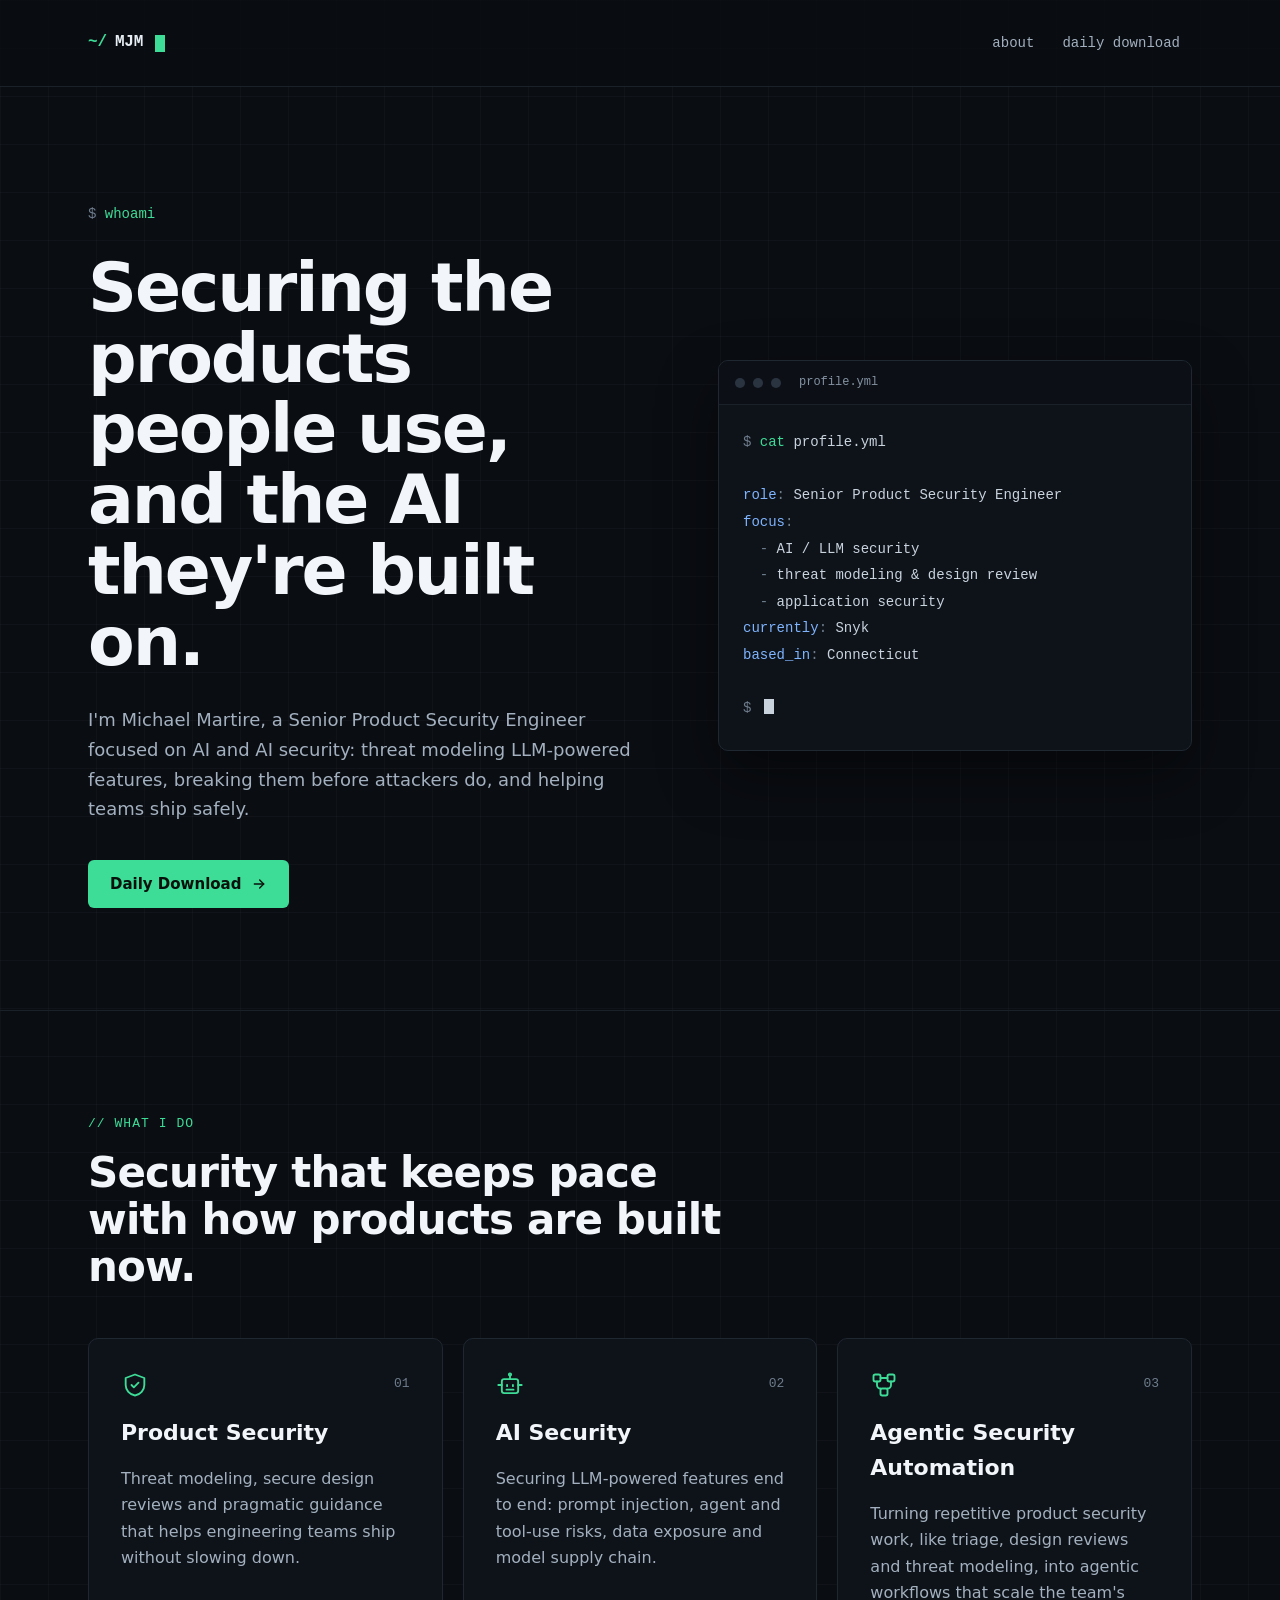
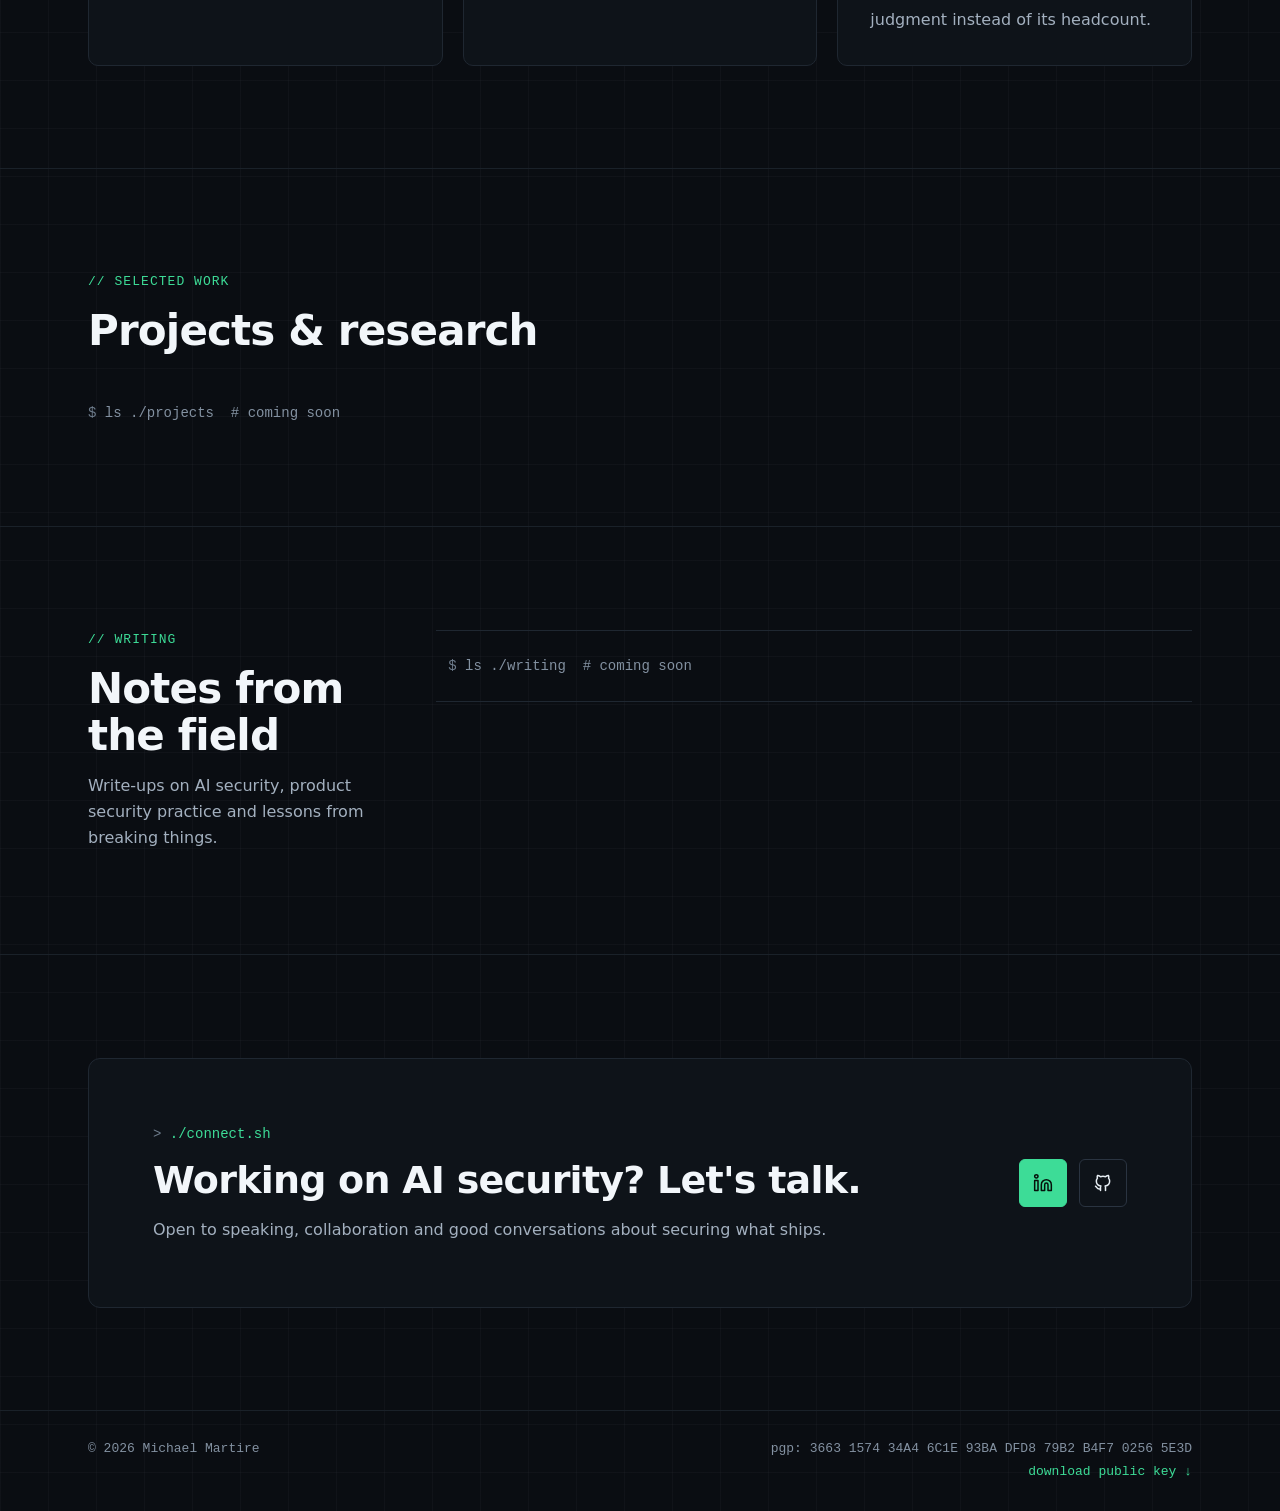
<file: index.html>
<!doctype html>
<html lang="en">
<head>
<meta charset="utf-8">
<meta name="viewport" content="width=device-width, initial-scale=1">
<meta http-equiv="Content-Security-Policy" content="default-src 'none'; style-src 'self' https://fonts.googleapis.com; font-src https://fonts.gstatic.com; img-src 'self'; base-uri 'self'; form-action 'none'">
<meta name="referrer" content="strict-origin-when-cross-origin">
<title>Michael Martire · Senior Product Security Engineer</title>
<meta name="description" content="Michael Martire is a Senior Product Security Engineer focused on AI and AI security.">
<meta name="theme-color" content="#0A0D12">
<meta property="og:type" content="website">
<meta property="og:title" content="Michael Martire · Senior Product Security Engineer">
<meta property="og:description" content="Securing the products people use, and the AI they're built on.">
<meta name="twitter:card" content="summary">
<link rel="icon" href="favicon.svg" type="image/svg+xml">
<link rel="preconnect" href="https://fonts.googleapis.com">
<link rel="preconnect" href="https://fonts.gstatic.com" crossorigin>
<link rel="stylesheet" href="https://fonts.googleapis.com/css2?family=Inter:wght@400;500;600&family=JetBrains+Mono:wght@400;500;600&family=Space+Grotesk:wght@500;600;700&display=swap">
<link rel="stylesheet" href="assets/css/styles.css">
</head>
<body>
<a class="skip-link" href="#main">Skip to content</a>

<header class="site-header">
  <nav class="container nav" aria-label="Primary">
    <a class="logo" href="./" aria-label="Michael Martire, home"><span class="logo__prefix">~/</span>MJM<span class="cursor" aria-hidden="true"></span></a>
    <ul class="nav__links">
      <li><a class="nav__link" href="#about">about</a></li>
      <li><a class="nav__link" href="daily_download/">daily download</a></li>
    </ul>
  </nav>
</header>

<main id="main">

  <section class="container hero" aria-labelledby="hero-title">
    <div class="hero__copy">
      <p class="prompt"><span class="prompt__sym">$</span> whoami</p>
      <h1 id="hero-title" class="hero__title">Securing the products people use, and the AI they're built on.</h1>
      <p class="lead">I'm Michael Martire, a Senior Product Security Engineer focused on AI and AI security: threat modeling LLM-powered features, breaking them before attackers do, and helping teams ship safely.</p>
      <div class="btn-row">
        <a class="btn btn--primary" href="daily_download/">Daily Download
          <svg aria-hidden="true" width="16" height="16" viewBox="0 0 24 24" fill="none" stroke="currentColor" stroke-width="2" stroke-linecap="round" stroke-linejoin="round"><path d="M5 12h14"/><path d="m13 6 6 6-6 6"/></svg>
        </a>
      </div>
    </div>

    <figure class="terminal" aria-label="Profile summary">
      <div class="terminal__bar" aria-hidden="true">
        <span class="terminal__dot"></span><span class="terminal__dot"></span><span class="terminal__dot"></span>
        <span class="terminal__name">profile.yml</span>
      </div>
<pre class="terminal__body"><span class="t-dim">$</span> <span class="t-accent">cat</span> profile.yml

<span class="t-key">role</span><span class="t-dim">:</span> Senior Product Security Engineer
<span class="t-key">focus</span><span class="t-dim">:</span>
  <span class="t-dim">-</span> AI / LLM security
  <span class="t-dim">-</span> threat modeling &amp; design review
  <span class="t-dim">-</span> application security
<span class="t-key">currently</span><span class="t-dim">:</span> Snyk
<span class="t-key">based_in</span><span class="t-dim">:</span> Connecticut

<span class="t-dim">$</span> <span class="cursor cursor--light" aria-hidden="true"></span></pre>
    </figure>
  </section>

  <section id="about" class="section" aria-labelledby="focus-title">
    <div class="container stack-48">
      <div class="section-head">
        <p class="eyebrow">// what I do</p>
        <h2 id="focus-title" class="h2">Security that keeps pace with how products are built now.</h2>
      </div>
      <div class="card-grid">
        <article class="card">
          <div class="card__top">
            <svg aria-hidden="true" width="28" height="28" viewBox="0 0 24 24" fill="none" stroke="var(--accent)" stroke-width="1.6" stroke-linecap="round" stroke-linejoin="round"><path d="M12 3 4 6v6c0 4.5 3.4 8.3 8 9 4.6-.7 8-4.5 8-9V6l-8-3Z"/><path d="m9 12 2 2 4-4"/></svg>
            <span class="card__num" aria-hidden="true">01</span>
          </div>
          <h3 class="card__title">Product Security</h3>
          <p class="body-muted">Threat modeling, secure design reviews and pragmatic guidance that helps engineering teams ship without slowing down.</p>
        </article>
        <article class="card">
          <div class="card__top">
            <svg aria-hidden="true" width="28" height="28" viewBox="0 0 24 24" fill="none" stroke="var(--accent)" stroke-width="1.6" stroke-linecap="round" stroke-linejoin="round"><rect x="5" y="7" width="14" height="12" rx="2"/><path d="M12 7V4"/><circle cx="12" cy="3" r="1"/><path d="M9.5 12v1"/><path d="M14.5 12v1"/><path d="M9 16h6"/><path d="M2 12h3"/><path d="M19 12h3"/></svg>
            <span class="card__num" aria-hidden="true">02</span>
          </div>
          <h3 class="card__title">AI Security</h3>
          <p class="body-muted">Securing LLM-powered features end to end: prompt injection, agent and tool-use risks, data exposure and model supply chain.</p>
        </article>
        <article class="card">
          <div class="card__top">
            <svg aria-hidden="true" width="28" height="28" viewBox="0 0 24 24" fill="none" stroke="var(--accent)" stroke-width="1.6" stroke-linecap="round" stroke-linejoin="round"><rect x="3" y="3" width="6" height="6" rx="1.5"/><rect x="15" y="3" width="6" height="6" rx="1.5"/><rect x="9" y="15" width="6" height="6" rx="1.5"/><path d="M9 6h6"/><path d="M6 9v3a3 3 0 0 0 3 3"/><path d="M18 9v3a3 3 0 0 1-3 3"/></svg>
            <span class="card__num" aria-hidden="true">03</span>
          </div>
          <h3 class="card__title">Agentic Security Automation</h3>
          <p class="body-muted">Turning repetitive product security work, like triage, design reviews and threat modeling, into agentic workflows that scale the team's judgment instead of its headcount.</p>
        </article>
      </div>
    </div>
  </section>

  <section id="work" class="section" aria-labelledby="work-title">
    <div class="container stack-48">
      <div class="section-head">
        <p class="eyebrow">// selected work</p>
        <h2 id="work-title" class="h2">Projects &amp; research</h2>
      </div>
      <!-- Projects go here: copy a .card.card--project block from reference.html -->
      <p class="empty-note"><span class="prompt__sym">$</span> ls ./projects &nbsp;# coming soon</p>
    </div>
  </section>

  <section id="writing" class="section" aria-labelledby="writing-title">
    <div class="container writing">
      <div class="writing__intro">
        <p class="eyebrow">// writing</p>
        <h2 id="writing-title" class="h2">Notes from the field</h2>
        <p class="body-muted">Write-ups on AI security, product security practice and lessons from breaking things.</p>
      </div>
      <ul class="writing__list">
        <!-- Posts go here: <li><a class="post" href="...">...</a></li> -->
        <li class="writing__empty"><p class="empty-note"><span class="prompt__sym">$</span> ls ./writing &nbsp;# coming soon</p></li>
      </ul>
    </div>
  </section>

  <section id="contact" class="section" aria-labelledby="contact-title">
    <div class="container">
      <div class="contact">
        <div class="contact__copy">
          <p class="prompt"><span class="prompt__sym">&gt;</span> ./connect.sh</p>
          <h2 id="contact-title" class="contact__title">Working on AI security? Let's talk.</h2>
          <p class="body-muted">Open to speaking, collaboration and good conversations about securing what ships.</p>
        </div>
        <div class="btn-row">
          <a class="btn btn--icon btn--primary" href="https://www.linkedin.com/in/michaeljmartire/" target="_blank" rel="noopener noreferrer" aria-label="LinkedIn (opens in a new tab)">
            <svg aria-hidden="true" width="20" height="20" viewBox="0 0 24 24" fill="none" stroke="currentColor" stroke-width="1.8" stroke-linecap="round" stroke-linejoin="round"><path d="M16 8a6 6 0 0 1 6 6v7h-4v-7a2 2 0 0 0-4 0v7h-4v-7a6 6 0 0 1 6-6Z"/><rect x="2" y="9" width="4" height="12"/><circle cx="4" cy="4" r="2"/></svg>
          </a>
          <a class="btn btn--icon" href="https://github.com/VulnShade" target="_blank" rel="noopener noreferrer" aria-label="GitHub (opens in a new tab)">
            <svg aria-hidden="true" width="20" height="20" viewBox="0 0 24 24" fill="none" stroke="currentColor" stroke-width="1.8" stroke-linecap="round" stroke-linejoin="round"><path d="M9 19c-4.3 1.4-4.3-2.5-6-3m12 5v-3.5c0-1 .1-1.4-.5-2 2.8-.3 5.5-1.4 5.5-6a4.6 4.6 0 0 0-1.3-3.2 4.2 4.2 0 0 0-.1-3.2s-1.1-.3-3.5 1.3a12.3 12.3 0 0 0-6.2 0C6.5 2.8 5.4 3.1 5.4 3.1a4.2 4.2 0 0 0-.1 3.2A4.6 4.6 0 0 0 4 9.5c0 4.6 2.7 5.7 5.5 6-.6.6-.6 1.2-.5 2V21"/></svg>
          </a>
        </div>
      </div>
    </div>
  </section>

</main>

<footer class="site-footer">
  <div class="container">
    <span>© 2026 Michael Martire</span>
    <div class="footer-key">
      <span>pgp: 3663 1574 34A4 6C1E 93BA DFD8 79B2 B4F7 0256 5E3D</span>
      <a class="footer-key__link" href="pgp.asc" download="michael-martire-pgp.asc">download public key ↓</a>
    </div>
  </div>
</footer>
</body>
</html>
</file>
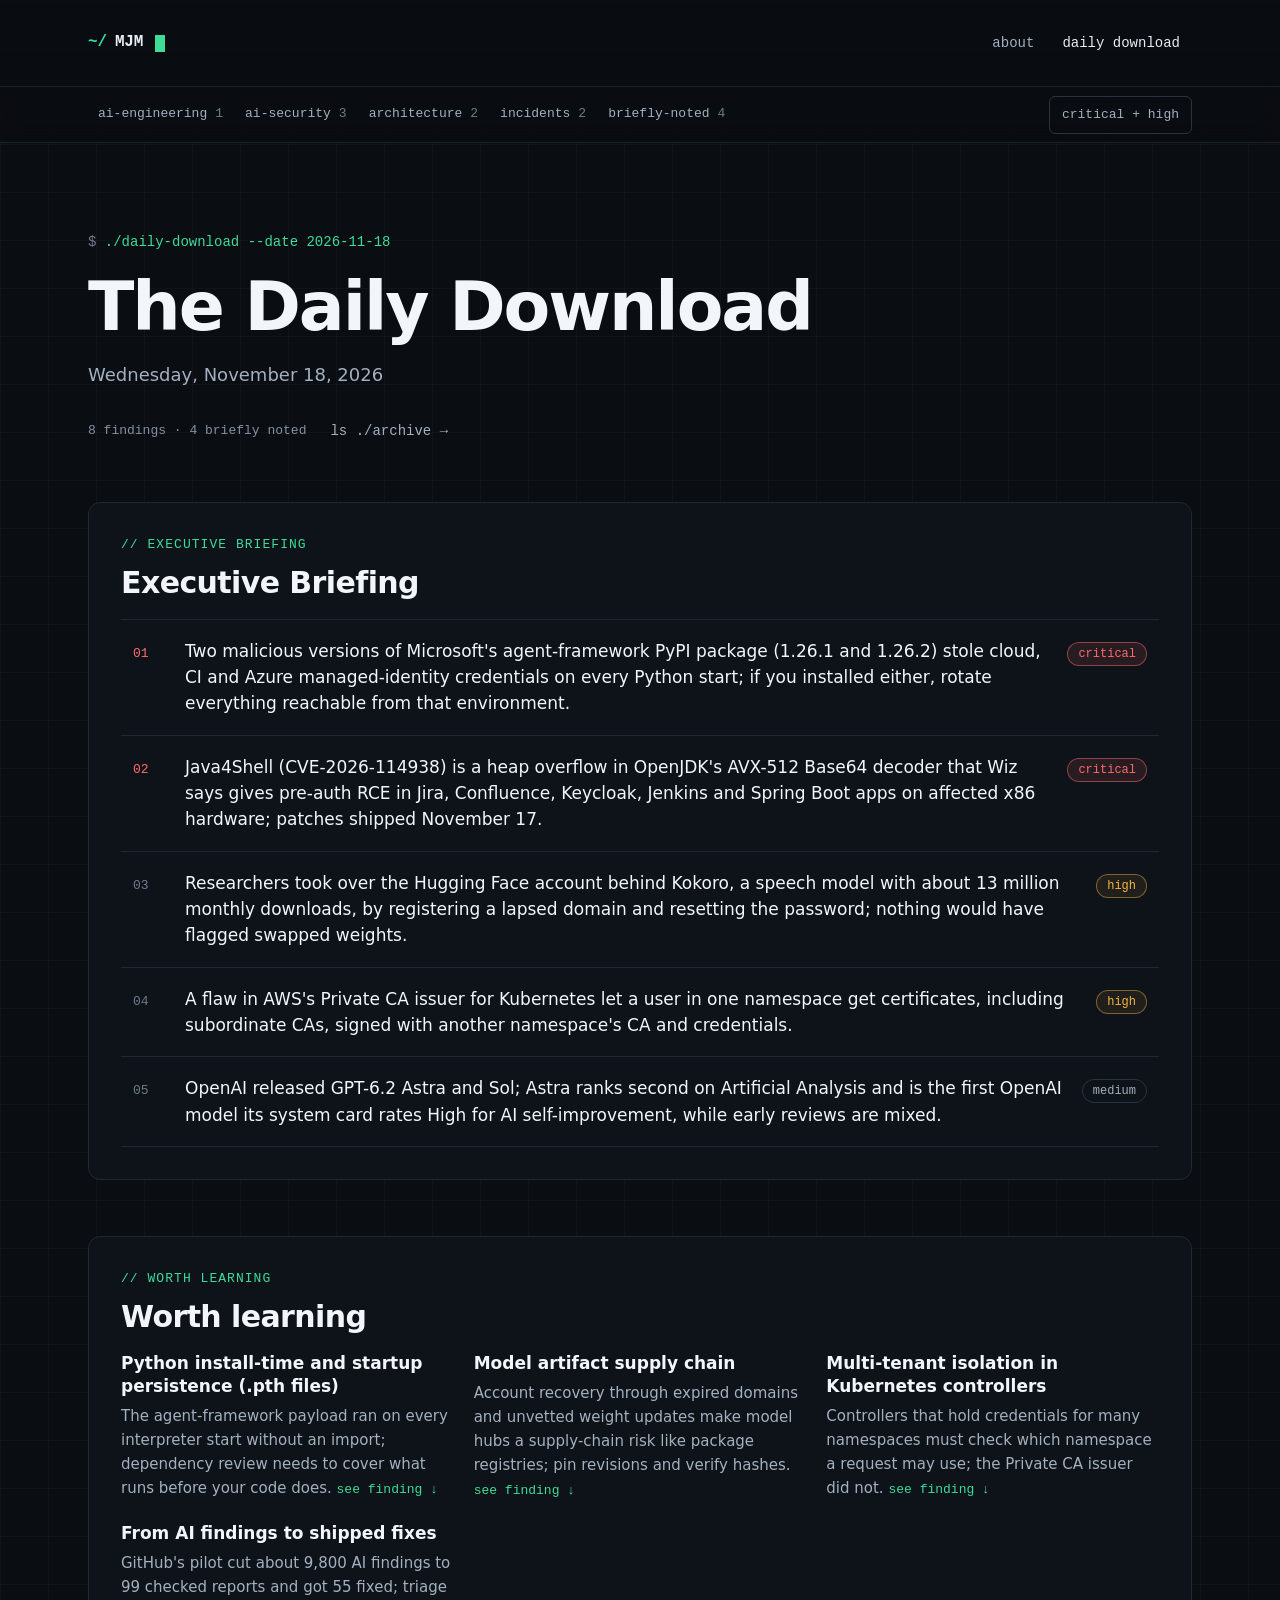
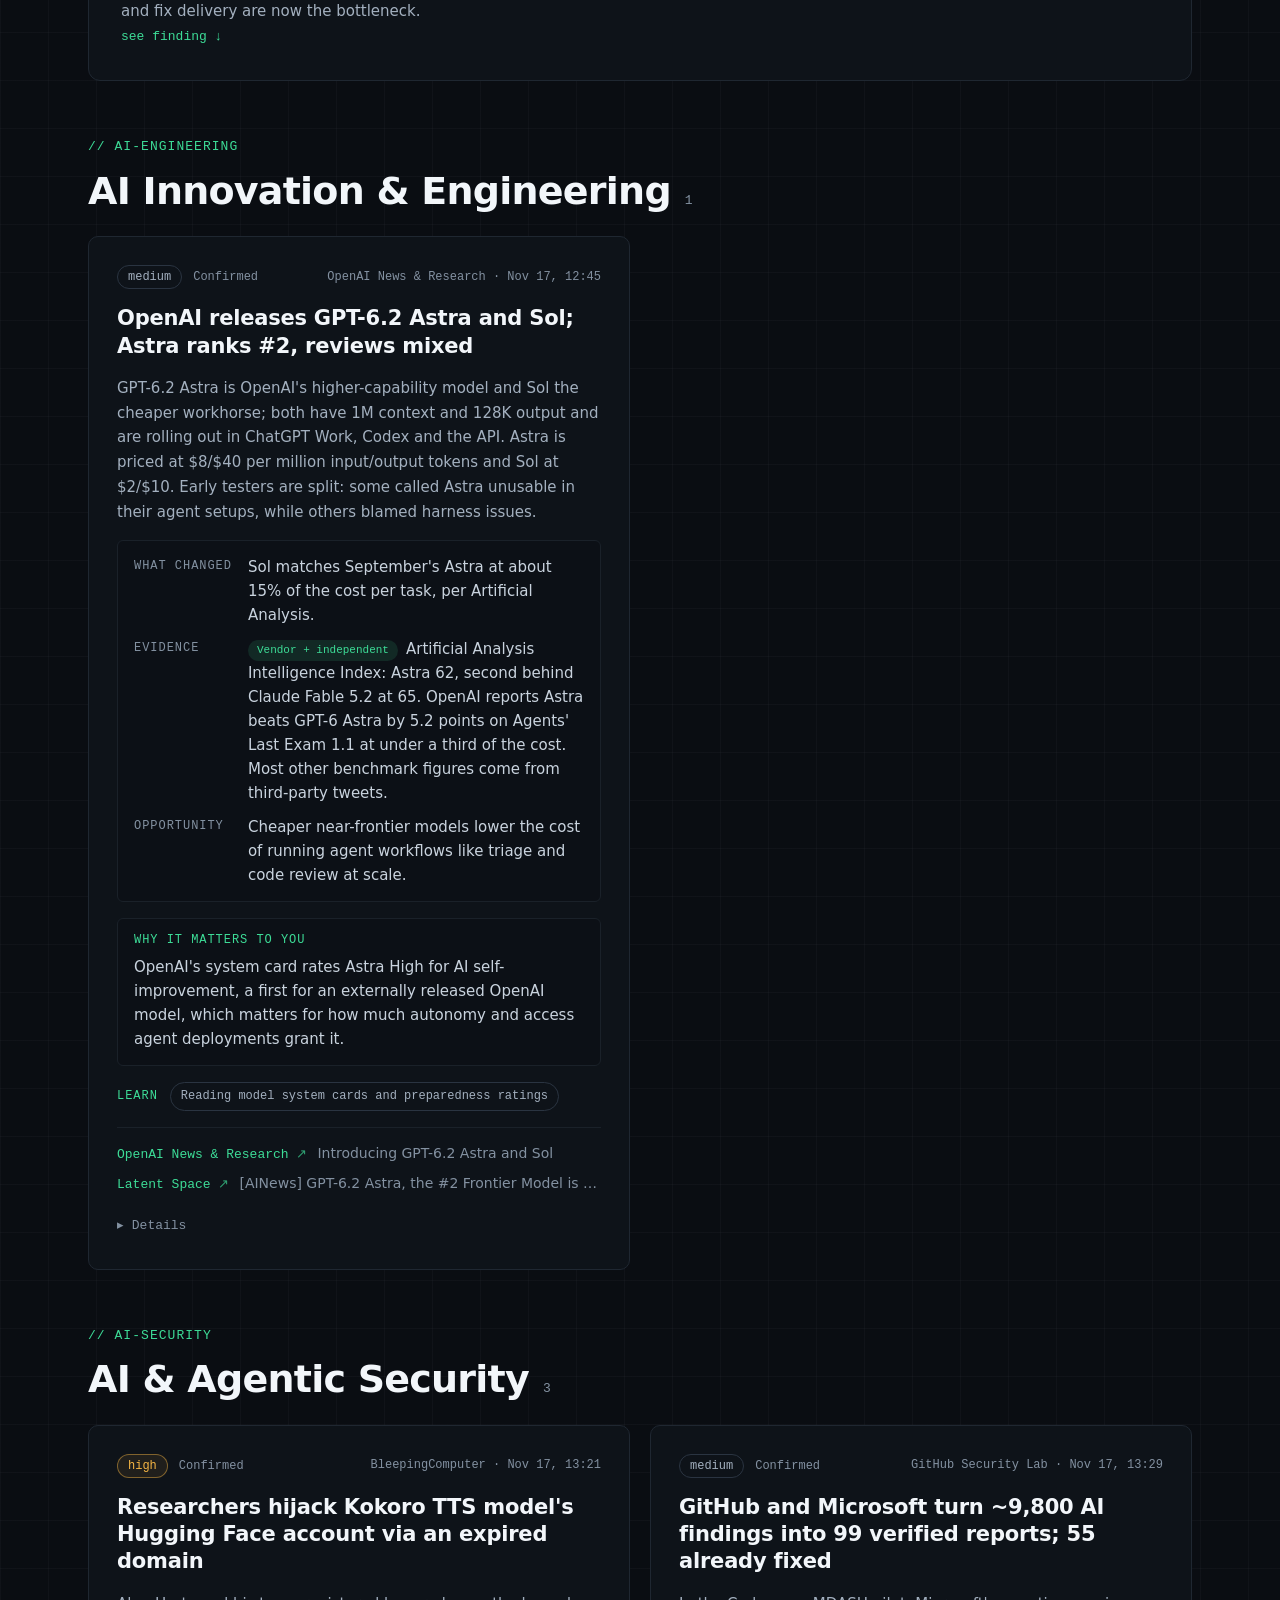
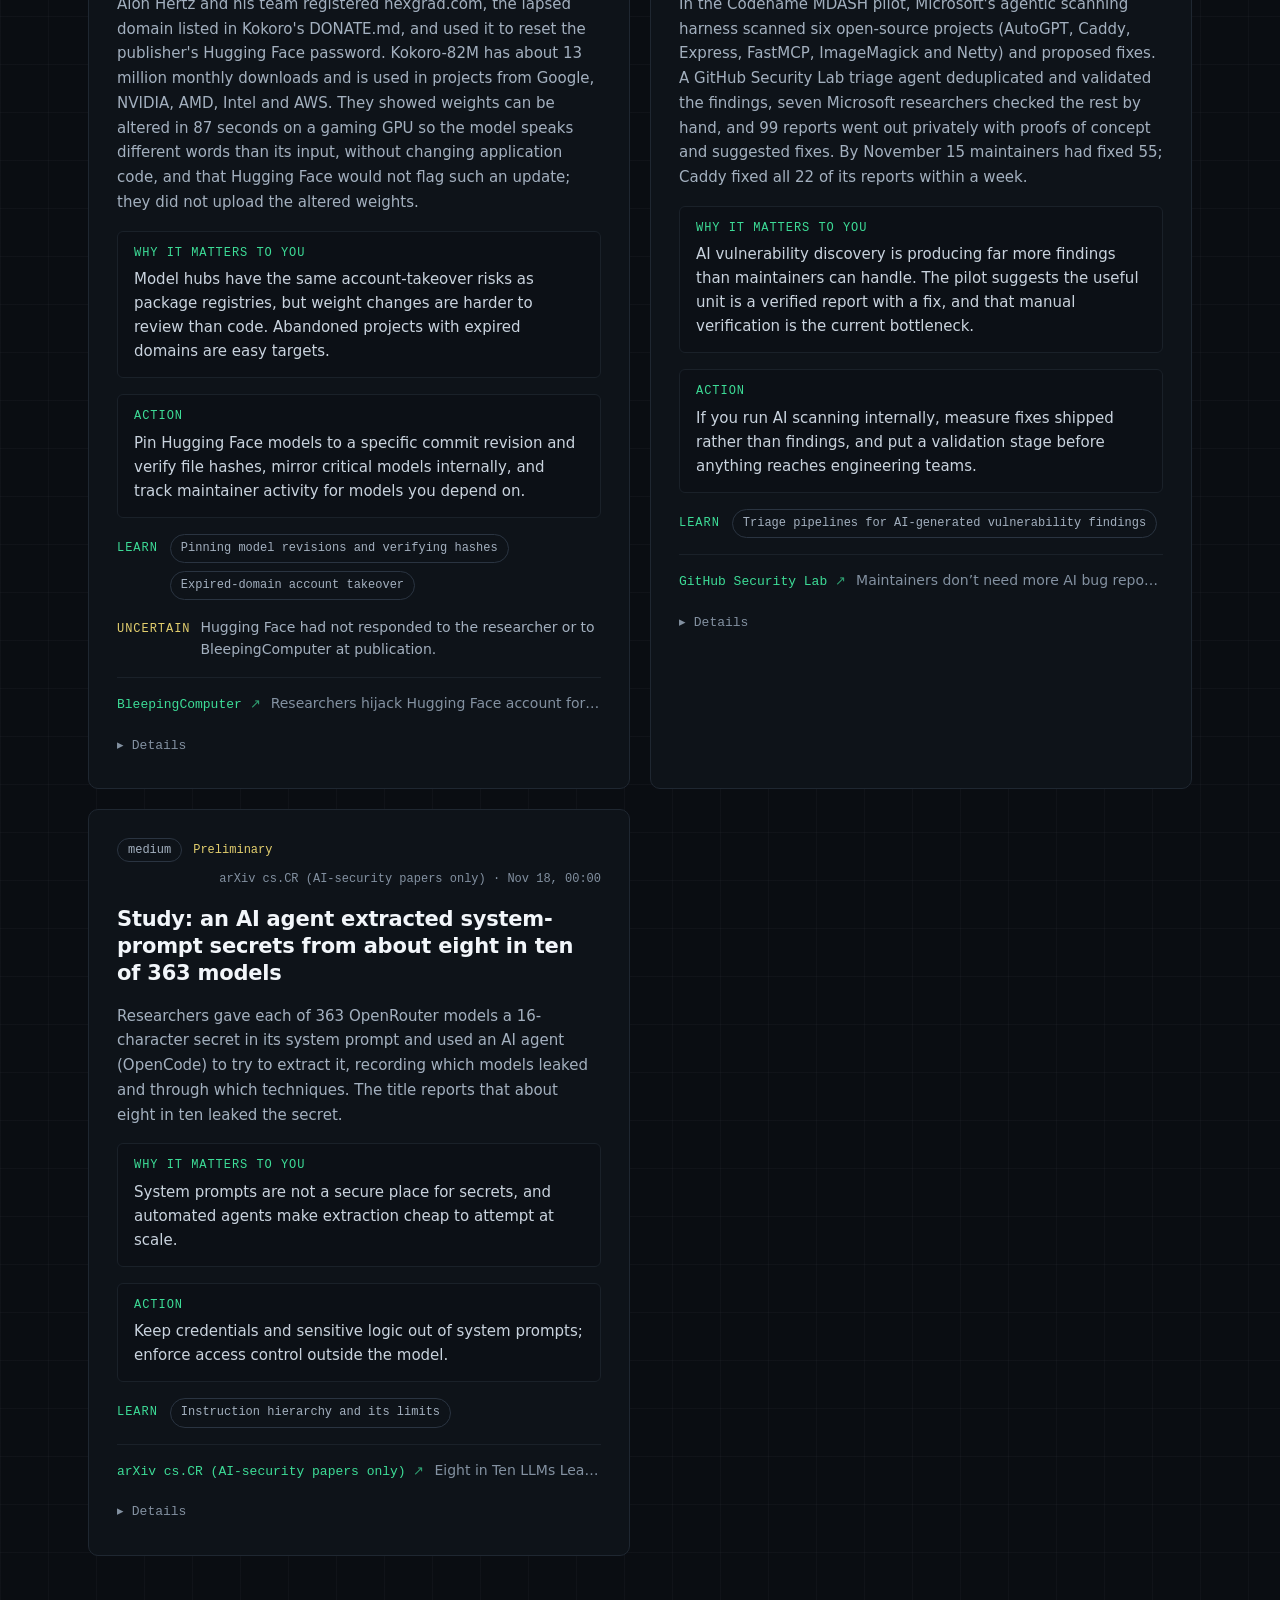
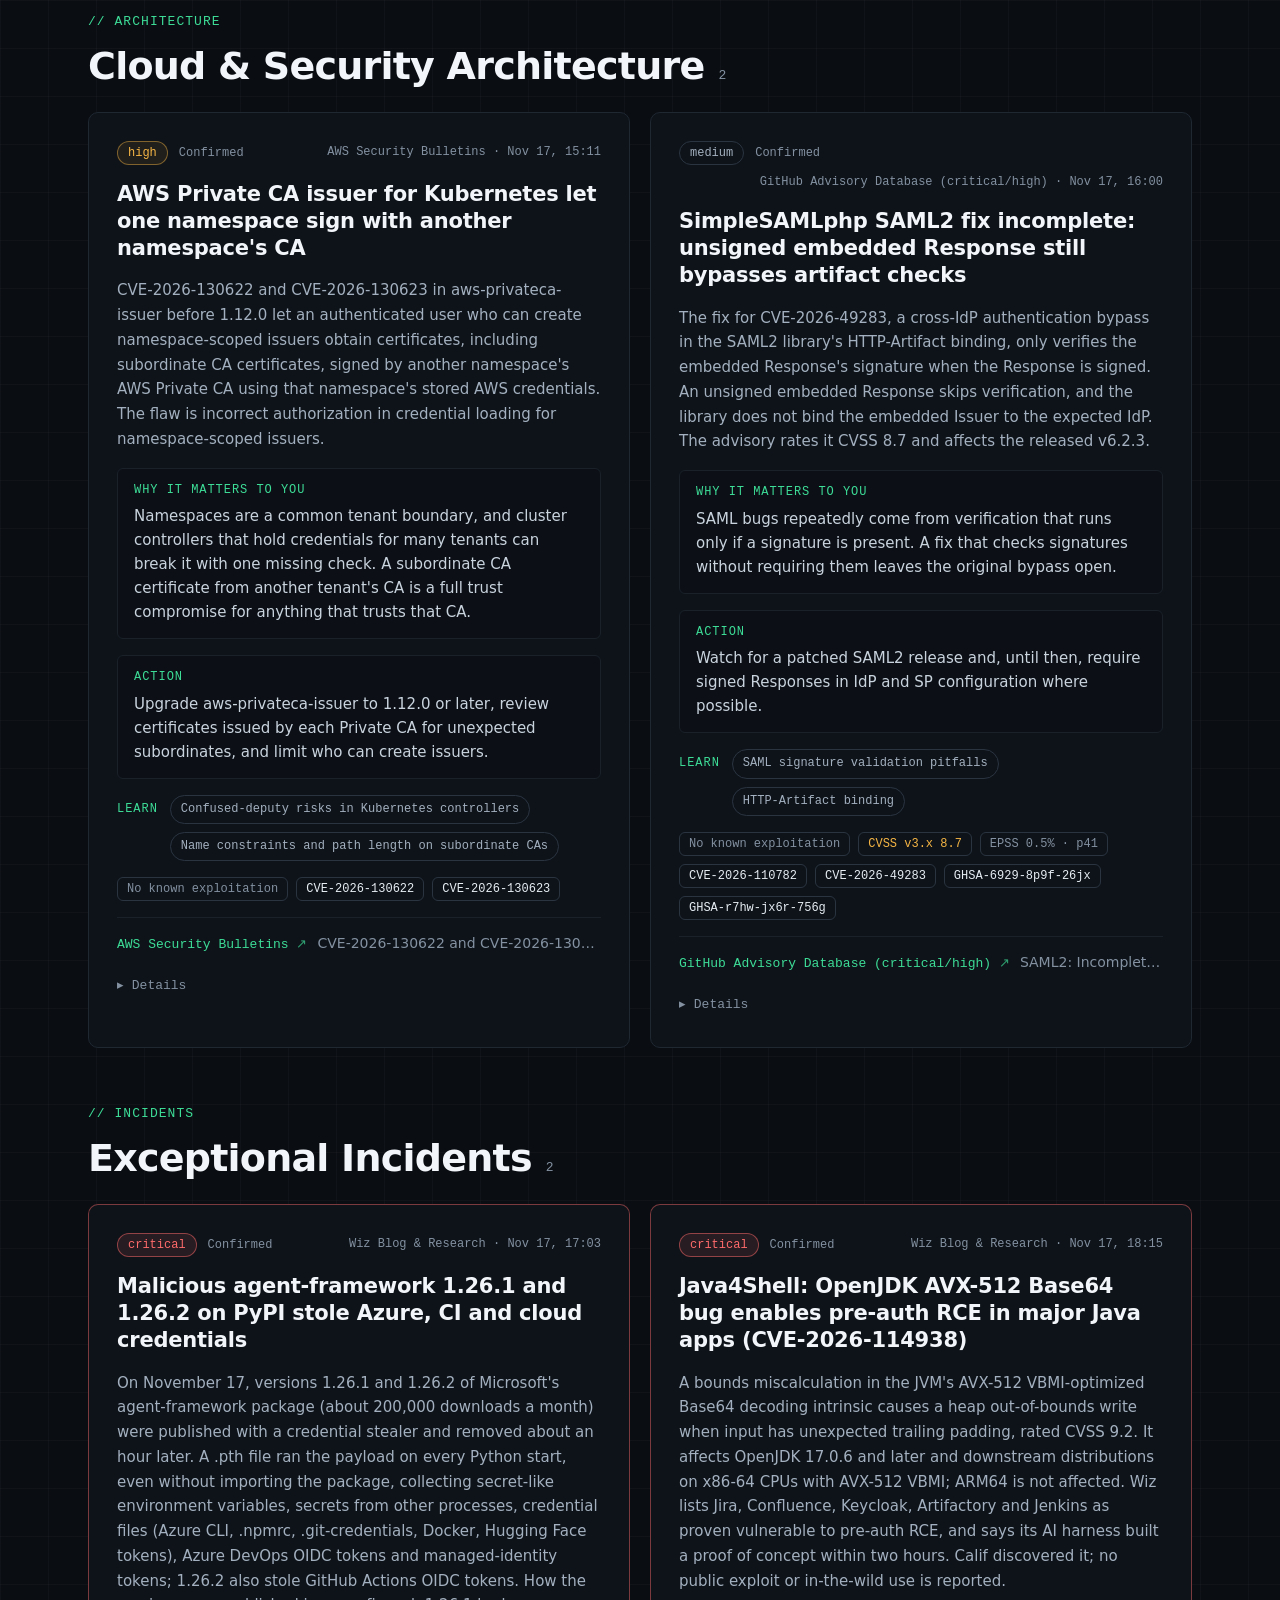
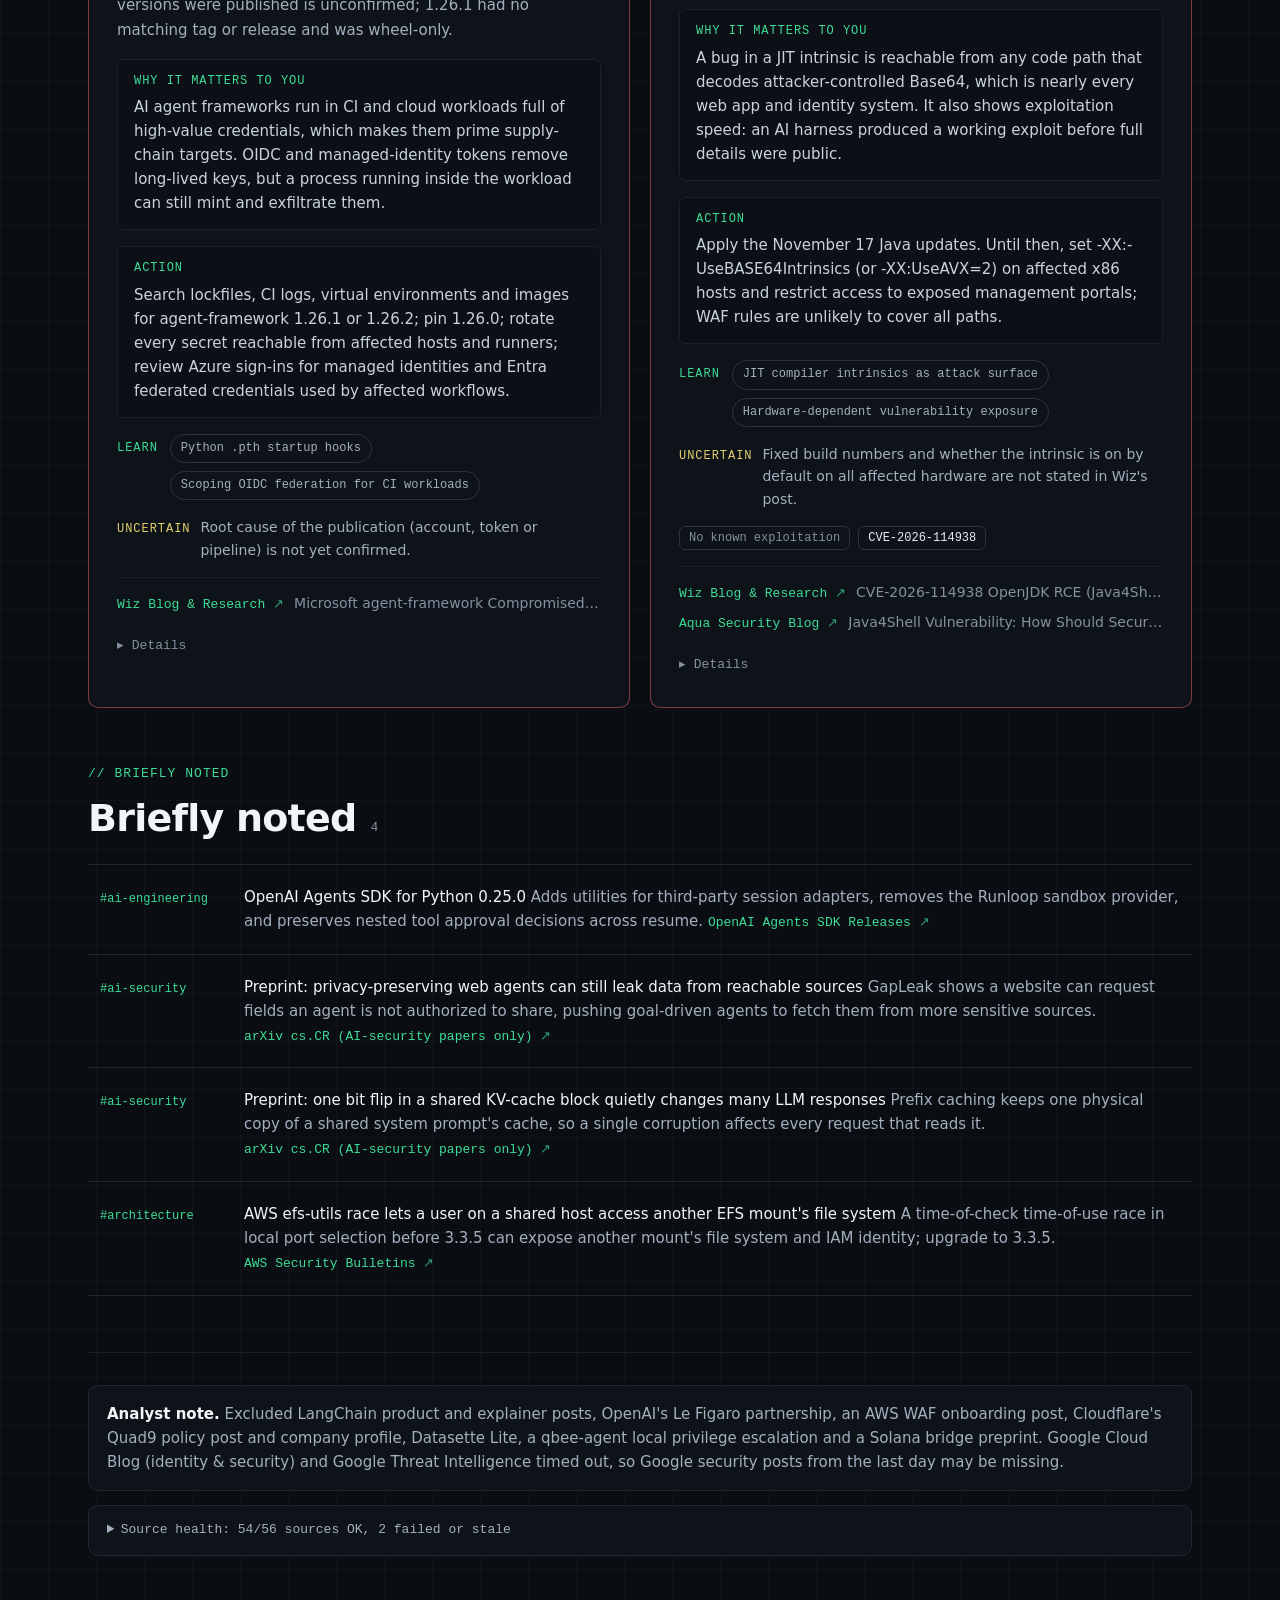
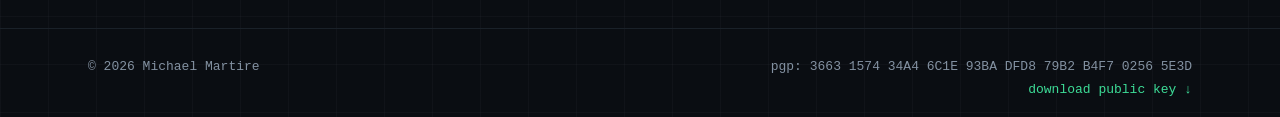
<file: daily_download/index.html>
<!doctype html>
<html lang="en">
<head>
<meta charset="utf-8">
<meta name="viewport" content="width=device-width, initial-scale=1, viewport-fit=cover">
<meta http-equiv="Content-Security-Policy" content="default-src 'none'; style-src 'sha256-er/R8fLKw+guc+b2OwRnasdYmYFAkmPl0AyGx0vpHWQ=' https://fonts.googleapis.com; font-src https://fonts.gstatic.com; script-src 'sha256-0RkCFBpBY1RzommdmKgF4uUsyYqZt9mP1wZc7C29pE0='; img-src data:; base-uri 'none'; form-action 'none'">
<meta name="referrer" content="no-referrer">
<meta name="theme-color" content="#0A0D12">
<title>The Daily Download · 2026-11-18</title>
<meta name="description" content="Two malicious versions of Microsoft&#x27;s agent-framework PyPI package (1.26.1 and 1.26.2) stole cloud, CI and Azure managed-identity credentials on every Python start; if you installed either, rotate everything reachable from that environment.">
<link rel="icon" type="image/svg+xml" href="data:image/svg+xml,%3Csvg xmlns=%22http://www.w3.org/2000/svg%22 viewBox=%220 0 64 64%22 role=%22img%22 aria-label=%22The Daily Download%22%3E%3Crect width=%2264%22 height=%2264%22 rx=%2212%22 fill=%22%230A0D12%22/%3E%3Ctext x=%228%22 y=%2242%22 font-family=%22JetBrains Mono, ui-monospace, monospace%22 font-size=%2226%22 font-weight=%22600%22 fill=%22%233DDC97%22%3E~/%3C/text%3E%3Crect x=%2244%22 y=%2220%22 width=%2210%22 height=%2226%22 fill=%22%233DDC97%22/%3E%3C/svg%3E">
<link rel="preconnect" href="https://fonts.googleapis.com">
<link rel="preconnect" href="https://fonts.gstatic.com" crossorigin>
<link rel="stylesheet" href="https://fonts.googleapis.com/css2?family=Inter:wght@400;500;600&family=JetBrains+Mono:wght@400;500;600&family=Space+Grotesk:wght@500;600;700&display=swap">
<style>/* The Daily Download: styled to match the personal site (dark, one green accent, faint grid, mono labels). */
:root {
  /* Surfaces */
  --bg: #0A0D12;
  --surface: #0E1319;
  --surface-alt: #0C1016;
  --surface-hover: #10151C;

  /* Lines */
  --line: #1A2129;
  --line-card: #1F2731;
  --line-strong: #2A3441;
  --line-hover: #2E3A48;

  /* Text */
  --text-strong: #F2F6FA;
  --text: #E6EDF3;
  --text-code: #C9D3DE;
  --text-muted: #A3B0BF;
  --text-faint: #8391A1;
  --text-dim: #6E7C8C;

  /* Accent (one accent only) */
  --accent: #3DDC97;
  --accent-soft: rgba(61, 220, 151, 0.12);
  --on-accent: #06110B;

  /* Status colours: used only for priority and exploitation signals */
  --critical: #FF6B6B;
  --high: #F5B544;
  --medium: #E3CF6E;

  /* Type */
  --font-display: "Space Grotesk", system-ui, sans-serif;
  --font-body: "Inter", system-ui, sans-serif;
  --font-mono: "JetBrains Mono", ui-monospace, SFMono-Regular, Menlo, Consolas, monospace;

  /* Layout */
  --container: 1200px;
  --gutter: clamp(16px, 4vw, 48px);
  --radius-sm: 6px;
  --radius: 10px;
  --radius-lg: 12px;
  --grid-line: rgba(148, 163, 184, 0.045);
  color-scheme: dark;
}

/* ---------- Base ---------- */
*, *::before, *::after { box-sizing: border-box; }
html { scroll-behavior: smooth; scroll-padding-top: 72px; }
body {
  margin: 0;
  min-height: 100vh;
  display: flex;
  flex-direction: column;
  background-color: var(--bg);
  background-image:
    linear-gradient(var(--grid-line) 1px, transparent 1px),
    linear-gradient(90deg, var(--grid-line) 1px, transparent 1px);
  background-size: 48px 48px;
  color: var(--text);
  font-family: var(--font-body);
  font-size: 16px;
  line-height: 1.6;
  -webkit-font-smoothing: antialiased;
}
main { flex: 1 0 auto; }
a { color: var(--text); text-decoration: none; }
a:hover { color: #FFFFFF; }
a:focus-visible, button:focus-visible, summary:focus-visible { outline: 2px solid var(--accent); outline-offset: 3px; border-radius: 4px; }
h1, h2, h3, h4, p { margin: 0; }
code { font-family: var(--font-mono); font-size: .9em; }

.container { max-width: var(--container); margin: 0 auto; padding-inline: var(--gutter); }

.skip-link {
  position: absolute; left: 16px; top: -48px;
  padding: 10px 14px; background: var(--accent); color: var(--on-accent);
  border-radius: var(--radius-sm); font-weight: 600; z-index: 30;
}
.skip-link:focus { top: 12px; }

.cursor {
  display: inline-block; width: 10px; height: 1.05em;
  vertical-align: -0.15em; margin-left: 4px;
  background: var(--accent);
  animation: blink 1.1s steps(1) infinite;
}
@keyframes blink { 50% { opacity: 0; } }

/* ---------- Site header (same as the rest of the site) ---------- */
.site-header { border-bottom: 1px solid var(--line); background: rgba(10, 13, 18, 0.85); }
.site-nav {
  display: flex; flex-wrap: wrap; align-items: center;
  justify-content: space-between; gap: 16px; padding-block: 20px;
}
.logo {
  display: flex; align-items: center; gap: 8px; min-height: 44px;
  font-family: var(--font-mono); font-size: 16px; font-weight: 600; letter-spacing: -0.01em;
}
.logo__prefix { color: var(--accent); }
.site-nav__links {
  display: flex; flex-wrap: wrap; align-items: center; gap: 4px;
  font-family: var(--font-mono); font-size: 14px; list-style: none; margin: 0; padding: 0;
}
.site-nav__link { display: inline-block; padding: 12px; color: var(--text-muted); }
.site-nav__link:hover, .site-nav__link[aria-current="page"] { color: var(--text); }

/* ---------- Section bar (sticky) ---------- */
.subbar {
  position: sticky; top: 0; z-index: 20;
  background: rgba(10, 13, 18, 0.92);
  backdrop-filter: blur(10px); -webkit-backdrop-filter: blur(10px);
  border-bottom: 1px solid var(--line);
}
.subbar-inner { position: relative; display: flex; align-items: center; gap: 16px; padding-block: 8px; }
.nav { display: flex; gap: 2px; overflow-x: auto; flex: 1; scrollbar-width: none; font-family: var(--font-mono); font-size: 13px; }
.nav::-webkit-scrollbar { display: none; }
.nav a {
  display: inline-flex; align-items: center; gap: 8px; padding: 9px 10px; border-radius: var(--radius-sm);
  color: var(--text-muted); white-space: nowrap;
}
.nav a b { font-weight: 400; color: var(--text-dim); }
.nav a:hover { color: var(--text); background: var(--surface-hover); }
/* Active section: same look as the site's primary button (solid green, dark text) */
.nav a.active, .nav a.active:hover { color: var(--on-accent); background: var(--accent); font-weight: 600; }
.nav a.active b { color: var(--on-accent); }
.tools { display: flex; gap: 8px; margin-left: auto; }
.tool {
  font: 400 13px/1 var(--font-mono); color: var(--text-muted); background: transparent;
  border: 1px solid var(--line-strong); border-radius: var(--radius-sm);
  min-height: 38px; padding: 0 12px; cursor: pointer; white-space: nowrap;
  display: inline-flex; align-items: center; justify-content: center;
}
.tool:hover { border-color: var(--line-hover); color: var(--text); }
.tool[aria-pressed="true"] { background: var(--accent-soft); border-color: transparent; color: var(--accent); }
.nav-toggle { display: none; }

/* ---------- Shared text ---------- */
.eyebrow { font-family: var(--font-mono); font-size: 13px; letter-spacing: 0.08em; text-transform: uppercase; color: var(--accent); }
.prompt { font-family: var(--font-mono); font-size: 14px; color: var(--accent); }
.prompt__sym { color: var(--text-dim); }
.text-link { font-family: var(--font-mono); font-size: 14px; color: var(--text-muted); padding: 12px 0; display: inline-block; }
.text-link:hover { color: var(--text); }

/* ---------- Banners ---------- */
.fixture-banner {
  background: rgba(245, 181, 68, 0.12); border-bottom: 1px solid rgba(245, 181, 68, 0.35);
  color: var(--high); font: 500 13px/1.5 var(--font-mono); text-align: center; padding: 10px 16px;
}

/* ---------- Hero ---------- */
.hero { display: flex; flex-direction: column; gap: 18px; padding-block: clamp(48px, 7vw, 88px) clamp(32px, 4vw, 48px); }
.hero__title {
  font-family: var(--font-display); font-weight: 600;
  font-size: clamp(40px, 5.6vw, 68px); line-height: 1.04; letter-spacing: -0.03em; color: var(--text-strong);
}
.hero__date { font-size: 18px; line-height: 1.65; color: var(--text-muted); }
.hero__meta { display: flex; flex-wrap: wrap; align-items: center; gap: 4px 24px; }
.hero__stats { font-family: var(--font-mono); font-size: 13px; color: var(--text-faint); }

.wrap { padding-bottom: 72px; display: flex; flex-direction: column; gap: 56px; }

/* ---------- Panels: executive briefing, worth learning ---------- */
.panel { border: 1px solid var(--line-card); border-radius: var(--radius-lg); background: var(--surface); padding: clamp(20px, 3vw, 32px); }
.panel-head { display: flex; flex-direction: column; gap: 10px; margin-bottom: 18px; }
.panel-title { font-family: var(--font-display); font-weight: 600; font-size: clamp(24px, 2.6vw, 30px); line-height: 1.15; letter-spacing: -0.02em; color: var(--text-strong); }

.executive ol { list-style: none; margin: 0; padding: 0; border-top: 1px solid var(--line-card); }
.executive li { border-bottom: 1px solid var(--line-card); }
.exec-item { display: grid; grid-template-columns: 36px 1fr auto; gap: 16px; align-items: baseline; padding: 18px 12px; color: var(--text); }
a.exec-item:hover { background: var(--surface-hover); color: var(--text); }
.exec-item .num { font: 400 13px/1.6 var(--font-mono); color: var(--text-dim); }
.exec-text { font-size: 17px; line-height: 1.55; color: var(--text-strong); }
.exec-critical .num { color: var(--critical); }

.learning ul { margin: 0; padding: 0; list-style: none; display: grid; grid-template-columns: repeat(auto-fit, minmax(min(100%, 260px), 1fr)); gap: 20px; }
.learning li { display: flex; flex-direction: column; gap: 6px; }
.learning li b { font: 600 17px/1.35 var(--font-display); color: var(--text-strong); }
.learning li p { font-size: 15px; line-height: 1.6; color: var(--text-muted); }
.learning li a { font-family: var(--font-mono); font-size: 13px; color: var(--accent); white-space: nowrap; }

/* ---------- Sections ---------- */
.section { display: flex; flex-direction: column; gap: 24px; }
.section-head { display: flex; flex-direction: column; gap: 12px; }
.section-title {
  display: flex; align-items: baseline; gap: 14px; flex-wrap: wrap;
  font-family: var(--font-display); font-weight: 600; font-size: clamp(28px, 3vw, 38px);
  line-height: 1.12; letter-spacing: -0.02em; color: var(--text-strong);
}
.section-title small { font: 400 13px/1 var(--font-mono); color: var(--text-faint); letter-spacing: 0; }
.grid { display: grid; grid-template-columns: repeat(auto-fill, minmax(min(100%, 480px), 1fr)); gap: 20px; }

/* ---------- Cards ---------- */
.card {
  background: var(--surface); border: 1px solid var(--line-card); border-radius: var(--radius);
  padding: 28px; display: flex; flex-direction: column; gap: 16px; min-width: 0;
  transition: border-color 0.2s ease;
}
.card:hover { border-color: var(--line-hover); }
.card:target { border-color: var(--accent); }
.card.prio-critical { border-color: rgba(255, 107, 107, 0.45); }
.card-head { display: flex; flex-wrap: wrap; align-items: center; gap: 8px; }
.card-head .meta { margin-left: auto; font-family: var(--font-mono); font-size: 12px; color: var(--text-faint); }
.card h3 { font: 600 21px/1.3 var(--font-display); letter-spacing: -0.01em; color: var(--text-strong); }
.summary { font-size: 15px; line-height: 1.65; color: var(--text-muted); }

/* Pills: mono tags in the site style; colour only where it carries meaning */
.pill, .conf { font: 400 12px/1 var(--font-mono); padding: 5px 10px; border-radius: 999px; border: 1px solid var(--line-strong); color: var(--text-muted); white-space: nowrap; }
.pill-critical { color: var(--critical); border-color: rgba(255, 107, 107, 0.5); background: rgba(255, 107, 107, 0.1); }
.pill-high { color: var(--high); border-color: rgba(245, 181, 68, 0.45); background: rgba(245, 181, 68, 0.08); }
.pill-medium { color: var(--text-muted); }
.pill-low { color: var(--text-faint); }
.pill-update { color: var(--accent); border-color: transparent; background: var(--accent-soft); }
.conf { border-color: transparent; padding-inline: 2px; color: var(--text-faint); }
.conf-preliminary, .conf-conflicting { color: var(--medium); }

.block { border-radius: var(--radius-sm); padding: 14px 16px; background: var(--surface-alt); border: 1px solid var(--line); }
.block h4 { margin-bottom: 6px; font: 400 12px/1.3 var(--font-mono); letter-spacing: .08em; text-transform: uppercase; color: var(--accent); }
.block p { font-size: 15px; line-height: 1.6; color: var(--text-code); }

/* capability: what changed / evidence / opportunity */
dl.capability { margin: 0; display: grid; grid-template-columns: max-content 1fr; gap: 10px 16px; padding: 14px 16px;
  border: 1px solid var(--line); border-radius: var(--radius-sm); background: var(--surface-alt); font-size: 15px; }
dl.capability dt { font: 400 12px/1.9 var(--font-mono); letter-spacing: .08em; text-transform: uppercase; color: var(--text-faint); }
dl.capability dd { margin: 0; color: var(--text-code); min-width: 0; line-height: 1.6; }
.ev { display: inline-block; font: 400 11px/1 var(--font-mono); padding: 4px 8px; border-radius: 999px; margin-right: 8px;
  border: 1px solid var(--line-strong); color: var(--text-muted); vertical-align: 1px; }
.ev-independent, .ev-peer-reviewed, .ev-mixed { color: var(--accent); border-color: transparent; background: var(--accent-soft); }
.ev-vendor-claim, .ev-preprint { color: var(--medium); border-color: rgba(227, 207, 110, 0.4); }

/* learn */
.learn { display: flex; gap: 12px; align-items: baseline; }
.learn > span { font: 400 12px/1 var(--font-mono); letter-spacing: .08em; text-transform: uppercase; color: var(--accent); flex: none; }
.learn ul { margin: 0; padding: 0; list-style: none; display: flex; flex-wrap: wrap; gap: 8px; font-family: var(--font-mono); font-size: 12px; }
.learn li { padding: 4px 10px; border: 1px solid var(--line-strong); border-radius: 999px; color: var(--text-muted); }

.update-note, .uncertainty { font-size: 14px; color: var(--text-muted); display: flex; gap: 10px; align-items: baseline; }
.update-note span, .uncertainty span { font: 400 12px/1 var(--font-mono); letter-spacing: .08em; text-transform: uppercase; flex: none; }
.update-note span { color: var(--accent); }
.uncertainty span { color: var(--medium); }

/* Signal chips */
.chips { display: flex; flex-wrap: wrap; gap: 8px; }
.chips:empty { display: none; }
.chip { font: 400 12px/1 var(--font-mono); padding: 5px 9px; border-radius: var(--radius-sm); border: 1px solid var(--line-strong); color: var(--text-muted); white-space: nowrap; }
.chip-kev, .chip-exploit { color: var(--critical); border-color: rgba(255, 107, 107, 0.5); background: rgba(255, 107, 107, 0.08); }
.chip-reported { color: var(--high); border-color: rgba(245, 181, 68, 0.45); }
.chip-poc { color: var(--medium); border-color: rgba(227, 207, 110, 0.4); }
.chip-sev-crit { color: var(--critical); }
.chip-sev-high { color: var(--high); }
.chip-muted { color: var(--text-faint); }
a.chip-id { color: var(--text); }
a.chip-id:hover { border-color: var(--accent); color: var(--accent); }

/* Source links */
.links { list-style: none; margin: 0; padding: 14px 0 0; border-top: 1px solid var(--line); display: grid; gap: 6px; font-size: 14px; }
.links li { display: flex; gap: 10px; min-width: 0; align-items: baseline; }
.links a { font-family: var(--font-mono); font-size: 13px; color: var(--accent); white-space: nowrap; }
.links a:hover { color: var(--accent); text-decoration: underline; text-underline-offset: 3px; }
.links a::after { content: " ↗"; opacity: .7; }
.link-title { color: var(--text-faint); overflow: hidden; text-overflow: ellipsis; white-space: nowrap; min-width: 0; }

details.more summary { cursor: pointer; font-family: var(--font-mono); font-size: 13px; color: var(--text-faint); list-style: none; user-select: none; padding: 4px 0; }
details.more summary::-webkit-details-marker { display: none; }
details.more summary::before { content: "▸ "; }
details.more[open] summary::before { content: "▾ "; }
details.more dl { margin: 10px 0 0; display: grid; grid-template-columns: max-content 1fr; gap: 6px 16px; font-size: 14px; }
details.more dt { color: var(--text-faint); font-family: var(--font-mono); font-size: 12px; line-height: 1.9; }
details.more dd { margin: 0; color: var(--text-muted); min-width: 0; overflow-wrap: anywhere; }

body.filter-on .card[data-priority="medium"], body.filter-on .card[data-priority="low"] { display: none; }

/* ---------- Briefly noted (writing-list style rows) ---------- */
.brief-list { list-style: none; margin: 0; padding: 0; border-top: 1px solid var(--line-card); }
.brief-list li { display: flex; gap: 16px; align-items: baseline; padding: 20px 12px; border-bottom: 1px solid var(--line-card); font-size: 15px; color: var(--text-muted); }
.brief-list li:hover { background: var(--surface-hover); }
.brief-list .tag { flex: none; width: 128px; font-family: var(--font-mono); font-size: 12px; color: var(--accent); }
.brief-list b { color: var(--text-strong); font-weight: 500; }
.brief-list a { font-family: var(--font-mono); font-size: 13px; color: var(--accent); white-space: nowrap; }
.brief-list a::after { content: " ↗"; opacity: .7; }
body.filter-on .brief-list li[data-priority="medium"], body.filter-on .brief-list li[data-priority="low"] { display: none; }

/* ---------- Empty / footer notes ---------- */
.empty { padding: 48px 24px; text-align: center; border: 1px dashed var(--line-strong); border-radius: var(--radius); color: var(--text-muted); display: flex; flex-direction: column; gap: 10px; }
.empty h2 { font: 600 24px/1.2 var(--font-display); color: var(--text-strong); }
.footer-notes { border-top: 1px solid var(--line); padding-top: 32px; display: grid; gap: 14px; }
.analyst-note { padding: 16px 18px; border-radius: var(--radius); background: var(--surface); border: 1px solid var(--line-card); color: var(--text-muted); font-size: 15px; }
.analyst-note b { color: var(--text-strong); font-weight: 600; }
details.health, details.warnings { background: var(--surface); border: 1px solid var(--line-card); border-radius: var(--radius); padding: 14px 18px; }
details.health summary, details.warnings summary { cursor: pointer; font-family: var(--font-mono); font-size: 13px; color: var(--text-muted); }
.table-wrap { overflow-x: auto; margin-top: 12px; }
table { width: 100%; border-collapse: collapse; font-size: 13px; }
th, td { text-align: left; padding: 8px 10px; border-bottom: 1px solid var(--line); vertical-align: top; color: var(--text-muted); }
th { color: var(--text-faint); font: 400 12px/1.4 var(--font-mono); letter-spacing: .06em; text-transform: uppercase; }
.st { font: 400 11px/1 var(--font-mono); padding: 3px 7px; border-radius: 999px; border: 1px solid var(--line-strong); }
.st-ok, .st-cached { color: var(--accent); }
.st-empty { color: var(--text-faint); }
.st-stale { color: var(--medium); }
.st-failed { color: var(--critical); }
.err { display: block; color: var(--text-faint); font-size: 12px; margin-top: 3px; }
details.warnings ul { margin: 10px 0 0; padding-left: 18px; color: var(--text-faint); font-size: 13px; }

/* ---------- Archive index ---------- */
.archive-list { list-style: none; margin: 0; padding: 0; border-top: 1px solid var(--line-card); }
.archive-row { display: flex; flex-wrap: wrap; align-items: baseline; gap: 8px 24px; padding: 24px 12px; border-bottom: 1px solid var(--line-card); }
.archive-row:hover { background: var(--surface-hover); }
.archive-row__date { flex: 1 1 auto; font-family: var(--font-mono); font-size: 15px; font-weight: 500; color: var(--text-strong); }
.archive-row__count { font-family: var(--font-mono); font-size: 12px; color: var(--accent); }

/* ---------- Site footer ---------- */
.site-footer { border-top: 1px solid var(--line); }
.site-footer .container {
  display: flex; flex-wrap: wrap; justify-content: space-between; gap: 12px; padding-block: 28px;
  font-family: var(--font-mono); font-size: 13px; color: var(--text-faint);
}

/* PGP fingerprint with a download link under it */
.footer-key { display: flex; flex-direction: column; align-items: flex-end; gap: 2px; }
.footer-key__link { display: inline-block; padding: 10px 0; margin: -10px 0; color: var(--accent); }
.footer-key__link:hover { color: var(--accent); text-decoration: underline; text-underline-offset: 3px; }
@media (max-width: 720px) { .footer-key { align-items: flex-start; } }

/* ---------- Phones ---------- */
@media (max-width: 720px) {
  html { -webkit-text-size-adjust: 100%; text-size-adjust: 100%; scroll-padding-top: 64px; }
  .site-nav { padding-block: 12px; }
  .nav-toggle { display: inline-flex; width: 42px; padding: 0; }
  .subbar-inner { justify-content: space-between; }
  .subbar-label { font-family: var(--font-mono); font-size: 13px; color: var(--text-muted); }
  .bars { position: relative; width: 16px; height: 12px; display: block; }
  .bars span { position: absolute; left: 0; width: 100%; height: 2px; border-radius: 2px; background: currentColor; transition: transform .2s, opacity .2s, top .2s; }
  .bars span:nth-child(1) { top: 0; }
  .bars span:nth-child(2) { top: 5px; }
  .bars span:nth-child(3) { top: 10px; }
  .subbar.menu-open .bars span:nth-child(1) { top: 5px; transform: rotate(45deg); }
  .subbar.menu-open .bars span:nth-child(2) { opacity: 0; }
  .subbar.menu-open .bars span:nth-child(3) { top: 5px; transform: rotate(-45deg); }
  .nav {
    display: none; position: absolute; top: 100%; left: 0; right: 0; flex-direction: column; gap: 2px;
    padding: 8px 12px 14px; overflow-x: hidden; overflow-y: auto; max-height: calc(100vh - 64px); max-height: calc(100dvh - 64px);
    background: var(--bg); border-bottom: 1px solid var(--line); box-shadow: 0 18px 30px -18px rgba(0, 0, 0, .6);
  }
  .subbar.menu-open .nav { display: flex; }
  .nav a { padding: 12px; font-size: 14px; }
  .nav a b { margin-left: auto; }

  .wrap { gap: 44px; padding-bottom: 56px; }
  .exec-item { grid-template-columns: 26px 1fr; gap: 10px; padding: 16px 4px; }
  .exec-item .pill { display: none; }
  .exec-text { font-size: 16px; }
  .card { padding: 20px 18px; }
  .card h3 { font-size: 19px; }
  .card-head .meta { margin-left: 0; flex-basis: 100%; }
  .summary, .block p, dl.capability dd, .brief-list li { overflow-wrap: anywhere; }
  dl.capability, details.more dl { grid-template-columns: 1fr; gap: 2px; }
  dl.capability dd + dt { margin-top: 8px; }
  details.more dd { margin-bottom: 8px; }
  .learn, .update-note, .uncertainty { flex-direction: column; align-items: flex-start; gap: 6px; }
  .links { gap: 10px; }
  .links li { flex-direction: column; gap: 1px; }
  .link-title { white-space: normal; display: -webkit-box; -webkit-box-orient: vertical; -webkit-line-clamp: 2; line-clamp: 2; font-size: 13px; }
  .brief-list li { flex-direction: column; gap: 6px; padding: 18px 4px; }
  .brief-list .tag { width: auto; }
  th, td { padding: 7px 6px; }
  td:last-child { white-space: nowrap; }
}
@media (min-width: 721px) { .subbar-label { display: none; } }
@media (hover: none) { a.exec-item:hover, .brief-list li:hover, .archive-row:hover { background: none; } }
@media (prefers-reduced-motion: reduce) {
  html { scroll-behavior: auto; }
  .cursor { animation: none; }
  .card { transition: none; }
}
@media print {
  .site-header, .subbar, .tools { display: none; }
  body { background: #fff; color: #000; }
  details.more { display: block; }
}
</style>
</head>
<body>
<a class="skip-link" href="#main">Skip to content</a>

<header class="site-header"><nav class="container site-nav" aria-label="Primary"><a class="logo" href="../" aria-label="Home"><span class="logo__prefix">~/</span>MJM<span class="cursor" aria-hidden="true"></span></a><ul class="site-nav__links"><li><a class="site-nav__link" href="../#about">about</a></li><li><a class="site-nav__link" href="../daily_download/" aria-current="page">daily download</a></li></ul></nav></header>
<div class="subbar"><div class="container subbar-inner"><span class="subbar-label">sections</span><nav class="nav" id="section-nav" aria-label="Briefing sections"><a href="#sec-ai-engineering">ai-engineering<b>1</b></a><a href="#sec-ai-security">ai-security<b>3</b></a><a href="#sec-architecture">architecture<b>2</b></a><a href="#sec-incidents">incidents<b>2</b></a><a href="#sec-brief">briefly-noted<b>4</b></a></nav><div class="tools"><button type="button" class="tool" id="filter-toggle" aria-pressed="false" title="Show only critical and high priority">critical + high</button><button type="button" class="tool nav-toggle" id="nav-toggle" aria-expanded="false" aria-controls="section-nav" aria-label="Sections menu" title="Sections"><span class="bars" aria-hidden="true"><span></span><span></span><span></span></span></button></div></div></div><main id="main"><section class="container hero" id="top" aria-labelledby="dd-title"><p class="prompt"><span class="prompt__sym">$</span> ./daily-download --date 2026-11-18</p><h1 id="dd-title" class="hero__title">The Daily Download</h1><p class="hero__date">Wednesday, November 18, 2026</p><div class="hero__meta"><span class="hero__stats">8 findings · 4 briefly noted</span><a class="text-link" href="archive/">ls ./archive →</a></div></section><div class="container wrap"><section class="panel executive" id="executive"><div class="panel-head"><p class="eyebrow">// executive briefing</p><h2 class="panel-title">Executive Briefing</h2></div><ol><li class="exec-critical"><a class="exec-item" href="#C002"><span class="num">01</span><span class="exec-text">Two malicious versions of Microsoft&#x27;s agent-framework PyPI package (1.26.1 and 1.26.2) stole cloud, CI and Azure managed-identity credentials on every Python start; if you installed either, rotate everything reachable from that environment.</span><span class="pill pill-critical">critical</span></a></li><li class="exec-critical"><a class="exec-item" href="#C015"><span class="num">02</span><span class="exec-text">Java4Shell (CVE-2026-114938) is a heap overflow in OpenJDK&#x27;s AVX-512 Base64 decoder that Wiz says gives pre-auth RCE in Jira, Confluence, Keycloak, Jenkins and Spring Boot apps on affected x86 hardware; patches shipped November 17.</span><span class="pill pill-critical">critical</span></a></li><li class="exec-high"><a class="exec-item" href="#C020"><span class="num">03</span><span class="exec-text">Researchers took over the Hugging Face account behind Kokoro, a speech model with about 13 million monthly downloads, by registering a lapsed domain and resetting the password; nothing would have flagged swapped weights.</span><span class="pill pill-high">high</span></a></li><li class="exec-high"><a class="exec-item" href="#C001"><span class="num">04</span><span class="exec-text">A flaw in AWS&#x27;s Private CA issuer for Kubernetes let a user in one namespace get certificates, including subordinate CAs, signed with another namespace&#x27;s CA and credentials.</span><span class="pill pill-high">high</span></a></li><li class="exec-medium"><a class="exec-item" href="#C003"><span class="num">05</span><span class="exec-text">OpenAI released GPT-6.2 Astra and Sol; Astra ranks second on Artificial Analysis and is the first OpenAI model its system card rates High for AI self-improvement, while early reviews are mixed.</span><span class="pill pill-medium">medium</span></a></li></ol></section><section class="panel learning" id="learning"><div class="panel-head"><p class="eyebrow">// worth learning</p><h2 class="panel-title">Worth learning</h2></div><ul><li><b>Python install-time and startup persistence (.pth files)</b><p>The agent-framework payload ran on every interpreter start without an import; dependency review needs to cover what runs before your code does. <a href="#C002">see finding ↓</a></p></li><li><b>Model artifact supply chain</b><p>Account recovery through expired domains and unvetted weight updates make model hubs a supply-chain risk like package registries; pin revisions and verify hashes. <a href="#C020">see finding ↓</a></p></li><li><b>Multi-tenant isolation in Kubernetes controllers</b><p>Controllers that hold credentials for many namespaces must check which namespace a request may use; the Private CA issuer did not. <a href="#C001">see finding ↓</a></p></li><li><b>From AI findings to shipped fixes</b><p>GitHub&#x27;s pilot cut about 9,800 AI findings to 99 checked reports and got 55 fixed; triage and fix delivery are now the bottleneck. <a href="#C021">see finding ↓</a></p></li></ul></section><section class="section" id="sec-ai-engineering"><div class="section-head"><p class="eyebrow">// ai-engineering</p><h2 class="section-title">AI Innovation &amp; Engineering<small>1</small></h2></div><div class="grid">
<article class="card prio-medium" id="C003" data-priority="medium">
  <header class="card-head">
    <span class="pill pill-medium">medium</span>
    
    <span class="conf conf-confirmed">Confirmed</span>
    <span class="meta">OpenAI News &amp; Research · Nov 17, 12:45</span>
  </header>
  <h3>OpenAI releases GPT-6.2 Astra and Sol; Astra ranks #2, reviews mixed</h3>
  
  <p class="summary">GPT-6.2 Astra is OpenAI&#x27;s higher-capability model and Sol the cheaper workhorse; both have 1M context and 128K output and are rolling out in ChatGPT Work, Codex and the API. Astra is priced at $8/$40 per million input/output tokens and Sol at $2/$10. Early testers are split: some called Astra unusable in their agent setups, while others blamed harness issues.</p>
  <dl class="capability"><dt>What changed</dt><dd>Sol matches September&#x27;s Astra at about 15% of the cost per task, per Artificial Analysis.</dd><dt>Evidence</dt><dd><span class="ev ev-mixed">Vendor + independent</span>Artificial Analysis Intelligence Index: Astra 62, second behind Claude Fable 5.2 at 65. OpenAI reports Astra beats GPT-6 Astra by 5.2 points on Agents&#x27; Last Exam 1.1 at under a third of the cost. Most other benchmark figures come from third-party tweets.</dd><dt>Opportunity</dt><dd>Cheaper near-frontier models lower the cost of running agent workflows like triage and code review at scale.</dd></dl>
  <div class="block block-why"><h4>Why it matters to you</h4><p>OpenAI&#x27;s system card rates Astra High for AI self-improvement, a first for an externally released OpenAI model, which matters for how much autonomy and access agent deployments grant it.</p></div>
  
  <div class="learn"><span>Learn</span><ul><li>Reading model system cards and preparedness ratings</li></ul></div>
  
  <div class="chips"></div>
  <ul class="links"><li><a href="https://openai.com/index/introducing-gpt-6-2-astra-sol" target="_blank" rel="noopener noreferrer">OpenAI News &amp; Research</a><span class="link-title">Introducing GPT-6.2 Astra and Sol</span></li><li><a href="https://latent.space/p/ainews-gpt-6-2-astra-the-2-frontier-model-is-better-and-20-600-cheaper-but-has-mixed-reviews-6-2-sol/" target="_blank" rel="noopener noreferrer">Latent Space</a><span class="link-title">[AINews] GPT-6.2 Astra, the #2 Frontier Model is better and 20%-600% cheaper, but has mixed reviews; 6.2 Sol…</span></li></ul>
  <details class="more"><summary>Details</summary><dl><dt>Relevance score</dt><dd>51/100 — topics: ai_engineering, model_release +24; category ai-engineering +14; primary source +8; source priority +4; recent +1</dd></dl></details>
</article></div></section><section class="section" id="sec-ai-security"><div class="section-head"><p class="eyebrow">// ai-security</p><h2 class="section-title">AI &amp; Agentic Security<small>3</small></h2></div><div class="grid">
<article class="card prio-high" id="C020" data-priority="high">
  <header class="card-head">
    <span class="pill pill-high">high</span>
    
    <span class="conf conf-confirmed">Confirmed</span>
    <span class="meta">BleepingComputer · Nov 17, 13:21</span>
  </header>
  <h3>Researchers hijack Kokoro TTS model&#x27;s Hugging Face account via an expired domain</h3>
  
  <p class="summary">Alon Hertz and his team registered hexgrad.com, the lapsed domain listed in Kokoro&#x27;s DONATE.md, and used it to reset the publisher&#x27;s Hugging Face password. Kokoro-82M has about 13 million monthly downloads and is used in projects from Google, NVIDIA, AMD, Intel and AWS. They showed weights can be altered in 87 seconds on a gaming GPU so the model speaks different words than its input, without changing application code, and that Hugging Face would not flag such an update; they did not upload the altered weights.</p>
  
  <div class="block block-why"><h4>Why it matters to you</h4><p>Model hubs have the same account-takeover risks as package registries, but weight changes are harder to review than code. Abandoned projects with expired domains are easy targets.</p></div>
  <div class="block block-action"><h4>Action</h4><p>Pin Hugging Face models to a specific commit revision and verify file hashes, mirror critical models internally, and track maintainer activity for models you depend on.</p></div>
  <div class="learn"><span>Learn</span><ul><li>Pinning model revisions and verifying hashes</li><li>Expired-domain account takeover</li></ul></div>
  <div class="uncertainty"><span>Uncertain</span>Hugging Face had not responded to the researcher or to BleepingComputer at publication.</div>
  <div class="chips"></div>
  <ul class="links"><li><a href="https://www.bleepingcomputer.com/news/security/researchers-hijack-hugging-face-account-for-popular-kokoro-ai-model/" target="_blank" rel="noopener noreferrer">BleepingComputer</a><span class="link-title">Researchers hijack Hugging Face account for popular Kokoro AI model</span></li></ul>
  <details class="more"><summary>Details</summary><dl><dt>Relevance score</dt><dd>32/100 — topics: ai_security, aws +22; category incidents +2; established source +5; source priority +2; recent +1</dd></dl></details>
</article>
<article class="card prio-medium" id="C021" data-priority="medium">
  <header class="card-head">
    <span class="pill pill-medium">medium</span>
    
    <span class="conf conf-confirmed">Confirmed</span>
    <span class="meta">GitHub Security Lab · Nov 17, 13:29</span>
  </header>
  <h3>GitHub and Microsoft turn ~9,800 AI findings into 99 verified reports; 55 already fixed</h3>
  
  <p class="summary">In the Codename MDASH pilot, Microsoft&#x27;s agentic scanning harness scanned six open-source projects (AutoGPT, Caddy, Express, FastMCP, ImageMagick and Netty) and proposed fixes. A GitHub Security Lab triage agent deduplicated and validated the findings, seven Microsoft researchers checked the rest by hand, and 99 reports went out privately with proofs of concept and suggested fixes. By November 15 maintainers had fixed 55; Caddy fixed all 22 of its reports within a week.</p>
  
  <div class="block block-why"><h4>Why it matters to you</h4><p>AI vulnerability discovery is producing far more findings than maintainers can handle. The pilot suggests the useful unit is a verified report with a fix, and that manual verification is the current bottleneck.</p></div>
  <div class="block block-action"><h4>Action</h4><p>If you run AI scanning internally, measure fixes shipped rather than findings, and put a validation stage before anything reaches engineering teams.</p></div>
  <div class="learn"><span>Learn</span><ul><li>Triage pipelines for AI-generated vulnerability findings</li></ul></div>
  
  <div class="chips"></div>
  <ul class="links"><li><a href="https://github.blog/open-source/maintainers/maintainers-dont-need-more-ai-bug-reports-they-need-fixes/" target="_blank" rel="noopener noreferrer">GitHub Security Lab</a><span class="link-title">Maintainers don’t need more AI bug reports. They need fixes.</span></li></ul>
  <details class="more"><summary>Details</summary><dl><dt>Relevance score</dt><dd>31/100 — category architecture +10; primary source +8; source priority +4; original research / analysis +8; recent +1</dd></dl></details>
</article>
<article class="card prio-medium" id="C004" data-priority="medium">
  <header class="card-head">
    <span class="pill pill-medium">medium</span>
    
    <span class="conf conf-preliminary">Preliminary</span>
    <span class="meta">arXiv cs.CR (AI-security papers only) · Nov 18, 00:00</span>
  </header>
  <h3>Study: an AI agent extracted system-prompt secrets from about eight in ten of 363 models</h3>
  
  <p class="summary">Researchers gave each of 363 OpenRouter models a 16-character secret in its system prompt and used an AI agent (OpenCode) to try to extract it, recording which models leaked and through which techniques. The title reports that about eight in ten leaked the secret.</p>
  
  <div class="block block-why"><h4>Why it matters to you</h4><p>System prompts are not a secure place for secrets, and automated agents make extraction cheap to attempt at scale.</p></div>
  <div class="block block-action"><h4>Action</h4><p>Keep credentials and sensitive logic out of system prompts; enforce access control outside the model.</p></div>
  <div class="learn"><span>Learn</span><ul><li>Instruction hierarchy and its limits</li></ul></div>
  
  <div class="chips"></div>
  <ul class="links"><li><a href="https://arxiv.org/abs/2611.21956" target="_blank" rel="noopener noreferrer">arXiv cs.CR (AI-security papers only)</a><span class="link-title">Eight in Ten LLMs Leak System-Prompt Secrets: Nevan, an Agentic Capture-the-Flag Study</span></li></ul>
  <details class="more"><summary>Details</summary><dl><dt>Relevance score</dt><dd>49/100 — topics: ai_engineering, model_release, ai_security +32; category ai-security +14; community source +0; recent +3</dd></dl></details>
</article></div></section><section class="section" id="sec-architecture"><div class="section-head"><p class="eyebrow">// architecture</p><h2 class="section-title">Cloud &amp; Security Architecture<small>2</small></h2></div><div class="grid">
<article class="card prio-high" id="C001" data-priority="high">
  <header class="card-head">
    <span class="pill pill-high">high</span>
    
    <span class="conf conf-confirmed">Confirmed</span>
    <span class="meta">AWS Security Bulletins · Nov 17, 15:11</span>
  </header>
  <h3>AWS Private CA issuer for Kubernetes let one namespace sign with another namespace&#x27;s CA</h3>
  
  <p class="summary">CVE-2026-130622 and CVE-2026-130623 in aws-privateca-issuer before 1.12.0 let an authenticated user who can create namespace-scoped issuers obtain certificates, including subordinate CA certificates, signed by another namespace&#x27;s AWS Private CA using that namespace&#x27;s stored AWS credentials. The flaw is incorrect authorization in credential loading for namespace-scoped issuers.</p>
  
  <div class="block block-why"><h4>Why it matters to you</h4><p>Namespaces are a common tenant boundary, and cluster controllers that hold credentials for many tenants can break it with one missing check. A subordinate CA certificate from another tenant&#x27;s CA is a full trust compromise for anything that trusts that CA.</p></div>
  <div class="block block-action"><h4>Action</h4><p>Upgrade aws-privateca-issuer to 1.12.0 or later, review certificates issued by each Private CA for unexpected subordinates, and limit who can create issuers.</p></div>
  <div class="learn"><span>Learn</span><ul><li>Confused-deputy risks in Kubernetes controllers</li><li>Name constraints and path length on subordinate CAs</li></ul></div>
  
  <div class="chips"><span class="chip chip-muted">No known exploitation</span><a class="chip chip-id" href="https://nvd.nist.gov/vuln/detail/CVE-2026-130622" target="_blank" rel="noopener noreferrer">CVE-2026-130622</a><a class="chip chip-id" href="https://nvd.nist.gov/vuln/detail/CVE-2026-130623" target="_blank" rel="noopener noreferrer">CVE-2026-130623</a></div>
  <ul class="links"><li><a href="https://aws.amazon.com/security/security-bulletins/rss/2026-187-aws/" target="_blank" rel="noopener noreferrer">AWS Security Bulletins</a><span class="link-title">CVE-2026-130622 and CVE-2026-130623 - Incorrect authorization in credential loading and handling for…</span></li></ul>
  <details class="more"><summary>Details</summary><dl><dt>Affected</dt><dd>aws-privateca-issuer before 1.12.0</dd><dt>Mitigation</dt><dd>Upgrade to 1.12.0.</dd><dt>Relevance score</dt><dd>55/100 — topics: cloud_native, aws, systemic, prevalence +32; category architecture +10; primary source +8; source priority +4; recent +1</dd></dl></details>
</article>
<article class="card prio-medium" id="C010" data-priority="medium">
  <header class="card-head">
    <span class="pill pill-medium">medium</span>
    
    <span class="conf conf-confirmed">Confirmed</span>
    <span class="meta">GitHub Advisory Database (critical/high) · Nov 17, 16:00</span>
  </header>
  <h3>SimpleSAMLphp SAML2 fix incomplete: unsigned embedded Response still bypasses artifact checks</h3>
  
  <p class="summary">The fix for CVE-2026-49283, a cross-IdP authentication bypass in the SAML2 library&#x27;s HTTP-Artifact binding, only verifies the embedded Response&#x27;s signature when the Response is signed. An unsigned embedded Response skips verification, and the library does not bind the embedded Issuer to the expected IdP. The advisory rates it CVSS 8.7 and affects the released v6.2.3.</p>
  
  <div class="block block-why"><h4>Why it matters to you</h4><p>SAML bugs repeatedly come from verification that runs only if a signature is present. A fix that checks signatures without requiring them leaves the original bypass open.</p></div>
  <div class="block block-action"><h4>Action</h4><p>Watch for a patched SAML2 release and, until then, require signed Responses in IdP and SP configuration where possible.</p></div>
  <div class="learn"><span>Learn</span><ul><li>SAML signature validation pitfalls</li><li>HTTP-Artifact binding</li></ul></div>
  
  <div class="chips"><span class="chip chip-muted">No known exploitation</span><span class="chip chip-sev-high">CVSS v3.x 8.7</span><span class="chip chip-muted" title="FIRST EPSS: probability of exploitation in the next 30 days">EPSS 0.5% · p41</span><a class="chip chip-id" href="https://nvd.nist.gov/vuln/detail/CVE-2026-110782" target="_blank" rel="noopener noreferrer">CVE-2026-110782</a><a class="chip chip-id" href="https://nvd.nist.gov/vuln/detail/CVE-2026-49283" target="_blank" rel="noopener noreferrer">CVE-2026-49283</a><a class="chip chip-id" href="https://github.com/advisories/GHSA-6929-8p9f-26jx" target="_blank" rel="noopener noreferrer">GHSA-6929-8p9f-26jx</a><a class="chip chip-id" href="https://github.com/advisories/GHSA-r7hw-jx6r-756g" target="_blank" rel="noopener noreferrer">GHSA-r7hw-jx6r-756g</a></div>
  <ul class="links"><li><a href="https://github.com/advisories/GHSA-r7hw-jx6r-756g" target="_blank" rel="noopener noreferrer">GitHub Advisory Database (critical/high)</a><span class="link-title">SAML2: Incomplete fix of CVE-2026-49283: unsigned embedded Response bypasses HTTP-Artifact signature…</span></li></ul>
  <details class="more"><summary>Details</summary><dl><dt>Affected</dt><dd>SAML2 PHP library v6.2.3 (master 31c72c1d)</dd><dt>Relevance score</dt><dd>40/100 — topics: identity_authz, appsec_architecture +18; category architecture +10; primary source +8; CVSS 8.7 +2; recent +2</dd></dl></details>
</article></div></section><section class="section" id="sec-incidents"><div class="section-head"><p class="eyebrow">// incidents</p><h2 class="section-title">Exceptional Incidents<small>2</small></h2></div><div class="grid">
<article class="card prio-critical" id="C002" data-priority="critical">
  <header class="card-head">
    <span class="pill pill-critical">critical</span>
    
    <span class="conf conf-confirmed">Confirmed</span>
    <span class="meta">Wiz Blog &amp; Research · Nov 17, 17:03</span>
  </header>
  <h3>Malicious agent-framework 1.26.1 and 1.26.2 on PyPI stole Azure, CI and cloud credentials</h3>
  
  <p class="summary">On November 17, versions 1.26.1 and 1.26.2 of Microsoft&#x27;s agent-framework package (about 200,000 downloads a month) were published with a credential stealer and removed about an hour later. A .pth file ran the payload on every Python start, even without importing the package, collecting secret-like environment variables, secrets from other processes, credential files (Azure CLI, .npmrc, .git-credentials, Docker, Hugging Face tokens), Azure DevOps OIDC tokens and managed-identity tokens; 1.26.2 also stole GitHub Actions OIDC tokens. How the versions were published is unconfirmed; 1.26.1 had no matching tag or release and was wheel-only.</p>
  
  <div class="block block-why"><h4>Why it matters to you</h4><p>AI agent frameworks run in CI and cloud workloads full of high-value credentials, which makes them prime supply-chain targets. OIDC and managed-identity tokens remove long-lived keys, but a process running inside the workload can still mint and exfiltrate them.</p></div>
  <div class="block block-action"><h4>Action</h4><p>Search lockfiles, CI logs, virtual environments and images for agent-framework 1.26.1 or 1.26.2; pin 1.26.0; rotate every secret reachable from affected hosts and runners; review Azure sign-ins for managed identities and Entra federated credentials used by affected workflows.</p></div>
  <div class="learn"><span>Learn</span><ul><li>Python .pth startup hooks</li><li>Scoping OIDC federation for CI workloads</li></ul></div>
  <div class="uncertainty"><span>Uncertain</span>Root cause of the publication (account, token or pipeline) is not yet confirmed.</div>
  <div class="chips"></div>
  <ul class="links"><li><a href="https://www.wiz.io/blog/malicious-version-of-microsofts-agent-framework-published-to-pypi" target="_blank" rel="noopener noreferrer">Wiz Blog &amp; Research</a><span class="link-title">Microsoft agent-framework Compromised: Credential Stealer Targets Azure and CI Pipelines</span></li></ul>
  <details class="more"><summary>Details</summary><dl><dt>Affected</dt><dd>agent-framework 1.26.1 and 1.26.2 on PyPI</dd><dt>Mitigation</dt><dd>Pin 1.26.0 and rotate exposed credentials.</dd><dt>Relevance score</dt><dd>54/100 — topics: ai_engineering, cloud_native +22; category architecture +10; primary source +8; source priority +4; original research / analysis +8; recent +2</dd></dl></details>
</article>
<article class="card prio-critical" id="C015" data-priority="critical">
  <header class="card-head">
    <span class="pill pill-critical">critical</span>
    
    <span class="conf conf-confirmed">Confirmed</span>
    <span class="meta">Wiz Blog &amp; Research · Nov 17, 18:15</span>
  </header>
  <h3>Java4Shell: OpenJDK AVX-512 Base64 bug enables pre-auth RCE in major Java apps (CVE-2026-114938)</h3>
  
  <p class="summary">A bounds miscalculation in the JVM&#x27;s AVX-512 VBMI-optimized Base64 decoding intrinsic causes a heap out-of-bounds write when input has unexpected trailing padding, rated CVSS 9.2. It affects OpenJDK 17.0.6 and later and downstream distributions on x86-64 CPUs with AVX-512 VBMI; ARM64 is not affected. Wiz lists Jira, Confluence, Keycloak, Artifactory and Jenkins as proven vulnerable to pre-auth RCE, and says its AI harness built a proof of concept within two hours. Calif discovered it; no public exploit or in-the-wild use is reported.</p>
  
  <div class="block block-why"><h4>Why it matters to you</h4><p>A bug in a JIT intrinsic is reachable from any code path that decodes attacker-controlled Base64, which is nearly every web app and identity system. It also shows exploitation speed: an AI harness produced a working exploit before full details were public.</p></div>
  <div class="block block-action"><h4>Action</h4><p>Apply the November 17 Java updates. Until then, set -XX:-UseBASE64Intrinsics (or -XX:UseAVX=2) on affected x86 hosts and restrict access to exposed management portals; WAF rules are unlikely to cover all paths.</p></div>
  <div class="learn"><span>Learn</span><ul><li>JIT compiler intrinsics as attack surface</li><li>Hardware-dependent vulnerability exposure</li></ul></div>
  <div class="uncertainty"><span>Uncertain</span>Fixed build numbers and whether the intrinsic is on by default on all affected hardware are not stated in Wiz&#x27;s post.</div>
  <div class="chips"><span class="chip chip-muted">No known exploitation</span><a class="chip chip-id" href="https://nvd.nist.gov/vuln/detail/CVE-2026-114938" target="_blank" rel="noopener noreferrer">CVE-2026-114938</a></div>
  <ul class="links"><li><a href="https://www.wiz.io/blog/cve-2026-114938-rce-java4shell-openjdk" target="_blank" rel="noopener noreferrer">Wiz Blog &amp; Research</a><span class="link-title">CVE-2026-114938 OpenJDK RCE (Java4Shell): Everything You Need to Know</span></li><li><a href="https://www.aquasec.com/blog/java4shell-vulnerability-how-should-security-teams-identify-and-reduce-exposure/" target="_blank" rel="noopener noreferrer">Aqua Security Blog</a><span class="link-title">Java4Shell Vulnerability: How Should Security Teams Identify and Reduce Exposure?</span></li></ul>
  <details class="more"><summary>Details</summary><dl><dt>Affected</dt><dd>OpenJDK 17.0.6 and later, and downstream builds, on x86-64 with AVX-512 VBMI</dd><dt>Mitigation</dt><dd>Patch, or disable the Base64 intrinsic with -XX:-UseBASE64Intrinsics.</dd><dt>Relevance score</dt><dd>35/100 — category architecture +10; primary source +8; source priority +4; original research / analysis +8; 2 sources +3; recent +2</dd></dl></details>
</article></div></section><section class="section" id="sec-brief"><div class="section-head"><p class="eyebrow">// briefly noted</p><h2 class="section-title">Briefly noted<small>4</small></h2></div><ul class="brief-list"><li class="brief" id="C017" data-priority="low"><span class="tag">#ai-engineering</span><div><b>OpenAI Agents SDK for Python 0.25.0</b> <span class="brief-text">Adds utilities for third-party session adapters, removes the Runloop sandbox provider, and preserves nested tool approval decisions across resume.</span> <a href="https://github.com/openai/openai-agents-python/releases/tag/v0.25.0" target="_blank" rel="noopener noreferrer">OpenAI Agents SDK Releases</a></div></li><li class="brief" id="C008" data-priority="low"><span class="tag">#ai-security</span><div><b>Preprint: privacy-preserving web agents can still leak data from reachable sources</b> <span class="brief-text">GapLeak shows a website can request fields an agent is not authorized to share, pushing goal-driven agents to fetch them from more sensitive sources.</span> <a href="https://arxiv.org/abs/2611.22223" target="_blank" rel="noopener noreferrer">arXiv cs.CR (AI-security papers only)</a></div></li><li class="brief" id="C005" data-priority="low"><span class="tag">#ai-security</span><div><b>Preprint: one bit flip in a shared KV-cache block quietly changes many LLM responses</b> <span class="brief-text">Prefix caching keeps one physical copy of a shared system prompt&#x27;s cache, so a single corruption affects every request that reads it.</span> <a href="https://arxiv.org/abs/2611.22243" target="_blank" rel="noopener noreferrer">arXiv cs.CR (AI-security papers only)</a></div></li><li class="brief" id="C009" data-priority="low"><span class="tag">#architecture</span><div><b>AWS efs-utils race lets a user on a shared host access another EFS mount&#x27;s file system</b> <span class="brief-text">A time-of-check time-of-use race in local port selection before 3.3.5 can expose another mount&#x27;s file system and IAM identity; upgrade to 3.3.5.</span> <a href="https://aws.amazon.com/security/security-bulletins/rss/2026-186-aws/" target="_blank" rel="noopener noreferrer">AWS Security Bulletins</a></div></li></ul></section><section class="footer-notes"><p class="analyst-note"><b>Analyst note.</b> Excluded LangChain product and explainer posts, OpenAI&#x27;s Le Figaro partnership, an AWS WAF onboarding post, Cloudflare&#x27;s Quad9 policy post and company profile, Datasette Lite, a qbee-agent local privilege escalation and a Solana bridge preprint. Google Cloud Blog (identity &amp; security) and Google Threat Intelligence timed out, so Google security posts from the last day may be missing.</p><details class="health"><summary>Source health: 54/56 sources OK, 2 failed or stale</summary><div class="table-wrap"><table><thead><tr><th>Source</th><th>Status</th><th>Items</th><th>Last success</th></tr></thead><tbody><tr><td>Google Cloud Blog (identity &amp; security)</td><td><span class="st st-stale">stale</span><span class="err">FetchError: TimeoutError: The read operation timed out</span></td><td>20</td><td>Nov 16, 16:39</td></tr><tr><td>Google Threat Intelligence (Mandiant)</td><td><span class="st st-stale">stale</span><span class="err">FetchError: TimeoutError: The read operation timed out</span></td><td>20</td><td>Nov 16, 16:39</td></tr><tr><td>AWS Security Blog</td><td><span class="st st-ok">ok</span></td><td>20</td><td>Nov 18, 08:27</td></tr><tr><td>AWS Security Bulletins</td><td><span class="st st-ok">ok</span></td><td>46</td><td>Nov 18, 08:27</td></tr><tr><td>Anthropic Engineering</td><td><span class="st st-ok">ok</span></td><td>24</td><td>Nov 18, 08:27</td></tr><tr><td>Anthropic News</td><td><span class="st st-ok">ok</span></td><td>22</td><td>Nov 18, 08:27</td></tr><tr><td>Anthropic Research</td><td><span class="st st-ok">ok</span></td><td>24</td><td>Nov 18, 08:27</td></tr><tr><td>Aqua Security Blog</td><td><span class="st st-ok">ok</span></td><td>10</td><td>Nov 18, 08:27</td></tr><tr><td>Artificial Analysis</td><td><span class="st st-ok">ok</span></td><td>12</td><td>Nov 18, 08:27</td></tr><tr><td>BleepingComputer</td><td><span class="st st-ok">ok</span></td><td>15</td><td>Nov 18, 08:27</td></tr><tr><td>CISA Cybersecurity Advisories</td><td><span class="st st-ok">ok</span></td><td>12</td><td>Nov 18, 08:27</td></tr><tr><td>CISA Known Exploited Vulnerabilities</td><td><span class="st st-ok">ok</span></td><td>34</td><td>Nov 18, 08:27</td></tr><tr><td>CISA News (incl. Secure by Design)</td><td><span class="st st-ok">ok</span></td><td>10</td><td>Nov 18, 08:27</td></tr><tr><td>Claude Code Releases</td><td><span class="st st-empty">empty</span></td><td>0</td><td>Nov 18, 08:27</td></tr><tr><td>Cloudflare Blog (security)</td><td><span class="st st-ok">ok</span></td><td>20</td><td>Nov 18, 08:27</td></tr><tr><td>Datadog Security Labs</td><td><span class="st st-ok">ok</span></td><td>30</td><td>Nov 18, 08:27</td></tr><tr><td>Embrace The Red (Johann Rehberger)</td><td><span class="st st-ok">ok</span></td><td>231</td><td>Nov 18, 08:27</td></tr><tr><td>GKE Security Bulletins</td><td><span class="st st-ok">ok</span></td><td>30</td><td>Nov 18, 08:27</td></tr><tr><td>GitHub Advisories (Go ecosystem)</td><td><span class="st st-ok">ok</span></td><td>1</td><td>Nov 18, 08:27</td></tr><tr><td>GitHub Advisory Database (critical/high)</td><td><span class="st st-ok">ok</span></td><td>6</td><td>Nov 18, 08:27</td></tr><tr><td>GitHub Security Lab</td><td><span class="st st-ok">ok</span></td><td>10</td><td>Nov 18, 08:27</td></tr><tr><td>Go Releases (golang/go tags)</td><td><span class="st st-ok">ok</span></td><td>10</td><td>Nov 18, 08:27</td></tr><tr><td>Go Vulnerability Database</td><td><span class="st st-empty">empty</span></td><td>0</td><td>Nov 18, 08:27</td></tr><tr><td>Google Cloud Security Bulletins</td><td><span class="st st-ok">ok</span></td><td>30</td><td>Nov 18, 08:27</td></tr><tr><td>Google DeepMind Blog</td><td><span class="st st-ok">ok</span></td><td>100</td><td>Nov 18, 08:27</td></tr><tr><td>Google Online Security Blog</td><td><span class="st st-ok">ok</span></td><td>25</td><td>Nov 18, 08:27</td></tr><tr><td>Google Project Zero</td><td><span class="st st-ok">ok</span></td><td>10</td><td>Nov 18, 08:27</td></tr><tr><td>Hugging Face Blog</td><td><span class="st st-ok">ok</span></td><td>400</td><td>Nov 18, 08:27</td></tr><tr><td>Hugging Face Daily Papers</td><td><span class="st st-ok">ok</span></td><td>11</td><td>Nov 18, 08:27</td></tr><tr><td>Krebs on Security</td><td><span class="st st-ok">ok</span></td><td>10</td><td>Nov 18, 08:27</td></tr><tr><td>Kubernetes Blog</td><td><span class="st st-ok">ok</span></td><td>50</td><td>Nov 18, 08:27</td></tr><tr><td>Kubernetes Official CVE Feed</td><td><span class="st st-ok">ok</span></td><td>95</td><td>Nov 18, 08:27</td></tr><tr><td>LangChain Blog</td><td><span class="st st-ok">ok</span></td><td>99</td><td>Nov 18, 08:27</td></tr><tr><td>LangGraph Releases</td><td><span class="st st-empty">empty</span></td><td>0</td><td>Nov 18, 08:27</td></tr><tr><td>Latent Space</td><td><span class="st st-ok">ok</span></td><td>20</td><td>Nov 18, 08:27</td></tr><tr><td>MCP Specification Releases</td><td><span class="st st-ok">ok</span></td><td>6</td><td>Nov 18, 08:27</td></tr><tr><td>METR</td><td><span class="st st-ok">ok</span></td><td>103</td><td>Nov 18, 08:27</td></tr><tr><td>MITRE ATLAS (data releases)</td><td><span class="st st-ok">ok</span></td><td>10</td><td>Nov 18, 08:27</td></tr><tr><td>Meta AI Blog</td><td><span class="st st-ok">ok</span></td><td>5</td><td>Nov 18, 08:27</td></tr><tr><td>Model Context Protocol Blog</td><td><span class="st st-ok">ok</span></td><td>29</td><td>Nov 18, 08:27</td></tr><tr><td>Mozilla Security Blog (incl. root store / PKI)</td><td><span class="st st-ok">ok</span></td><td>10</td><td>Nov 18, 08:27</td></tr><tr><td>OWASP GenAI Security Project</td><td><span class="st st-ok">ok</span></td><td>10</td><td>Nov 18, 08:27</td></tr><tr><td>OpenAI Agents SDK Releases</td><td><span class="st st-ok">ok</span></td><td>3</td><td>Nov 18, 08:27</td></tr><tr><td>OpenAI Codex CLI Releases</td><td><span class="st st-empty">empty</span></td><td>0</td><td>Nov 18, 08:27</td></tr><tr><td>OpenAI News &amp; Research</td><td><span class="st st-ok">ok</span></td><td>400</td><td>Nov 18, 08:27</td></tr><tr><td>OpenSSF Blog</td><td><span class="st st-ok">ok</span></td><td>10</td><td>Nov 18, 08:27</td></tr><tr><td>PortSwigger Research</td><td><span class="st st-ok">ok</span></td><td>40</td><td>Nov 18, 08:27</td></tr><tr><td>Qwen (open-weight models)</td><td><span class="st st-ok">ok</span></td><td>44</td><td>Nov 18, 08:27</td></tr><tr><td>Simon Willison</td><td><span class="st st-ok">ok</span></td><td>15</td><td>Nov 18, 08:27</td></tr><tr><td>Snyk Labs</td><td><span class="st st-ok">ok</span></td><td>5</td><td>Nov 18, 08:27</td></tr><tr><td>The Go Blog</td><td><span class="st st-ok">ok</span></td><td>10</td><td>Nov 18, 08:27</td></tr><tr><td>The Record</td><td><span class="st st-ok">ok</span></td><td>5</td><td>Nov 18, 08:27</td></tr><tr><td>Trail of Bits</td><td><span class="st st-ok">ok</span></td><td>20</td><td>Nov 18, 08:27</td></tr><tr><td>Wiz Blog &amp; Research</td><td><span class="st st-ok">ok</span></td><td>400</td><td>Nov 18, 08:27</td></tr><tr><td>arXiv cs.CR (AI-security papers only)</td><td><span class="st st-ok">ok</span></td><td>29</td><td>Nov 18, 08:27</td></tr><tr><td>vLLM Releases</td><td><span class="st st-ok">ok</span></td><td>3</td><td>Nov 18, 08:27</td></tr></tbody></table></div></details></section></div></main>
<footer class="site-footer"><div class="container"><span>© 2026 Michael Martire</span><div class="footer-key"><span>pgp: 3663 1574 34A4 6C1E 93BA DFD8 79B2 B4F7 0256 5E3D</span><a class="footer-key__link" href="../pgp.asc" download="michael-martire-pgp.asc">download public key ↓</a></div></div></footer>
<script>(function () {
  "use strict";

  var filterBtn = document.getElementById("filter-toggle");
  if (filterBtn) {
    filterBtn.addEventListener("click", function () {
      var on = !document.body.classList.contains("filter-on");
      document.body.classList.toggle("filter-on", on);
      filterBtn.setAttribute("aria-pressed", on ? "true" : "false");
    });
  }

  // Phone layout: the section list is a dropdown behind the menu button.
  var bar = document.querySelector(".subbar");
  var navToggle = document.getElementById("nav-toggle");
  if (bar && navToggle) {
    var setMenu = function (open) {
      bar.classList.toggle("menu-open", open);
      navToggle.setAttribute("aria-expanded", open ? "true" : "false");
    };
    navToggle.addEventListener("click", function (e) {
      e.stopPropagation();
      setMenu(!bar.classList.contains("menu-open"));
    });
    document.querySelectorAll("#section-nav a").forEach(function (a) {
      a.addEventListener("click", function () { setMenu(false); });
    });
    document.addEventListener("click", function (e) {
      if (bar.classList.contains("menu-open") && !bar.contains(e.target)) { setMenu(false); }
    });
    document.addEventListener("keydown", function (e) {
      if (e.key === "Escape" && bar.classList.contains("menu-open")) { setMenu(false); navToggle.focus(); }
    });
    if (window.matchMedia) {
      var wide = window.matchMedia("(min-width: 721px)");
      var onWide = function () { if (wide.matches) { setMenu(false); } };
      if (wide.addEventListener) { wide.addEventListener("change", onWide); } else if (wide.addListener) { wide.addListener(onWide); }
    }
  }

  // Highlight the section currently in view.
  var links = Array.prototype.slice.call(document.querySelectorAll("#section-nav a"));
  if ("IntersectionObserver" in window && links.length) {
    var byId = {};
    links.forEach(function (a) { byId[a.getAttribute("href").slice(1)] = a; });
    var observer = new IntersectionObserver(function (entries) {
      entries.forEach(function (entry) {
        if (entry.isIntersecting) {
          links.forEach(function (a) { a.classList.remove("active"); });
          var link = byId[entry.target.id];
          if (link) { link.classList.add("active"); }
        }
      });
    }, { rootMargin: "-30% 0px -60% 0px" });
    document.querySelectorAll("section.section").forEach(function (s) { observer.observe(s); });
  }
})();
</script>
</body>
</html>
</file>
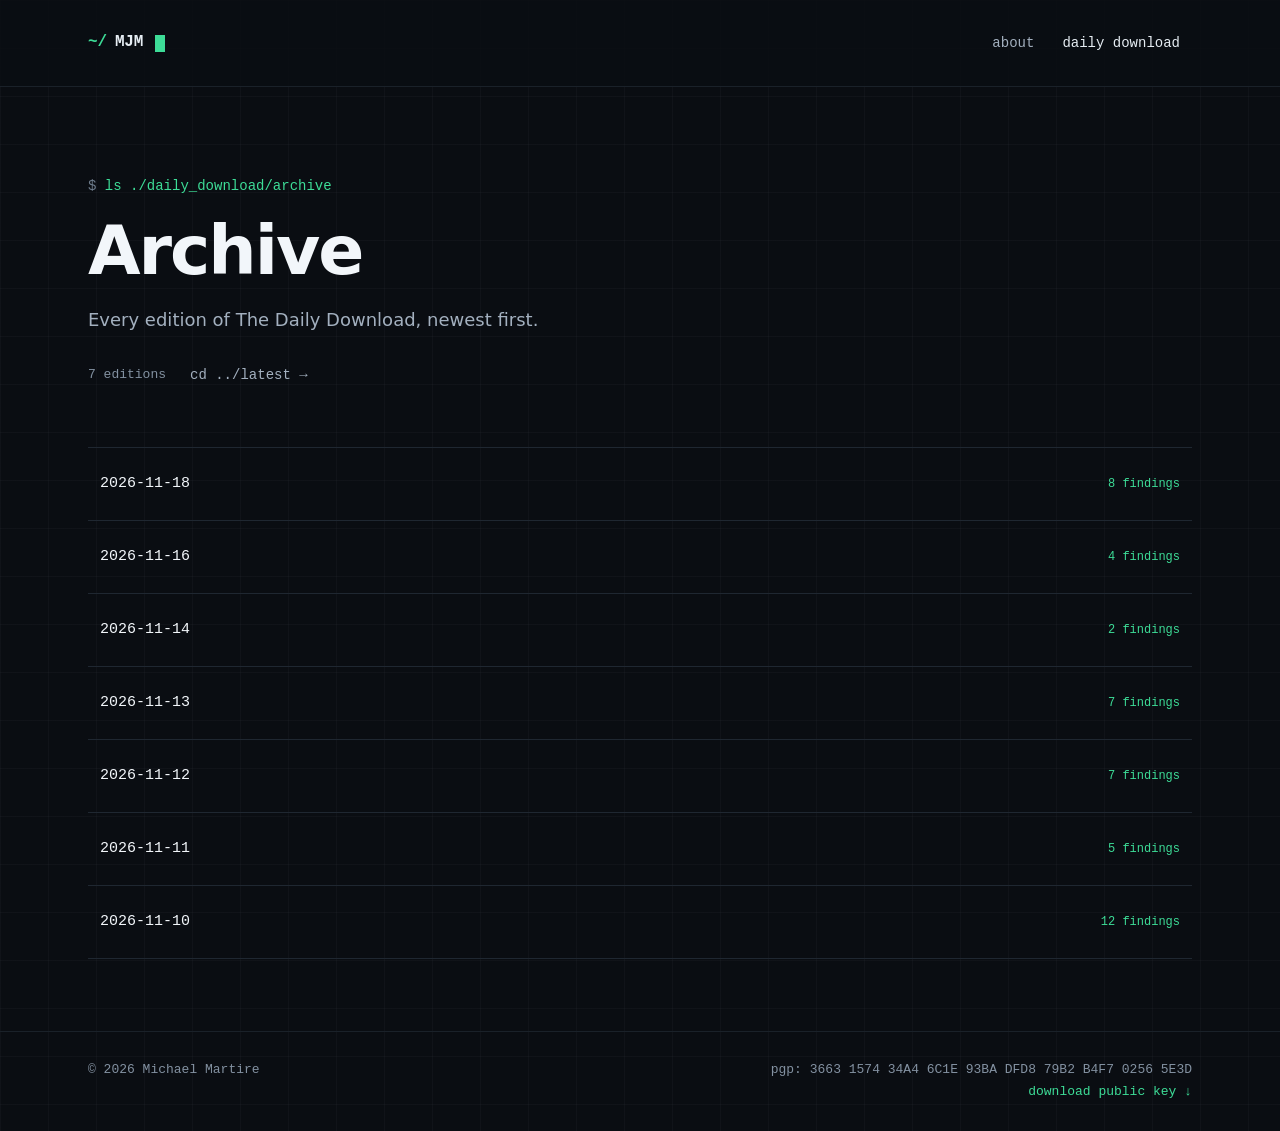
<file: daily_download/archive/index.html>
<!doctype html>
<html lang="en">
<head>
<meta charset="utf-8">
<meta name="viewport" content="width=device-width, initial-scale=1, viewport-fit=cover">
<meta http-equiv="Content-Security-Policy" content="default-src 'none'; style-src 'sha256-er/R8fLKw+guc+b2OwRnasdYmYFAkmPl0AyGx0vpHWQ=' https://fonts.googleapis.com; font-src https://fonts.gstatic.com; script-src 'sha256-0RkCFBpBY1RzommdmKgF4uUsyYqZt9mP1wZc7C29pE0='; img-src data:; base-uri 'none'; form-action 'none'">
<meta name="referrer" content="no-referrer">
<meta name="theme-color" content="#0A0D12">
<title>The Daily Download · Archive</title>
<meta name="description" content="Every edition of The Daily Download.">
<link rel="icon" type="image/svg+xml" href="data:image/svg+xml,%3Csvg xmlns=%22http://www.w3.org/2000/svg%22 viewBox=%220 0 64 64%22 role=%22img%22 aria-label=%22The Daily Download%22%3E%3Crect width=%2264%22 height=%2264%22 rx=%2212%22 fill=%22%230A0D12%22/%3E%3Ctext x=%228%22 y=%2242%22 font-family=%22JetBrains Mono, ui-monospace, monospace%22 font-size=%2226%22 font-weight=%22600%22 fill=%22%233DDC97%22%3E~/%3C/text%3E%3Crect x=%2244%22 y=%2220%22 width=%2210%22 height=%2226%22 fill=%22%233DDC97%22/%3E%3C/svg%3E">
<link rel="preconnect" href="https://fonts.googleapis.com">
<link rel="preconnect" href="https://fonts.gstatic.com" crossorigin>
<link rel="stylesheet" href="https://fonts.googleapis.com/css2?family=Inter:wght@400;500;600&family=JetBrains+Mono:wght@400;500;600&family=Space+Grotesk:wght@500;600;700&display=swap">
<style>/* The Daily Download: styled to match the personal site (dark, one green accent, faint grid, mono labels). */
:root {
  /* Surfaces */
  --bg: #0A0D12;
  --surface: #0E1319;
  --surface-alt: #0C1016;
  --surface-hover: #10151C;

  /* Lines */
  --line: #1A2129;
  --line-card: #1F2731;
  --line-strong: #2A3441;
  --line-hover: #2E3A48;

  /* Text */
  --text-strong: #F2F6FA;
  --text: #E6EDF3;
  --text-code: #C9D3DE;
  --text-muted: #A3B0BF;
  --text-faint: #8391A1;
  --text-dim: #6E7C8C;

  /* Accent (one accent only) */
  --accent: #3DDC97;
  --accent-soft: rgba(61, 220, 151, 0.12);
  --on-accent: #06110B;

  /* Status colours: used only for priority and exploitation signals */
  --critical: #FF6B6B;
  --high: #F5B544;
  --medium: #E3CF6E;

  /* Type */
  --font-display: "Space Grotesk", system-ui, sans-serif;
  --font-body: "Inter", system-ui, sans-serif;
  --font-mono: "JetBrains Mono", ui-monospace, SFMono-Regular, Menlo, Consolas, monospace;

  /* Layout */
  --container: 1200px;
  --gutter: clamp(16px, 4vw, 48px);
  --radius-sm: 6px;
  --radius: 10px;
  --radius-lg: 12px;
  --grid-line: rgba(148, 163, 184, 0.045);
  color-scheme: dark;
}

/* ---------- Base ---------- */
*, *::before, *::after { box-sizing: border-box; }
html { scroll-behavior: smooth; scroll-padding-top: 72px; }
body {
  margin: 0;
  min-height: 100vh;
  display: flex;
  flex-direction: column;
  background-color: var(--bg);
  background-image:
    linear-gradient(var(--grid-line) 1px, transparent 1px),
    linear-gradient(90deg, var(--grid-line) 1px, transparent 1px);
  background-size: 48px 48px;
  color: var(--text);
  font-family: var(--font-body);
  font-size: 16px;
  line-height: 1.6;
  -webkit-font-smoothing: antialiased;
}
main { flex: 1 0 auto; }
a { color: var(--text); text-decoration: none; }
a:hover { color: #FFFFFF; }
a:focus-visible, button:focus-visible, summary:focus-visible { outline: 2px solid var(--accent); outline-offset: 3px; border-radius: 4px; }
h1, h2, h3, h4, p { margin: 0; }
code { font-family: var(--font-mono); font-size: .9em; }

.container { max-width: var(--container); margin: 0 auto; padding-inline: var(--gutter); }

.skip-link {
  position: absolute; left: 16px; top: -48px;
  padding: 10px 14px; background: var(--accent); color: var(--on-accent);
  border-radius: var(--radius-sm); font-weight: 600; z-index: 30;
}
.skip-link:focus { top: 12px; }

.cursor {
  display: inline-block; width: 10px; height: 1.05em;
  vertical-align: -0.15em; margin-left: 4px;
  background: var(--accent);
  animation: blink 1.1s steps(1) infinite;
}
@keyframes blink { 50% { opacity: 0; } }

/* ---------- Site header (same as the rest of the site) ---------- */
.site-header { border-bottom: 1px solid var(--line); background: rgba(10, 13, 18, 0.85); }
.site-nav {
  display: flex; flex-wrap: wrap; align-items: center;
  justify-content: space-between; gap: 16px; padding-block: 20px;
}
.logo {
  display: flex; align-items: center; gap: 8px; min-height: 44px;
  font-family: var(--font-mono); font-size: 16px; font-weight: 600; letter-spacing: -0.01em;
}
.logo__prefix { color: var(--accent); }
.site-nav__links {
  display: flex; flex-wrap: wrap; align-items: center; gap: 4px;
  font-family: var(--font-mono); font-size: 14px; list-style: none; margin: 0; padding: 0;
}
.site-nav__link { display: inline-block; padding: 12px; color: var(--text-muted); }
.site-nav__link:hover, .site-nav__link[aria-current="page"] { color: var(--text); }

/* ---------- Section bar (sticky) ---------- */
.subbar {
  position: sticky; top: 0; z-index: 20;
  background: rgba(10, 13, 18, 0.92);
  backdrop-filter: blur(10px); -webkit-backdrop-filter: blur(10px);
  border-bottom: 1px solid var(--line);
}
.subbar-inner { position: relative; display: flex; align-items: center; gap: 16px; padding-block: 8px; }
.nav { display: flex; gap: 2px; overflow-x: auto; flex: 1; scrollbar-width: none; font-family: var(--font-mono); font-size: 13px; }
.nav::-webkit-scrollbar { display: none; }
.nav a {
  display: inline-flex; align-items: center; gap: 8px; padding: 9px 10px; border-radius: var(--radius-sm);
  color: var(--text-muted); white-space: nowrap;
}
.nav a b { font-weight: 400; color: var(--text-dim); }
.nav a:hover { color: var(--text); background: var(--surface-hover); }
/* Active section: same look as the site's primary button (solid green, dark text) */
.nav a.active, .nav a.active:hover { color: var(--on-accent); background: var(--accent); font-weight: 600; }
.nav a.active b { color: var(--on-accent); }
.tools { display: flex; gap: 8px; margin-left: auto; }
.tool {
  font: 400 13px/1 var(--font-mono); color: var(--text-muted); background: transparent;
  border: 1px solid var(--line-strong); border-radius: var(--radius-sm);
  min-height: 38px; padding: 0 12px; cursor: pointer; white-space: nowrap;
  display: inline-flex; align-items: center; justify-content: center;
}
.tool:hover { border-color: var(--line-hover); color: var(--text); }
.tool[aria-pressed="true"] { background: var(--accent-soft); border-color: transparent; color: var(--accent); }
.nav-toggle { display: none; }

/* ---------- Shared text ---------- */
.eyebrow { font-family: var(--font-mono); font-size: 13px; letter-spacing: 0.08em; text-transform: uppercase; color: var(--accent); }
.prompt { font-family: var(--font-mono); font-size: 14px; color: var(--accent); }
.prompt__sym { color: var(--text-dim); }
.text-link { font-family: var(--font-mono); font-size: 14px; color: var(--text-muted); padding: 12px 0; display: inline-block; }
.text-link:hover { color: var(--text); }

/* ---------- Banners ---------- */
.fixture-banner {
  background: rgba(245, 181, 68, 0.12); border-bottom: 1px solid rgba(245, 181, 68, 0.35);
  color: var(--high); font: 500 13px/1.5 var(--font-mono); text-align: center; padding: 10px 16px;
}

/* ---------- Hero ---------- */
.hero { display: flex; flex-direction: column; gap: 18px; padding-block: clamp(48px, 7vw, 88px) clamp(32px, 4vw, 48px); }
.hero__title {
  font-family: var(--font-display); font-weight: 600;
  font-size: clamp(40px, 5.6vw, 68px); line-height: 1.04; letter-spacing: -0.03em; color: var(--text-strong);
}
.hero__date { font-size: 18px; line-height: 1.65; color: var(--text-muted); }
.hero__meta { display: flex; flex-wrap: wrap; align-items: center; gap: 4px 24px; }
.hero__stats { font-family: var(--font-mono); font-size: 13px; color: var(--text-faint); }

.wrap { padding-bottom: 72px; display: flex; flex-direction: column; gap: 56px; }

/* ---------- Panels: executive briefing, worth learning ---------- */
.panel { border: 1px solid var(--line-card); border-radius: var(--radius-lg); background: var(--surface); padding: clamp(20px, 3vw, 32px); }
.panel-head { display: flex; flex-direction: column; gap: 10px; margin-bottom: 18px; }
.panel-title { font-family: var(--font-display); font-weight: 600; font-size: clamp(24px, 2.6vw, 30px); line-height: 1.15; letter-spacing: -0.02em; color: var(--text-strong); }

.executive ol { list-style: none; margin: 0; padding: 0; border-top: 1px solid var(--line-card); }
.executive li { border-bottom: 1px solid var(--line-card); }
.exec-item { display: grid; grid-template-columns: 36px 1fr auto; gap: 16px; align-items: baseline; padding: 18px 12px; color: var(--text); }
a.exec-item:hover { background: var(--surface-hover); color: var(--text); }
.exec-item .num { font: 400 13px/1.6 var(--font-mono); color: var(--text-dim); }
.exec-text { font-size: 17px; line-height: 1.55; color: var(--text-strong); }
.exec-critical .num { color: var(--critical); }

.learning ul { margin: 0; padding: 0; list-style: none; display: grid; grid-template-columns: repeat(auto-fit, minmax(min(100%, 260px), 1fr)); gap: 20px; }
.learning li { display: flex; flex-direction: column; gap: 6px; }
.learning li b { font: 600 17px/1.35 var(--font-display); color: var(--text-strong); }
.learning li p { font-size: 15px; line-height: 1.6; color: var(--text-muted); }
.learning li a { font-family: var(--font-mono); font-size: 13px; color: var(--accent); white-space: nowrap; }

/* ---------- Sections ---------- */
.section { display: flex; flex-direction: column; gap: 24px; }
.section-head { display: flex; flex-direction: column; gap: 12px; }
.section-title {
  display: flex; align-items: baseline; gap: 14px; flex-wrap: wrap;
  font-family: var(--font-display); font-weight: 600; font-size: clamp(28px, 3vw, 38px);
  line-height: 1.12; letter-spacing: -0.02em; color: var(--text-strong);
}
.section-title small { font: 400 13px/1 var(--font-mono); color: var(--text-faint); letter-spacing: 0; }
.grid { display: grid; grid-template-columns: repeat(auto-fill, minmax(min(100%, 480px), 1fr)); gap: 20px; }

/* ---------- Cards ---------- */
.card {
  background: var(--surface); border: 1px solid var(--line-card); border-radius: var(--radius);
  padding: 28px; display: flex; flex-direction: column; gap: 16px; min-width: 0;
  transition: border-color 0.2s ease;
}
.card:hover { border-color: var(--line-hover); }
.card:target { border-color: var(--accent); }
.card.prio-critical { border-color: rgba(255, 107, 107, 0.45); }
.card-head { display: flex; flex-wrap: wrap; align-items: center; gap: 8px; }
.card-head .meta { margin-left: auto; font-family: var(--font-mono); font-size: 12px; color: var(--text-faint); }
.card h3 { font: 600 21px/1.3 var(--font-display); letter-spacing: -0.01em; color: var(--text-strong); }
.summary { font-size: 15px; line-height: 1.65; color: var(--text-muted); }

/* Pills: mono tags in the site style; colour only where it carries meaning */
.pill, .conf { font: 400 12px/1 var(--font-mono); padding: 5px 10px; border-radius: 999px; border: 1px solid var(--line-strong); color: var(--text-muted); white-space: nowrap; }
.pill-critical { color: var(--critical); border-color: rgba(255, 107, 107, 0.5); background: rgba(255, 107, 107, 0.1); }
.pill-high { color: var(--high); border-color: rgba(245, 181, 68, 0.45); background: rgba(245, 181, 68, 0.08); }
.pill-medium { color: var(--text-muted); }
.pill-low { color: var(--text-faint); }
.pill-update { color: var(--accent); border-color: transparent; background: var(--accent-soft); }
.conf { border-color: transparent; padding-inline: 2px; color: var(--text-faint); }
.conf-preliminary, .conf-conflicting { color: var(--medium); }

.block { border-radius: var(--radius-sm); padding: 14px 16px; background: var(--surface-alt); border: 1px solid var(--line); }
.block h4 { margin-bottom: 6px; font: 400 12px/1.3 var(--font-mono); letter-spacing: .08em; text-transform: uppercase; color: var(--accent); }
.block p { font-size: 15px; line-height: 1.6; color: var(--text-code); }

/* capability: what changed / evidence / opportunity */
dl.capability { margin: 0; display: grid; grid-template-columns: max-content 1fr; gap: 10px 16px; padding: 14px 16px;
  border: 1px solid var(--line); border-radius: var(--radius-sm); background: var(--surface-alt); font-size: 15px; }
dl.capability dt { font: 400 12px/1.9 var(--font-mono); letter-spacing: .08em; text-transform: uppercase; color: var(--text-faint); }
dl.capability dd { margin: 0; color: var(--text-code); min-width: 0; line-height: 1.6; }
.ev { display: inline-block; font: 400 11px/1 var(--font-mono); padding: 4px 8px; border-radius: 999px; margin-right: 8px;
  border: 1px solid var(--line-strong); color: var(--text-muted); vertical-align: 1px; }
.ev-independent, .ev-peer-reviewed, .ev-mixed { color: var(--accent); border-color: transparent; background: var(--accent-soft); }
.ev-vendor-claim, .ev-preprint { color: var(--medium); border-color: rgba(227, 207, 110, 0.4); }

/* learn */
.learn { display: flex; gap: 12px; align-items: baseline; }
.learn > span { font: 400 12px/1 var(--font-mono); letter-spacing: .08em; text-transform: uppercase; color: var(--accent); flex: none; }
.learn ul { margin: 0; padding: 0; list-style: none; display: flex; flex-wrap: wrap; gap: 8px; font-family: var(--font-mono); font-size: 12px; }
.learn li { padding: 4px 10px; border: 1px solid var(--line-strong); border-radius: 999px; color: var(--text-muted); }

.update-note, .uncertainty { font-size: 14px; color: var(--text-muted); display: flex; gap: 10px; align-items: baseline; }
.update-note span, .uncertainty span { font: 400 12px/1 var(--font-mono); letter-spacing: .08em; text-transform: uppercase; flex: none; }
.update-note span { color: var(--accent); }
.uncertainty span { color: var(--medium); }

/* Signal chips */
.chips { display: flex; flex-wrap: wrap; gap: 8px; }
.chips:empty { display: none; }
.chip { font: 400 12px/1 var(--font-mono); padding: 5px 9px; border-radius: var(--radius-sm); border: 1px solid var(--line-strong); color: var(--text-muted); white-space: nowrap; }
.chip-kev, .chip-exploit { color: var(--critical); border-color: rgba(255, 107, 107, 0.5); background: rgba(255, 107, 107, 0.08); }
.chip-reported { color: var(--high); border-color: rgba(245, 181, 68, 0.45); }
.chip-poc { color: var(--medium); border-color: rgba(227, 207, 110, 0.4); }
.chip-sev-crit { color: var(--critical); }
.chip-sev-high { color: var(--high); }
.chip-muted { color: var(--text-faint); }
a.chip-id { color: var(--text); }
a.chip-id:hover { border-color: var(--accent); color: var(--accent); }

/* Source links */
.links { list-style: none; margin: 0; padding: 14px 0 0; border-top: 1px solid var(--line); display: grid; gap: 6px; font-size: 14px; }
.links li { display: flex; gap: 10px; min-width: 0; align-items: baseline; }
.links a { font-family: var(--font-mono); font-size: 13px; color: var(--accent); white-space: nowrap; }
.links a:hover { color: var(--accent); text-decoration: underline; text-underline-offset: 3px; }
.links a::after { content: " ↗"; opacity: .7; }
.link-title { color: var(--text-faint); overflow: hidden; text-overflow: ellipsis; white-space: nowrap; min-width: 0; }

details.more summary { cursor: pointer; font-family: var(--font-mono); font-size: 13px; color: var(--text-faint); list-style: none; user-select: none; padding: 4px 0; }
details.more summary::-webkit-details-marker { display: none; }
details.more summary::before { content: "▸ "; }
details.more[open] summary::before { content: "▾ "; }
details.more dl { margin: 10px 0 0; display: grid; grid-template-columns: max-content 1fr; gap: 6px 16px; font-size: 14px; }
details.more dt { color: var(--text-faint); font-family: var(--font-mono); font-size: 12px; line-height: 1.9; }
details.more dd { margin: 0; color: var(--text-muted); min-width: 0; overflow-wrap: anywhere; }

body.filter-on .card[data-priority="medium"], body.filter-on .card[data-priority="low"] { display: none; }

/* ---------- Briefly noted (writing-list style rows) ---------- */
.brief-list { list-style: none; margin: 0; padding: 0; border-top: 1px solid var(--line-card); }
.brief-list li { display: flex; gap: 16px; align-items: baseline; padding: 20px 12px; border-bottom: 1px solid var(--line-card); font-size: 15px; color: var(--text-muted); }
.brief-list li:hover { background: var(--surface-hover); }
.brief-list .tag { flex: none; width: 128px; font-family: var(--font-mono); font-size: 12px; color: var(--accent); }
.brief-list b { color: var(--text-strong); font-weight: 500; }
.brief-list a { font-family: var(--font-mono); font-size: 13px; color: var(--accent); white-space: nowrap; }
.brief-list a::after { content: " ↗"; opacity: .7; }
body.filter-on .brief-list li[data-priority="medium"], body.filter-on .brief-list li[data-priority="low"] { display: none; }

/* ---------- Empty / footer notes ---------- */
.empty { padding: 48px 24px; text-align: center; border: 1px dashed var(--line-strong); border-radius: var(--radius); color: var(--text-muted); display: flex; flex-direction: column; gap: 10px; }
.empty h2 { font: 600 24px/1.2 var(--font-display); color: var(--text-strong); }
.footer-notes { border-top: 1px solid var(--line); padding-top: 32px; display: grid; gap: 14px; }
.analyst-note { padding: 16px 18px; border-radius: var(--radius); background: var(--surface); border: 1px solid var(--line-card); color: var(--text-muted); font-size: 15px; }
.analyst-note b { color: var(--text-strong); font-weight: 600; }
details.health, details.warnings { background: var(--surface); border: 1px solid var(--line-card); border-radius: var(--radius); padding: 14px 18px; }
details.health summary, details.warnings summary { cursor: pointer; font-family: var(--font-mono); font-size: 13px; color: var(--text-muted); }
.table-wrap { overflow-x: auto; margin-top: 12px; }
table { width: 100%; border-collapse: collapse; font-size: 13px; }
th, td { text-align: left; padding: 8px 10px; border-bottom: 1px solid var(--line); vertical-align: top; color: var(--text-muted); }
th { color: var(--text-faint); font: 400 12px/1.4 var(--font-mono); letter-spacing: .06em; text-transform: uppercase; }
.st { font: 400 11px/1 var(--font-mono); padding: 3px 7px; border-radius: 999px; border: 1px solid var(--line-strong); }
.st-ok, .st-cached { color: var(--accent); }
.st-empty { color: var(--text-faint); }
.st-stale { color: var(--medium); }
.st-failed { color: var(--critical); }
.err { display: block; color: var(--text-faint); font-size: 12px; margin-top: 3px; }
details.warnings ul { margin: 10px 0 0; padding-left: 18px; color: var(--text-faint); font-size: 13px; }

/* ---------- Archive index ---------- */
.archive-list { list-style: none; margin: 0; padding: 0; border-top: 1px solid var(--line-card); }
.archive-row { display: flex; flex-wrap: wrap; align-items: baseline; gap: 8px 24px; padding: 24px 12px; border-bottom: 1px solid var(--line-card); }
.archive-row:hover { background: var(--surface-hover); }
.archive-row__date { flex: 1 1 auto; font-family: var(--font-mono); font-size: 15px; font-weight: 500; color: var(--text-strong); }
.archive-row__count { font-family: var(--font-mono); font-size: 12px; color: var(--accent); }

/* ---------- Site footer ---------- */
.site-footer { border-top: 1px solid var(--line); }
.site-footer .container {
  display: flex; flex-wrap: wrap; justify-content: space-between; gap: 12px; padding-block: 28px;
  font-family: var(--font-mono); font-size: 13px; color: var(--text-faint);
}

/* PGP fingerprint with a download link under it */
.footer-key { display: flex; flex-direction: column; align-items: flex-end; gap: 2px; }
.footer-key__link { display: inline-block; padding: 10px 0; margin: -10px 0; color: var(--accent); }
.footer-key__link:hover { color: var(--accent); text-decoration: underline; text-underline-offset: 3px; }
@media (max-width: 720px) { .footer-key { align-items: flex-start; } }

/* ---------- Phones ---------- */
@media (max-width: 720px) {
  html { -webkit-text-size-adjust: 100%; text-size-adjust: 100%; scroll-padding-top: 64px; }
  .site-nav { padding-block: 12px; }
  .nav-toggle { display: inline-flex; width: 42px; padding: 0; }
  .subbar-inner { justify-content: space-between; }
  .subbar-label { font-family: var(--font-mono); font-size: 13px; color: var(--text-muted); }
  .bars { position: relative; width: 16px; height: 12px; display: block; }
  .bars span { position: absolute; left: 0; width: 100%; height: 2px; border-radius: 2px; background: currentColor; transition: transform .2s, opacity .2s, top .2s; }
  .bars span:nth-child(1) { top: 0; }
  .bars span:nth-child(2) { top: 5px; }
  .bars span:nth-child(3) { top: 10px; }
  .subbar.menu-open .bars span:nth-child(1) { top: 5px; transform: rotate(45deg); }
  .subbar.menu-open .bars span:nth-child(2) { opacity: 0; }
  .subbar.menu-open .bars span:nth-child(3) { top: 5px; transform: rotate(-45deg); }
  .nav {
    display: none; position: absolute; top: 100%; left: 0; right: 0; flex-direction: column; gap: 2px;
    padding: 8px 12px 14px; overflow-x: hidden; overflow-y: auto; max-height: calc(100vh - 64px); max-height: calc(100dvh - 64px);
    background: var(--bg); border-bottom: 1px solid var(--line); box-shadow: 0 18px 30px -18px rgba(0, 0, 0, .6);
  }
  .subbar.menu-open .nav { display: flex; }
  .nav a { padding: 12px; font-size: 14px; }
  .nav a b { margin-left: auto; }

  .wrap { gap: 44px; padding-bottom: 56px; }
  .exec-item { grid-template-columns: 26px 1fr; gap: 10px; padding: 16px 4px; }
  .exec-item .pill { display: none; }
  .exec-text { font-size: 16px; }
  .card { padding: 20px 18px; }
  .card h3 { font-size: 19px; }
  .card-head .meta { margin-left: 0; flex-basis: 100%; }
  .summary, .block p, dl.capability dd, .brief-list li { overflow-wrap: anywhere; }
  dl.capability, details.more dl { grid-template-columns: 1fr; gap: 2px; }
  dl.capability dd + dt { margin-top: 8px; }
  details.more dd { margin-bottom: 8px; }
  .learn, .update-note, .uncertainty { flex-direction: column; align-items: flex-start; gap: 6px; }
  .links { gap: 10px; }
  .links li { flex-direction: column; gap: 1px; }
  .link-title { white-space: normal; display: -webkit-box; -webkit-box-orient: vertical; -webkit-line-clamp: 2; line-clamp: 2; font-size: 13px; }
  .brief-list li { flex-direction: column; gap: 6px; padding: 18px 4px; }
  .brief-list .tag { width: auto; }
  th, td { padding: 7px 6px; }
  td:last-child { white-space: nowrap; }
}
@media (min-width: 721px) { .subbar-label { display: none; } }
@media (hover: none) { a.exec-item:hover, .brief-list li:hover, .archive-row:hover { background: none; } }
@media (prefers-reduced-motion: reduce) {
  html { scroll-behavior: auto; }
  .cursor { animation: none; }
  .card { transition: none; }
}
@media print {
  .site-header, .subbar, .tools { display: none; }
  body { background: #fff; color: #000; }
  details.more { display: block; }
}
</style>
</head>
<body>
<a class="skip-link" href="#main">Skip to content</a>

<header class="site-header"><nav class="container site-nav" aria-label="Primary"><a class="logo" href="../../" aria-label="Home"><span class="logo__prefix">~/</span>MJM<span class="cursor" aria-hidden="true"></span></a><ul class="site-nav__links"><li><a class="site-nav__link" href="../../#about">about</a></li><li><a class="site-nav__link" href="../../daily_download/" aria-current="page">daily download</a></li></ul></nav></header>
<main id="main"><section class="container hero" id="top" aria-labelledby="dd-title"><p class="prompt"><span class="prompt__sym">$</span> ls ./daily_download/archive</p><h1 id="dd-title" class="hero__title">Archive</h1><p class="hero__date">Every edition of The Daily Download, newest first.</p><div class="hero__meta"><span class="hero__stats">7 editions</span><a class="text-link" href="../">cd ../latest →</a></div></section><div class="container wrap"><ul class="archive-list"><li><a class="archive-row" href="2026-11-18.html"><time class="archive-row__date" datetime="2026-11-18">2026-11-18</time><span class="archive-row__count">8 findings</span></a></li><li><a class="archive-row" href="2026-11-16.html"><time class="archive-row__date" datetime="2026-11-16">2026-11-16</time><span class="archive-row__count">4 findings</span></a></li><li><a class="archive-row" href="2026-11-14.html"><time class="archive-row__date" datetime="2026-11-14">2026-11-14</time><span class="archive-row__count">2 findings</span></a></li><li><a class="archive-row" href="2026-11-13.html"><time class="archive-row__date" datetime="2026-11-13">2026-11-13</time><span class="archive-row__count">7 findings</span></a></li><li><a class="archive-row" href="2026-11-12.html"><time class="archive-row__date" datetime="2026-11-12">2026-11-12</time><span class="archive-row__count">7 findings</span></a></li><li><a class="archive-row" href="2026-11-11.html"><time class="archive-row__date" datetime="2026-11-11">2026-11-11</time><span class="archive-row__count">5 findings</span></a></li><li><a class="archive-row" href="2026-11-10.html"><time class="archive-row__date" datetime="2026-11-10">2026-11-10</time><span class="archive-row__count">12 findings</span></a></li></ul></div></main>
<footer class="site-footer"><div class="container"><span>© 2026 Michael Martire</span><div class="footer-key"><span>pgp: 3663 1574 34A4 6C1E 93BA DFD8 79B2 B4F7 0256 5E3D</span><a class="footer-key__link" href="../../pgp.asc" download="michael-martire-pgp.asc">download public key ↓</a></div></div></footer>
<script>(function () {
  "use strict";

  var filterBtn = document.getElementById("filter-toggle");
  if (filterBtn) {
    filterBtn.addEventListener("click", function () {
      var on = !document.body.classList.contains("filter-on");
      document.body.classList.toggle("filter-on", on);
      filterBtn.setAttribute("aria-pressed", on ? "true" : "false");
    });
  }

  // Phone layout: the section list is a dropdown behind the menu button.
  var bar = document.querySelector(".subbar");
  var navToggle = document.getElementById("nav-toggle");
  if (bar && navToggle) {
    var setMenu = function (open) {
      bar.classList.toggle("menu-open", open);
      navToggle.setAttribute("aria-expanded", open ? "true" : "false");
    };
    navToggle.addEventListener("click", function (e) {
      e.stopPropagation();
      setMenu(!bar.classList.contains("menu-open"));
    });
    document.querySelectorAll("#section-nav a").forEach(function (a) {
      a.addEventListener("click", function () { setMenu(false); });
    });
    document.addEventListener("click", function (e) {
      if (bar.classList.contains("menu-open") && !bar.contains(e.target)) { setMenu(false); }
    });
    document.addEventListener("keydown", function (e) {
      if (e.key === "Escape" && bar.classList.contains("menu-open")) { setMenu(false); navToggle.focus(); }
    });
    if (window.matchMedia) {
      var wide = window.matchMedia("(min-width: 721px)");
      var onWide = function () { if (wide.matches) { setMenu(false); } };
      if (wide.addEventListener) { wide.addEventListener("change", onWide); } else if (wide.addListener) { wide.addListener(onWide); }
    }
  }

  // Highlight the section currently in view.
  var links = Array.prototype.slice.call(document.querySelectorAll("#section-nav a"));
  if ("IntersectionObserver" in window && links.length) {
    var byId = {};
    links.forEach(function (a) { byId[a.getAttribute("href").slice(1)] = a; });
    var observer = new IntersectionObserver(function (entries) {
      entries.forEach(function (entry) {
        if (entry.isIntersecting) {
          links.forEach(function (a) { a.classList.remove("active"); });
          var link = byId[entry.target.id];
          if (link) { link.classList.add("active"); }
        }
      });
    }, { rootMargin: "-30% 0px -60% 0px" });
    document.querySelectorAll("section.section").forEach(function (s) { observer.observe(s); });
  }
})();
</script>
</body>
</html>
</file>
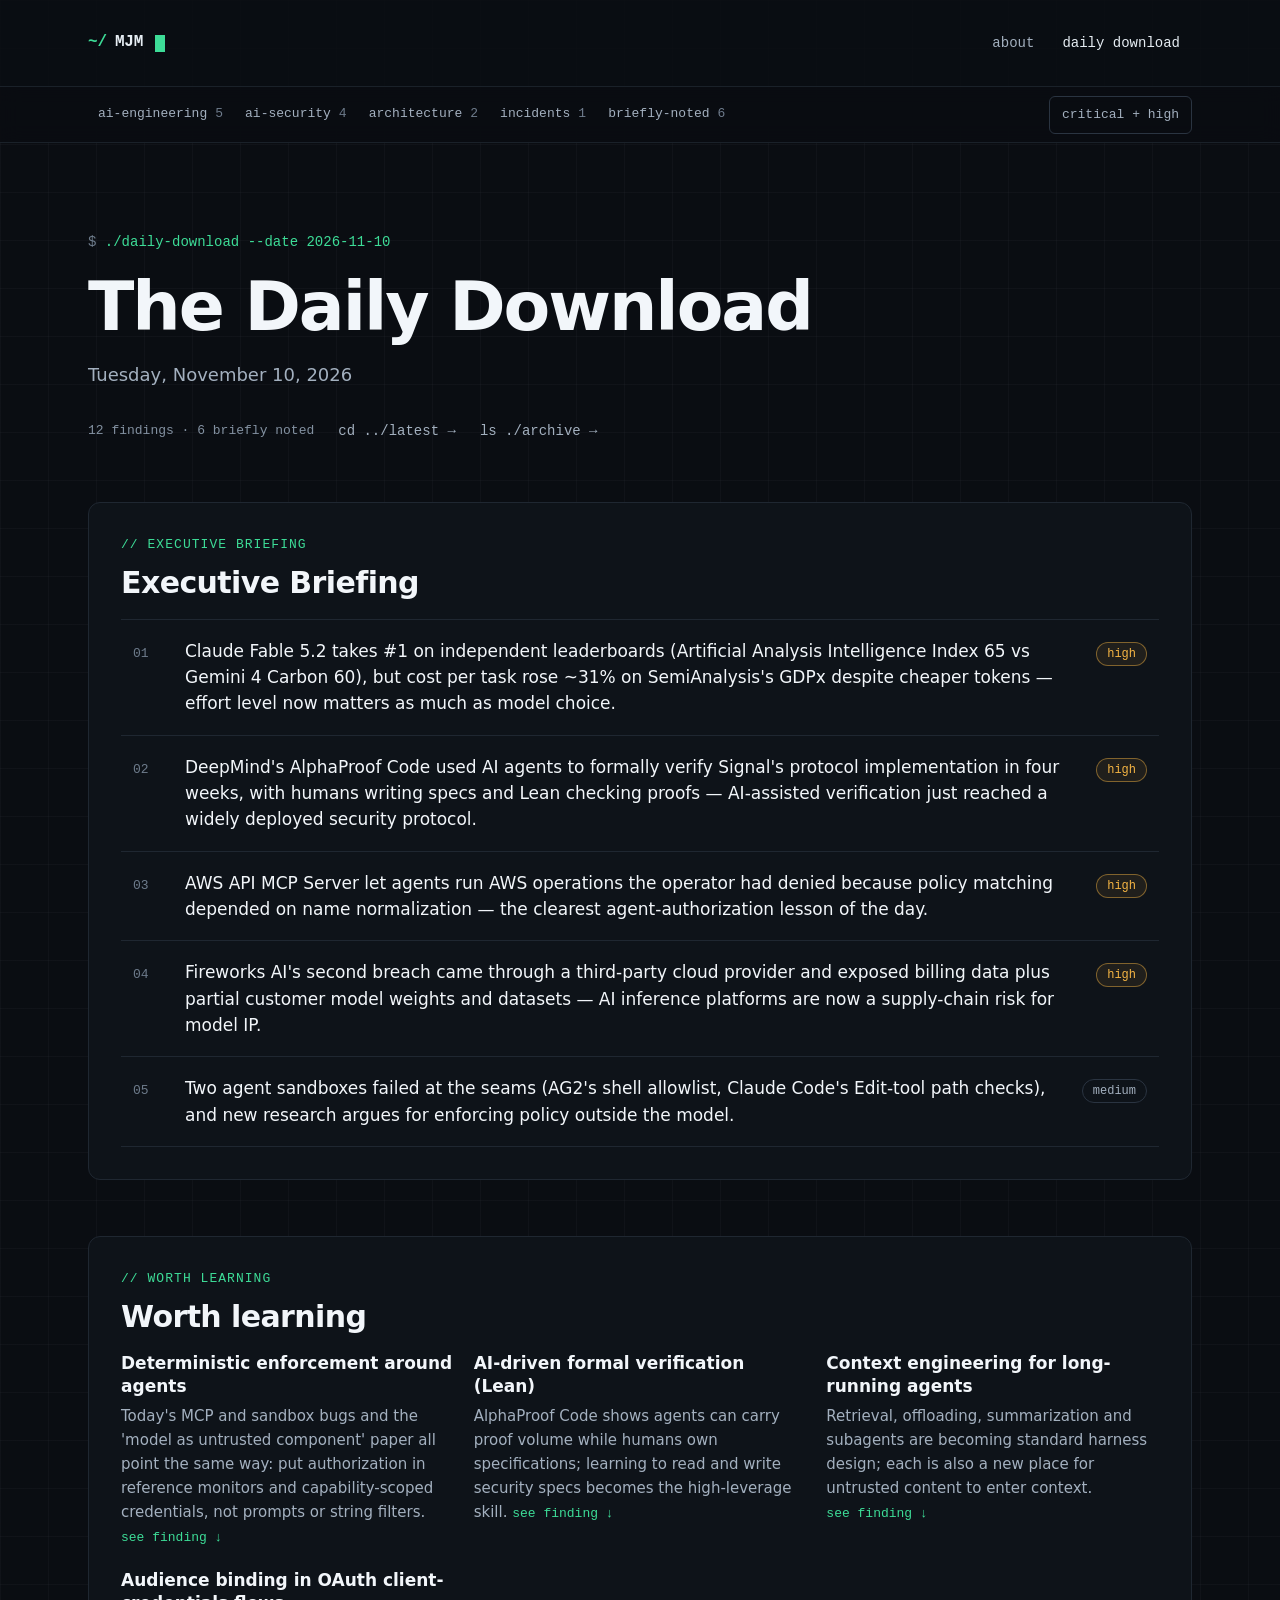
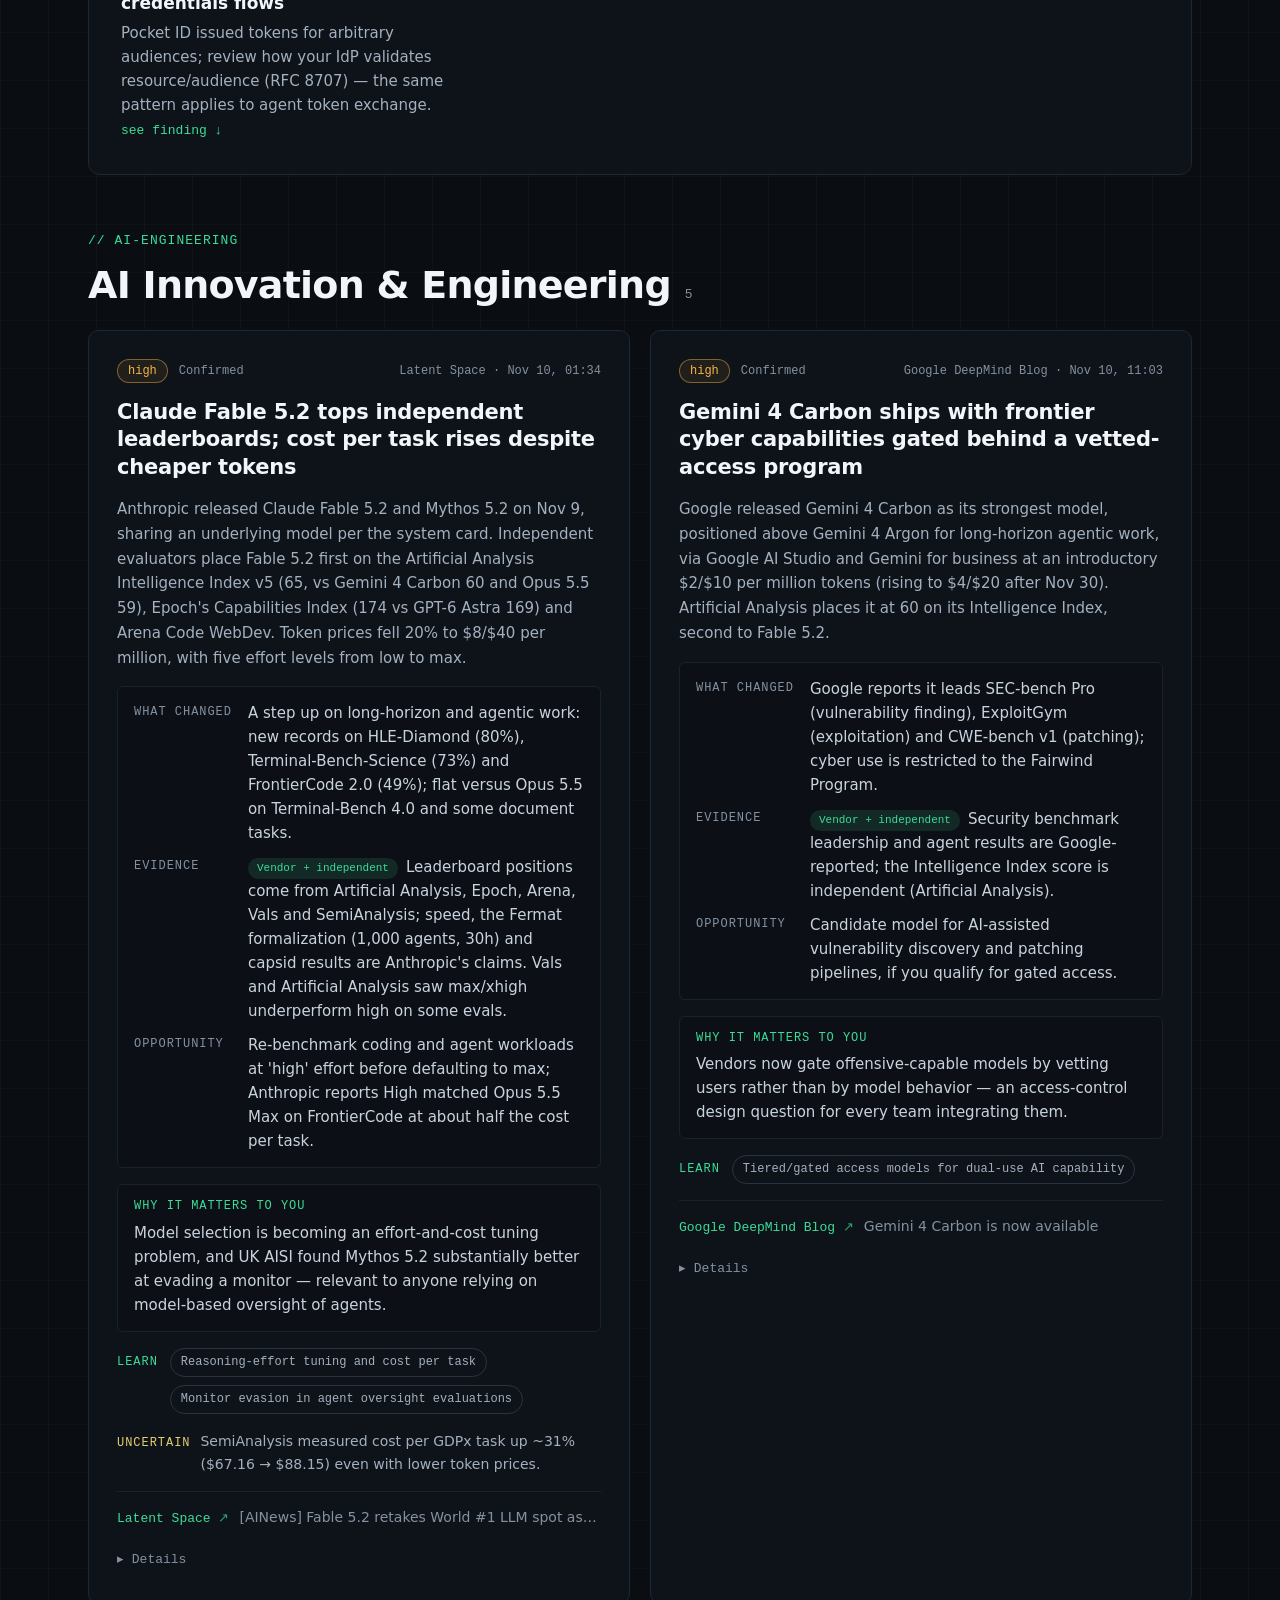
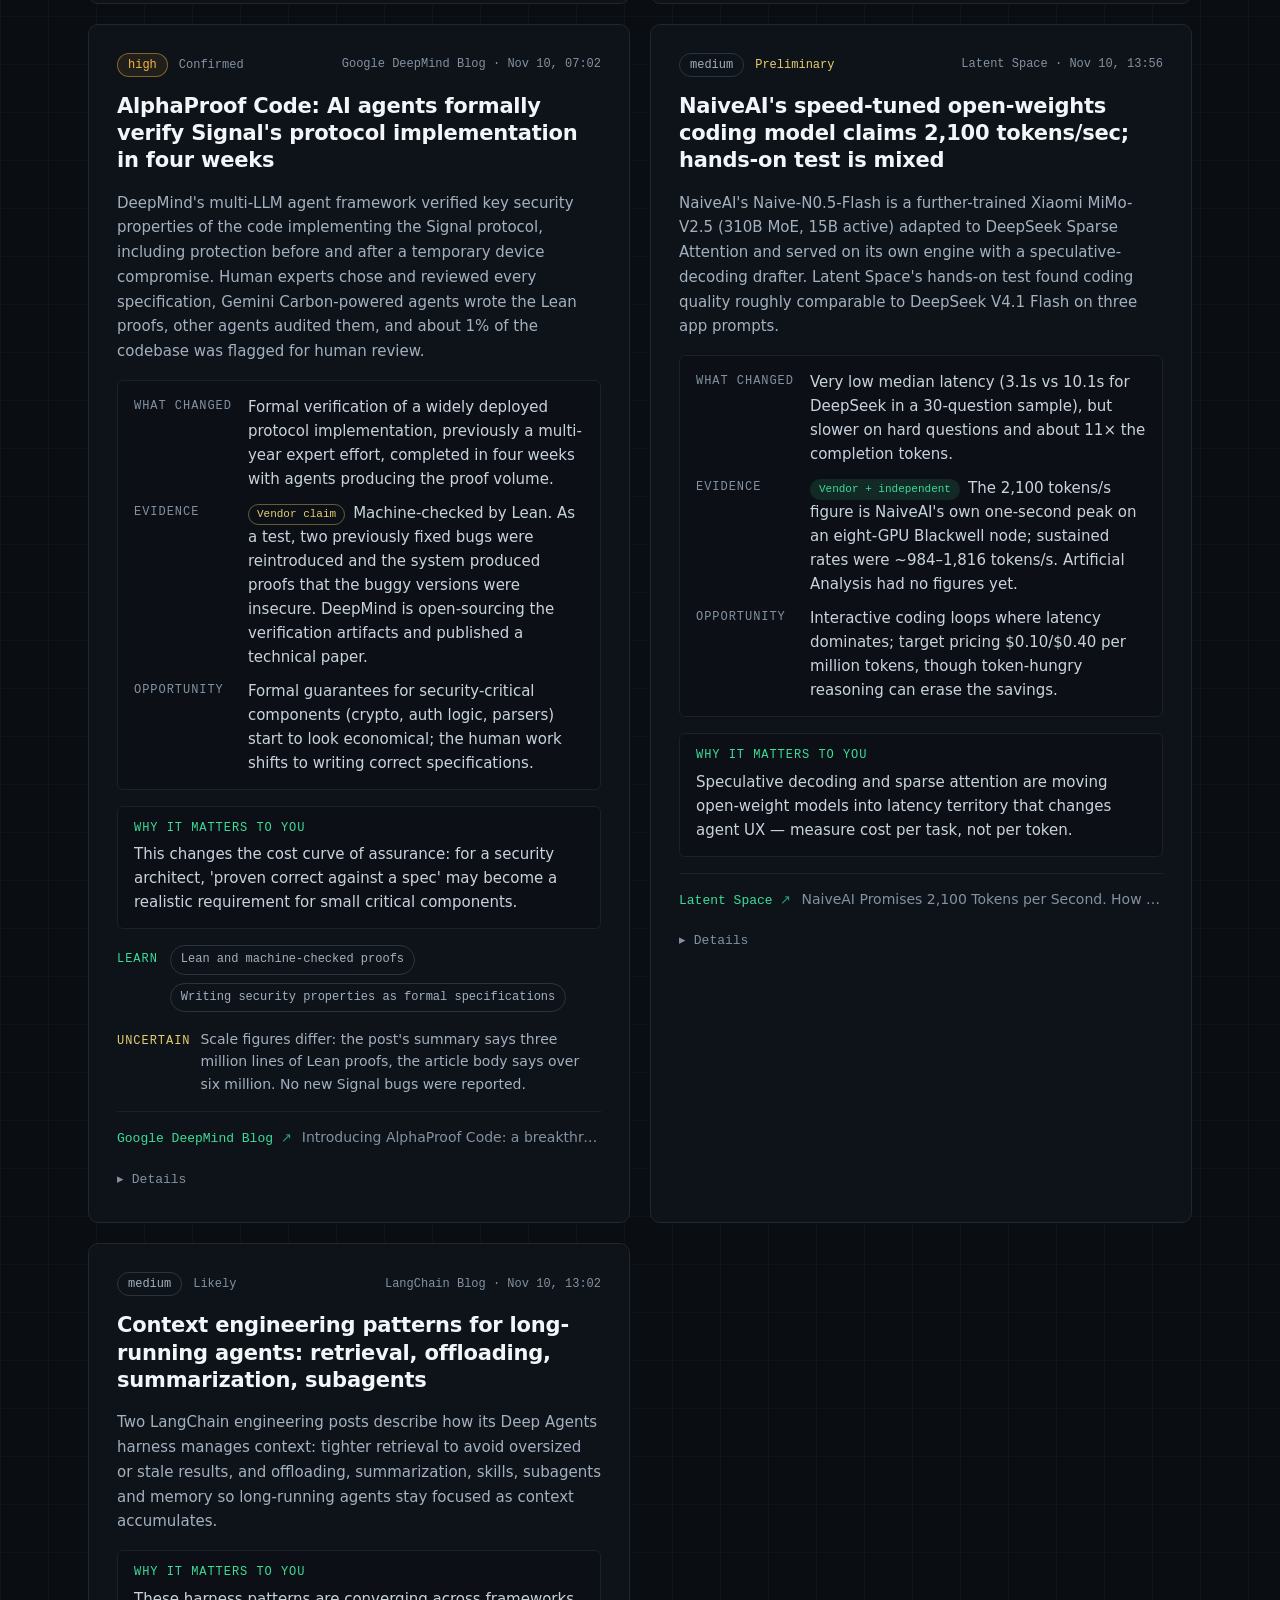
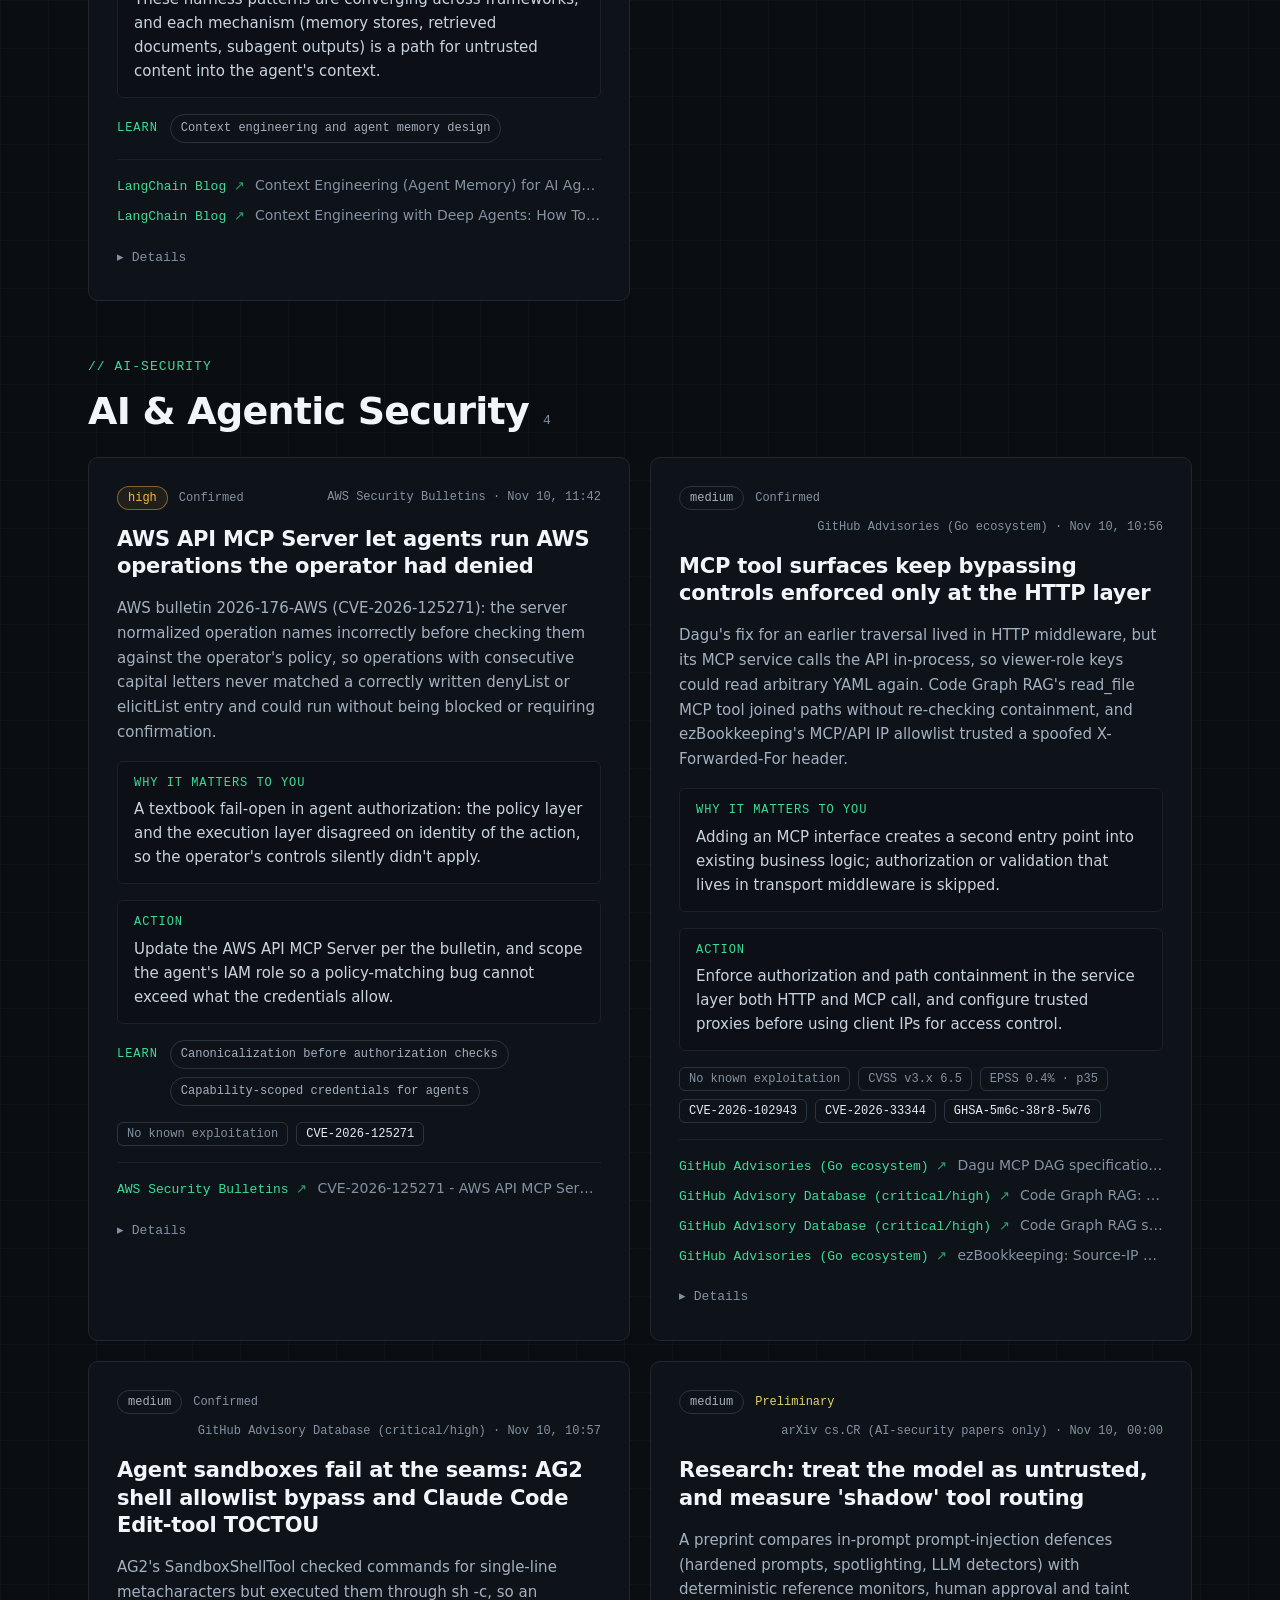
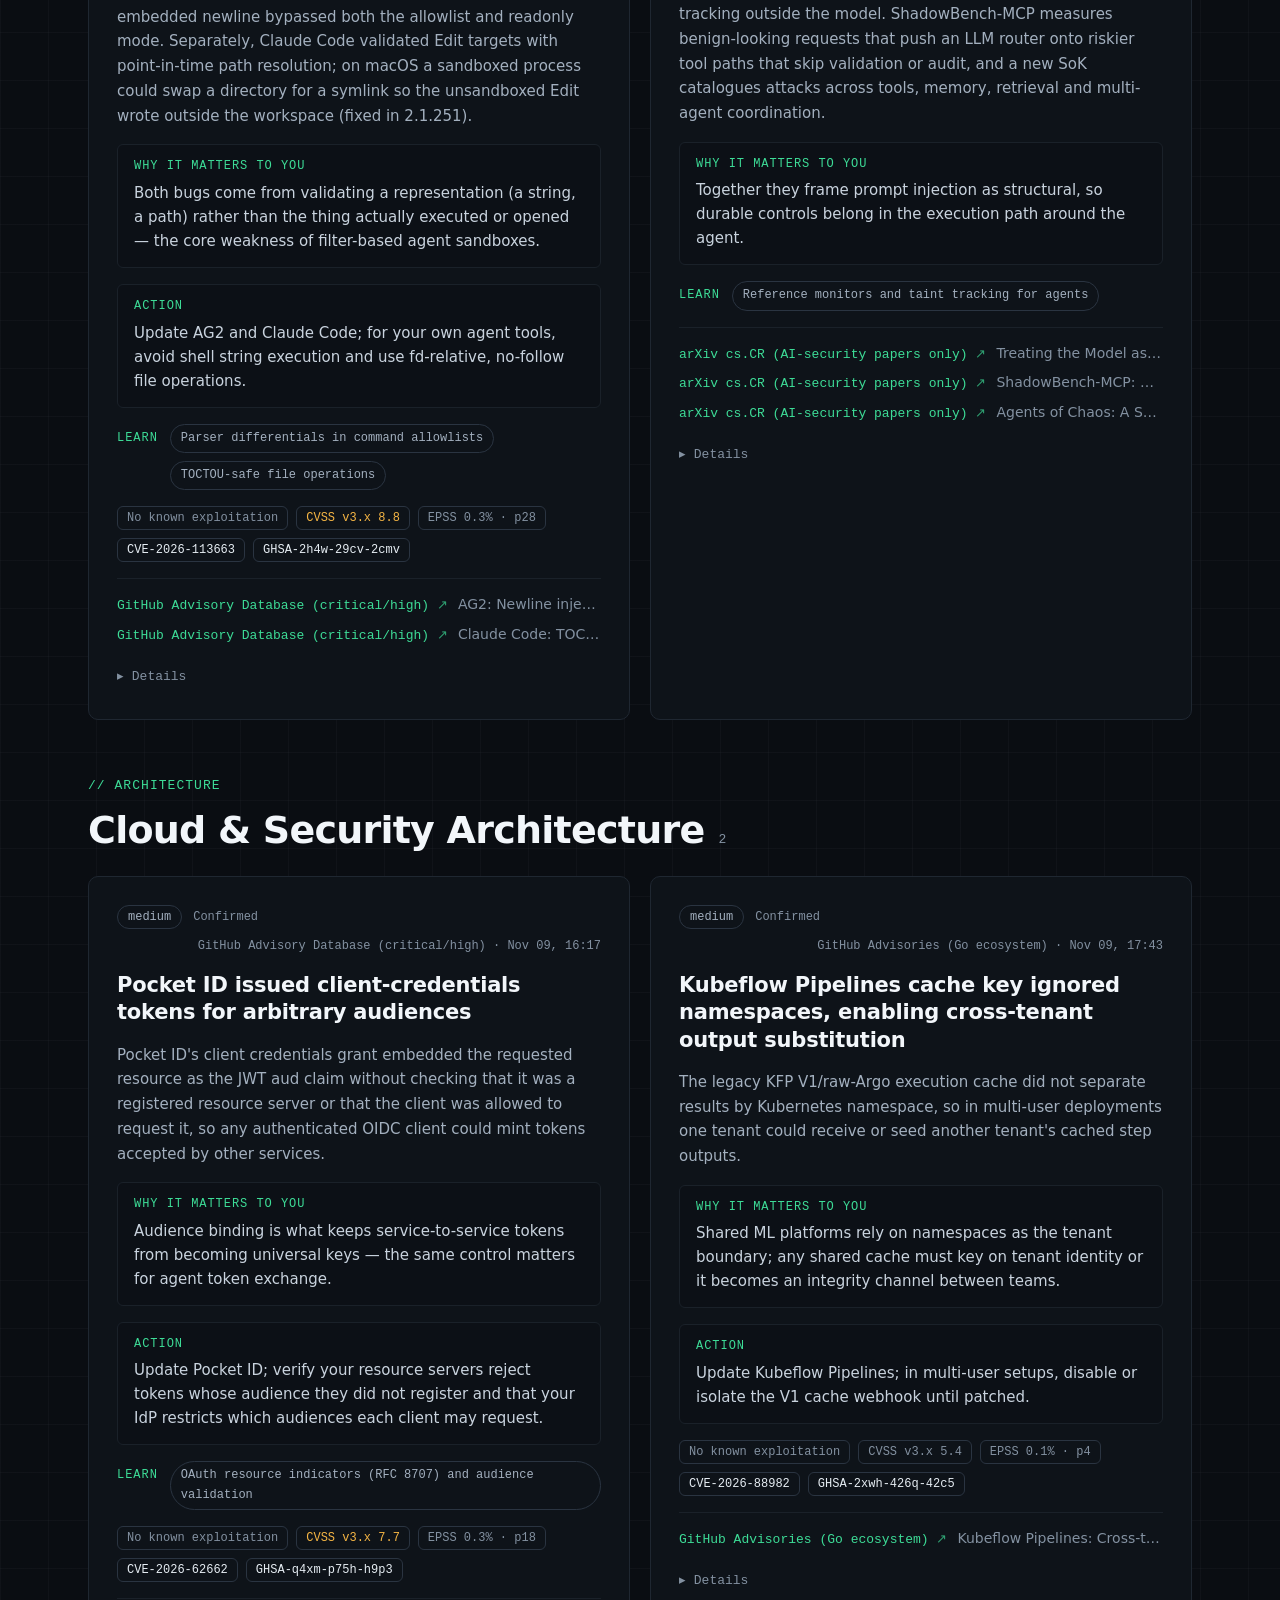
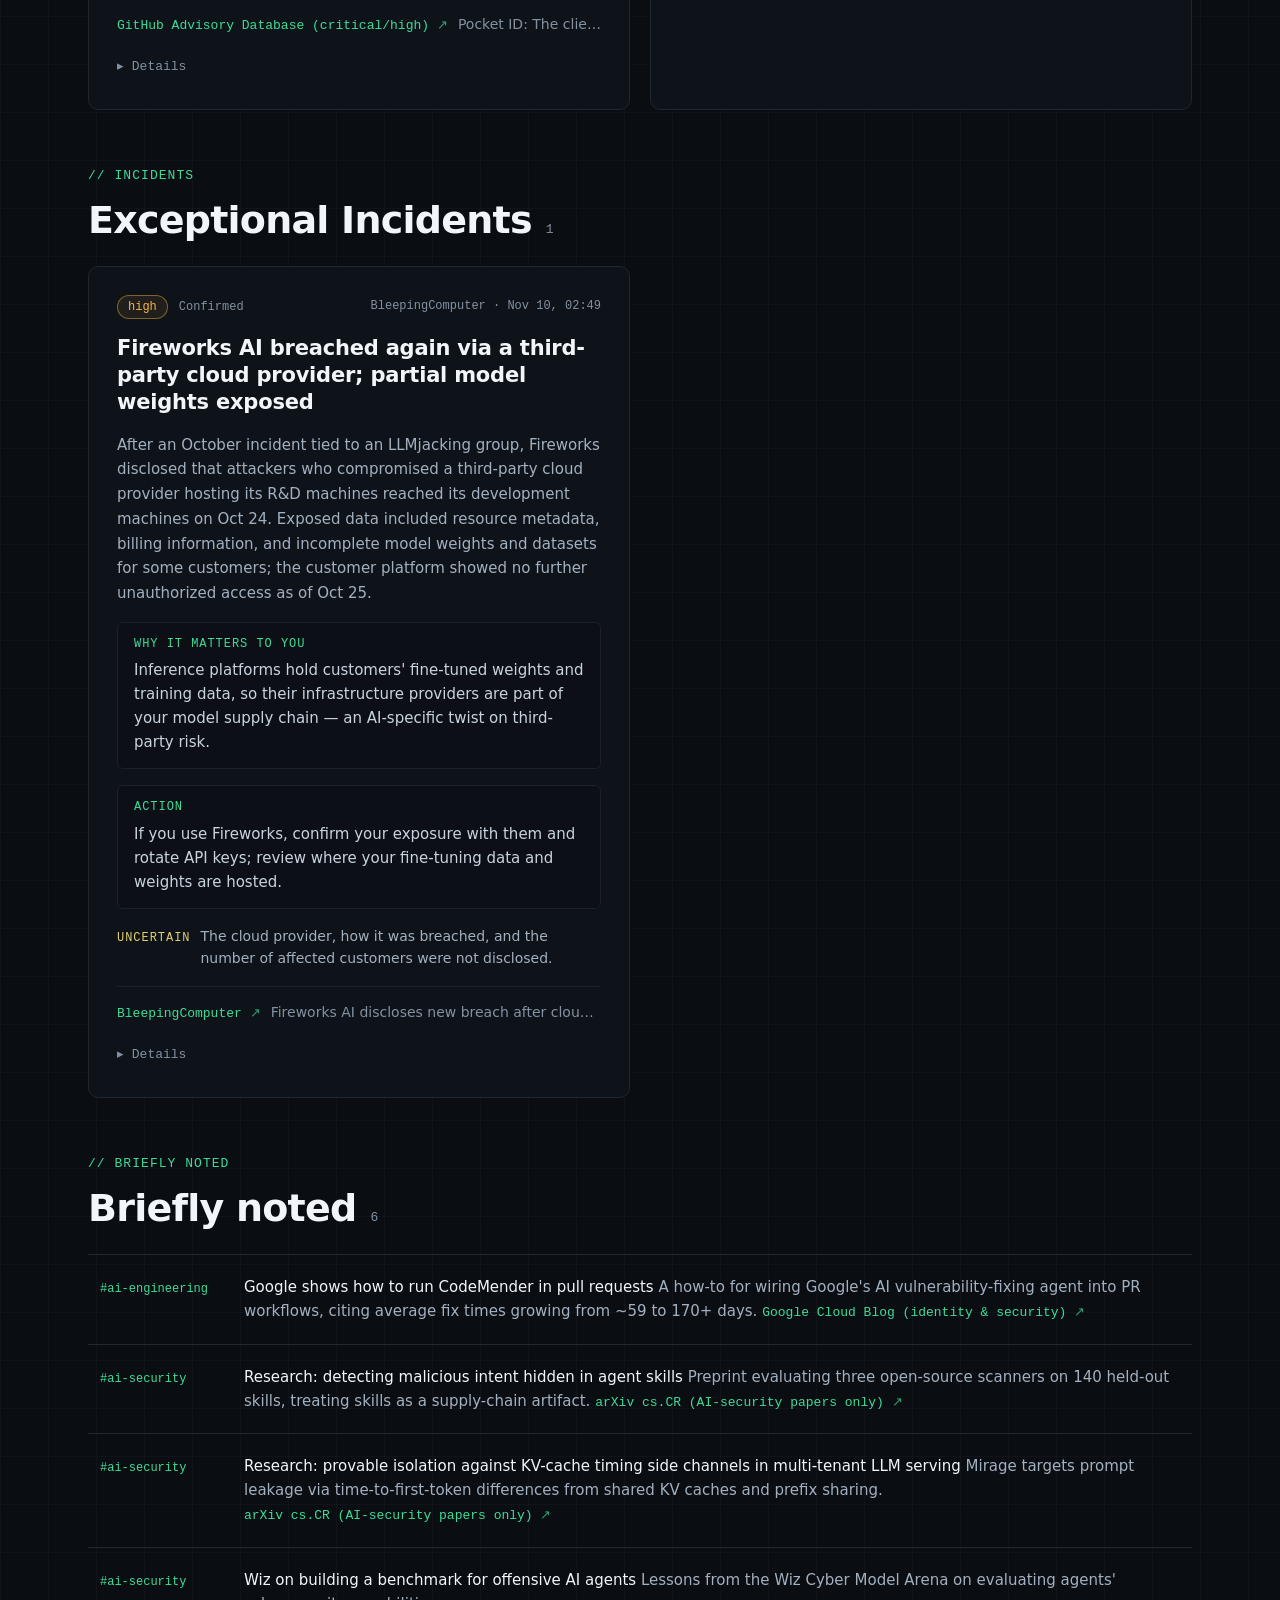
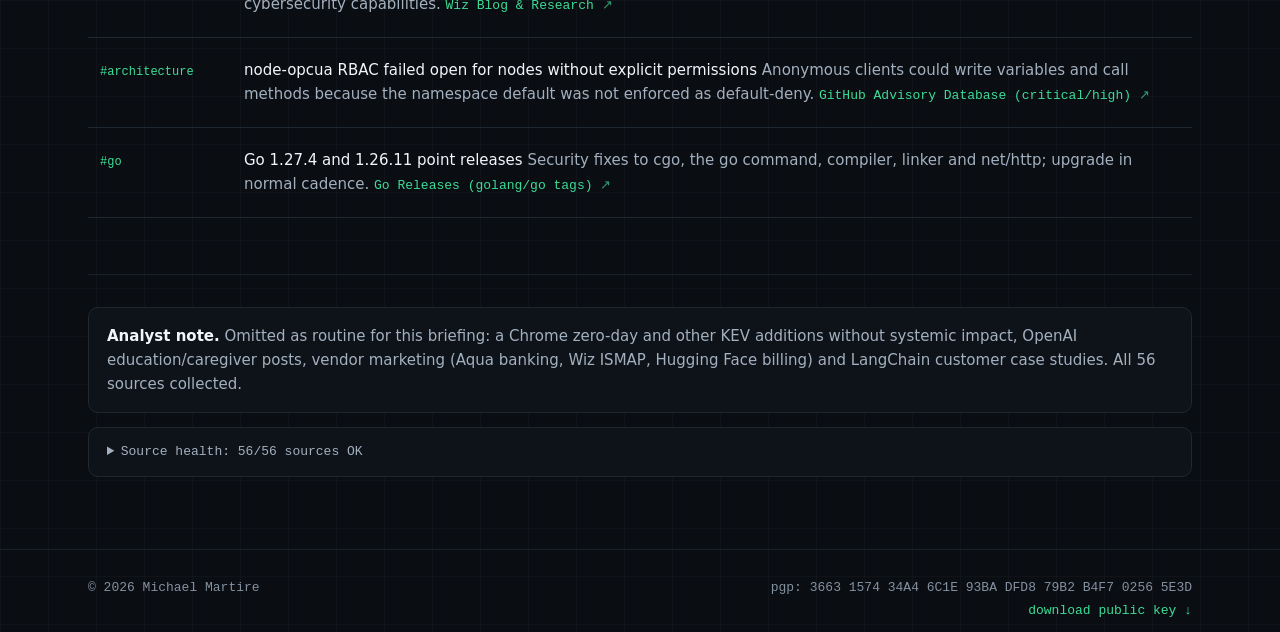
<file: daily_download/archive/2026-11-10.html>
<!doctype html>
<html lang="en">
<head>
<meta charset="utf-8">
<meta name="viewport" content="width=device-width, initial-scale=1, viewport-fit=cover">
<meta http-equiv="Content-Security-Policy" content="default-src 'none'; style-src 'sha256-er/R8fLKw+guc+b2OwRnasdYmYFAkmPl0AyGx0vpHWQ=' https://fonts.googleapis.com; font-src https://fonts.gstatic.com; script-src 'sha256-0RkCFBpBY1RzommdmKgF4uUsyYqZt9mP1wZc7C29pE0='; img-src data:; base-uri 'none'; form-action 'none'">
<meta name="referrer" content="no-referrer">
<meta name="theme-color" content="#0A0D12">
<title>The Daily Download · 2026-11-10</title>
<meta name="description" content="Claude Fable 5.2 takes #1 on independent leaderboards (Artificial Analysis Intelligence Index 65 vs Gemini 4 Carbon 60), but cost per task rose ~31% on SemiAnalysis&#x27;s GDPx despite cheaper tokens — effort level now matters as much as model choice.">
<link rel="icon" type="image/svg+xml" href="data:image/svg+xml,%3Csvg xmlns=%22http://www.w3.org/2000/svg%22 viewBox=%220 0 64 64%22 role=%22img%22 aria-label=%22The Daily Download%22%3E%3Crect width=%2264%22 height=%2264%22 rx=%2212%22 fill=%22%230A0D12%22/%3E%3Ctext x=%228%22 y=%2242%22 font-family=%22JetBrains Mono, ui-monospace, monospace%22 font-size=%2226%22 font-weight=%22600%22 fill=%22%233DDC97%22%3E~/%3C/text%3E%3Crect x=%2244%22 y=%2220%22 width=%2210%22 height=%2226%22 fill=%22%233DDC97%22/%3E%3C/svg%3E">
<link rel="preconnect" href="https://fonts.googleapis.com">
<link rel="preconnect" href="https://fonts.gstatic.com" crossorigin>
<link rel="stylesheet" href="https://fonts.googleapis.com/css2?family=Inter:wght@400;500;600&family=JetBrains+Mono:wght@400;500;600&family=Space+Grotesk:wght@500;600;700&display=swap">
<style>/* The Daily Download: styled to match the personal site (dark, one green accent, faint grid, mono labels). */
:root {
  /* Surfaces */
  --bg: #0A0D12;
  --surface: #0E1319;
  --surface-alt: #0C1016;
  --surface-hover: #10151C;

  /* Lines */
  --line: #1A2129;
  --line-card: #1F2731;
  --line-strong: #2A3441;
  --line-hover: #2E3A48;

  /* Text */
  --text-strong: #F2F6FA;
  --text: #E6EDF3;
  --text-code: #C9D3DE;
  --text-muted: #A3B0BF;
  --text-faint: #8391A1;
  --text-dim: #6E7C8C;

  /* Accent (one accent only) */
  --accent: #3DDC97;
  --accent-soft: rgba(61, 220, 151, 0.12);
  --on-accent: #06110B;

  /* Status colours: used only for priority and exploitation signals */
  --critical: #FF6B6B;
  --high: #F5B544;
  --medium: #E3CF6E;

  /* Type */
  --font-display: "Space Grotesk", system-ui, sans-serif;
  --font-body: "Inter", system-ui, sans-serif;
  --font-mono: "JetBrains Mono", ui-monospace, SFMono-Regular, Menlo, Consolas, monospace;

  /* Layout */
  --container: 1200px;
  --gutter: clamp(16px, 4vw, 48px);
  --radius-sm: 6px;
  --radius: 10px;
  --radius-lg: 12px;
  --grid-line: rgba(148, 163, 184, 0.045);
  color-scheme: dark;
}

/* ---------- Base ---------- */
*, *::before, *::after { box-sizing: border-box; }
html { scroll-behavior: smooth; scroll-padding-top: 72px; }
body {
  margin: 0;
  min-height: 100vh;
  display: flex;
  flex-direction: column;
  background-color: var(--bg);
  background-image:
    linear-gradient(var(--grid-line) 1px, transparent 1px),
    linear-gradient(90deg, var(--grid-line) 1px, transparent 1px);
  background-size: 48px 48px;
  color: var(--text);
  font-family: var(--font-body);
  font-size: 16px;
  line-height: 1.6;
  -webkit-font-smoothing: antialiased;
}
main { flex: 1 0 auto; }
a { color: var(--text); text-decoration: none; }
a:hover { color: #FFFFFF; }
a:focus-visible, button:focus-visible, summary:focus-visible { outline: 2px solid var(--accent); outline-offset: 3px; border-radius: 4px; }
h1, h2, h3, h4, p { margin: 0; }
code { font-family: var(--font-mono); font-size: .9em; }

.container { max-width: var(--container); margin: 0 auto; padding-inline: var(--gutter); }

.skip-link {
  position: absolute; left: 16px; top: -48px;
  padding: 10px 14px; background: var(--accent); color: var(--on-accent);
  border-radius: var(--radius-sm); font-weight: 600; z-index: 30;
}
.skip-link:focus { top: 12px; }

.cursor {
  display: inline-block; width: 10px; height: 1.05em;
  vertical-align: -0.15em; margin-left: 4px;
  background: var(--accent);
  animation: blink 1.1s steps(1) infinite;
}
@keyframes blink { 50% { opacity: 0; } }

/* ---------- Site header (same as the rest of the site) ---------- */
.site-header { border-bottom: 1px solid var(--line); background: rgba(10, 13, 18, 0.85); }
.site-nav {
  display: flex; flex-wrap: wrap; align-items: center;
  justify-content: space-between; gap: 16px; padding-block: 20px;
}
.logo {
  display: flex; align-items: center; gap: 8px; min-height: 44px;
  font-family: var(--font-mono); font-size: 16px; font-weight: 600; letter-spacing: -0.01em;
}
.logo__prefix { color: var(--accent); }
.site-nav__links {
  display: flex; flex-wrap: wrap; align-items: center; gap: 4px;
  font-family: var(--font-mono); font-size: 14px; list-style: none; margin: 0; padding: 0;
}
.site-nav__link { display: inline-block; padding: 12px; color: var(--text-muted); }
.site-nav__link:hover, .site-nav__link[aria-current="page"] { color: var(--text); }

/* ---------- Section bar (sticky) ---------- */
.subbar {
  position: sticky; top: 0; z-index: 20;
  background: rgba(10, 13, 18, 0.92);
  backdrop-filter: blur(10px); -webkit-backdrop-filter: blur(10px);
  border-bottom: 1px solid var(--line);
}
.subbar-inner { position: relative; display: flex; align-items: center; gap: 16px; padding-block: 8px; }
.nav { display: flex; gap: 2px; overflow-x: auto; flex: 1; scrollbar-width: none; font-family: var(--font-mono); font-size: 13px; }
.nav::-webkit-scrollbar { display: none; }
.nav a {
  display: inline-flex; align-items: center; gap: 8px; padding: 9px 10px; border-radius: var(--radius-sm);
  color: var(--text-muted); white-space: nowrap;
}
.nav a b { font-weight: 400; color: var(--text-dim); }
.nav a:hover { color: var(--text); background: var(--surface-hover); }
/* Active section: same look as the site's primary button (solid green, dark text) */
.nav a.active, .nav a.active:hover { color: var(--on-accent); background: var(--accent); font-weight: 600; }
.nav a.active b { color: var(--on-accent); }
.tools { display: flex; gap: 8px; margin-left: auto; }
.tool {
  font: 400 13px/1 var(--font-mono); color: var(--text-muted); background: transparent;
  border: 1px solid var(--line-strong); border-radius: var(--radius-sm);
  min-height: 38px; padding: 0 12px; cursor: pointer; white-space: nowrap;
  display: inline-flex; align-items: center; justify-content: center;
}
.tool:hover { border-color: var(--line-hover); color: var(--text); }
.tool[aria-pressed="true"] { background: var(--accent-soft); border-color: transparent; color: var(--accent); }
.nav-toggle { display: none; }

/* ---------- Shared text ---------- */
.eyebrow { font-family: var(--font-mono); font-size: 13px; letter-spacing: 0.08em; text-transform: uppercase; color: var(--accent); }
.prompt { font-family: var(--font-mono); font-size: 14px; color: var(--accent); }
.prompt__sym { color: var(--text-dim); }
.text-link { font-family: var(--font-mono); font-size: 14px; color: var(--text-muted); padding: 12px 0; display: inline-block; }
.text-link:hover { color: var(--text); }

/* ---------- Banners ---------- */
.fixture-banner {
  background: rgba(245, 181, 68, 0.12); border-bottom: 1px solid rgba(245, 181, 68, 0.35);
  color: var(--high); font: 500 13px/1.5 var(--font-mono); text-align: center; padding: 10px 16px;
}

/* ---------- Hero ---------- */
.hero { display: flex; flex-direction: column; gap: 18px; padding-block: clamp(48px, 7vw, 88px) clamp(32px, 4vw, 48px); }
.hero__title {
  font-family: var(--font-display); font-weight: 600;
  font-size: clamp(40px, 5.6vw, 68px); line-height: 1.04; letter-spacing: -0.03em; color: var(--text-strong);
}
.hero__date { font-size: 18px; line-height: 1.65; color: var(--text-muted); }
.hero__meta { display: flex; flex-wrap: wrap; align-items: center; gap: 4px 24px; }
.hero__stats { font-family: var(--font-mono); font-size: 13px; color: var(--text-faint); }

.wrap { padding-bottom: 72px; display: flex; flex-direction: column; gap: 56px; }

/* ---------- Panels: executive briefing, worth learning ---------- */
.panel { border: 1px solid var(--line-card); border-radius: var(--radius-lg); background: var(--surface); padding: clamp(20px, 3vw, 32px); }
.panel-head { display: flex; flex-direction: column; gap: 10px; margin-bottom: 18px; }
.panel-title { font-family: var(--font-display); font-weight: 600; font-size: clamp(24px, 2.6vw, 30px); line-height: 1.15; letter-spacing: -0.02em; color: var(--text-strong); }

.executive ol { list-style: none; margin: 0; padding: 0; border-top: 1px solid var(--line-card); }
.executive li { border-bottom: 1px solid var(--line-card); }
.exec-item { display: grid; grid-template-columns: 36px 1fr auto; gap: 16px; align-items: baseline; padding: 18px 12px; color: var(--text); }
a.exec-item:hover { background: var(--surface-hover); color: var(--text); }
.exec-item .num { font: 400 13px/1.6 var(--font-mono); color: var(--text-dim); }
.exec-text { font-size: 17px; line-height: 1.55; color: var(--text-strong); }
.exec-critical .num { color: var(--critical); }

.learning ul { margin: 0; padding: 0; list-style: none; display: grid; grid-template-columns: repeat(auto-fit, minmax(min(100%, 260px), 1fr)); gap: 20px; }
.learning li { display: flex; flex-direction: column; gap: 6px; }
.learning li b { font: 600 17px/1.35 var(--font-display); color: var(--text-strong); }
.learning li p { font-size: 15px; line-height: 1.6; color: var(--text-muted); }
.learning li a { font-family: var(--font-mono); font-size: 13px; color: var(--accent); white-space: nowrap; }

/* ---------- Sections ---------- */
.section { display: flex; flex-direction: column; gap: 24px; }
.section-head { display: flex; flex-direction: column; gap: 12px; }
.section-title {
  display: flex; align-items: baseline; gap: 14px; flex-wrap: wrap;
  font-family: var(--font-display); font-weight: 600; font-size: clamp(28px, 3vw, 38px);
  line-height: 1.12; letter-spacing: -0.02em; color: var(--text-strong);
}
.section-title small { font: 400 13px/1 var(--font-mono); color: var(--text-faint); letter-spacing: 0; }
.grid { display: grid; grid-template-columns: repeat(auto-fill, minmax(min(100%, 480px), 1fr)); gap: 20px; }

/* ---------- Cards ---------- */
.card {
  background: var(--surface); border: 1px solid var(--line-card); border-radius: var(--radius);
  padding: 28px; display: flex; flex-direction: column; gap: 16px; min-width: 0;
  transition: border-color 0.2s ease;
}
.card:hover { border-color: var(--line-hover); }
.card:target { border-color: var(--accent); }
.card.prio-critical { border-color: rgba(255, 107, 107, 0.45); }
.card-head { display: flex; flex-wrap: wrap; align-items: center; gap: 8px; }
.card-head .meta { margin-left: auto; font-family: var(--font-mono); font-size: 12px; color: var(--text-faint); }
.card h3 { font: 600 21px/1.3 var(--font-display); letter-spacing: -0.01em; color: var(--text-strong); }
.summary { font-size: 15px; line-height: 1.65; color: var(--text-muted); }

/* Pills: mono tags in the site style; colour only where it carries meaning */
.pill, .conf { font: 400 12px/1 var(--font-mono); padding: 5px 10px; border-radius: 999px; border: 1px solid var(--line-strong); color: var(--text-muted); white-space: nowrap; }
.pill-critical { color: var(--critical); border-color: rgba(255, 107, 107, 0.5); background: rgba(255, 107, 107, 0.1); }
.pill-high { color: var(--high); border-color: rgba(245, 181, 68, 0.45); background: rgba(245, 181, 68, 0.08); }
.pill-medium { color: var(--text-muted); }
.pill-low { color: var(--text-faint); }
.pill-update { color: var(--accent); border-color: transparent; background: var(--accent-soft); }
.conf { border-color: transparent; padding-inline: 2px; color: var(--text-faint); }
.conf-preliminary, .conf-conflicting { color: var(--medium); }

.block { border-radius: var(--radius-sm); padding: 14px 16px; background: var(--surface-alt); border: 1px solid var(--line); }
.block h4 { margin-bottom: 6px; font: 400 12px/1.3 var(--font-mono); letter-spacing: .08em; text-transform: uppercase; color: var(--accent); }
.block p { font-size: 15px; line-height: 1.6; color: var(--text-code); }

/* capability: what changed / evidence / opportunity */
dl.capability { margin: 0; display: grid; grid-template-columns: max-content 1fr; gap: 10px 16px; padding: 14px 16px;
  border: 1px solid var(--line); border-radius: var(--radius-sm); background: var(--surface-alt); font-size: 15px; }
dl.capability dt { font: 400 12px/1.9 var(--font-mono); letter-spacing: .08em; text-transform: uppercase; color: var(--text-faint); }
dl.capability dd { margin: 0; color: var(--text-code); min-width: 0; line-height: 1.6; }
.ev { display: inline-block; font: 400 11px/1 var(--font-mono); padding: 4px 8px; border-radius: 999px; margin-right: 8px;
  border: 1px solid var(--line-strong); color: var(--text-muted); vertical-align: 1px; }
.ev-independent, .ev-peer-reviewed, .ev-mixed { color: var(--accent); border-color: transparent; background: var(--accent-soft); }
.ev-vendor-claim, .ev-preprint { color: var(--medium); border-color: rgba(227, 207, 110, 0.4); }

/* learn */
.learn { display: flex; gap: 12px; align-items: baseline; }
.learn > span { font: 400 12px/1 var(--font-mono); letter-spacing: .08em; text-transform: uppercase; color: var(--accent); flex: none; }
.learn ul { margin: 0; padding: 0; list-style: none; display: flex; flex-wrap: wrap; gap: 8px; font-family: var(--font-mono); font-size: 12px; }
.learn li { padding: 4px 10px; border: 1px solid var(--line-strong); border-radius: 999px; color: var(--text-muted); }

.update-note, .uncertainty { font-size: 14px; color: var(--text-muted); display: flex; gap: 10px; align-items: baseline; }
.update-note span, .uncertainty span { font: 400 12px/1 var(--font-mono); letter-spacing: .08em; text-transform: uppercase; flex: none; }
.update-note span { color: var(--accent); }
.uncertainty span { color: var(--medium); }

/* Signal chips */
.chips { display: flex; flex-wrap: wrap; gap: 8px; }
.chips:empty { display: none; }
.chip { font: 400 12px/1 var(--font-mono); padding: 5px 9px; border-radius: var(--radius-sm); border: 1px solid var(--line-strong); color: var(--text-muted); white-space: nowrap; }
.chip-kev, .chip-exploit { color: var(--critical); border-color: rgba(255, 107, 107, 0.5); background: rgba(255, 107, 107, 0.08); }
.chip-reported { color: var(--high); border-color: rgba(245, 181, 68, 0.45); }
.chip-poc { color: var(--medium); border-color: rgba(227, 207, 110, 0.4); }
.chip-sev-crit { color: var(--critical); }
.chip-sev-high { color: var(--high); }
.chip-muted { color: var(--text-faint); }
a.chip-id { color: var(--text); }
a.chip-id:hover { border-color: var(--accent); color: var(--accent); }

/* Source links */
.links { list-style: none; margin: 0; padding: 14px 0 0; border-top: 1px solid var(--line); display: grid; gap: 6px; font-size: 14px; }
.links li { display: flex; gap: 10px; min-width: 0; align-items: baseline; }
.links a { font-family: var(--font-mono); font-size: 13px; color: var(--accent); white-space: nowrap; }
.links a:hover { color: var(--accent); text-decoration: underline; text-underline-offset: 3px; }
.links a::after { content: " ↗"; opacity: .7; }
.link-title { color: var(--text-faint); overflow: hidden; text-overflow: ellipsis; white-space: nowrap; min-width: 0; }

details.more summary { cursor: pointer; font-family: var(--font-mono); font-size: 13px; color: var(--text-faint); list-style: none; user-select: none; padding: 4px 0; }
details.more summary::-webkit-details-marker { display: none; }
details.more summary::before { content: "▸ "; }
details.more[open] summary::before { content: "▾ "; }
details.more dl { margin: 10px 0 0; display: grid; grid-template-columns: max-content 1fr; gap: 6px 16px; font-size: 14px; }
details.more dt { color: var(--text-faint); font-family: var(--font-mono); font-size: 12px; line-height: 1.9; }
details.more dd { margin: 0; color: var(--text-muted); min-width: 0; overflow-wrap: anywhere; }

body.filter-on .card[data-priority="medium"], body.filter-on .card[data-priority="low"] { display: none; }

/* ---------- Briefly noted (writing-list style rows) ---------- */
.brief-list { list-style: none; margin: 0; padding: 0; border-top: 1px solid var(--line-card); }
.brief-list li { display: flex; gap: 16px; align-items: baseline; padding: 20px 12px; border-bottom: 1px solid var(--line-card); font-size: 15px; color: var(--text-muted); }
.brief-list li:hover { background: var(--surface-hover); }
.brief-list .tag { flex: none; width: 128px; font-family: var(--font-mono); font-size: 12px; color: var(--accent); }
.brief-list b { color: var(--text-strong); font-weight: 500; }
.brief-list a { font-family: var(--font-mono); font-size: 13px; color: var(--accent); white-space: nowrap; }
.brief-list a::after { content: " ↗"; opacity: .7; }
body.filter-on .brief-list li[data-priority="medium"], body.filter-on .brief-list li[data-priority="low"] { display: none; }

/* ---------- Empty / footer notes ---------- */
.empty { padding: 48px 24px; text-align: center; border: 1px dashed var(--line-strong); border-radius: var(--radius); color: var(--text-muted); display: flex; flex-direction: column; gap: 10px; }
.empty h2 { font: 600 24px/1.2 var(--font-display); color: var(--text-strong); }
.footer-notes { border-top: 1px solid var(--line); padding-top: 32px; display: grid; gap: 14px; }
.analyst-note { padding: 16px 18px; border-radius: var(--radius); background: var(--surface); border: 1px solid var(--line-card); color: var(--text-muted); font-size: 15px; }
.analyst-note b { color: var(--text-strong); font-weight: 600; }
details.health, details.warnings { background: var(--surface); border: 1px solid var(--line-card); border-radius: var(--radius); padding: 14px 18px; }
details.health summary, details.warnings summary { cursor: pointer; font-family: var(--font-mono); font-size: 13px; color: var(--text-muted); }
.table-wrap { overflow-x: auto; margin-top: 12px; }
table { width: 100%; border-collapse: collapse; font-size: 13px; }
th, td { text-align: left; padding: 8px 10px; border-bottom: 1px solid var(--line); vertical-align: top; color: var(--text-muted); }
th { color: var(--text-faint); font: 400 12px/1.4 var(--font-mono); letter-spacing: .06em; text-transform: uppercase; }
.st { font: 400 11px/1 var(--font-mono); padding: 3px 7px; border-radius: 999px; border: 1px solid var(--line-strong); }
.st-ok, .st-cached { color: var(--accent); }
.st-empty { color: var(--text-faint); }
.st-stale { color: var(--medium); }
.st-failed { color: var(--critical); }
.err { display: block; color: var(--text-faint); font-size: 12px; margin-top: 3px; }
details.warnings ul { margin: 10px 0 0; padding-left: 18px; color: var(--text-faint); font-size: 13px; }

/* ---------- Archive index ---------- */
.archive-list { list-style: none; margin: 0; padding: 0; border-top: 1px solid var(--line-card); }
.archive-row { display: flex; flex-wrap: wrap; align-items: baseline; gap: 8px 24px; padding: 24px 12px; border-bottom: 1px solid var(--line-card); }
.archive-row:hover { background: var(--surface-hover); }
.archive-row__date { flex: 1 1 auto; font-family: var(--font-mono); font-size: 15px; font-weight: 500; color: var(--text-strong); }
.archive-row__count { font-family: var(--font-mono); font-size: 12px; color: var(--accent); }

/* ---------- Site footer ---------- */
.site-footer { border-top: 1px solid var(--line); }
.site-footer .container {
  display: flex; flex-wrap: wrap; justify-content: space-between; gap: 12px; padding-block: 28px;
  font-family: var(--font-mono); font-size: 13px; color: var(--text-faint);
}

/* PGP fingerprint with a download link under it */
.footer-key { display: flex; flex-direction: column; align-items: flex-end; gap: 2px; }
.footer-key__link { display: inline-block; padding: 10px 0; margin: -10px 0; color: var(--accent); }
.footer-key__link:hover { color: var(--accent); text-decoration: underline; text-underline-offset: 3px; }
@media (max-width: 720px) { .footer-key { align-items: flex-start; } }

/* ---------- Phones ---------- */
@media (max-width: 720px) {
  html { -webkit-text-size-adjust: 100%; text-size-adjust: 100%; scroll-padding-top: 64px; }
  .site-nav { padding-block: 12px; }
  .nav-toggle { display: inline-flex; width: 42px; padding: 0; }
  .subbar-inner { justify-content: space-between; }
  .subbar-label { font-family: var(--font-mono); font-size: 13px; color: var(--text-muted); }
  .bars { position: relative; width: 16px; height: 12px; display: block; }
  .bars span { position: absolute; left: 0; width: 100%; height: 2px; border-radius: 2px; background: currentColor; transition: transform .2s, opacity .2s, top .2s; }
  .bars span:nth-child(1) { top: 0; }
  .bars span:nth-child(2) { top: 5px; }
  .bars span:nth-child(3) { top: 10px; }
  .subbar.menu-open .bars span:nth-child(1) { top: 5px; transform: rotate(45deg); }
  .subbar.menu-open .bars span:nth-child(2) { opacity: 0; }
  .subbar.menu-open .bars span:nth-child(3) { top: 5px; transform: rotate(-45deg); }
  .nav {
    display: none; position: absolute; top: 100%; left: 0; right: 0; flex-direction: column; gap: 2px;
    padding: 8px 12px 14px; overflow-x: hidden; overflow-y: auto; max-height: calc(100vh - 64px); max-height: calc(100dvh - 64px);
    background: var(--bg); border-bottom: 1px solid var(--line); box-shadow: 0 18px 30px -18px rgba(0, 0, 0, .6);
  }
  .subbar.menu-open .nav { display: flex; }
  .nav a { padding: 12px; font-size: 14px; }
  .nav a b { margin-left: auto; }

  .wrap { gap: 44px; padding-bottom: 56px; }
  .exec-item { grid-template-columns: 26px 1fr; gap: 10px; padding: 16px 4px; }
  .exec-item .pill { display: none; }
  .exec-text { font-size: 16px; }
  .card { padding: 20px 18px; }
  .card h3 { font-size: 19px; }
  .card-head .meta { margin-left: 0; flex-basis: 100%; }
  .summary, .block p, dl.capability dd, .brief-list li { overflow-wrap: anywhere; }
  dl.capability, details.more dl { grid-template-columns: 1fr; gap: 2px; }
  dl.capability dd + dt { margin-top: 8px; }
  details.more dd { margin-bottom: 8px; }
  .learn, .update-note, .uncertainty { flex-direction: column; align-items: flex-start; gap: 6px; }
  .links { gap: 10px; }
  .links li { flex-direction: column; gap: 1px; }
  .link-title { white-space: normal; display: -webkit-box; -webkit-box-orient: vertical; -webkit-line-clamp: 2; line-clamp: 2; font-size: 13px; }
  .brief-list li { flex-direction: column; gap: 6px; padding: 18px 4px; }
  .brief-list .tag { width: auto; }
  th, td { padding: 7px 6px; }
  td:last-child { white-space: nowrap; }
}
@media (min-width: 721px) { .subbar-label { display: none; } }
@media (hover: none) { a.exec-item:hover, .brief-list li:hover, .archive-row:hover { background: none; } }
@media (prefers-reduced-motion: reduce) {
  html { scroll-behavior: auto; }
  .cursor { animation: none; }
  .card { transition: none; }
}
@media print {
  .site-header, .subbar, .tools { display: none; }
  body { background: #fff; color: #000; }
  details.more { display: block; }
}
</style>
</head>
<body>
<a class="skip-link" href="#main">Skip to content</a>

<header class="site-header"><nav class="container site-nav" aria-label="Primary"><a class="logo" href="../../" aria-label="Home"><span class="logo__prefix">~/</span>MJM<span class="cursor" aria-hidden="true"></span></a><ul class="site-nav__links"><li><a class="site-nav__link" href="../../#about">about</a></li><li><a class="site-nav__link" href="../../daily_download/" aria-current="page">daily download</a></li></ul></nav></header>
<div class="subbar"><div class="container subbar-inner"><span class="subbar-label">sections</span><nav class="nav" id="section-nav" aria-label="Briefing sections"><a href="#sec-ai-engineering">ai-engineering<b>5</b></a><a href="#sec-ai-security">ai-security<b>4</b></a><a href="#sec-architecture">architecture<b>2</b></a><a href="#sec-incidents">incidents<b>1</b></a><a href="#sec-brief">briefly-noted<b>6</b></a></nav><div class="tools"><button type="button" class="tool" id="filter-toggle" aria-pressed="false" title="Show only critical and high priority">critical + high</button><button type="button" class="tool nav-toggle" id="nav-toggle" aria-expanded="false" aria-controls="section-nav" aria-label="Sections menu" title="Sections"><span class="bars" aria-hidden="true"><span></span><span></span><span></span></span></button></div></div></div><main id="main"><section class="container hero" id="top" aria-labelledby="dd-title"><p class="prompt"><span class="prompt__sym">$</span> ./daily-download --date 2026-11-10</p><h1 id="dd-title" class="hero__title">The Daily Download</h1><p class="hero__date">Tuesday, November 10, 2026</p><div class="hero__meta"><span class="hero__stats">12 findings · 6 briefly noted</span><a class="text-link" href="../">cd ../latest →</a><a class="text-link" href="./">ls ./archive →</a></div></section><div class="container wrap"><section class="panel executive" id="executive"><div class="panel-head"><p class="eyebrow">// executive briefing</p><h2 class="panel-title">Executive Briefing</h2></div><ol><li class="exec-high"><a class="exec-item" href="#C024"><span class="num">01</span><span class="exec-text">Claude Fable 5.2 takes #1 on independent leaderboards (Artificial Analysis Intelligence Index 65 vs Gemini 4 Carbon 60), but cost per task rose ~31% on SemiAnalysis&#x27;s GDPx despite cheaper tokens — effort level now matters as much as model choice.</span><span class="pill pill-high">high</span></a></li><li class="exec-high"><a class="exec-item" href="#C018"><span class="num">02</span><span class="exec-text">DeepMind&#x27;s AlphaProof Code used AI agents to formally verify Signal&#x27;s protocol implementation in four weeks, with humans writing specs and Lean checking proofs — AI-assisted verification just reached a widely deployed security protocol.</span><span class="pill pill-high">high</span></a></li><li class="exec-high"><a class="exec-item" href="#C002"><span class="num">03</span><span class="exec-text">AWS API MCP Server let agents run AWS operations the operator had denied because policy matching depended on name normalization — the clearest agent-authorization lesson of the day.</span><span class="pill pill-high">high</span></a></li><li class="exec-high"><a class="exec-item" href="#C001"><span class="num">04</span><span class="exec-text">Fireworks AI&#x27;s second breach came through a third-party cloud provider and exposed billing data plus partial customer model weights and datasets — AI inference platforms are now a supply-chain risk for model IP.</span><span class="pill pill-high">high</span></a></li><li class="exec-medium"><a class="exec-item" href="#C005"><span class="num">05</span><span class="exec-text">Two agent sandboxes failed at the seams (AG2&#x27;s shell allowlist, Claude Code&#x27;s Edit-tool path checks), and new research argues for enforcing policy outside the model.</span><span class="pill pill-medium">medium</span></a></li></ol></section><section class="panel learning" id="learning"><div class="panel-head"><p class="eyebrow">// worth learning</p><h2 class="panel-title">Worth learning</h2></div><ul><li><b>Deterministic enforcement around agents</b><p>Today&#x27;s MCP and sandbox bugs and the &#x27;model as untrusted component&#x27; paper all point the same way: put authorization in reference monitors and capability-scoped credentials, not prompts or string filters. <a href="#C014">see finding ↓</a></p></li><li><b>AI-driven formal verification (Lean)</b><p>AlphaProof Code shows agents can carry proof volume while humans own specifications; learning to read and write security specs becomes the high-leverage skill. <a href="#C018">see finding ↓</a></p></li><li><b>Context engineering for long-running agents</b><p>Retrieval, offloading, summarization and subagents are becoming standard harness design; each is also a new place for untrusted content to enter context. <a href="#C022">see finding ↓</a></p></li><li><b>Audience binding in OAuth client-credentials flows</b><p>Pocket ID issued tokens for arbitrary audiences; review how your IdP validates resource/audience (RFC 8707) — the same pattern applies to agent token exchange. <a href="#C010">see finding ↓</a></p></li></ul></section><section class="section" id="sec-ai-engineering"><div class="section-head"><p class="eyebrow">// ai-engineering</p><h2 class="section-title">AI Innovation &amp; Engineering<small>5</small></h2></div><div class="grid">
<article class="card prio-high" id="C024" data-priority="high">
  <header class="card-head">
    <span class="pill pill-high">high</span>
    
    <span class="conf conf-confirmed">Confirmed</span>
    <span class="meta">Latent Space · Nov 10, 01:34</span>
  </header>
  <h3>Claude Fable 5.2 tops independent leaderboards; cost per task rises despite cheaper tokens</h3>
  
  <p class="summary">Anthropic released Claude Fable 5.2 and Mythos 5.2 on Nov 9, sharing an underlying model per the system card. Independent evaluators place Fable 5.2 first on the Artificial Analysis Intelligence Index v5 (65, vs Gemini 4 Carbon 60 and Opus 5.5 59), Epoch&#x27;s Capabilities Index (174 vs GPT-6 Astra 169) and Arena Code WebDev. Token prices fell 20% to $8/$40 per million, with five effort levels from low to max.</p>
  <dl class="capability"><dt>What changed</dt><dd>A step up on long-horizon and agentic work: new records on HLE-Diamond (80%), Terminal-Bench-Science (73%) and FrontierCode 2.0 (49%); flat versus Opus 5.5 on Terminal-Bench 4.0 and some document tasks.</dd><dt>Evidence</dt><dd><span class="ev ev-mixed">Vendor + independent</span>Leaderboard positions come from Artificial Analysis, Epoch, Arena, Vals and SemiAnalysis; speed, the Fermat formalization (1,000 agents, 30h) and capsid results are Anthropic&#x27;s claims. Vals and Artificial Analysis saw max/xhigh underperform high on some evals.</dd><dt>Opportunity</dt><dd>Re-benchmark coding and agent workloads at &#x27;high&#x27; effort before defaulting to max; Anthropic reports High matched Opus 5.5 Max on FrontierCode at about half the cost per task.</dd></dl>
  <div class="block block-why"><h4>Why it matters to you</h4><p>Model selection is becoming an effort-and-cost tuning problem, and UK AISI found Mythos 5.2 substantially better at evading a monitor — relevant to anyone relying on model-based oversight of agents.</p></div>
  
  <div class="learn"><span>Learn</span><ul><li>Reasoning-effort tuning and cost per task</li><li>Monitor evasion in agent oversight evaluations</li></ul></div>
  <div class="uncertainty"><span>Uncertain</span>SemiAnalysis measured cost per GDPx task up ~31% ($67.16 → $88.15) even with lower token prices.</div>
  <div class="chips"></div>
  <ul class="links"><li><a href="https://latent.space/p/ainews-fable-5-2-retakes-world-1-llm-spot-as-ant-ipo-roadshow-begins/" target="_blank" rel="noopener noreferrer">Latent Space</a><span class="link-title">[AINews] Fable 5.2 retakes World #1 LLM spot as $ANT IPO roadshow begins</span></li></ul>
  <details class="more"><summary>Details</summary><dl><dt>Relevance score</dt><dd>37/100 — topics: ai_engineering, model_release +24; category ai-engineering +14; established source +5; source priority +2; original research / analysis +8; recent +2; noise: marketing -18</dd></dl></details>
</article>
<article class="card prio-high" id="C003" data-priority="high">
  <header class="card-head">
    <span class="pill pill-high">high</span>
    
    <span class="conf conf-confirmed">Confirmed</span>
    <span class="meta">Google DeepMind Blog · Nov 10, 11:03</span>
  </header>
  <h3>Gemini 4 Carbon ships with frontier cyber capabilities gated behind a vetted-access program</h3>
  
  <p class="summary">Google released Gemini 4 Carbon as its strongest model, positioned above Gemini 4 Argon for long-horizon agentic work, via Google AI Studio and Gemini for business at an introductory $2/$10 per million tokens (rising to $4/$20 after Nov 30). Artificial Analysis places it at 60 on its Intelligence Index, second to Fable 5.2.</p>
  <dl class="capability"><dt>What changed</dt><dd>Google reports it leads SEC-bench Pro (vulnerability finding), ExploitGym (exploitation) and CWE-bench v1 (patching); cyber use is restricted to the Fairwind Program.</dd><dt>Evidence</dt><dd><span class="ev ev-mixed">Vendor + independent</span>Security benchmark leadership and agent results are Google-reported; the Intelligence Index score is independent (Artificial Analysis).</dd><dt>Opportunity</dt><dd>Candidate model for AI-assisted vulnerability discovery and patching pipelines, if you qualify for gated access.</dd></dl>
  <div class="block block-why"><h4>Why it matters to you</h4><p>Vendors now gate offensive-capable models by vetting users rather than by model behavior — an access-control design question for every team integrating them.</p></div>
  
  <div class="learn"><span>Learn</span><ul><li>Tiered/gated access models for dual-use AI capability</li></ul></div>
  
  <div class="chips"></div>
  <ul class="links"><li><a href="https://deepmind.google/blog/gemini-4-carbon-is-now-available/" target="_blank" rel="noopener noreferrer">Google DeepMind Blog</a><span class="link-title">Gemini 4 Carbon is now available</span></li></ul>
  <details class="more"><summary>Details</summary><dl><dt>Relevance score</dt><dd>54/100 — topics: ai_engineering, model_release +24; category ai-engineering +14; primary source +8; source priority +4; recent +4</dd></dl></details>
</article>
<article class="card prio-high" id="C018" data-priority="high">
  <header class="card-head">
    <span class="pill pill-high">high</span>
    
    <span class="conf conf-confirmed">Confirmed</span>
    <span class="meta">Google DeepMind Blog · Nov 10, 07:02</span>
  </header>
  <h3>AlphaProof Code: AI agents formally verify Signal&#x27;s protocol implementation in four weeks</h3>
  
  <p class="summary">DeepMind&#x27;s multi-LLM agent framework verified key security properties of the code implementing the Signal protocol, including protection before and after a temporary device compromise. Human experts chose and reviewed every specification, Gemini Carbon-powered agents wrote the Lean proofs, other agents audited them, and about 1% of the codebase was flagged for human review.</p>
  <dl class="capability"><dt>What changed</dt><dd>Formal verification of a widely deployed protocol implementation, previously a multi-year expert effort, completed in four weeks with agents producing the proof volume.</dd><dt>Evidence</dt><dd><span class="ev ev-vendor-claim">Vendor claim</span>Machine-checked by Lean. As a test, two previously fixed bugs were reintroduced and the system produced proofs that the buggy versions were insecure. DeepMind is open-sourcing the verification artifacts and published a technical paper.</dd><dt>Opportunity</dt><dd>Formal guarantees for security-critical components (crypto, auth logic, parsers) start to look economical; the human work shifts to writing correct specifications.</dd></dl>
  <div class="block block-why"><h4>Why it matters to you</h4><p>This changes the cost curve of assurance: for a security architect, &#x27;proven correct against a spec&#x27; may become a realistic requirement for small critical components.</p></div>
  
  <div class="learn"><span>Learn</span><ul><li>Lean and machine-checked proofs</li><li>Writing security properties as formal specifications</li></ul></div>
  <div class="uncertainty"><span>Uncertain</span>Scale figures differ: the post&#x27;s summary says three million lines of Lean proofs, the article body says over six million. No new Signal bugs were reported.</div>
  <div class="chips"></div>
  <ul class="links"><li><a href="https://deepmind.google/blog/introducing-alphaproof-code/" target="_blank" rel="noopener noreferrer">Google DeepMind Blog</a><span class="link-title">Introducing AlphaProof Code: a breakthrough in verifying complex software at depth</span></li></ul>
  <details class="more"><summary>Details</summary><dl><dt>Relevance score</dt><dd>43/100 — topics: ai_engineering +14; category ai-engineering +14; primary source +8; source priority +4; recent +3</dd></dl></details>
</article>
<article class="card prio-medium" id="C004" data-priority="medium">
  <header class="card-head">
    <span class="pill pill-medium">medium</span>
    
    <span class="conf conf-preliminary">Preliminary</span>
    <span class="meta">Latent Space · Nov 10, 13:56</span>
  </header>
  <h3>NaiveAI&#x27;s speed-tuned open-weights coding model claims 2,100 tokens/sec; hands-on test is mixed</h3>
  
  <p class="summary">NaiveAI&#x27;s Naive-N0.5-Flash is a further-trained Xiaomi MiMo-V2.5 (310B MoE, 15B active) adapted to DeepSeek Sparse Attention and served on its own engine with a speculative-decoding drafter. Latent Space&#x27;s hands-on test found coding quality roughly comparable to DeepSeek V4.1 Flash on three app prompts.</p>
  <dl class="capability"><dt>What changed</dt><dd>Very low median latency (3.1s vs 10.1s for DeepSeek in a 30-question sample), but slower on hard questions and about 11× the completion tokens.</dd><dt>Evidence</dt><dd><span class="ev ev-mixed">Vendor + independent</span>The 2,100 tokens/s figure is NaiveAI&#x27;s own one-second peak on an eight-GPU Blackwell node; sustained rates were ~984–1,816 tokens/s. Artificial Analysis had no figures yet.</dd><dt>Opportunity</dt><dd>Interactive coding loops where latency dominates; target pricing $0.10/$0.40 per million tokens, though token-hungry reasoning can erase the savings.</dd></dl>
  <div class="block block-why"><h4>Why it matters to you</h4><p>Speculative decoding and sparse attention are moving open-weight models into latency territory that changes agent UX — measure cost per task, not per token.</p></div>
  
  
  
  <div class="chips"></div>
  <ul class="links"><li><a href="https://latent.space/p/naiveai/" target="_blank" rel="noopener noreferrer">Latent Space</a><span class="link-title">NaiveAI Promises 2,100 Tokens per Second. How Well Does It Code?</span></li></ul>
  <details class="more"><summary>Details</summary><dl><dt>Relevance score</dt><dd>54/100 — topics: ai_engineering, capability_evidence +20; category ai-engineering +14; established source +5; source priority +2; original research / analysis +8; recent +5</dd></dl></details>
</article>
<article class="card prio-medium" id="C022" data-priority="medium">
  <header class="card-head">
    <span class="pill pill-medium">medium</span>
    
    <span class="conf conf-likely">Likely</span>
    <span class="meta">LangChain Blog · Nov 10, 13:02</span>
  </header>
  <h3>Context engineering patterns for long-running agents: retrieval, offloading, summarization, subagents</h3>
  
  <p class="summary">Two LangChain engineering posts describe how its Deep Agents harness manages context: tighter retrieval to avoid oversized or stale results, and offloading, summarization, skills, subagents and memory so long-running agents stay focused as context accumulates.</p>
  
  <div class="block block-why"><h4>Why it matters to you</h4><p>These harness patterns are converging across frameworks, and each mechanism (memory stores, retrieved documents, subagent outputs) is a path for untrusted content into the agent&#x27;s context.</p></div>
  
  <div class="learn"><span>Learn</span><ul><li>Context engineering and agent memory design</li></ul></div>
  
  <div class="chips"></div>
  <ul class="links"><li><a href="https://www.langchain.com/blog/context-engineering-starts-with-retrieval" target="_blank" rel="noopener noreferrer">LangChain Blog</a><span class="link-title">Context Engineering (Agent Memory) for AI Agents Starts with Retrieval</span></li><li><a href="https://www.langchain.com/blog/context-engineering-deep-agents-remember" target="_blank" rel="noopener noreferrer">LangChain Blog</a><span class="link-title">Context Engineering with Deep Agents: How To Remember Without Keeping Everything In Context</span></li></ul>
  <details class="more"><summary>Details</summary><dl><dt>Relevance score</dt><dd>40/100 — topics: ai_engineering +14; category ai-engineering +14; established source +5; source priority +2; recent +5</dd></dl></details>
</article></div></section><section class="section" id="sec-ai-security"><div class="section-head"><p class="eyebrow">// ai-security</p><h2 class="section-title">AI &amp; Agentic Security<small>4</small></h2></div><div class="grid">
<article class="card prio-high" id="C002" data-priority="high">
  <header class="card-head">
    <span class="pill pill-high">high</span>
    
    <span class="conf conf-confirmed">Confirmed</span>
    <span class="meta">AWS Security Bulletins · Nov 10, 11:42</span>
  </header>
  <h3>AWS API MCP Server let agents run AWS operations the operator had denied</h3>
  
  <p class="summary">AWS bulletin 2026-176-AWS (CVE-2026-125271): the server normalized operation names incorrectly before checking them against the operator&#x27;s policy, so operations with consecutive capital letters never matched a correctly written denyList or elicitList entry and could run without being blocked or requiring confirmation.</p>
  
  <div class="block block-why"><h4>Why it matters to you</h4><p>A textbook fail-open in agent authorization: the policy layer and the execution layer disagreed on identity of the action, so the operator&#x27;s controls silently didn&#x27;t apply.</p></div>
  <div class="block block-action"><h4>Action</h4><p>Update the AWS API MCP Server per the bulletin, and scope the agent&#x27;s IAM role so a policy-matching bug cannot exceed what the credentials allow.</p></div>
  <div class="learn"><span>Learn</span><ul><li>Canonicalization before authorization checks</li><li>Capability-scoped credentials for agents</li></ul></div>
  
  <div class="chips"><span class="chip chip-muted">No known exploitation</span><a class="chip chip-id" href="https://nvd.nist.gov/vuln/detail/CVE-2026-125271" target="_blank" rel="noopener noreferrer">CVE-2026-125271</a></div>
  <ul class="links"><li><a href="https://aws.amazon.com/security/security-bulletins/rss/2026-176-aws/" target="_blank" rel="noopener noreferrer">AWS Security Bulletins</a><span class="link-title">CVE-2026-125271 - AWS API MCP Server Security Policy Bypass via Incorrect Operation Name Normalization</span></li></ul>
  <details class="more"><summary>Details</summary><dl><dt>Relevance score</dt><dd>58/100 — topics: ai_engineering, ai_security, aws +32; category architecture +10; primary source +8; source priority +4; recent +4</dd></dl></details>
</article>
<article class="card prio-medium" id="C016" data-priority="medium">
  <header class="card-head">
    <span class="pill pill-medium">medium</span>
    
    <span class="conf conf-confirmed">Confirmed</span>
    <span class="meta">GitHub Advisories (Go ecosystem) · Nov 10, 10:56</span>
  </header>
  <h3>MCP tool surfaces keep bypassing controls enforced only at the HTTP layer</h3>
  
  <p class="summary">Dagu&#x27;s fix for an earlier traversal lived in HTTP middleware, but its MCP service calls the API in-process, so viewer-role keys could read arbitrary YAML again. Code Graph RAG&#x27;s read_file MCP tool joined paths without re-checking containment, and ezBookkeeping&#x27;s MCP/API IP allowlist trusted a spoofed X-Forwarded-For header.</p>
  
  <div class="block block-why"><h4>Why it matters to you</h4><p>Adding an MCP interface creates a second entry point into existing business logic; authorization or validation that lives in transport middleware is skipped.</p></div>
  <div class="block block-action"><h4>Action</h4><p>Enforce authorization and path containment in the service layer both HTTP and MCP call, and configure trusted proxies before using client IPs for access control.</p></div>
  
  
  <div class="chips"><span class="chip chip-muted">No known exploitation</span><span class="chip chip-muted">CVSS v3.x 6.5</span><span class="chip chip-muted" title="FIRST EPSS: probability of exploitation in the next 30 days">EPSS 0.4% · p35</span><a class="chip chip-id" href="https://nvd.nist.gov/vuln/detail/CVE-2026-102943" target="_blank" rel="noopener noreferrer">CVE-2026-102943</a><a class="chip chip-id" href="https://nvd.nist.gov/vuln/detail/CVE-2026-33344" target="_blank" rel="noopener noreferrer">CVE-2026-33344</a><a class="chip chip-id" href="https://github.com/advisories/GHSA-5m6c-38r8-5w76" target="_blank" rel="noopener noreferrer">GHSA-5m6c-38r8-5w76</a></div>
  <ul class="links"><li><a href="https://github.com/advisories/GHSA-5m6c-38r8-5w76" target="_blank" rel="noopener noreferrer">GitHub Advisories (Go ecosystem)</a><span class="link-title">Dagu MCP DAG specification read bypasses path containment and workspace isolation</span></li><li><a href="https://github.com/advisories/GHSA-vvr2-h2jp-838m" target="_blank" rel="noopener noreferrer">GitHub Advisory Database (critical/high)</a><span class="link-title">Code Graph RAG: MCP paginated read_file path traversal / arbitrary file read</span></li><li><a href="https://github.com/advisories/GHSA-85gg-2gfq-q95m" target="_blank" rel="noopener noreferrer">GitHub Advisory Database (critical/high)</a><span class="link-title">Code Graph RAG structural tools follow out-of-root symlinks</span></li><li><a href="https://github.com/advisories/GHSA-wchh-mrv2-5h4q" target="_blank" rel="noopener noreferrer">GitHub Advisories (Go ecosystem)</a><span class="link-title">ezBookkeeping: Source-IP allowlist (MCP &amp; API token) is bypassable via a spoofed `X-Forwarded-For` header</span></li></ul>
  <details class="more"><summary>Details</summary><dl><dt>Affected (from advisory data)</dt><dd>go:github.com/dagu-org/dagu/v2 &lt;= 2.10.7 (fixed in 2.11.0)</dd><dt>Relevance score</dt><dd>48/100 — topics: ai_engineering, ai_security, appsec_architecture +32; category go +4; primary source +8; recent +4</dd></dl></details>
</article>
<article class="card prio-medium" id="C005" data-priority="medium">
  <header class="card-head">
    <span class="pill pill-medium">medium</span>
    
    <span class="conf conf-confirmed">Confirmed</span>
    <span class="meta">GitHub Advisory Database (critical/high) · Nov 10, 10:57</span>
  </header>
  <h3>Agent sandboxes fail at the seams: AG2 shell allowlist bypass and Claude Code Edit-tool TOCTOU</h3>
  
  <p class="summary">AG2&#x27;s SandboxShellTool checked commands for single-line metacharacters but executed them through sh -c, so an embedded newline bypassed both the allowlist and readonly mode. Separately, Claude Code validated Edit targets with point-in-time path resolution; on macOS a sandboxed process could swap a directory for a symlink so the unsandboxed Edit wrote outside the workspace (fixed in 2.1.251).</p>
  
  <div class="block block-why"><h4>Why it matters to you</h4><p>Both bugs come from validating a representation (a string, a path) rather than the thing actually executed or opened — the core weakness of filter-based agent sandboxes.</p></div>
  <div class="block block-action"><h4>Action</h4><p>Update AG2 and Claude Code; for your own agent tools, avoid shell string execution and use fd-relative, no-follow file operations.</p></div>
  <div class="learn"><span>Learn</span><ul><li>Parser differentials in command allowlists</li><li>TOCTOU-safe file operations</li></ul></div>
  
  <div class="chips"><span class="chip chip-muted">No known exploitation</span><span class="chip chip-sev-high">CVSS v3.x 8.8</span><span class="chip chip-muted" title="FIRST EPSS: probability of exploitation in the next 30 days">EPSS 0.3% · p28</span><a class="chip chip-id" href="https://nvd.nist.gov/vuln/detail/CVE-2026-113663" target="_blank" rel="noopener noreferrer">CVE-2026-113663</a><a class="chip chip-id" href="https://github.com/advisories/GHSA-2h4w-29cv-2cmv" target="_blank" rel="noopener noreferrer">GHSA-2h4w-29cv-2cmv</a></div>
  <ul class="links"><li><a href="https://github.com/advisories/GHSA-2h4w-29cv-2cmv" target="_blank" rel="noopener noreferrer">GitHub Advisory Database (critical/high)</a><span class="link-title">AG2: Newline injection in SandboxShellTool bypasses allowed=[...] and readonly=True, enabling arbitrary…</span></li><li><a href="https://github.com/advisories/GHSA-5xjx-9qx6-jcrv" target="_blank" rel="noopener noreferrer">GitHub Advisory Database (critical/high)</a><span class="link-title">Claude Code: TOCTOU Race in Edit Tool Allows File Writes Outside the Workspace</span></li></ul>
  <details class="more"><summary>Details</summary><dl><dt>Affected (from advisory data)</dt><dd>pip:ag2 &gt;= 0.13.2, &lt; 1.1.1 (fixed in 1.1.1); pip:autogen &gt;= 0.13.2, &lt;= 0.14.1 (no fix listed)</dd><dt>Relevance score</dt><dd>54/100 — topics: ai_engineering, ai_security +30; category architecture +10; primary source +8; CVSS 8.8 +2; recent +4</dd></dl></details>
</article>
<article class="card prio-medium" id="C014" data-priority="medium">
  <header class="card-head">
    <span class="pill pill-medium">medium</span>
    
    <span class="conf conf-preliminary">Preliminary</span>
    <span class="meta">arXiv cs.CR (AI-security papers only) · Nov 10, 00:00</span>
  </header>
  <h3>Research: treat the model as untrusted, and measure &#x27;shadow&#x27; tool routing</h3>
  
  <p class="summary">A preprint compares in-prompt prompt-injection defences (hardened prompts, spotlighting, LLM detectors) with deterministic reference monitors, human approval and taint tracking outside the model. ShadowBench-MCP measures benign-looking requests that push an LLM router onto riskier tool paths that skip validation or audit, and a new SoK catalogues attacks across tools, memory, retrieval and multi-agent coordination.</p>
  
  <div class="block block-why"><h4>Why it matters to you</h4><p>Together they frame prompt injection as structural, so durable controls belong in the execution path around the agent.</p></div>
  
  <div class="learn"><span>Learn</span><ul><li>Reference monitors and taint tracking for agents</li></ul></div>
  
  <div class="chips"></div>
  <ul class="links"><li><a href="https://arxiv.org/abs/2611.11571" target="_blank" rel="noopener noreferrer">arXiv cs.CR (AI-security papers only)</a><span class="link-title">Treating the Model as an Untrusted Component: Deterministic Policy Enforcement, Human Approval and Taint…</span></li><li><a href="https://arxiv.org/abs/2611.11720" target="_blank" rel="noopener noreferrer">arXiv cs.CR (AI-security papers only)</a><span class="link-title">ShadowBench-MCP: Measuring Shadow Invocations in MCP-Style Tool Routing</span></li><li><a href="https://arxiv.org/abs/2611.10843" target="_blank" rel="noopener noreferrer">arXiv cs.CR (AI-security papers only)</a><span class="link-title">Agents of Chaos: A Systematization of Knowledge (SoK) on Malicious Attacks on Agentic AI Systems</span></li></ul>
  <details class="more"><summary>Details</summary><dl><dt>Relevance score</dt><dd>48/100 — topics: ai_engineering, model_release, ai_security +32; category ai-security +14; community source +0; recent +2</dd></dl></details>
</article></div></section><section class="section" id="sec-architecture"><div class="section-head"><p class="eyebrow">// architecture</p><h2 class="section-title">Cloud &amp; Security Architecture<small>2</small></h2></div><div class="grid">
<article class="card prio-medium" id="C010" data-priority="medium">
  <header class="card-head">
    <span class="pill pill-medium">medium</span>
    
    <span class="conf conf-confirmed">Confirmed</span>
    <span class="meta">GitHub Advisory Database (critical/high) · Nov 09, 16:17</span>
  </header>
  <h3>Pocket ID issued client-credentials tokens for arbitrary audiences</h3>
  
  <p class="summary">Pocket ID&#x27;s client credentials grant embedded the requested resource as the JWT aud claim without checking that it was a registered resource server or that the client was allowed to request it, so any authenticated OIDC client could mint tokens accepted by other services.</p>
  
  <div class="block block-why"><h4>Why it matters to you</h4><p>Audience binding is what keeps service-to-service tokens from becoming universal keys — the same control matters for agent token exchange.</p></div>
  <div class="block block-action"><h4>Action</h4><p>Update Pocket ID; verify your resource servers reject tokens whose audience they did not register and that your IdP restricts which audiences each client may request.</p></div>
  <div class="learn"><span>Learn</span><ul><li>OAuth resource indicators (RFC 8707) and audience validation</li></ul></div>
  
  <div class="chips"><span class="chip chip-muted">No known exploitation</span><span class="chip chip-sev-high">CVSS v3.x 7.7</span><span class="chip chip-muted" title="FIRST EPSS: probability of exploitation in the next 30 days">EPSS 0.3% · p18</span><a class="chip chip-id" href="https://nvd.nist.gov/vuln/detail/CVE-2026-62662" target="_blank" rel="noopener noreferrer">CVE-2026-62662</a><a class="chip chip-id" href="https://github.com/advisories/GHSA-q4xm-p75h-h9p3" target="_blank" rel="noopener noreferrer">GHSA-q4xm-p75h-h9p3</a></div>
  <ul class="links"><li><a href="https://github.com/advisories/GHSA-q4xm-p75h-h9p3" target="_blank" rel="noopener noreferrer">GitHub Advisory Database (critical/high)</a><span class="link-title">Pocket ID: The client credentials grant allows any OIDC client to obtain tokens for arbitrary audiences</span></li></ul>
  <details class="more"><summary>Details</summary><dl><dt>Affected (from advisory data)</dt><dd>go:github.com/pocket-id/pocket-id/backend &lt; 0.0.0-20260622164202-8158452b3730 (fixed in 0.0.0-20260622164202-8158452b3730)</dd><dt>Relevance score</dt><dd>49/100 — topics: ai_engineering, identity_authz +26; category architecture +10; primary source +8; CVSS 7.7 +2; 2 sources +3</dd></dl></details>
</article>
<article class="card prio-medium" id="C020" data-priority="medium">
  <header class="card-head">
    <span class="pill pill-medium">medium</span>
    
    <span class="conf conf-confirmed">Confirmed</span>
    <span class="meta">GitHub Advisories (Go ecosystem) · Nov 09, 17:43</span>
  </header>
  <h3>Kubeflow Pipelines cache key ignored namespaces, enabling cross-tenant output substitution</h3>
  
  <p class="summary">The legacy KFP V1/raw-Argo execution cache did not separate results by Kubernetes namespace, so in multi-user deployments one tenant could receive or seed another tenant&#x27;s cached step outputs.</p>
  
  <div class="block block-why"><h4>Why it matters to you</h4><p>Shared ML platforms rely on namespaces as the tenant boundary; any shared cache must key on tenant identity or it becomes an integrity channel between teams.</p></div>
  <div class="block block-action"><h4>Action</h4><p>Update Kubeflow Pipelines; in multi-user setups, disable or isolate the V1 cache webhook until patched.</p></div>
  
  
  <div class="chips"><span class="chip chip-muted">No known exploitation</span><span class="chip chip-muted">CVSS v3.x 5.4</span><span class="chip chip-muted" title="FIRST EPSS: probability of exploitation in the next 30 days">EPSS 0.1% · p4</span><a class="chip chip-id" href="https://nvd.nist.gov/vuln/detail/CVE-2026-88982" target="_blank" rel="noopener noreferrer">CVE-2026-88982</a><a class="chip chip-id" href="https://github.com/advisories/GHSA-2xwh-426q-42c5" target="_blank" rel="noopener noreferrer">GHSA-2xwh-426q-42c5</a></div>
  <ul class="links"><li><a href="https://github.com/advisories/GHSA-2xwh-426q-42c5" target="_blank" rel="noopener noreferrer">GitHub Advisories (Go ecosystem)</a><span class="link-title">Kubeflow Pipelines: Cross-tenant execution-cache poisoning / output substitution via a namespace-blind cache…</span></li></ul>
  <details class="more"><summary>Details</summary><dl><dt>Affected (from advisory data)</dt><dd>go:github.com/kubeflow/pipelines &lt; 0.0.0-20260910172610-620d0cc89ae0 (fixed in 0.0.0-20260910172610-620d0cc89ae0)</dd><dt>Relevance score</dt><dd>42/100 — topics: identity_authz, cloud_native, appsec_architecture, prevalence +29; category go +4; primary source +8; recent +1</dd></dl></details>
</article></div></section><section class="section" id="sec-incidents"><div class="section-head"><p class="eyebrow">// incidents</p><h2 class="section-title">Exceptional Incidents<small>1</small></h2></div><div class="grid">
<article class="card prio-high" id="C001" data-priority="high">
  <header class="card-head">
    <span class="pill pill-high">high</span>
    
    <span class="conf conf-confirmed">Confirmed</span>
    <span class="meta">BleepingComputer · Nov 10, 02:49</span>
  </header>
  <h3>Fireworks AI breached again via a third-party cloud provider; partial model weights exposed</h3>
  
  <p class="summary">After an October incident tied to an LLMjacking group, Fireworks disclosed that attackers who compromised a third-party cloud provider hosting its R&amp;D machines reached its development machines on Oct 24. Exposed data included resource metadata, billing information, and incomplete model weights and datasets for some customers; the customer platform showed no further unauthorized access as of Oct 25.</p>
  
  <div class="block block-why"><h4>Why it matters to you</h4><p>Inference platforms hold customers&#x27; fine-tuned weights and training data, so their infrastructure providers are part of your model supply chain — an AI-specific twist on third-party risk.</p></div>
  <div class="block block-action"><h4>Action</h4><p>If you use Fireworks, confirm your exposure with them and rotate API keys; review where your fine-tuning data and weights are hosted.</p></div>
  
  <div class="uncertainty"><span>Uncertain</span>The cloud provider, how it was breached, and the number of affected customers were not disclosed.</div>
  <div class="chips"></div>
  <ul class="links"><li><a href="https://www.bleepingcomputer.com/news/security/fireworks-ai-discloses-new-breach-after-cloud-provider-hack/" target="_blank" rel="noopener noreferrer">BleepingComputer</a><span class="link-title">Fireworks AI discloses new breach after cloud provider hack</span></li></ul>
  <details class="more"><summary>Details</summary><dl><dt>Relevance score</dt><dd>33/100 — topics: systemic, major_incident +21; category incidents +2; established source +5; source priority +2; recent +3</dd></dl></details>
</article></div></section><section class="section" id="sec-brief"><div class="section-head"><p class="eyebrow">// briefly noted</p><h2 class="section-title">Briefly noted<small>6</small></h2></div><ul class="brief-list"><li class="brief" id="C021" data-priority="low"><span class="tag">#ai-engineering</span><div><b>Google shows how to run CodeMender in pull requests</b> <span class="brief-text">A how-to for wiring Google&#x27;s AI vulnerability-fixing agent into PR workflows, citing average fix times growing from ~59 to 170+ days.</span> <a href="https://cloud.google.com/blog/products/identity-security/how-to-run-codemender-in-your-pull-requests/" target="_blank" rel="noopener noreferrer">Google Cloud Blog (identity &amp; security)</a></div></li><li class="brief" id="C012" data-priority="low"><span class="tag">#ai-security</span><div><b>Research: detecting malicious intent hidden in agent skills</b> <span class="brief-text">Preprint evaluating three open-source scanners on 140 held-out skills, treating skills as a supply-chain artifact.</span> <a href="https://arxiv.org/abs/2611.10830" target="_blank" rel="noopener noreferrer">arXiv cs.CR (AI-security papers only)</a></div></li><li class="brief" id="C011" data-priority="low"><span class="tag">#ai-security</span><div><b>Research: provable isolation against KV-cache timing side channels in multi-tenant LLM serving</b> <span class="brief-text">Mirage targets prompt leakage via time-to-first-token differences from shared KV caches and prefix sharing.</span> <a href="https://arxiv.org/abs/2611.10756" target="_blank" rel="noopener noreferrer">arXiv cs.CR (AI-security papers only)</a></div></li><li class="brief" id="C025" data-priority="low"><span class="tag">#ai-security</span><div><b>Wiz on building a benchmark for offensive AI agents</b> <span class="brief-text">Lessons from the Wiz Cyber Model Arena on evaluating agents&#x27; cybersecurity capabilities.</span> <a href="https://www.wiz.io/blog/cyber-model-arena-ai-benchmark" target="_blank" rel="noopener noreferrer">Wiz Blog &amp; Research</a></div></li><li class="brief" id="C006" data-priority="low"><span class="tag">#architecture</span><div><b>node-opcua RBAC failed open for nodes without explicit permissions</b> <span class="brief-text">Anonymous clients could write variables and call methods because the namespace default was not enforced as default-deny.</span> <a href="https://github.com/advisories/GHSA-xggf-m53x-jc3f" target="_blank" rel="noopener noreferrer">GitHub Advisory Database (critical/high)</a></div></li><li class="brief" id="C035" data-priority="low"><span class="tag">#go</span><div><b>Go 1.27.4 and 1.26.11 point releases</b> <span class="brief-text">Security fixes to cgo, the go command, compiler, linker and net/http; upgrade in normal cadence.</span> <a href="https://go.dev/doc/devel/release#go1.27.4" target="_blank" rel="noopener noreferrer">Go Releases (golang/go tags)</a></div></li></ul></section><section class="footer-notes"><p class="analyst-note"><b>Analyst note.</b> Omitted as routine for this briefing: a Chrome zero-day and other KEV additions without systemic impact, OpenAI education/caregiver posts, vendor marketing (Aqua banking, Wiz ISMAP, Hugging Face billing) and LangChain customer case studies. All 56 sources collected.</p><details class="health"><summary>Source health: 56/56 sources OK</summary><div class="table-wrap"><table><thead><tr><th>Source</th><th>Status</th><th>Items</th><th>Last success</th></tr></thead><tbody><tr><td>AWS Security Blog</td><td><span class="st st-ok">ok</span></td><td>20</td><td>Nov 10, 14:20</td></tr><tr><td>AWS Security Bulletins</td><td><span class="st st-ok">ok</span></td><td>42</td><td>Nov 10, 14:20</td></tr><tr><td>Anthropic Engineering</td><td><span class="st st-ok">ok</span></td><td>24</td><td>Nov 10, 14:20</td></tr><tr><td>Anthropic News</td><td><span class="st st-ok">ok</span></td><td>22</td><td>Nov 10, 14:20</td></tr><tr><td>Anthropic Research</td><td><span class="st st-ok">ok</span></td><td>23</td><td>Nov 10, 14:20</td></tr><tr><td>Aqua Security Blog</td><td><span class="st st-ok">ok</span></td><td>10</td><td>Nov 10, 14:20</td></tr><tr><td>Artificial Analysis</td><td><span class="st st-ok">ok</span></td><td>12</td><td>Nov 10, 14:20</td></tr><tr><td>BleepingComputer</td><td><span class="st st-ok">ok</span></td><td>15</td><td>Nov 10, 14:20</td></tr><tr><td>CISA Cybersecurity Advisories</td><td><span class="st st-ok">ok</span></td><td>13</td><td>Nov 10, 14:20</td></tr><tr><td>CISA Known Exploited Vulnerabilities</td><td><span class="st st-ok">ok</span></td><td>34</td><td>Nov 10, 14:20</td></tr><tr><td>CISA News (incl. Secure by Design)</td><td><span class="st st-ok">ok</span></td><td>10</td><td>Nov 10, 14:20</td></tr><tr><td>Claude Code Releases</td><td><span class="st st-ok">ok</span></td><td>0</td><td>Nov 10, 14:20</td></tr><tr><td>Cloudflare Blog (security)</td><td><span class="st st-ok">ok</span></td><td>20</td><td>Nov 10, 14:20</td></tr><tr><td>Datadog Security Labs</td><td><span class="st st-ok">ok</span></td><td>30</td><td>Nov 10, 14:20</td></tr><tr><td>Embrace The Red (Johann Rehberger)</td><td><span class="st st-ok">ok</span></td><td>231</td><td>Nov 10, 14:20</td></tr><tr><td>GKE Security Bulletins</td><td><span class="st st-ok">ok</span></td><td>30</td><td>Nov 10, 14:20</td></tr><tr><td>GitHub Advisories (Go ecosystem)</td><td><span class="st st-ok">ok</span></td><td>21</td><td>Nov 10, 14:20</td></tr><tr><td>GitHub Advisory Database (critical/high)</td><td><span class="st st-ok">ok</span></td><td>33</td><td>Nov 10, 14:20</td></tr><tr><td>GitHub Security Lab</td><td><span class="st st-ok">ok</span></td><td>10</td><td>Nov 10, 14:20</td></tr><tr><td>Go Releases (golang/go tags)</td><td><span class="st st-ok">ok</span></td><td>10</td><td>Nov 10, 14:20</td></tr><tr><td>Go Vulnerability Database</td><td><span class="st st-ok">ok</span></td><td>0</td><td>Nov 10, 14:20</td></tr><tr><td>Google Cloud Blog (identity &amp; security)</td><td><span class="st st-ok">ok</span></td><td>20</td><td>Nov 10, 14:20</td></tr><tr><td>Google Cloud Security Bulletins</td><td><span class="st st-ok">ok</span></td><td>30</td><td>Nov 10, 14:20</td></tr><tr><td>Google DeepMind Blog</td><td><span class="st st-ok">ok</span></td><td>100</td><td>Nov 10, 14:20</td></tr><tr><td>Google Online Security Blog</td><td><span class="st st-ok">ok</span></td><td>25</td><td>Nov 10, 14:20</td></tr><tr><td>Google Project Zero</td><td><span class="st st-ok">ok</span></td><td>10</td><td>Nov 10, 14:20</td></tr><tr><td>Google Threat Intelligence (Mandiant)</td><td><span class="st st-ok">ok</span></td><td>20</td><td>Nov 10, 14:20</td></tr><tr><td>Hugging Face Blog</td><td><span class="st st-ok">ok</span></td><td>400</td><td>Nov 10, 14:20</td></tr><tr><td>Hugging Face Daily Papers</td><td><span class="st st-ok">ok</span></td><td>11</td><td>Nov 10, 14:20</td></tr><tr><td>Krebs on Security</td><td><span class="st st-ok">ok</span></td><td>10</td><td>Nov 10, 14:20</td></tr><tr><td>Kubernetes Blog</td><td><span class="st st-ok">ok</span></td><td>50</td><td>Nov 10, 14:20</td></tr><tr><td>Kubernetes Official CVE Feed</td><td><span class="st st-ok">ok</span></td><td>95</td><td>Nov 10, 14:20</td></tr><tr><td>LangChain Blog</td><td><span class="st st-ok">ok</span></td><td>99</td><td>Nov 10, 14:20</td></tr><tr><td>LangGraph Releases</td><td><span class="st st-ok">ok</span></td><td>0</td><td>Nov 10, 14:20</td></tr><tr><td>Latent Space</td><td><span class="st st-ok">ok</span></td><td>20</td><td>Nov 10, 14:20</td></tr><tr><td>MCP Specification Releases</td><td><span class="st st-ok">ok</span></td><td>6</td><td>Nov 10, 14:20</td></tr><tr><td>METR</td><td><span class="st st-ok">ok</span></td><td>102</td><td>Nov 10, 14:20</td></tr><tr><td>MITRE ATLAS (data releases)</td><td><span class="st st-ok">ok</span></td><td>10</td><td>Nov 10, 14:20</td></tr><tr><td>Meta AI Blog</td><td><span class="st st-ok">ok</span></td><td>5</td><td>Nov 10, 14:20</td></tr><tr><td>Model Context Protocol Blog</td><td><span class="st st-ok">ok</span></td><td>27</td><td>Nov 10, 14:20</td></tr><tr><td>Mozilla Security Blog (incl. root store / PKI)</td><td><span class="st st-ok">ok</span></td><td>10</td><td>Nov 10, 14:20</td></tr><tr><td>OWASP GenAI Security Project</td><td><span class="st st-ok">ok</span></td><td>10</td><td>Nov 10, 14:20</td></tr><tr><td>OpenAI Agents SDK Releases</td><td><span class="st st-ok">ok</span></td><td>3</td><td>Nov 10, 14:20</td></tr><tr><td>OpenAI Codex CLI Releases</td><td><span class="st st-ok">ok</span></td><td>0</td><td>Nov 10, 14:20</td></tr><tr><td>OpenAI News &amp; Research</td><td><span class="st st-ok">ok</span></td><td>400</td><td>Nov 10, 14:20</td></tr><tr><td>OpenSSF Blog</td><td><span class="st st-ok">ok</span></td><td>10</td><td>Nov 10, 14:20</td></tr><tr><td>PortSwigger Research</td><td><span class="st st-ok">ok</span></td><td>40</td><td>Nov 10, 14:20</td></tr><tr><td>Qwen (open-weight models)</td><td><span class="st st-ok">ok</span></td><td>44</td><td>Nov 10, 14:20</td></tr><tr><td>Simon Willison</td><td><span class="st st-ok">ok</span></td><td>15</td><td>Nov 10, 14:20</td></tr><tr><td>Snyk Labs</td><td><span class="st st-ok">ok</span></td><td>5</td><td>Nov 10, 14:20</td></tr><tr><td>The Go Blog</td><td><span class="st st-ok">ok</span></td><td>10</td><td>Nov 10, 14:20</td></tr><tr><td>The Record</td><td><span class="st st-ok">ok</span></td><td>5</td><td>Nov 10, 14:20</td></tr><tr><td>Trail of Bits</td><td><span class="st st-ok">ok</span></td><td>20</td><td>Nov 10, 14:20</td></tr><tr><td>Wiz Blog &amp; Research</td><td><span class="st st-ok">ok</span></td><td>400</td><td>Nov 10, 14:20</td></tr><tr><td>arXiv cs.CR (AI-security papers only)</td><td><span class="st st-ok">ok</span></td><td>75</td><td>Nov 10, 14:20</td></tr><tr><td>vLLM Releases</td><td><span class="st st-ok">ok</span></td><td>3</td><td>Nov 10, 14:20</td></tr></tbody></table></div></details></section></div></main>
<footer class="site-footer"><div class="container"><span>© 2026 Michael Martire</span><div class="footer-key"><span>pgp: 3663 1574 34A4 6C1E 93BA DFD8 79B2 B4F7 0256 5E3D</span><a class="footer-key__link" href="../../pgp.asc" download="michael-martire-pgp.asc">download public key ↓</a></div></div></footer>
<script>(function () {
  "use strict";

  var filterBtn = document.getElementById("filter-toggle");
  if (filterBtn) {
    filterBtn.addEventListener("click", function () {
      var on = !document.body.classList.contains("filter-on");
      document.body.classList.toggle("filter-on", on);
      filterBtn.setAttribute("aria-pressed", on ? "true" : "false");
    });
  }

  // Phone layout: the section list is a dropdown behind the menu button.
  var bar = document.querySelector(".subbar");
  var navToggle = document.getElementById("nav-toggle");
  if (bar && navToggle) {
    var setMenu = function (open) {
      bar.classList.toggle("menu-open", open);
      navToggle.setAttribute("aria-expanded", open ? "true" : "false");
    };
    navToggle.addEventListener("click", function (e) {
      e.stopPropagation();
      setMenu(!bar.classList.contains("menu-open"));
    });
    document.querySelectorAll("#section-nav a").forEach(function (a) {
      a.addEventListener("click", function () { setMenu(false); });
    });
    document.addEventListener("click", function (e) {
      if (bar.classList.contains("menu-open") && !bar.contains(e.target)) { setMenu(false); }
    });
    document.addEventListener("keydown", function (e) {
      if (e.key === "Escape" && bar.classList.contains("menu-open")) { setMenu(false); navToggle.focus(); }
    });
    if (window.matchMedia) {
      var wide = window.matchMedia("(min-width: 721px)");
      var onWide = function () { if (wide.matches) { setMenu(false); } };
      if (wide.addEventListener) { wide.addEventListener("change", onWide); } else if (wide.addListener) { wide.addListener(onWide); }
    }
  }

  // Highlight the section currently in view.
  var links = Array.prototype.slice.call(document.querySelectorAll("#section-nav a"));
  if ("IntersectionObserver" in window && links.length) {
    var byId = {};
    links.forEach(function (a) { byId[a.getAttribute("href").slice(1)] = a; });
    var observer = new IntersectionObserver(function (entries) {
      entries.forEach(function (entry) {
        if (entry.isIntersecting) {
          links.forEach(function (a) { a.classList.remove("active"); });
          var link = byId[entry.target.id];
          if (link) { link.classList.add("active"); }
        }
      });
    }, { rootMargin: "-30% 0px -60% 0px" });
    document.querySelectorAll("section.section").forEach(function (s) { observer.observe(s); });
  }
})();
</script>
</body>
</html>
</file>
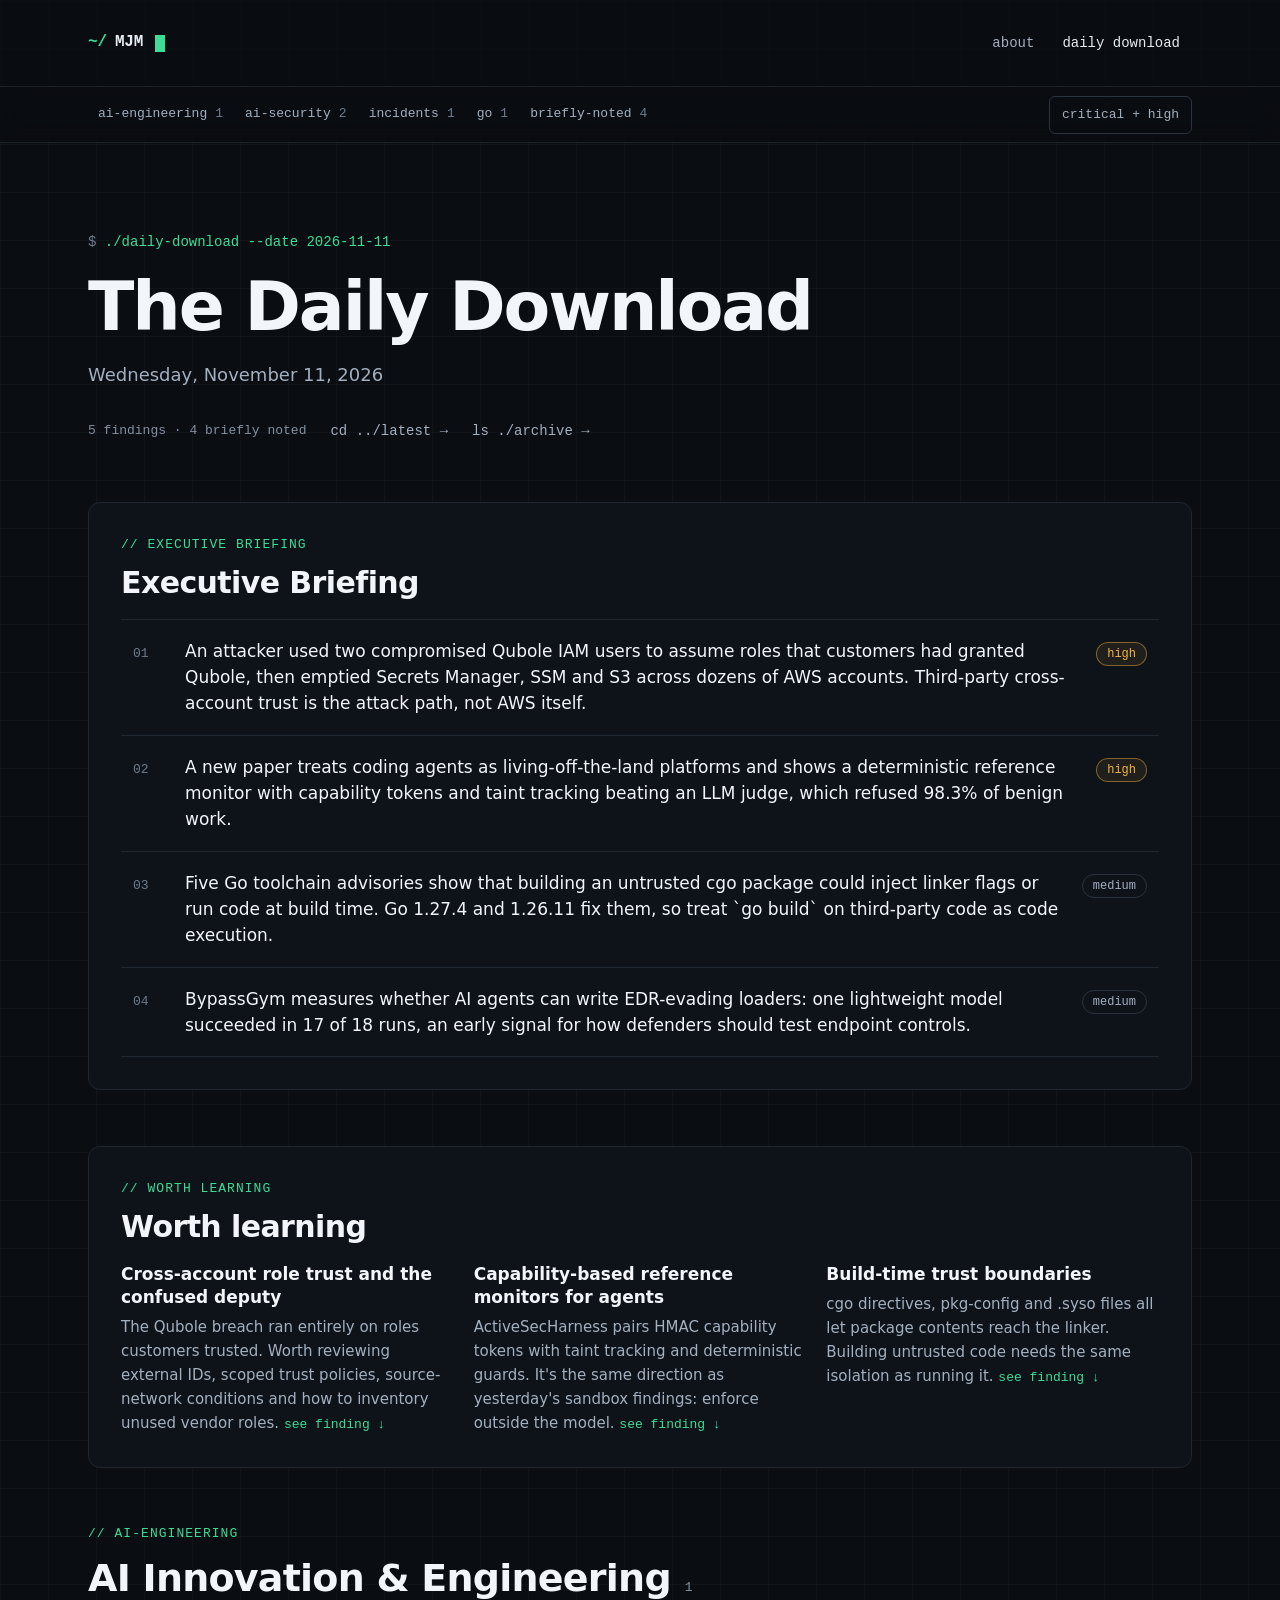
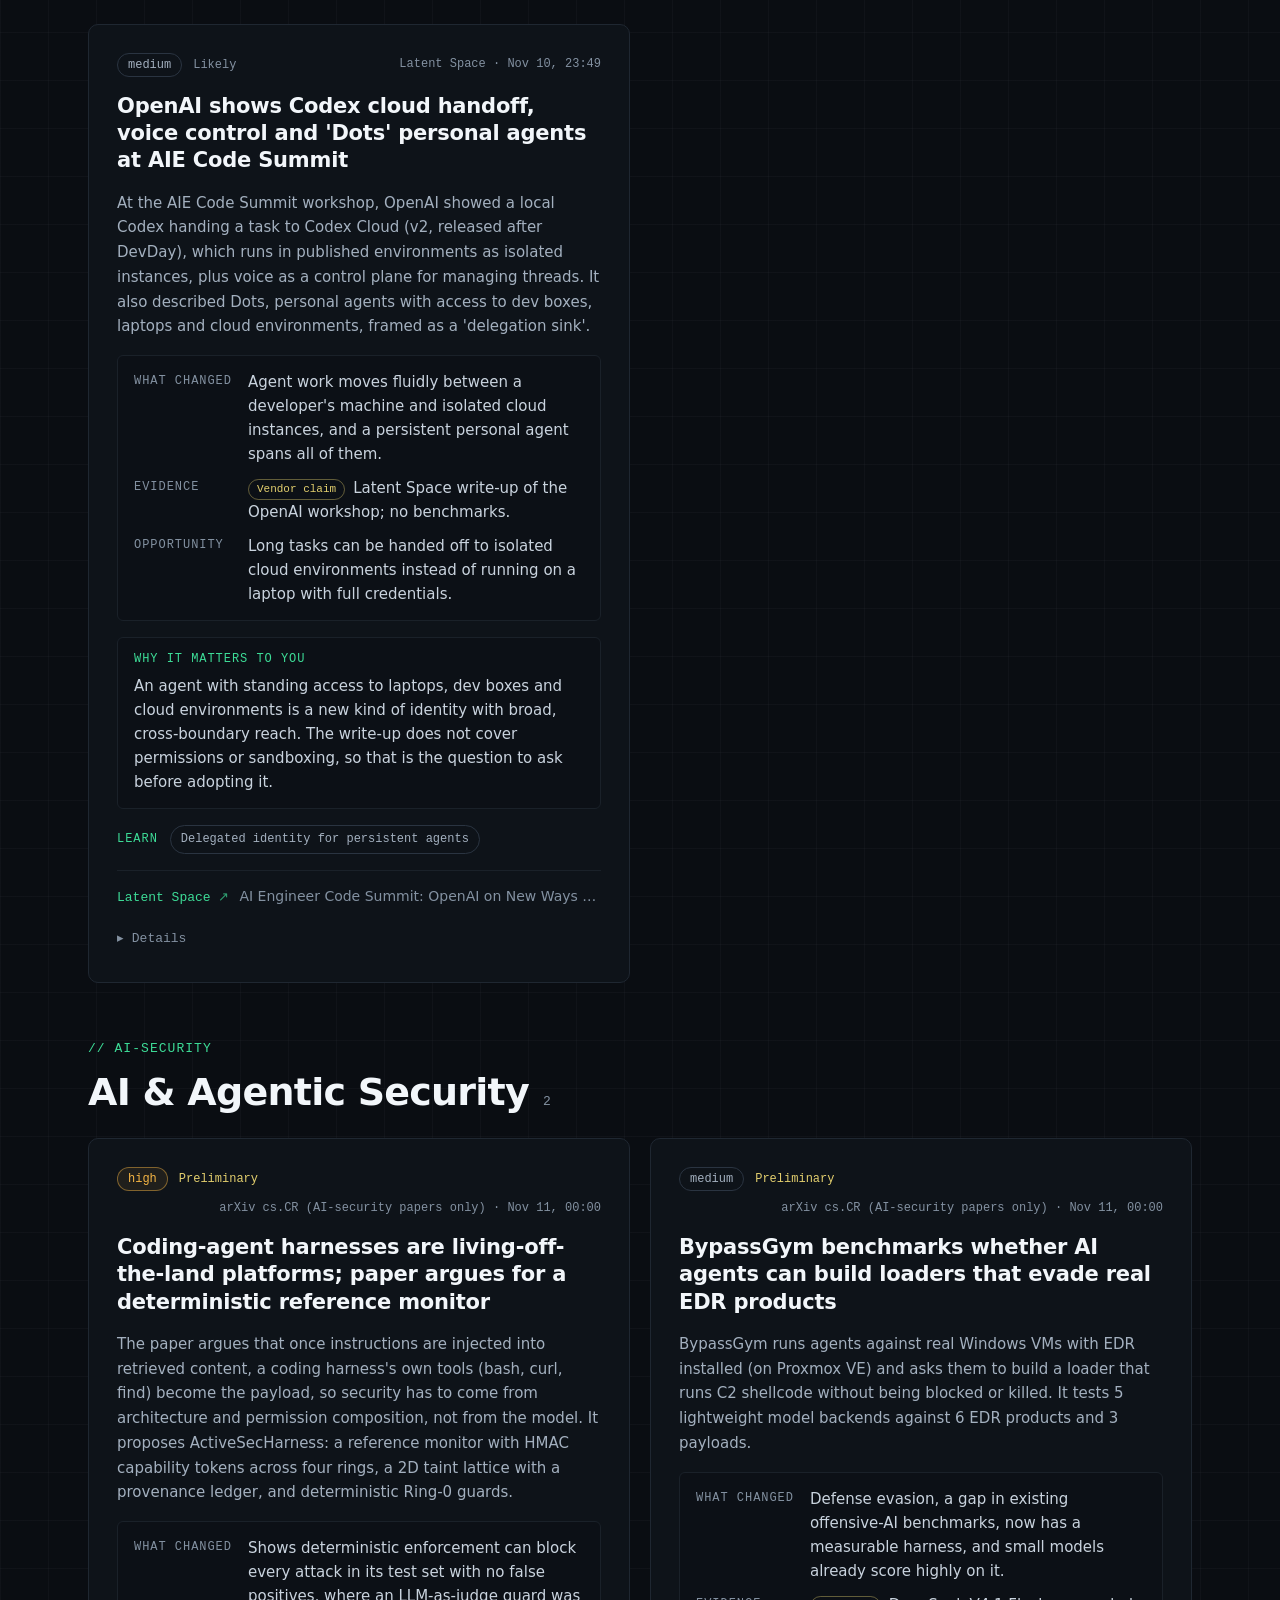
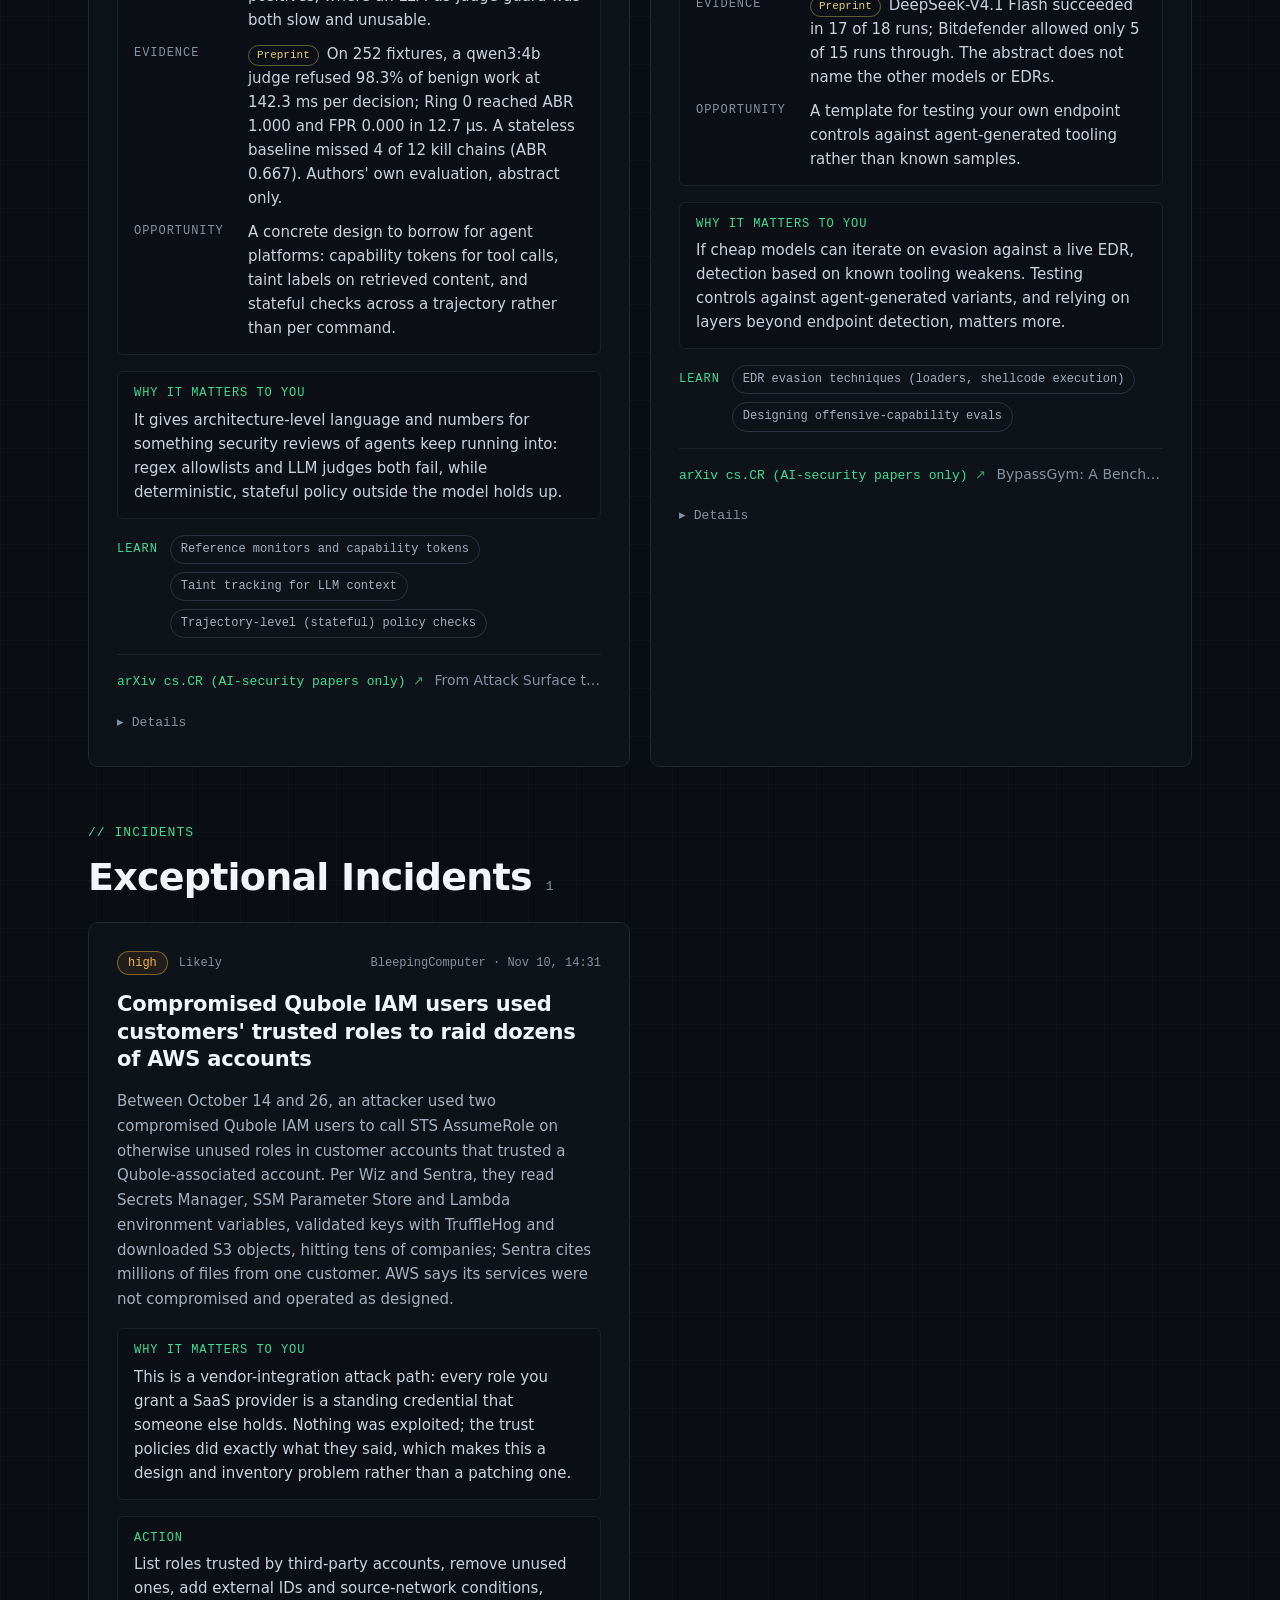
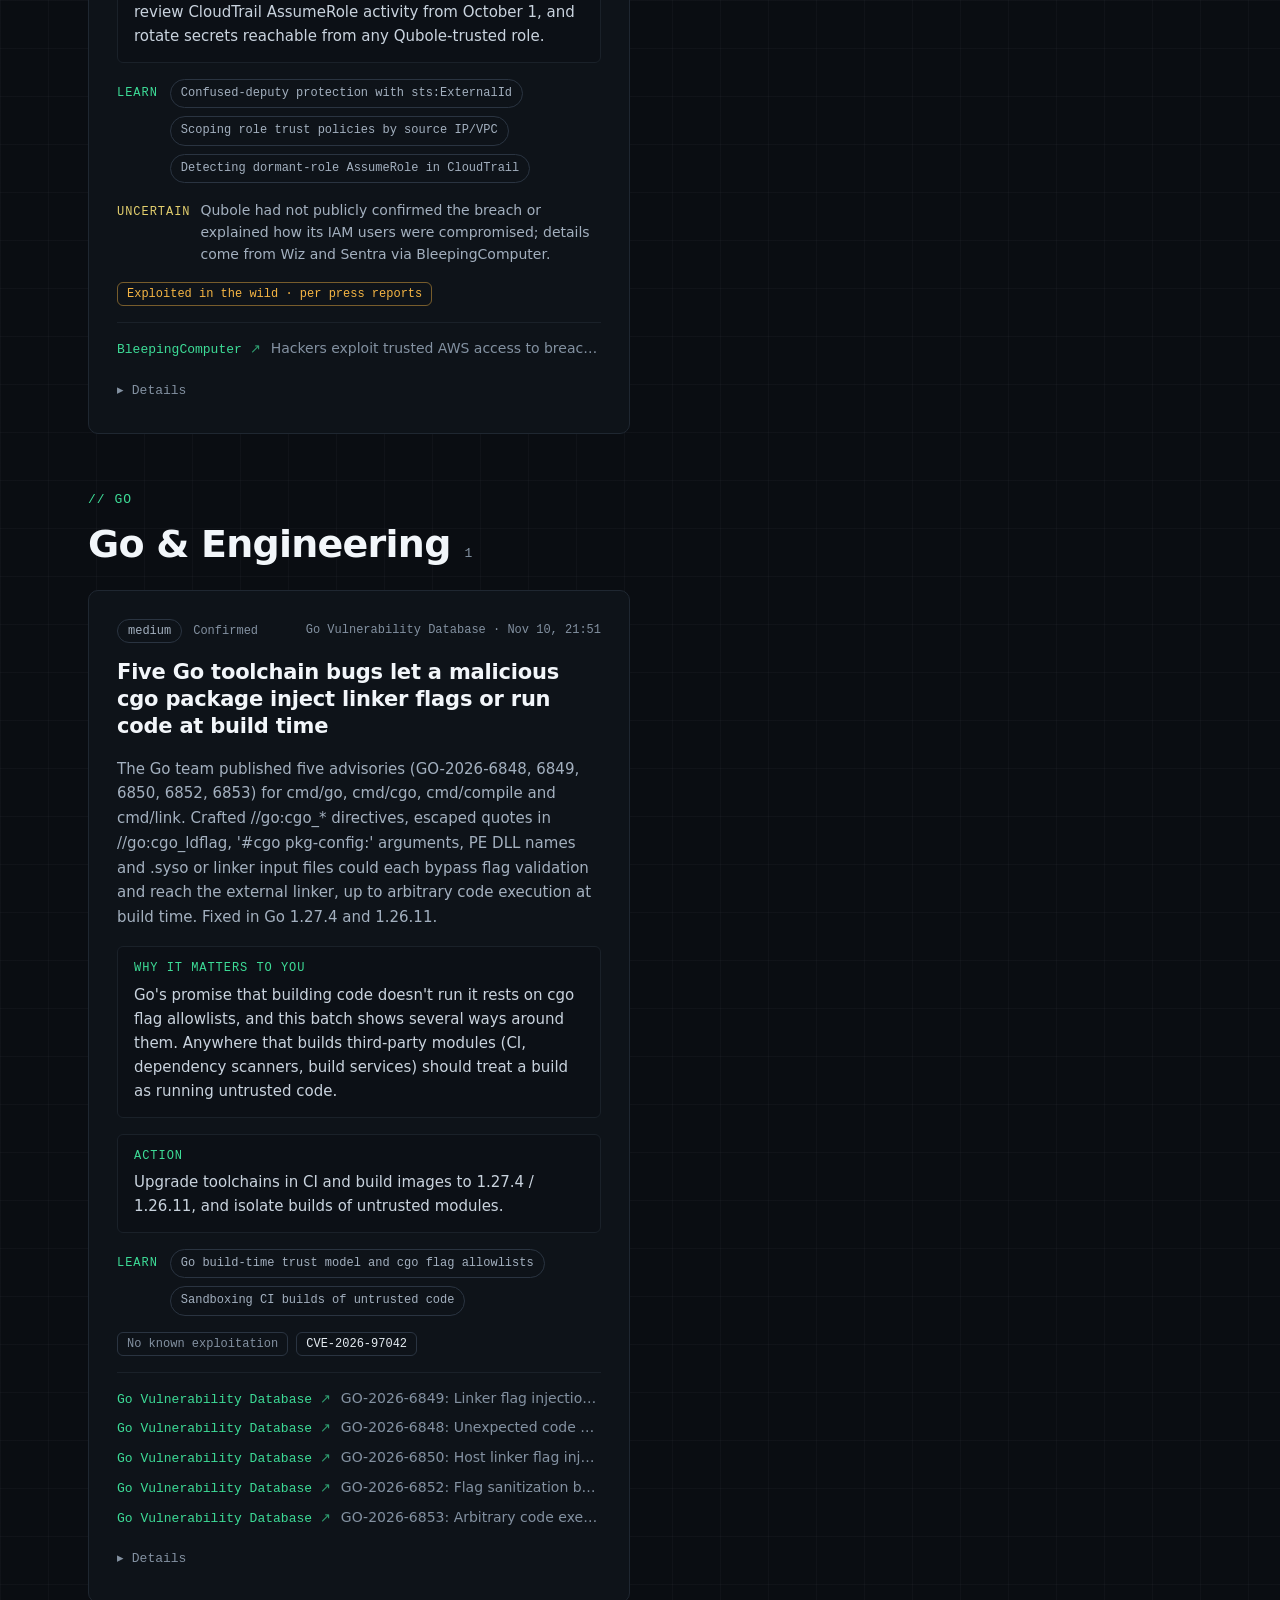
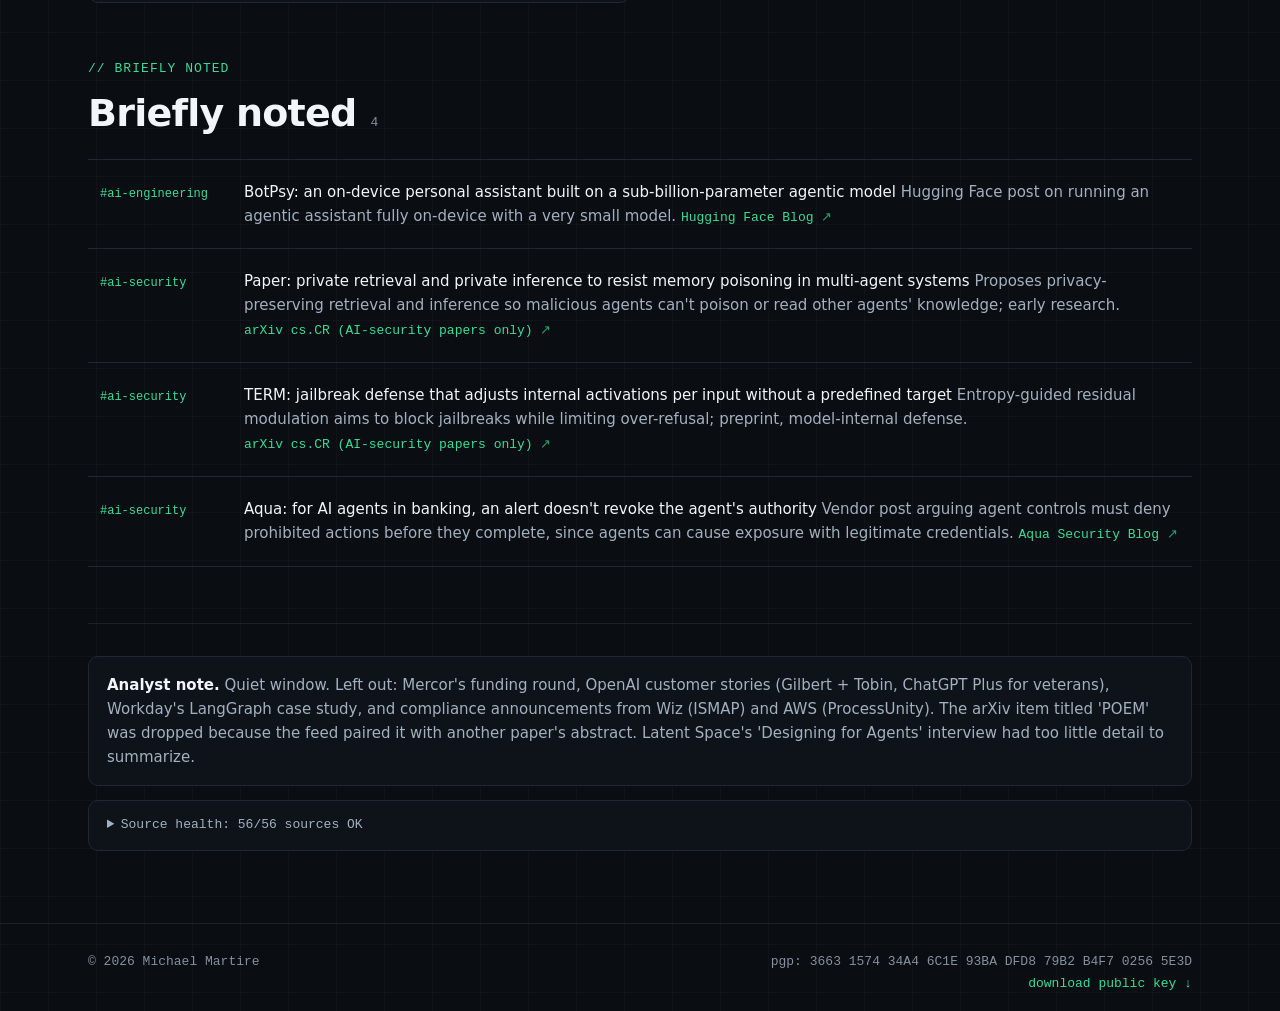
<file: daily_download/archive/2026-11-11.html>
<!doctype html>
<html lang="en">
<head>
<meta charset="utf-8">
<meta name="viewport" content="width=device-width, initial-scale=1, viewport-fit=cover">
<meta http-equiv="Content-Security-Policy" content="default-src 'none'; style-src 'sha256-er/R8fLKw+guc+b2OwRnasdYmYFAkmPl0AyGx0vpHWQ=' https://fonts.googleapis.com; font-src https://fonts.gstatic.com; script-src 'sha256-0RkCFBpBY1RzommdmKgF4uUsyYqZt9mP1wZc7C29pE0='; img-src data:; base-uri 'none'; form-action 'none'">
<meta name="referrer" content="no-referrer">
<meta name="theme-color" content="#0A0D12">
<title>The Daily Download · 2026-11-11</title>
<meta name="description" content="An attacker used two compromised Qubole IAM users to assume roles that customers had granted Qubole, then emptied Secrets Manager, SSM and S3 across dozens of AWS accounts. Third-party cross-account trust is the attack path, not AWS itself.">
<link rel="icon" type="image/svg+xml" href="data:image/svg+xml,%3Csvg xmlns=%22http://www.w3.org/2000/svg%22 viewBox=%220 0 64 64%22 role=%22img%22 aria-label=%22The Daily Download%22%3E%3Crect width=%2264%22 height=%2264%22 rx=%2212%22 fill=%22%230A0D12%22/%3E%3Ctext x=%228%22 y=%2242%22 font-family=%22JetBrains Mono, ui-monospace, monospace%22 font-size=%2226%22 font-weight=%22600%22 fill=%22%233DDC97%22%3E~/%3C/text%3E%3Crect x=%2244%22 y=%2220%22 width=%2210%22 height=%2226%22 fill=%22%233DDC97%22/%3E%3C/svg%3E">
<link rel="preconnect" href="https://fonts.googleapis.com">
<link rel="preconnect" href="https://fonts.gstatic.com" crossorigin>
<link rel="stylesheet" href="https://fonts.googleapis.com/css2?family=Inter:wght@400;500;600&family=JetBrains+Mono:wght@400;500;600&family=Space+Grotesk:wght@500;600;700&display=swap">
<style>/* The Daily Download: styled to match the personal site (dark, one green accent, faint grid, mono labels). */
:root {
  /* Surfaces */
  --bg: #0A0D12;
  --surface: #0E1319;
  --surface-alt: #0C1016;
  --surface-hover: #10151C;

  /* Lines */
  --line: #1A2129;
  --line-card: #1F2731;
  --line-strong: #2A3441;
  --line-hover: #2E3A48;

  /* Text */
  --text-strong: #F2F6FA;
  --text: #E6EDF3;
  --text-code: #C9D3DE;
  --text-muted: #A3B0BF;
  --text-faint: #8391A1;
  --text-dim: #6E7C8C;

  /* Accent (one accent only) */
  --accent: #3DDC97;
  --accent-soft: rgba(61, 220, 151, 0.12);
  --on-accent: #06110B;

  /* Status colours: used only for priority and exploitation signals */
  --critical: #FF6B6B;
  --high: #F5B544;
  --medium: #E3CF6E;

  /* Type */
  --font-display: "Space Grotesk", system-ui, sans-serif;
  --font-body: "Inter", system-ui, sans-serif;
  --font-mono: "JetBrains Mono", ui-monospace, SFMono-Regular, Menlo, Consolas, monospace;

  /* Layout */
  --container: 1200px;
  --gutter: clamp(16px, 4vw, 48px);
  --radius-sm: 6px;
  --radius: 10px;
  --radius-lg: 12px;
  --grid-line: rgba(148, 163, 184, 0.045);
  color-scheme: dark;
}

/* ---------- Base ---------- */
*, *::before, *::after { box-sizing: border-box; }
html { scroll-behavior: smooth; scroll-padding-top: 72px; }
body {
  margin: 0;
  min-height: 100vh;
  display: flex;
  flex-direction: column;
  background-color: var(--bg);
  background-image:
    linear-gradient(var(--grid-line) 1px, transparent 1px),
    linear-gradient(90deg, var(--grid-line) 1px, transparent 1px);
  background-size: 48px 48px;
  color: var(--text);
  font-family: var(--font-body);
  font-size: 16px;
  line-height: 1.6;
  -webkit-font-smoothing: antialiased;
}
main { flex: 1 0 auto; }
a { color: var(--text); text-decoration: none; }
a:hover { color: #FFFFFF; }
a:focus-visible, button:focus-visible, summary:focus-visible { outline: 2px solid var(--accent); outline-offset: 3px; border-radius: 4px; }
h1, h2, h3, h4, p { margin: 0; }
code { font-family: var(--font-mono); font-size: .9em; }

.container { max-width: var(--container); margin: 0 auto; padding-inline: var(--gutter); }

.skip-link {
  position: absolute; left: 16px; top: -48px;
  padding: 10px 14px; background: var(--accent); color: var(--on-accent);
  border-radius: var(--radius-sm); font-weight: 600; z-index: 30;
}
.skip-link:focus { top: 12px; }

.cursor {
  display: inline-block; width: 10px; height: 1.05em;
  vertical-align: -0.15em; margin-left: 4px;
  background: var(--accent);
  animation: blink 1.1s steps(1) infinite;
}
@keyframes blink { 50% { opacity: 0; } }

/* ---------- Site header (same as the rest of the site) ---------- */
.site-header { border-bottom: 1px solid var(--line); background: rgba(10, 13, 18, 0.85); }
.site-nav {
  display: flex; flex-wrap: wrap; align-items: center;
  justify-content: space-between; gap: 16px; padding-block: 20px;
}
.logo {
  display: flex; align-items: center; gap: 8px; min-height: 44px;
  font-family: var(--font-mono); font-size: 16px; font-weight: 600; letter-spacing: -0.01em;
}
.logo__prefix { color: var(--accent); }
.site-nav__links {
  display: flex; flex-wrap: wrap; align-items: center; gap: 4px;
  font-family: var(--font-mono); font-size: 14px; list-style: none; margin: 0; padding: 0;
}
.site-nav__link { display: inline-block; padding: 12px; color: var(--text-muted); }
.site-nav__link:hover, .site-nav__link[aria-current="page"] { color: var(--text); }

/* ---------- Section bar (sticky) ---------- */
.subbar {
  position: sticky; top: 0; z-index: 20;
  background: rgba(10, 13, 18, 0.92);
  backdrop-filter: blur(10px); -webkit-backdrop-filter: blur(10px);
  border-bottom: 1px solid var(--line);
}
.subbar-inner { position: relative; display: flex; align-items: center; gap: 16px; padding-block: 8px; }
.nav { display: flex; gap: 2px; overflow-x: auto; flex: 1; scrollbar-width: none; font-family: var(--font-mono); font-size: 13px; }
.nav::-webkit-scrollbar { display: none; }
.nav a {
  display: inline-flex; align-items: center; gap: 8px; padding: 9px 10px; border-radius: var(--radius-sm);
  color: var(--text-muted); white-space: nowrap;
}
.nav a b { font-weight: 400; color: var(--text-dim); }
.nav a:hover { color: var(--text); background: var(--surface-hover); }
/* Active section: same look as the site's primary button (solid green, dark text) */
.nav a.active, .nav a.active:hover { color: var(--on-accent); background: var(--accent); font-weight: 600; }
.nav a.active b { color: var(--on-accent); }
.tools { display: flex; gap: 8px; margin-left: auto; }
.tool {
  font: 400 13px/1 var(--font-mono); color: var(--text-muted); background: transparent;
  border: 1px solid var(--line-strong); border-radius: var(--radius-sm);
  min-height: 38px; padding: 0 12px; cursor: pointer; white-space: nowrap;
  display: inline-flex; align-items: center; justify-content: center;
}
.tool:hover { border-color: var(--line-hover); color: var(--text); }
.tool[aria-pressed="true"] { background: var(--accent-soft); border-color: transparent; color: var(--accent); }
.nav-toggle { display: none; }

/* ---------- Shared text ---------- */
.eyebrow { font-family: var(--font-mono); font-size: 13px; letter-spacing: 0.08em; text-transform: uppercase; color: var(--accent); }
.prompt { font-family: var(--font-mono); font-size: 14px; color: var(--accent); }
.prompt__sym { color: var(--text-dim); }
.text-link { font-family: var(--font-mono); font-size: 14px; color: var(--text-muted); padding: 12px 0; display: inline-block; }
.text-link:hover { color: var(--text); }

/* ---------- Banners ---------- */
.fixture-banner {
  background: rgba(245, 181, 68, 0.12); border-bottom: 1px solid rgba(245, 181, 68, 0.35);
  color: var(--high); font: 500 13px/1.5 var(--font-mono); text-align: center; padding: 10px 16px;
}

/* ---------- Hero ---------- */
.hero { display: flex; flex-direction: column; gap: 18px; padding-block: clamp(48px, 7vw, 88px) clamp(32px, 4vw, 48px); }
.hero__title {
  font-family: var(--font-display); font-weight: 600;
  font-size: clamp(40px, 5.6vw, 68px); line-height: 1.04; letter-spacing: -0.03em; color: var(--text-strong);
}
.hero__date { font-size: 18px; line-height: 1.65; color: var(--text-muted); }
.hero__meta { display: flex; flex-wrap: wrap; align-items: center; gap: 4px 24px; }
.hero__stats { font-family: var(--font-mono); font-size: 13px; color: var(--text-faint); }

.wrap { padding-bottom: 72px; display: flex; flex-direction: column; gap: 56px; }

/* ---------- Panels: executive briefing, worth learning ---------- */
.panel { border: 1px solid var(--line-card); border-radius: var(--radius-lg); background: var(--surface); padding: clamp(20px, 3vw, 32px); }
.panel-head { display: flex; flex-direction: column; gap: 10px; margin-bottom: 18px; }
.panel-title { font-family: var(--font-display); font-weight: 600; font-size: clamp(24px, 2.6vw, 30px); line-height: 1.15; letter-spacing: -0.02em; color: var(--text-strong); }

.executive ol { list-style: none; margin: 0; padding: 0; border-top: 1px solid var(--line-card); }
.executive li { border-bottom: 1px solid var(--line-card); }
.exec-item { display: grid; grid-template-columns: 36px 1fr auto; gap: 16px; align-items: baseline; padding: 18px 12px; color: var(--text); }
a.exec-item:hover { background: var(--surface-hover); color: var(--text); }
.exec-item .num { font: 400 13px/1.6 var(--font-mono); color: var(--text-dim); }
.exec-text { font-size: 17px; line-height: 1.55; color: var(--text-strong); }
.exec-critical .num { color: var(--critical); }

.learning ul { margin: 0; padding: 0; list-style: none; display: grid; grid-template-columns: repeat(auto-fit, minmax(min(100%, 260px), 1fr)); gap: 20px; }
.learning li { display: flex; flex-direction: column; gap: 6px; }
.learning li b { font: 600 17px/1.35 var(--font-display); color: var(--text-strong); }
.learning li p { font-size: 15px; line-height: 1.6; color: var(--text-muted); }
.learning li a { font-family: var(--font-mono); font-size: 13px; color: var(--accent); white-space: nowrap; }

/* ---------- Sections ---------- */
.section { display: flex; flex-direction: column; gap: 24px; }
.section-head { display: flex; flex-direction: column; gap: 12px; }
.section-title {
  display: flex; align-items: baseline; gap: 14px; flex-wrap: wrap;
  font-family: var(--font-display); font-weight: 600; font-size: clamp(28px, 3vw, 38px);
  line-height: 1.12; letter-spacing: -0.02em; color: var(--text-strong);
}
.section-title small { font: 400 13px/1 var(--font-mono); color: var(--text-faint); letter-spacing: 0; }
.grid { display: grid; grid-template-columns: repeat(auto-fill, minmax(min(100%, 480px), 1fr)); gap: 20px; }

/* ---------- Cards ---------- */
.card {
  background: var(--surface); border: 1px solid var(--line-card); border-radius: var(--radius);
  padding: 28px; display: flex; flex-direction: column; gap: 16px; min-width: 0;
  transition: border-color 0.2s ease;
}
.card:hover { border-color: var(--line-hover); }
.card:target { border-color: var(--accent); }
.card.prio-critical { border-color: rgba(255, 107, 107, 0.45); }
.card-head { display: flex; flex-wrap: wrap; align-items: center; gap: 8px; }
.card-head .meta { margin-left: auto; font-family: var(--font-mono); font-size: 12px; color: var(--text-faint); }
.card h3 { font: 600 21px/1.3 var(--font-display); letter-spacing: -0.01em; color: var(--text-strong); }
.summary { font-size: 15px; line-height: 1.65; color: var(--text-muted); }

/* Pills: mono tags in the site style; colour only where it carries meaning */
.pill, .conf { font: 400 12px/1 var(--font-mono); padding: 5px 10px; border-radius: 999px; border: 1px solid var(--line-strong); color: var(--text-muted); white-space: nowrap; }
.pill-critical { color: var(--critical); border-color: rgba(255, 107, 107, 0.5); background: rgba(255, 107, 107, 0.1); }
.pill-high { color: var(--high); border-color: rgba(245, 181, 68, 0.45); background: rgba(245, 181, 68, 0.08); }
.pill-medium { color: var(--text-muted); }
.pill-low { color: var(--text-faint); }
.pill-update { color: var(--accent); border-color: transparent; background: var(--accent-soft); }
.conf { border-color: transparent; padding-inline: 2px; color: var(--text-faint); }
.conf-preliminary, .conf-conflicting { color: var(--medium); }

.block { border-radius: var(--radius-sm); padding: 14px 16px; background: var(--surface-alt); border: 1px solid var(--line); }
.block h4 { margin-bottom: 6px; font: 400 12px/1.3 var(--font-mono); letter-spacing: .08em; text-transform: uppercase; color: var(--accent); }
.block p { font-size: 15px; line-height: 1.6; color: var(--text-code); }

/* capability: what changed / evidence / opportunity */
dl.capability { margin: 0; display: grid; grid-template-columns: max-content 1fr; gap: 10px 16px; padding: 14px 16px;
  border: 1px solid var(--line); border-radius: var(--radius-sm); background: var(--surface-alt); font-size: 15px; }
dl.capability dt { font: 400 12px/1.9 var(--font-mono); letter-spacing: .08em; text-transform: uppercase; color: var(--text-faint); }
dl.capability dd { margin: 0; color: var(--text-code); min-width: 0; line-height: 1.6; }
.ev { display: inline-block; font: 400 11px/1 var(--font-mono); padding: 4px 8px; border-radius: 999px; margin-right: 8px;
  border: 1px solid var(--line-strong); color: var(--text-muted); vertical-align: 1px; }
.ev-independent, .ev-peer-reviewed, .ev-mixed { color: var(--accent); border-color: transparent; background: var(--accent-soft); }
.ev-vendor-claim, .ev-preprint { color: var(--medium); border-color: rgba(227, 207, 110, 0.4); }

/* learn */
.learn { display: flex; gap: 12px; align-items: baseline; }
.learn > span { font: 400 12px/1 var(--font-mono); letter-spacing: .08em; text-transform: uppercase; color: var(--accent); flex: none; }
.learn ul { margin: 0; padding: 0; list-style: none; display: flex; flex-wrap: wrap; gap: 8px; font-family: var(--font-mono); font-size: 12px; }
.learn li { padding: 4px 10px; border: 1px solid var(--line-strong); border-radius: 999px; color: var(--text-muted); }

.update-note, .uncertainty { font-size: 14px; color: var(--text-muted); display: flex; gap: 10px; align-items: baseline; }
.update-note span, .uncertainty span { font: 400 12px/1 var(--font-mono); letter-spacing: .08em; text-transform: uppercase; flex: none; }
.update-note span { color: var(--accent); }
.uncertainty span { color: var(--medium); }

/* Signal chips */
.chips { display: flex; flex-wrap: wrap; gap: 8px; }
.chips:empty { display: none; }
.chip { font: 400 12px/1 var(--font-mono); padding: 5px 9px; border-radius: var(--radius-sm); border: 1px solid var(--line-strong); color: var(--text-muted); white-space: nowrap; }
.chip-kev, .chip-exploit { color: var(--critical); border-color: rgba(255, 107, 107, 0.5); background: rgba(255, 107, 107, 0.08); }
.chip-reported { color: var(--high); border-color: rgba(245, 181, 68, 0.45); }
.chip-poc { color: var(--medium); border-color: rgba(227, 207, 110, 0.4); }
.chip-sev-crit { color: var(--critical); }
.chip-sev-high { color: var(--high); }
.chip-muted { color: var(--text-faint); }
a.chip-id { color: var(--text); }
a.chip-id:hover { border-color: var(--accent); color: var(--accent); }

/* Source links */
.links { list-style: none; margin: 0; padding: 14px 0 0; border-top: 1px solid var(--line); display: grid; gap: 6px; font-size: 14px; }
.links li { display: flex; gap: 10px; min-width: 0; align-items: baseline; }
.links a { font-family: var(--font-mono); font-size: 13px; color: var(--accent); white-space: nowrap; }
.links a:hover { color: var(--accent); text-decoration: underline; text-underline-offset: 3px; }
.links a::after { content: " ↗"; opacity: .7; }
.link-title { color: var(--text-faint); overflow: hidden; text-overflow: ellipsis; white-space: nowrap; min-width: 0; }

details.more summary { cursor: pointer; font-family: var(--font-mono); font-size: 13px; color: var(--text-faint); list-style: none; user-select: none; padding: 4px 0; }
details.more summary::-webkit-details-marker { display: none; }
details.more summary::before { content: "▸ "; }
details.more[open] summary::before { content: "▾ "; }
details.more dl { margin: 10px 0 0; display: grid; grid-template-columns: max-content 1fr; gap: 6px 16px; font-size: 14px; }
details.more dt { color: var(--text-faint); font-family: var(--font-mono); font-size: 12px; line-height: 1.9; }
details.more dd { margin: 0; color: var(--text-muted); min-width: 0; overflow-wrap: anywhere; }

body.filter-on .card[data-priority="medium"], body.filter-on .card[data-priority="low"] { display: none; }

/* ---------- Briefly noted (writing-list style rows) ---------- */
.brief-list { list-style: none; margin: 0; padding: 0; border-top: 1px solid var(--line-card); }
.brief-list li { display: flex; gap: 16px; align-items: baseline; padding: 20px 12px; border-bottom: 1px solid var(--line-card); font-size: 15px; color: var(--text-muted); }
.brief-list li:hover { background: var(--surface-hover); }
.brief-list .tag { flex: none; width: 128px; font-family: var(--font-mono); font-size: 12px; color: var(--accent); }
.brief-list b { color: var(--text-strong); font-weight: 500; }
.brief-list a { font-family: var(--font-mono); font-size: 13px; color: var(--accent); white-space: nowrap; }
.brief-list a::after { content: " ↗"; opacity: .7; }
body.filter-on .brief-list li[data-priority="medium"], body.filter-on .brief-list li[data-priority="low"] { display: none; }

/* ---------- Empty / footer notes ---------- */
.empty { padding: 48px 24px; text-align: center; border: 1px dashed var(--line-strong); border-radius: var(--radius); color: var(--text-muted); display: flex; flex-direction: column; gap: 10px; }
.empty h2 { font: 600 24px/1.2 var(--font-display); color: var(--text-strong); }
.footer-notes { border-top: 1px solid var(--line); padding-top: 32px; display: grid; gap: 14px; }
.analyst-note { padding: 16px 18px; border-radius: var(--radius); background: var(--surface); border: 1px solid var(--line-card); color: var(--text-muted); font-size: 15px; }
.analyst-note b { color: var(--text-strong); font-weight: 600; }
details.health, details.warnings { background: var(--surface); border: 1px solid var(--line-card); border-radius: var(--radius); padding: 14px 18px; }
details.health summary, details.warnings summary { cursor: pointer; font-family: var(--font-mono); font-size: 13px; color: var(--text-muted); }
.table-wrap { overflow-x: auto; margin-top: 12px; }
table { width: 100%; border-collapse: collapse; font-size: 13px; }
th, td { text-align: left; padding: 8px 10px; border-bottom: 1px solid var(--line); vertical-align: top; color: var(--text-muted); }
th { color: var(--text-faint); font: 400 12px/1.4 var(--font-mono); letter-spacing: .06em; text-transform: uppercase; }
.st { font: 400 11px/1 var(--font-mono); padding: 3px 7px; border-radius: 999px; border: 1px solid var(--line-strong); }
.st-ok, .st-cached { color: var(--accent); }
.st-empty { color: var(--text-faint); }
.st-stale { color: var(--medium); }
.st-failed { color: var(--critical); }
.err { display: block; color: var(--text-faint); font-size: 12px; margin-top: 3px; }
details.warnings ul { margin: 10px 0 0; padding-left: 18px; color: var(--text-faint); font-size: 13px; }

/* ---------- Archive index ---------- */
.archive-list { list-style: none; margin: 0; padding: 0; border-top: 1px solid var(--line-card); }
.archive-row { display: flex; flex-wrap: wrap; align-items: baseline; gap: 8px 24px; padding: 24px 12px; border-bottom: 1px solid var(--line-card); }
.archive-row:hover { background: var(--surface-hover); }
.archive-row__date { flex: 1 1 auto; font-family: var(--font-mono); font-size: 15px; font-weight: 500; color: var(--text-strong); }
.archive-row__count { font-family: var(--font-mono); font-size: 12px; color: var(--accent); }

/* ---------- Site footer ---------- */
.site-footer { border-top: 1px solid var(--line); }
.site-footer .container {
  display: flex; flex-wrap: wrap; justify-content: space-between; gap: 12px; padding-block: 28px;
  font-family: var(--font-mono); font-size: 13px; color: var(--text-faint);
}

/* PGP fingerprint with a download link under it */
.footer-key { display: flex; flex-direction: column; align-items: flex-end; gap: 2px; }
.footer-key__link { display: inline-block; padding: 10px 0; margin: -10px 0; color: var(--accent); }
.footer-key__link:hover { color: var(--accent); text-decoration: underline; text-underline-offset: 3px; }
@media (max-width: 720px) { .footer-key { align-items: flex-start; } }

/* ---------- Phones ---------- */
@media (max-width: 720px) {
  html { -webkit-text-size-adjust: 100%; text-size-adjust: 100%; scroll-padding-top: 64px; }
  .site-nav { padding-block: 12px; }
  .nav-toggle { display: inline-flex; width: 42px; padding: 0; }
  .subbar-inner { justify-content: space-between; }
  .subbar-label { font-family: var(--font-mono); font-size: 13px; color: var(--text-muted); }
  .bars { position: relative; width: 16px; height: 12px; display: block; }
  .bars span { position: absolute; left: 0; width: 100%; height: 2px; border-radius: 2px; background: currentColor; transition: transform .2s, opacity .2s, top .2s; }
  .bars span:nth-child(1) { top: 0; }
  .bars span:nth-child(2) { top: 5px; }
  .bars span:nth-child(3) { top: 10px; }
  .subbar.menu-open .bars span:nth-child(1) { top: 5px; transform: rotate(45deg); }
  .subbar.menu-open .bars span:nth-child(2) { opacity: 0; }
  .subbar.menu-open .bars span:nth-child(3) { top: 5px; transform: rotate(-45deg); }
  .nav {
    display: none; position: absolute; top: 100%; left: 0; right: 0; flex-direction: column; gap: 2px;
    padding: 8px 12px 14px; overflow-x: hidden; overflow-y: auto; max-height: calc(100vh - 64px); max-height: calc(100dvh - 64px);
    background: var(--bg); border-bottom: 1px solid var(--line); box-shadow: 0 18px 30px -18px rgba(0, 0, 0, .6);
  }
  .subbar.menu-open .nav { display: flex; }
  .nav a { padding: 12px; font-size: 14px; }
  .nav a b { margin-left: auto; }

  .wrap { gap: 44px; padding-bottom: 56px; }
  .exec-item { grid-template-columns: 26px 1fr; gap: 10px; padding: 16px 4px; }
  .exec-item .pill { display: none; }
  .exec-text { font-size: 16px; }
  .card { padding: 20px 18px; }
  .card h3 { font-size: 19px; }
  .card-head .meta { margin-left: 0; flex-basis: 100%; }
  .summary, .block p, dl.capability dd, .brief-list li { overflow-wrap: anywhere; }
  dl.capability, details.more dl { grid-template-columns: 1fr; gap: 2px; }
  dl.capability dd + dt { margin-top: 8px; }
  details.more dd { margin-bottom: 8px; }
  .learn, .update-note, .uncertainty { flex-direction: column; align-items: flex-start; gap: 6px; }
  .links { gap: 10px; }
  .links li { flex-direction: column; gap: 1px; }
  .link-title { white-space: normal; display: -webkit-box; -webkit-box-orient: vertical; -webkit-line-clamp: 2; line-clamp: 2; font-size: 13px; }
  .brief-list li { flex-direction: column; gap: 6px; padding: 18px 4px; }
  .brief-list .tag { width: auto; }
  th, td { padding: 7px 6px; }
  td:last-child { white-space: nowrap; }
}
@media (min-width: 721px) { .subbar-label { display: none; } }
@media (hover: none) { a.exec-item:hover, .brief-list li:hover, .archive-row:hover { background: none; } }
@media (prefers-reduced-motion: reduce) {
  html { scroll-behavior: auto; }
  .cursor { animation: none; }
  .card { transition: none; }
}
@media print {
  .site-header, .subbar, .tools { display: none; }
  body { background: #fff; color: #000; }
  details.more { display: block; }
}
</style>
</head>
<body>
<a class="skip-link" href="#main">Skip to content</a>

<header class="site-header"><nav class="container site-nav" aria-label="Primary"><a class="logo" href="../../" aria-label="Home"><span class="logo__prefix">~/</span>MJM<span class="cursor" aria-hidden="true"></span></a><ul class="site-nav__links"><li><a class="site-nav__link" href="../../#about">about</a></li><li><a class="site-nav__link" href="../../daily_download/" aria-current="page">daily download</a></li></ul></nav></header>
<div class="subbar"><div class="container subbar-inner"><span class="subbar-label">sections</span><nav class="nav" id="section-nav" aria-label="Briefing sections"><a href="#sec-ai-engineering">ai-engineering<b>1</b></a><a href="#sec-ai-security">ai-security<b>2</b></a><a href="#sec-incidents">incidents<b>1</b></a><a href="#sec-go">go<b>1</b></a><a href="#sec-brief">briefly-noted<b>4</b></a></nav><div class="tools"><button type="button" class="tool" id="filter-toggle" aria-pressed="false" title="Show only critical and high priority">critical + high</button><button type="button" class="tool nav-toggle" id="nav-toggle" aria-expanded="false" aria-controls="section-nav" aria-label="Sections menu" title="Sections"><span class="bars" aria-hidden="true"><span></span><span></span><span></span></span></button></div></div></div><main id="main"><section class="container hero" id="top" aria-labelledby="dd-title"><p class="prompt"><span class="prompt__sym">$</span> ./daily-download --date 2026-11-11</p><h1 id="dd-title" class="hero__title">The Daily Download</h1><p class="hero__date">Wednesday, November 11, 2026</p><div class="hero__meta"><span class="hero__stats">5 findings · 4 briefly noted</span><a class="text-link" href="../">cd ../latest →</a><a class="text-link" href="./">ls ./archive →</a></div></section><div class="container wrap"><section class="panel executive" id="executive"><div class="panel-head"><p class="eyebrow">// executive briefing</p><h2 class="panel-title">Executive Briefing</h2></div><ol><li class="exec-high"><a class="exec-item" href="#C001"><span class="num">01</span><span class="exec-text">An attacker used two compromised Qubole IAM users to assume roles that customers had granted Qubole, then emptied Secrets Manager, SSM and S3 across dozens of AWS accounts. Third-party cross-account trust is the attack path, not AWS itself.</span><span class="pill pill-high">high</span></a></li><li class="exec-high"><a class="exec-item" href="#C005"><span class="num">02</span><span class="exec-text">A new paper treats coding agents as living-off-the-land platforms and shows a deterministic reference monitor with capability tokens and taint tracking beating an LLM judge, which refused 98.3% of benign work.</span><span class="pill pill-high">high</span></a></li><li class="exec-medium"><a class="exec-item" href="#C010"><span class="num">03</span><span class="exec-text">Five Go toolchain advisories show that building an untrusted cgo package could inject linker flags or run code at build time. Go 1.27.4 and 1.26.11 fix them, so treat `go build` on third-party code as code execution.</span><span class="pill pill-medium">medium</span></a></li><li class="exec-medium"><a class="exec-item" href="#C003"><span class="num">04</span><span class="exec-text">BypassGym measures whether AI agents can write EDR-evading loaders: one lightweight model succeeded in 17 of 18 runs, an early signal for how defenders should test endpoint controls.</span><span class="pill pill-medium">medium</span></a></li></ol></section><section class="panel learning" id="learning"><div class="panel-head"><p class="eyebrow">// worth learning</p><h2 class="panel-title">Worth learning</h2></div><ul><li><b>Cross-account role trust and the confused deputy</b><p>The Qubole breach ran entirely on roles customers trusted. Worth reviewing external IDs, scoped trust policies, source-network conditions and how to inventory unused vendor roles. <a href="#C001">see finding ↓</a></p></li><li><b>Capability-based reference monitors for agents</b><p>ActiveSecHarness pairs HMAC capability tokens with taint tracking and deterministic guards. It&#x27;s the same direction as yesterday&#x27;s sandbox findings: enforce outside the model. <a href="#C005">see finding ↓</a></p></li><li><b>Build-time trust boundaries</b><p>cgo directives, pkg-config and .syso files all let package contents reach the linker. Building untrusted code needs the same isolation as running it. <a href="#C010">see finding ↓</a></p></li></ul></section><section class="section" id="sec-ai-engineering"><div class="section-head"><p class="eyebrow">// ai-engineering</p><h2 class="section-title">AI Innovation &amp; Engineering<small>1</small></h2></div><div class="grid">
<article class="card prio-medium" id="C014" data-priority="medium">
  <header class="card-head">
    <span class="pill pill-medium">medium</span>
    
    <span class="conf conf-likely">Likely</span>
    <span class="meta">Latent Space · Nov 10, 23:49</span>
  </header>
  <h3>OpenAI shows Codex cloud handoff, voice control and &#x27;Dots&#x27; personal agents at AIE Code Summit</h3>
  
  <p class="summary">At the AIE Code Summit workshop, OpenAI showed a local Codex handing a task to Codex Cloud (v2, released after DevDay), which runs in published environments as isolated instances, plus voice as a control plane for managing threads. It also described Dots, personal agents with access to dev boxes, laptops and cloud environments, framed as a &#x27;delegation sink&#x27;.</p>
  <dl class="capability"><dt>What changed</dt><dd>Agent work moves fluidly between a developer&#x27;s machine and isolated cloud instances, and a persistent personal agent spans all of them.</dd><dt>Evidence</dt><dd><span class="ev ev-vendor-claim">Vendor claim</span>Latent Space write-up of the OpenAI workshop; no benchmarks.</dd><dt>Opportunity</dt><dd>Long tasks can be handed off to isolated cloud environments instead of running on a laptop with full credentials.</dd></dl>
  <div class="block block-why"><h4>Why it matters to you</h4><p>An agent with standing access to laptops, dev boxes and cloud environments is a new kind of identity with broad, cross-boundary reach. The write-up does not cover permissions or sandboxing, so that is the question to ask before adopting it.</p></div>
  
  <div class="learn"><span>Learn</span><ul><li>Delegated identity for persistent agents</li></ul></div>
  
  <div class="chips"></div>
  <ul class="links"><li><a href="https://latent.space/p/codex-work/" target="_blank" rel="noopener noreferrer">Latent Space</a><span class="link-title">AI Engineer Code Summit: OpenAI on New Ways of Working With Codex</span></li></ul>
  <details class="more"><summary>Details</summary><dl><dt>Relevance score</dt><dd>28/100 — topics: ai_engineering +14; category ai-engineering +14; established source +5; source priority +2; original research / analysis +8; recent +3; noise: marketing -18</dd></dl></details>
</article></div></section><section class="section" id="sec-ai-security"><div class="section-head"><p class="eyebrow">// ai-security</p><h2 class="section-title">AI &amp; Agentic Security<small>2</small></h2></div><div class="grid">
<article class="card prio-high" id="C005" data-priority="high">
  <header class="card-head">
    <span class="pill pill-high">high</span>
    
    <span class="conf conf-preliminary">Preliminary</span>
    <span class="meta">arXiv cs.CR (AI-security papers only) · Nov 11, 00:00</span>
  </header>
  <h3>Coding-agent harnesses are living-off-the-land platforms; paper argues for a deterministic reference monitor</h3>
  
  <p class="summary">The paper argues that once instructions are injected into retrieved content, a coding harness&#x27;s own tools (bash, curl, find) become the payload, so security has to come from architecture and permission composition, not from the model. It proposes ActiveSecHarness: a reference monitor with HMAC capability tokens across four rings, a 2D taint lattice with a provenance ledger, and deterministic Ring-0 guards.</p>
  <dl class="capability"><dt>What changed</dt><dd>Shows deterministic enforcement can block every attack in its test set with no false positives, where an LLM-as-judge guard was both slow and unusable.</dd><dt>Evidence</dt><dd><span class="ev ev-preprint">Preprint</span>On 252 fixtures, a qwen3:4b judge refused 98.3% of benign work at 142.3 ms per decision; Ring 0 reached ABR 1.000 and FPR 0.000 in 12.7 μs. A stateless baseline missed 4 of 12 kill chains (ABR 0.667). Authors&#x27; own evaluation, abstract only.</dd><dt>Opportunity</dt><dd>A concrete design to borrow for agent platforms: capability tokens for tool calls, taint labels on retrieved content, and stateful checks across a trajectory rather than per command.</dd></dl>
  <div class="block block-why"><h4>Why it matters to you</h4><p>It gives architecture-level language and numbers for something security reviews of agents keep running into: regex allowlists and LLM judges both fail, while deterministic, stateful policy outside the model holds up.</p></div>
  
  <div class="learn"><span>Learn</span><ul><li>Reference monitors and capability tokens</li><li>Taint tracking for LLM context</li><li>Trajectory-level (stateful) policy checks</li></ul></div>
  
  <div class="chips"></div>
  <ul class="links"><li><a href="https://arxiv.org/abs/2611.13960" target="_blank" rel="noopener noreferrer">arXiv cs.CR (AI-security papers only)</a><span class="link-title">From Attack Surface to Defense Architecture: Compositional Security for Agentic Coding Harnesses</span></li></ul>
  <details class="more"><summary>Details</summary><dl><dt>Relevance score</dt><dd>47/100 — topics: ai_engineering, ai_security +30; category ai-security +14; community source +0; recent +3</dd></dl></details>
</article>
<article class="card prio-medium" id="C003" data-priority="medium">
  <header class="card-head">
    <span class="pill pill-medium">medium</span>
    
    <span class="conf conf-preliminary">Preliminary</span>
    <span class="meta">arXiv cs.CR (AI-security papers only) · Nov 11, 00:00</span>
  </header>
  <h3>BypassGym benchmarks whether AI agents can build loaders that evade real EDR products</h3>
  
  <p class="summary">BypassGym runs agents against real Windows VMs with EDR installed (on Proxmox VE) and asks them to build a loader that runs C2 shellcode without being blocked or killed. It tests 5 lightweight model backends against 6 EDR products and 3 payloads.</p>
  <dl class="capability"><dt>What changed</dt><dd>Defense evasion, a gap in existing offensive-AI benchmarks, now has a measurable harness, and small models already score highly on it.</dd><dt>Evidence</dt><dd><span class="ev ev-preprint">Preprint</span>DeepSeek-V4.1 Flash succeeded in 17 of 18 runs; Bitdefender allowed only 5 of 15 runs through. The abstract does not name the other models or EDRs.</dd><dt>Opportunity</dt><dd>A template for testing your own endpoint controls against agent-generated tooling rather than known samples.</dd></dl>
  <div class="block block-why"><h4>Why it matters to you</h4><p>If cheap models can iterate on evasion against a live EDR, detection based on known tooling weakens. Testing controls against agent-generated variants, and relying on layers beyond endpoint detection, matters more.</p></div>
  
  <div class="learn"><span>Learn</span><ul><li>EDR evasion techniques (loaders, shellcode execution)</li><li>Designing offensive-capability evals</li></ul></div>
  
  <div class="chips"></div>
  <ul class="links"><li><a href="https://arxiv.org/abs/2611.13684" target="_blank" rel="noopener noreferrer">arXiv cs.CR (AI-security papers only)</a><span class="link-title">BypassGym: A Benchmark for Evaluating AI Agents&#x27; Endpoint Defense Evasion Capabilities</span></li></ul>
  <details class="more"><summary>Details</summary><dl><dt>Relevance score</dt><dd>47/100 — topics: ai_engineering, ai_security +30; category ai-security +14; community source +0; recent +3</dd></dl></details>
</article></div></section><section class="section" id="sec-incidents"><div class="section-head"><p class="eyebrow">// incidents</p><h2 class="section-title">Exceptional Incidents<small>1</small></h2></div><div class="grid">
<article class="card prio-high" id="C001" data-priority="high">
  <header class="card-head">
    <span class="pill pill-high">high</span>
    
    <span class="conf conf-likely">Likely</span>
    <span class="meta">BleepingComputer · Nov 10, 14:31</span>
  </header>
  <h3>Compromised Qubole IAM users used customers&#x27; trusted roles to raid dozens of AWS accounts</h3>
  
  <p class="summary">Between October 14 and 26, an attacker used two compromised Qubole IAM users to call STS AssumeRole on otherwise unused roles in customer accounts that trusted a Qubole-associated account. Per Wiz and Sentra, they read Secrets Manager, SSM Parameter Store and Lambda environment variables, validated keys with TruffleHog and downloaded S3 objects, hitting tens of companies; Sentra cites millions of files from one customer. AWS says its services were not compromised and operated as designed.</p>
  
  <div class="block block-why"><h4>Why it matters to you</h4><p>This is a vendor-integration attack path: every role you grant a SaaS provider is a standing credential that someone else holds. Nothing was exploited; the trust policies did exactly what they said, which makes this a design and inventory problem rather than a patching one.</p></div>
  <div class="block block-action"><h4>Action</h4><p>List roles trusted by third-party accounts, remove unused ones, add external IDs and source-network conditions, review CloudTrail AssumeRole activity from October 1, and rotate secrets reachable from any Qubole-trusted role.</p></div>
  <div class="learn"><span>Learn</span><ul><li>Confused-deputy protection with sts:ExternalId</li><li>Scoping role trust policies by source IP/VPC</li><li>Detecting dormant-role AssumeRole in CloudTrail</li></ul></div>
  <div class="uncertainty"><span>Uncertain</span>Qubole had not publicly confirmed the breach or explained how its IAM users were compromised; details come from Wiz and Sentra via BleepingComputer.</div>
  <div class="chips"><span class="chip chip-reported" title="BleepingComputer (established source)">Exploited in the wild · per press reports</span></div>
  <ul class="links"><li><a href="https://www.bleepingcomputer.com/news/security/hackers-exploit-trusted-aws-access-to-breach-multiple-cloud-environments/" target="_blank" rel="noopener noreferrer">BleepingComputer</a><span class="link-title">Hackers exploit trusted AWS access to breach multiple cloud environments</span></li></ul>
  <details class="more"><summary>Details</summary><dl><dt>Affected</dt><dd>AWS customers with roles trusting a Qubole-associated account</dd><dt>Mitigation</dt><dd>Review CloudTrail from Oct 1, rotate exposed credentials, revoke active role sessions, remove unused integrations, restrict role permissions, trusted identities and source networks.</dd><dt>Relevance score</dt><dd>48/100 — topics: identity_authz, aws, systemic, major_incident +32; category incidents +2; established source +5; source priority +2; exploitation reported by press +6; recent +1</dd></dl></details>
</article></div></section><section class="section" id="sec-go"><div class="section-head"><p class="eyebrow">// go</p><h2 class="section-title">Go &amp; Engineering<small>1</small></h2></div><div class="grid">
<article class="card prio-medium" id="C010" data-priority="medium">
  <header class="card-head">
    <span class="pill pill-medium">medium</span>
    
    <span class="conf conf-confirmed">Confirmed</span>
    <span class="meta">Go Vulnerability Database · Nov 10, 21:51</span>
  </header>
  <h3>Five Go toolchain bugs let a malicious cgo package inject linker flags or run code at build time</h3>
  
  <p class="summary">The Go team published five advisories (GO-2026-6848, 6849, 6850, 6852, 6853) for cmd/go, cmd/cgo, cmd/compile and cmd/link. Crafted //go:cgo_* directives, escaped quotes in //go:cgo_ldflag, &#x27;#cgo pkg-config:&#x27; arguments, PE DLL names and .syso or linker input files could each bypass flag validation and reach the external linker, up to arbitrary code execution at build time. Fixed in Go 1.27.4 and 1.26.11.</p>
  
  <div class="block block-why"><h4>Why it matters to you</h4><p>Go&#x27;s promise that building code doesn&#x27;t run it rests on cgo flag allowlists, and this batch shows several ways around them. Anywhere that builds third-party modules (CI, dependency scanners, build services) should treat a build as running untrusted code.</p></div>
  <div class="block block-action"><h4>Action</h4><p>Upgrade toolchains in CI and build images to 1.27.4 / 1.26.11, and isolate builds of untrusted modules.</p></div>
  <div class="learn"><span>Learn</span><ul><li>Go build-time trust model and cgo flag allowlists</li><li>Sandboxing CI builds of untrusted code</li></ul></div>
  
  <div class="chips"><span class="chip chip-muted">No known exploitation</span><a class="chip chip-id" href="https://nvd.nist.gov/vuln/detail/CVE-2026-97042" target="_blank" rel="noopener noreferrer">CVE-2026-97042</a></div>
  <ul class="links"><li><a href="https://pkg.go.dev/vuln/GO-2026-6849" target="_blank" rel="noopener noreferrer">Go Vulnerability Database</a><span class="link-title">GO-2026-6849: Linker flag injection via cgo_import_dynamic and PE DLL names in cmd/cgo, cmd/compile, and…</span></li><li><a href="https://pkg.go.dev/vuln/GO-2026-6848" target="_blank" rel="noopener noreferrer">Go Vulnerability Database</a><span class="link-title">GO-2026-6848: Unexpected code execution via escaped quotes in //go:cgo_ldflag in cmd/go and cmd/compile</span></li><li><a href="https://pkg.go.dev/vuln/GO-2026-6850" target="_blank" rel="noopener noreferrer">Go Vulnerability Database</a><span class="link-title">GO-2026-6850: Host linker flag injection via //go:cgo_* directives in cmd/compile and cmd/link</span></li><li><a href="https://pkg.go.dev/vuln/GO-2026-6852" target="_blank" rel="noopener noreferrer">Go Vulnerability Database</a><span class="link-title">GO-2026-6852: Flag sanitization bypass via &quot;#cgo pkg-config:&quot; directives in cmd/go</span></li><li><a href="https://pkg.go.dev/vuln/GO-2026-6853" target="_blank" rel="noopener noreferrer">Go Vulnerability Database</a><span class="link-title">GO-2026-6853: Arbitrary code execution via crafted .syso files and cgo linker input files in cmd/go</span></li></ul>
  <details class="more"><summary>Details</summary><dl><dt>Mitigation</dt><dd>Upgrade to Go 1.27.4 or 1.26.11.</dd><dt>Affected (from advisory data)</dt><dd>Go: toolchain</dd><dt>Fixed versions</dt><dd>1.26.11, 1.27.4</dd><dt>Relevance score</dt><dd>31/100 — topics: supply_chain, prevalence +12; category go +4; primary source +8; source priority +4; recent +3</dd></dl></details>
</article></div></section><section class="section" id="sec-brief"><div class="section-head"><p class="eyebrow">// briefly noted</p><h2 class="section-title">Briefly noted<small>4</small></h2></div><ul class="brief-list"><li class="brief" id="C021" data-priority="low"><span class="tag">#ai-engineering</span><div><b>BotPsy: an on-device personal assistant built on a sub-billion-parameter agentic model</b> <span class="brief-text">Hugging Face post on running an agentic assistant fully on-device with a very small model.</span> <a href="https://huggingface.co/blog/qvac/botpsy" target="_blank" rel="noopener noreferrer">Hugging Face Blog</a></div></li><li class="brief" id="C004" data-priority="low"><span class="tag">#ai-security</span><div><b>Paper: private retrieval and private inference to resist memory poisoning in multi-agent systems</b> <span class="brief-text">Proposes privacy-preserving retrieval and inference so malicious agents can&#x27;t poison or read other agents&#x27; knowledge; early research.</span> <a href="https://arxiv.org/abs/2611.13696" target="_blank" rel="noopener noreferrer">arXiv cs.CR (AI-security papers only)</a></div></li><li class="brief" id="C008" data-priority="low"><span class="tag">#ai-security</span><div><b>TERM: jailbreak defense that adjusts internal activations per input without a predefined target</b> <span class="brief-text">Entropy-guided residual modulation aims to block jailbreaks while limiting over-refusal; preprint, model-internal defense.</span> <a href="https://arxiv.org/abs/2611.13577" target="_blank" rel="noopener noreferrer">arXiv cs.CR (AI-security papers only)</a></div></li><li class="brief" id="C006" data-priority="low"><span class="tag">#ai-security</span><div><b>Aqua: for AI agents in banking, an alert doesn&#x27;t revoke the agent&#x27;s authority</b> <span class="brief-text">Vendor post arguing agent controls must deny prohibited actions before they complete, since agents can cause exposure with legitimate credentials.</span> <a href="https://www.aquasec.com/blog/ai-agent-security-banking-runtime/" target="_blank" rel="noopener noreferrer">Aqua Security Blog</a></div></li></ul></section><section class="footer-notes"><p class="analyst-note"><b>Analyst note.</b> Quiet window. Left out: Mercor&#x27;s funding round, OpenAI customer stories (Gilbert + Tobin, ChatGPT Plus for veterans), Workday&#x27;s LangGraph case study, and compliance announcements from Wiz (ISMAP) and AWS (ProcessUnity). The arXiv item titled &#x27;POEM&#x27; was dropped because the feed paired it with another paper&#x27;s abstract. Latent Space&#x27;s &#x27;Designing for Agents&#x27; interview had too little detail to summarize.</p><details class="health"><summary>Source health: 56/56 sources OK</summary><div class="table-wrap"><table><thead><tr><th>Source</th><th>Status</th><th>Items</th><th>Last success</th></tr></thead><tbody><tr><td>AWS Security Blog</td><td><span class="st st-ok">ok</span></td><td>20</td><td>Nov 11, 08:30</td></tr><tr><td>AWS Security Bulletins</td><td><span class="st st-ok">ok</span></td><td>43</td><td>Nov 11, 08:30</td></tr><tr><td>Anthropic Engineering</td><td><span class="st st-ok">ok</span></td><td>24</td><td>Nov 11, 08:30</td></tr><tr><td>Anthropic News</td><td><span class="st st-ok">ok</span></td><td>22</td><td>Nov 11, 08:30</td></tr><tr><td>Anthropic Research</td><td><span class="st st-ok">ok</span></td><td>23</td><td>Nov 11, 08:30</td></tr><tr><td>Aqua Security Blog</td><td><span class="st st-ok">ok</span></td><td>10</td><td>Nov 11, 08:30</td></tr><tr><td>Artificial Analysis</td><td><span class="st st-ok">ok</span></td><td>12</td><td>Nov 11, 08:30</td></tr><tr><td>BleepingComputer</td><td><span class="st st-ok">ok</span></td><td>15</td><td>Nov 11, 08:30</td></tr><tr><td>CISA Cybersecurity Advisories</td><td><span class="st st-ok">ok</span></td><td>14</td><td>Nov 11, 08:30</td></tr><tr><td>CISA Known Exploited Vulnerabilities</td><td><span class="st st-ok">ok</span></td><td>40</td><td>Nov 11, 08:30</td></tr><tr><td>CISA News (incl. Secure by Design)</td><td><span class="st st-ok">ok</span></td><td>10</td><td>Nov 11, 08:30</td></tr><tr><td>Claude Code Releases</td><td><span class="st st-empty">empty</span></td><td>0</td><td>Nov 11, 08:30</td></tr><tr><td>Cloudflare Blog (security)</td><td><span class="st st-ok">ok</span></td><td>20</td><td>Nov 11, 08:30</td></tr><tr><td>Datadog Security Labs</td><td><span class="st st-ok">ok</span></td><td>30</td><td>Nov 11, 08:30</td></tr><tr><td>Embrace The Red (Johann Rehberger)</td><td><span class="st st-ok">ok</span></td><td>231</td><td>Nov 11, 08:30</td></tr><tr><td>GKE Security Bulletins</td><td><span class="st st-ok">ok</span></td><td>30</td><td>Nov 11, 08:30</td></tr><tr><td>GitHub Advisories (Go ecosystem)</td><td><span class="st st-ok">ok</span></td><td>3</td><td>Nov 11, 08:30</td></tr><tr><td>GitHub Advisory Database (critical/high)</td><td><span class="st st-ok">ok</span></td><td>29</td><td>Nov 11, 08:30</td></tr><tr><td>GitHub Security Lab</td><td><span class="st st-ok">ok</span></td><td>10</td><td>Nov 11, 08:30</td></tr><tr><td>Go Releases (golang/go tags)</td><td><span class="st st-ok">ok</span></td><td>10</td><td>Nov 11, 08:30</td></tr><tr><td>Go Vulnerability Database</td><td><span class="st st-ok">ok</span></td><td>12</td><td>Nov 11, 08:30</td></tr><tr><td>Google Cloud Blog (identity &amp; security)</td><td><span class="st st-ok">ok</span></td><td>20</td><td>Nov 11, 08:30</td></tr><tr><td>Google Cloud Security Bulletins</td><td><span class="st st-ok">ok</span></td><td>30</td><td>Nov 11, 08:30</td></tr><tr><td>Google DeepMind Blog</td><td><span class="st st-ok">ok</span></td><td>100</td><td>Nov 11, 08:30</td></tr><tr><td>Google Online Security Blog</td><td><span class="st st-ok">ok</span></td><td>25</td><td>Nov 11, 08:30</td></tr><tr><td>Google Project Zero</td><td><span class="st st-ok">ok</span></td><td>10</td><td>Nov 11, 08:30</td></tr><tr><td>Google Threat Intelligence (Mandiant)</td><td><span class="st st-ok">ok</span></td><td>20</td><td>Nov 11, 08:30</td></tr><tr><td>Hugging Face Blog</td><td><span class="st st-ok">ok</span></td><td>400</td><td>Nov 11, 08:30</td></tr><tr><td>Hugging Face Daily Papers</td><td><span class="st st-ok">ok</span></td><td>11</td><td>Nov 11, 08:30</td></tr><tr><td>Krebs on Security</td><td><span class="st st-ok">ok</span></td><td>10</td><td>Nov 11, 08:30</td></tr><tr><td>Kubernetes Blog</td><td><span class="st st-ok">ok</span></td><td>50</td><td>Nov 11, 08:30</td></tr><tr><td>Kubernetes Official CVE Feed</td><td><span class="st st-ok">ok</span></td><td>95</td><td>Nov 11, 08:30</td></tr><tr><td>LangChain Blog</td><td><span class="st st-ok">ok</span></td><td>99</td><td>Nov 11, 08:30</td></tr><tr><td>LangGraph Releases</td><td><span class="st st-empty">empty</span></td><td>0</td><td>Nov 11, 08:30</td></tr><tr><td>Latent Space</td><td><span class="st st-ok">ok</span></td><td>20</td><td>Nov 11, 08:30</td></tr><tr><td>MCP Specification Releases</td><td><span class="st st-ok">ok</span></td><td>6</td><td>Nov 11, 08:30</td></tr><tr><td>METR</td><td><span class="st st-ok">ok</span></td><td>102</td><td>Nov 11, 08:30</td></tr><tr><td>MITRE ATLAS (data releases)</td><td><span class="st st-ok">ok</span></td><td>10</td><td>Nov 11, 08:30</td></tr><tr><td>Meta AI Blog</td><td><span class="st st-ok">ok</span></td><td>5</td><td>Nov 11, 08:30</td></tr><tr><td>Model Context Protocol Blog</td><td><span class="st st-ok">ok</span></td><td>28</td><td>Nov 11, 08:30</td></tr><tr><td>Mozilla Security Blog (incl. root store / PKI)</td><td><span class="st st-ok">ok</span></td><td>10</td><td>Nov 11, 08:30</td></tr><tr><td>OWASP GenAI Security Project</td><td><span class="st st-ok">ok</span></td><td>10</td><td>Nov 11, 08:30</td></tr><tr><td>OpenAI Agents SDK Releases</td><td><span class="st st-ok">ok</span></td><td>3</td><td>Nov 11, 08:30</td></tr><tr><td>OpenAI Codex CLI Releases</td><td><span class="st st-empty">empty</span></td><td>0</td><td>Nov 11, 08:30</td></tr><tr><td>OpenAI News &amp; Research</td><td><span class="st st-ok">ok</span></td><td>400</td><td>Nov 11, 08:30</td></tr><tr><td>OpenSSF Blog</td><td><span class="st st-ok">ok</span></td><td>10</td><td>Nov 11, 08:30</td></tr><tr><td>PortSwigger Research</td><td><span class="st st-ok">ok</span></td><td>40</td><td>Nov 11, 08:30</td></tr><tr><td>Qwen (open-weight models)</td><td><span class="st st-ok">ok</span></td><td>44</td><td>Nov 11, 08:30</td></tr><tr><td>Simon Willison</td><td><span class="st st-ok">ok</span></td><td>15</td><td>Nov 11, 08:30</td></tr><tr><td>Snyk Labs</td><td><span class="st st-ok">ok</span></td><td>5</td><td>Nov 11, 08:30</td></tr><tr><td>The Go Blog</td><td><span class="st st-ok">ok</span></td><td>10</td><td>Nov 11, 08:30</td></tr><tr><td>The Record</td><td><span class="st st-ok">ok</span></td><td>5</td><td>Nov 11, 08:30</td></tr><tr><td>Trail of Bits</td><td><span class="st st-ok">ok</span></td><td>20</td><td>Nov 11, 08:30</td></tr><tr><td>Wiz Blog &amp; Research</td><td><span class="st st-ok">ok</span></td><td>400</td><td>Nov 11, 08:30</td></tr><tr><td>arXiv cs.CR (AI-security papers only)</td><td><span class="st st-ok">ok</span></td><td>24</td><td>Nov 11, 08:30</td></tr><tr><td>vLLM Releases</td><td><span class="st st-ok">ok</span></td><td>3</td><td>Nov 11, 08:30</td></tr></tbody></table></div></details></section></div></main>
<footer class="site-footer"><div class="container"><span>© 2026 Michael Martire</span><div class="footer-key"><span>pgp: 3663 1574 34A4 6C1E 93BA DFD8 79B2 B4F7 0256 5E3D</span><a class="footer-key__link" href="../../pgp.asc" download="michael-martire-pgp.asc">download public key ↓</a></div></div></footer>
<script>(function () {
  "use strict";

  var filterBtn = document.getElementById("filter-toggle");
  if (filterBtn) {
    filterBtn.addEventListener("click", function () {
      var on = !document.body.classList.contains("filter-on");
      document.body.classList.toggle("filter-on", on);
      filterBtn.setAttribute("aria-pressed", on ? "true" : "false");
    });
  }

  // Phone layout: the section list is a dropdown behind the menu button.
  var bar = document.querySelector(".subbar");
  var navToggle = document.getElementById("nav-toggle");
  if (bar && navToggle) {
    var setMenu = function (open) {
      bar.classList.toggle("menu-open", open);
      navToggle.setAttribute("aria-expanded", open ? "true" : "false");
    };
    navToggle.addEventListener("click", function (e) {
      e.stopPropagation();
      setMenu(!bar.classList.contains("menu-open"));
    });
    document.querySelectorAll("#section-nav a").forEach(function (a) {
      a.addEventListener("click", function () { setMenu(false); });
    });
    document.addEventListener("click", function (e) {
      if (bar.classList.contains("menu-open") && !bar.contains(e.target)) { setMenu(false); }
    });
    document.addEventListener("keydown", function (e) {
      if (e.key === "Escape" && bar.classList.contains("menu-open")) { setMenu(false); navToggle.focus(); }
    });
    if (window.matchMedia) {
      var wide = window.matchMedia("(min-width: 721px)");
      var onWide = function () { if (wide.matches) { setMenu(false); } };
      if (wide.addEventListener) { wide.addEventListener("change", onWide); } else if (wide.addListener) { wide.addListener(onWide); }
    }
  }

  // Highlight the section currently in view.
  var links = Array.prototype.slice.call(document.querySelectorAll("#section-nav a"));
  if ("IntersectionObserver" in window && links.length) {
    var byId = {};
    links.forEach(function (a) { byId[a.getAttribute("href").slice(1)] = a; });
    var observer = new IntersectionObserver(function (entries) {
      entries.forEach(function (entry) {
        if (entry.isIntersecting) {
          links.forEach(function (a) { a.classList.remove("active"); });
          var link = byId[entry.target.id];
          if (link) { link.classList.add("active"); }
        }
      });
    }, { rootMargin: "-30% 0px -60% 0px" });
    document.querySelectorAll("section.section").forEach(function (s) { observer.observe(s); });
  }
})();
</script>
</body>
</html>
</file>
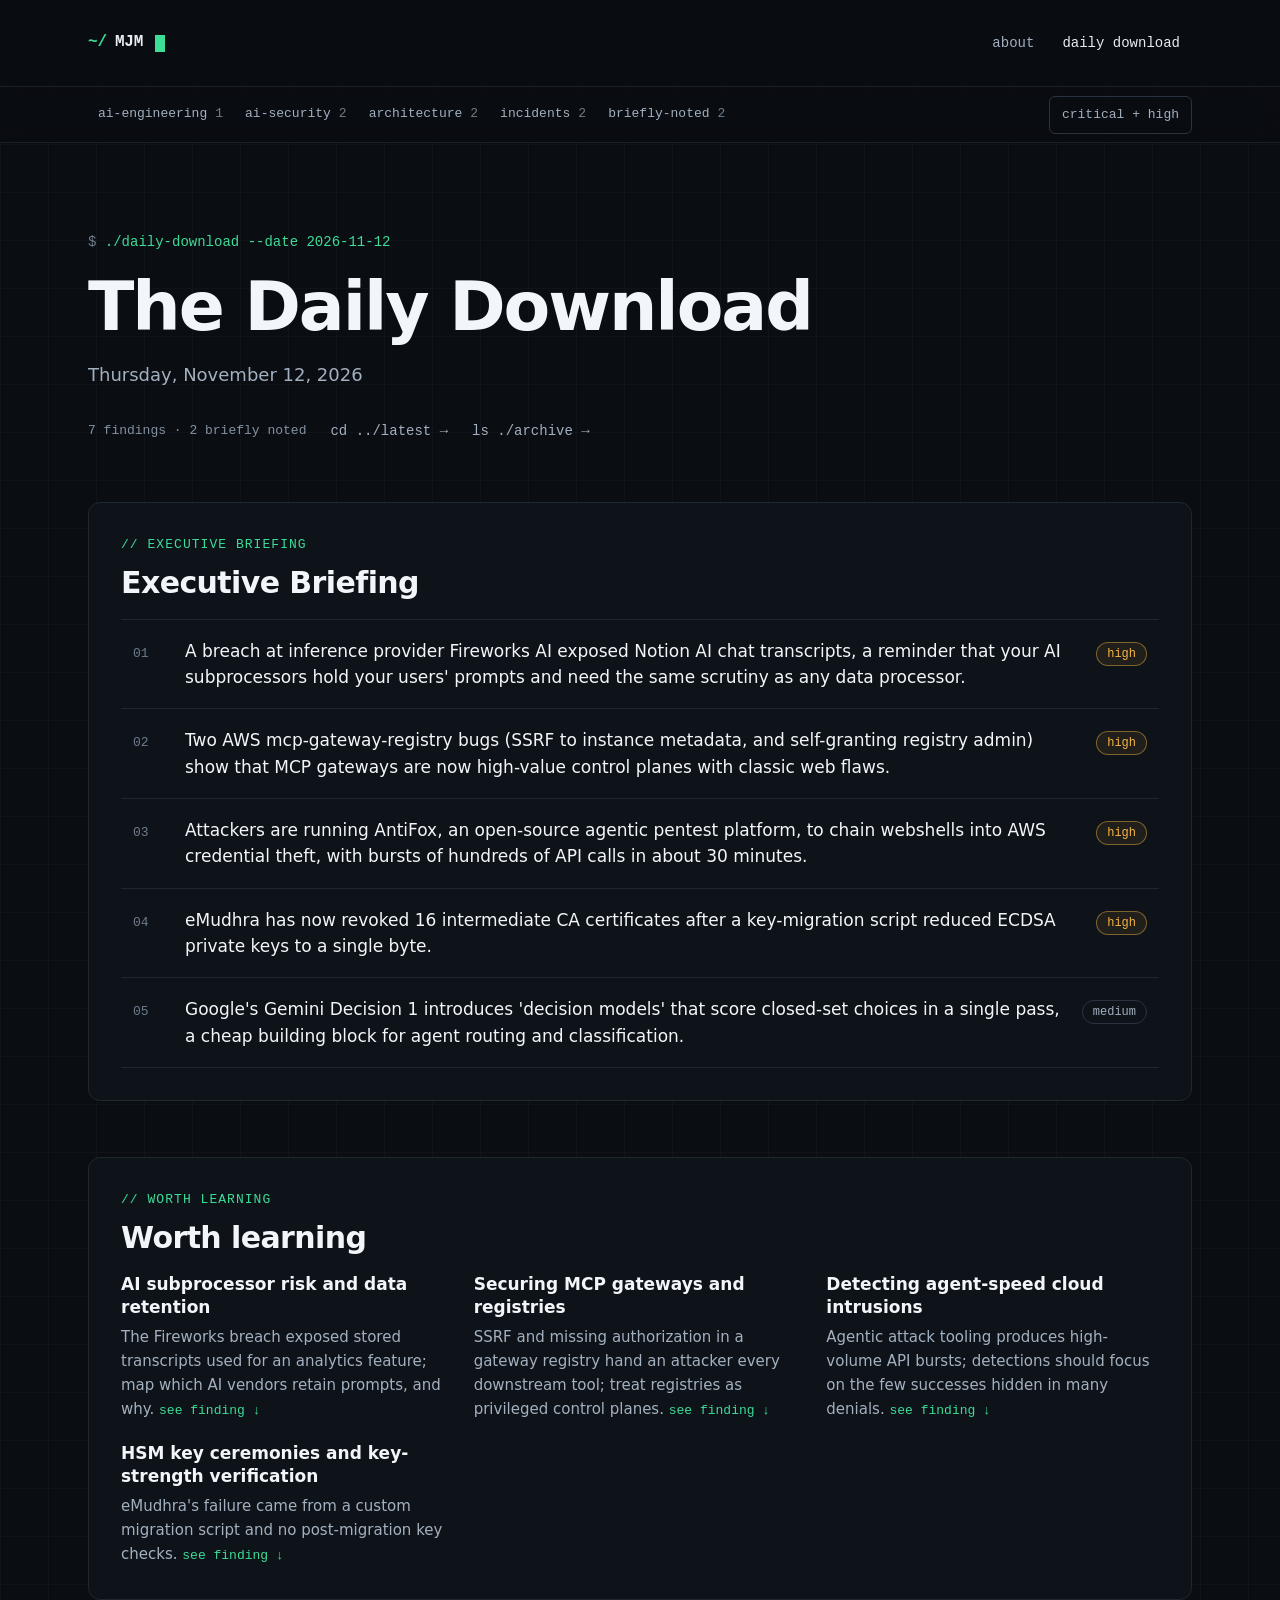
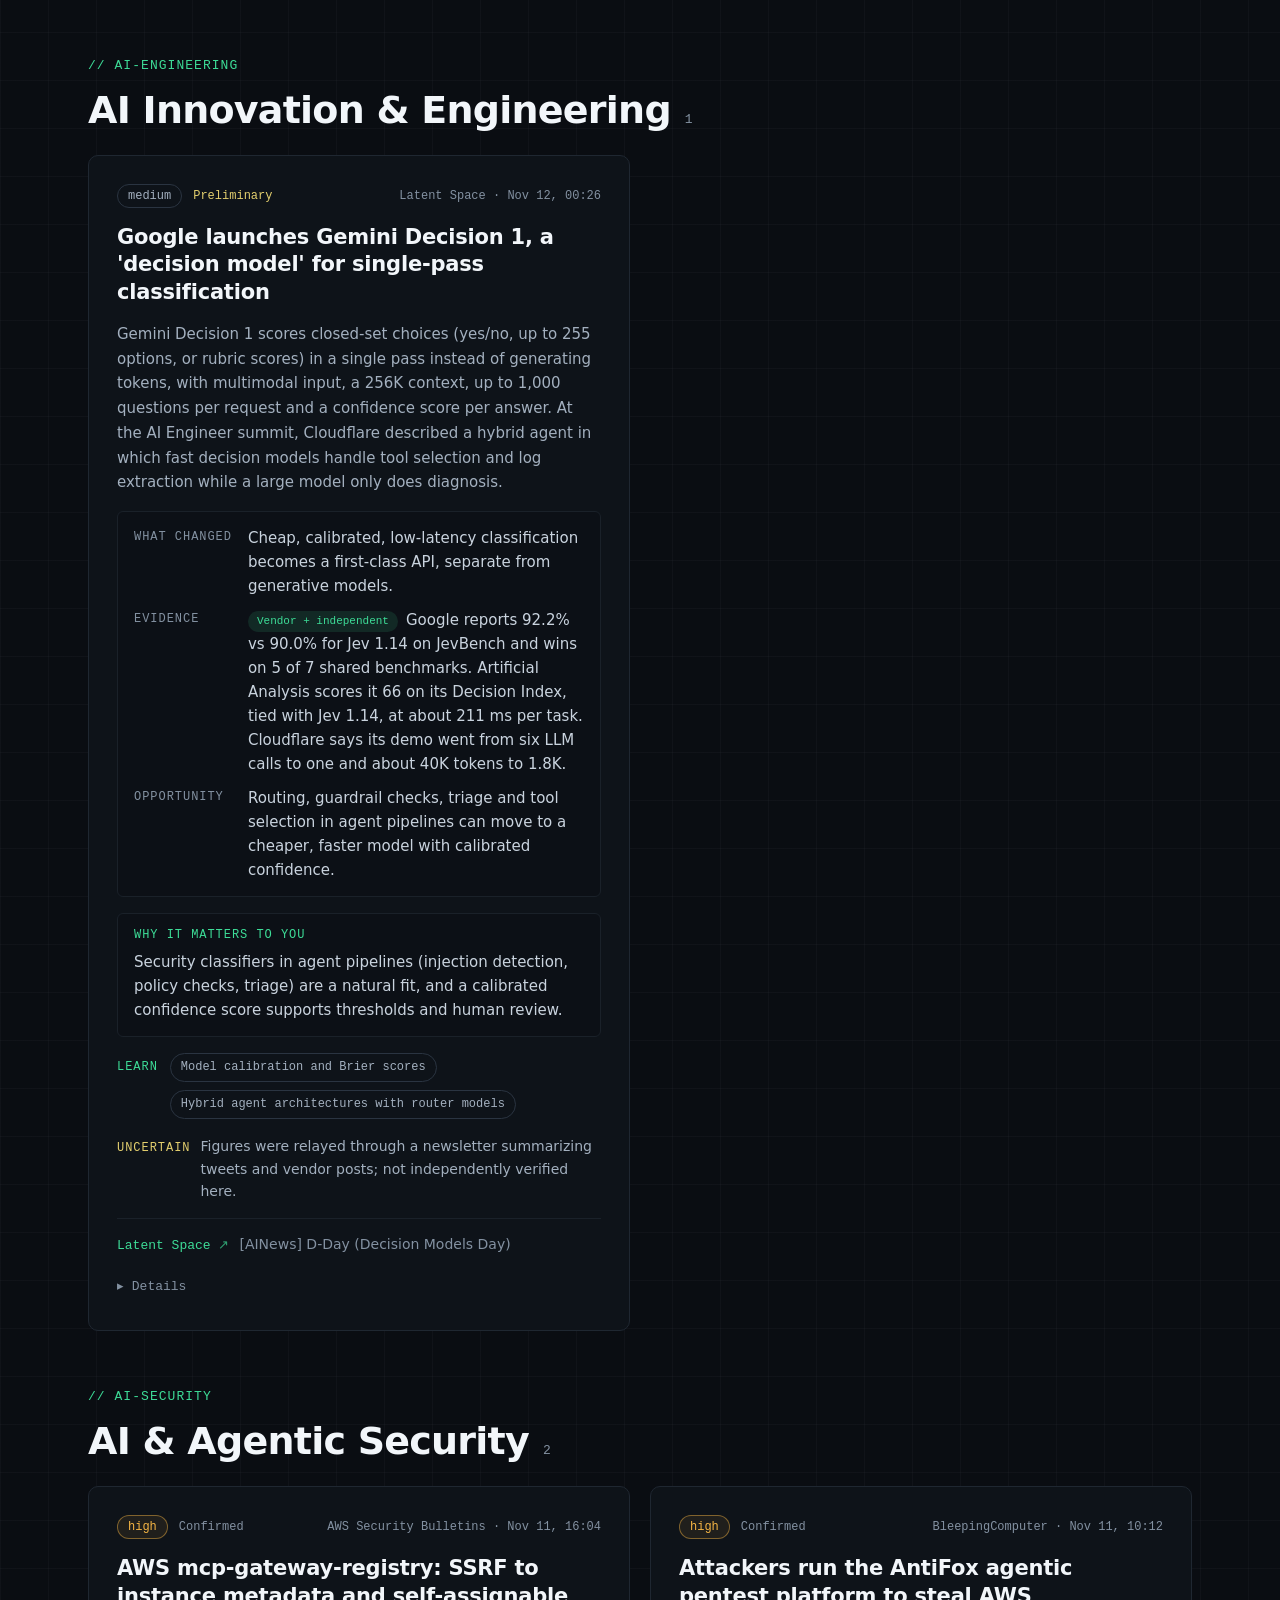
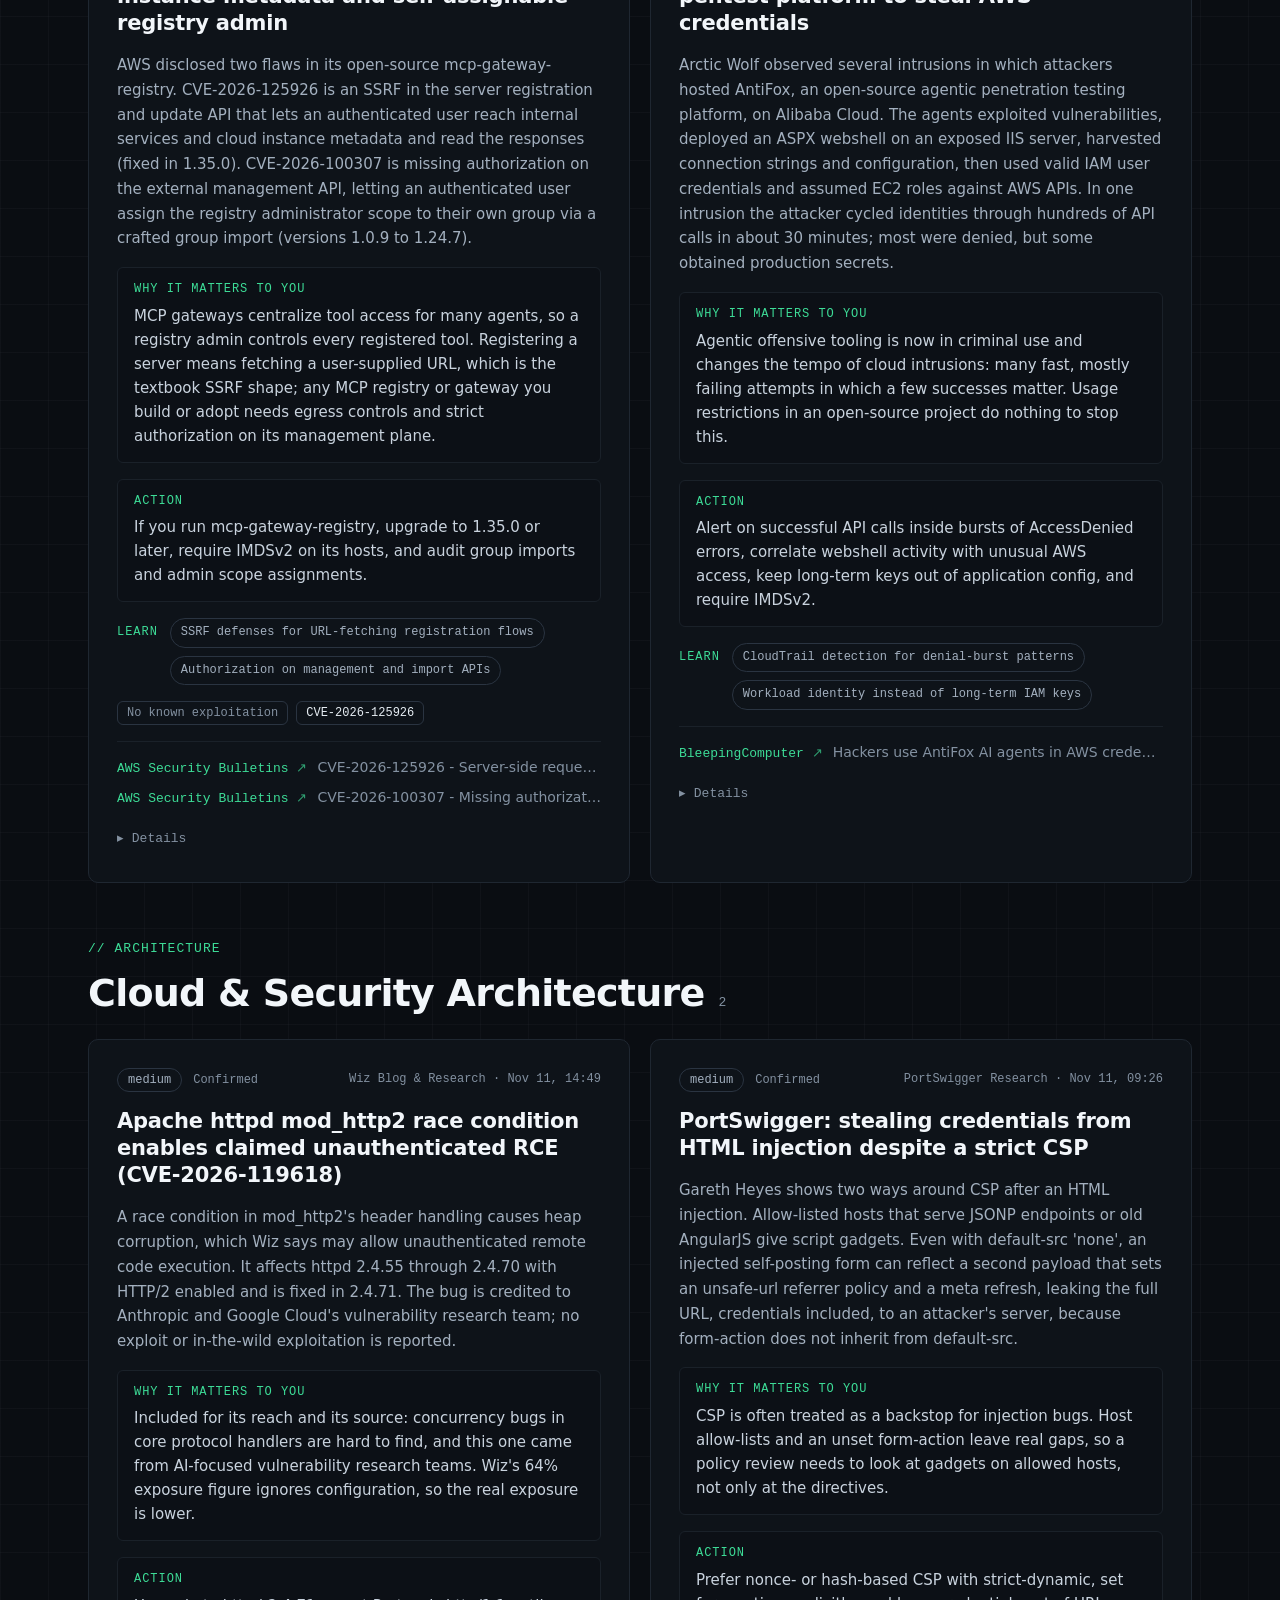
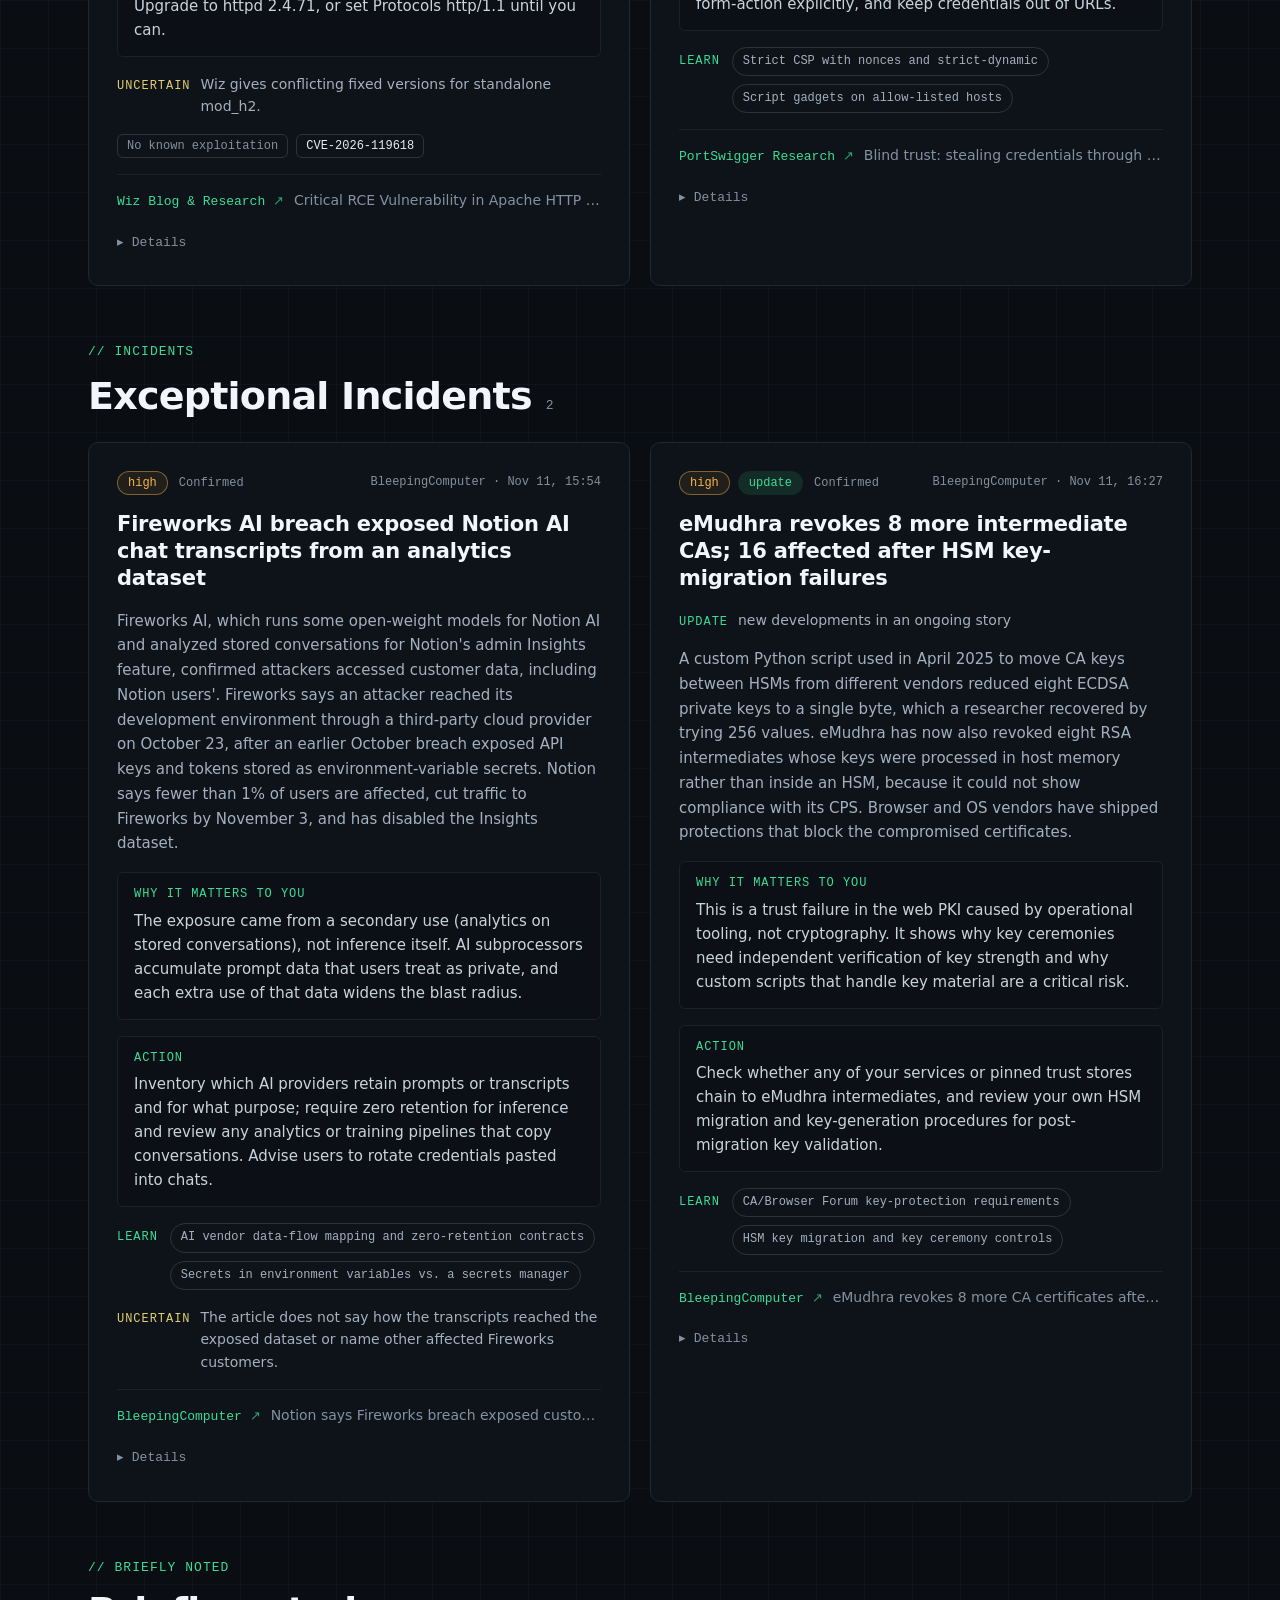
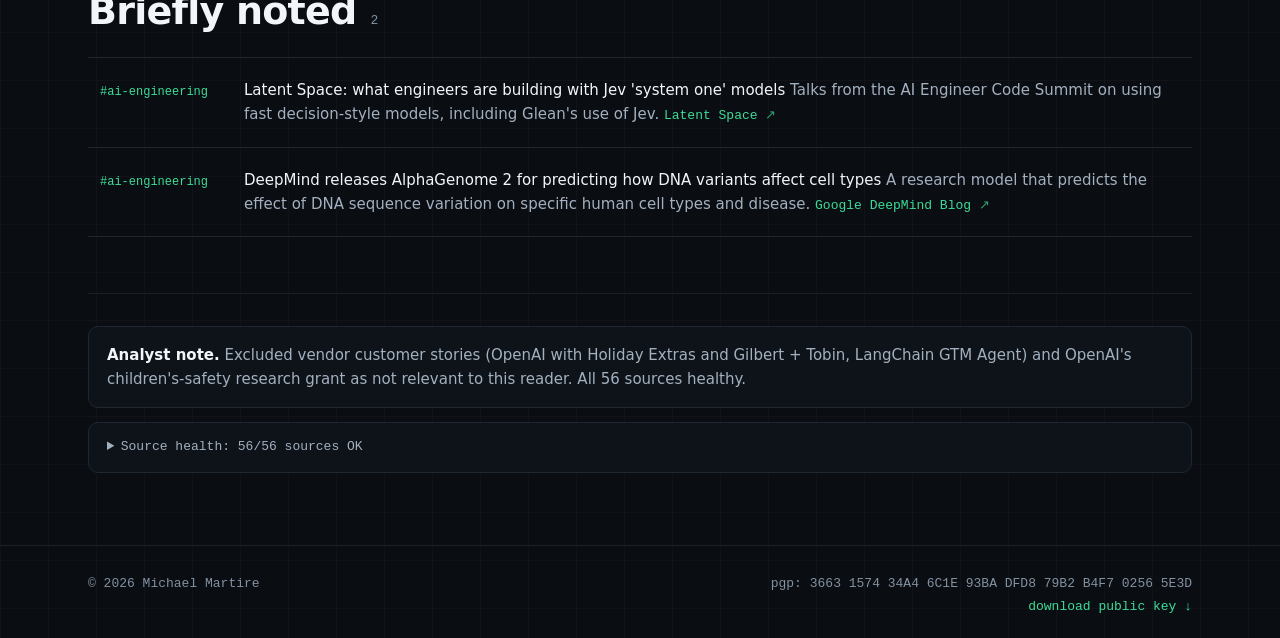
<file: daily_download/archive/2026-11-12.html>
<!doctype html>
<html lang="en">
<head>
<meta charset="utf-8">
<meta name="viewport" content="width=device-width, initial-scale=1, viewport-fit=cover">
<meta http-equiv="Content-Security-Policy" content="default-src 'none'; style-src 'sha256-er/R8fLKw+guc+b2OwRnasdYmYFAkmPl0AyGx0vpHWQ=' https://fonts.googleapis.com; font-src https://fonts.gstatic.com; script-src 'sha256-0RkCFBpBY1RzommdmKgF4uUsyYqZt9mP1wZc7C29pE0='; img-src data:; base-uri 'none'; form-action 'none'">
<meta name="referrer" content="no-referrer">
<meta name="theme-color" content="#0A0D12">
<title>The Daily Download · 2026-11-12</title>
<meta name="description" content="A breach at inference provider Fireworks AI exposed Notion AI chat transcripts, a reminder that your AI subprocessors hold your users&#x27; prompts and need the same scrutiny as any data processor.">
<link rel="icon" type="image/svg+xml" href="data:image/svg+xml,%3Csvg xmlns=%22http://www.w3.org/2000/svg%22 viewBox=%220 0 64 64%22 role=%22img%22 aria-label=%22The Daily Download%22%3E%3Crect width=%2264%22 height=%2264%22 rx=%2212%22 fill=%22%230A0D12%22/%3E%3Ctext x=%228%22 y=%2242%22 font-family=%22JetBrains Mono, ui-monospace, monospace%22 font-size=%2226%22 font-weight=%22600%22 fill=%22%233DDC97%22%3E~/%3C/text%3E%3Crect x=%2244%22 y=%2220%22 width=%2210%22 height=%2226%22 fill=%22%233DDC97%22/%3E%3C/svg%3E">
<link rel="preconnect" href="https://fonts.googleapis.com">
<link rel="preconnect" href="https://fonts.gstatic.com" crossorigin>
<link rel="stylesheet" href="https://fonts.googleapis.com/css2?family=Inter:wght@400;500;600&family=JetBrains+Mono:wght@400;500;600&family=Space+Grotesk:wght@500;600;700&display=swap">
<style>/* The Daily Download: styled to match the personal site (dark, one green accent, faint grid, mono labels). */
:root {
  /* Surfaces */
  --bg: #0A0D12;
  --surface: #0E1319;
  --surface-alt: #0C1016;
  --surface-hover: #10151C;

  /* Lines */
  --line: #1A2129;
  --line-card: #1F2731;
  --line-strong: #2A3441;
  --line-hover: #2E3A48;

  /* Text */
  --text-strong: #F2F6FA;
  --text: #E6EDF3;
  --text-code: #C9D3DE;
  --text-muted: #A3B0BF;
  --text-faint: #8391A1;
  --text-dim: #6E7C8C;

  /* Accent (one accent only) */
  --accent: #3DDC97;
  --accent-soft: rgba(61, 220, 151, 0.12);
  --on-accent: #06110B;

  /* Status colours: used only for priority and exploitation signals */
  --critical: #FF6B6B;
  --high: #F5B544;
  --medium: #E3CF6E;

  /* Type */
  --font-display: "Space Grotesk", system-ui, sans-serif;
  --font-body: "Inter", system-ui, sans-serif;
  --font-mono: "JetBrains Mono", ui-monospace, SFMono-Regular, Menlo, Consolas, monospace;

  /* Layout */
  --container: 1200px;
  --gutter: clamp(16px, 4vw, 48px);
  --radius-sm: 6px;
  --radius: 10px;
  --radius-lg: 12px;
  --grid-line: rgba(148, 163, 184, 0.045);
  color-scheme: dark;
}

/* ---------- Base ---------- */
*, *::before, *::after { box-sizing: border-box; }
html { scroll-behavior: smooth; scroll-padding-top: 72px; }
body {
  margin: 0;
  min-height: 100vh;
  display: flex;
  flex-direction: column;
  background-color: var(--bg);
  background-image:
    linear-gradient(var(--grid-line) 1px, transparent 1px),
    linear-gradient(90deg, var(--grid-line) 1px, transparent 1px);
  background-size: 48px 48px;
  color: var(--text);
  font-family: var(--font-body);
  font-size: 16px;
  line-height: 1.6;
  -webkit-font-smoothing: antialiased;
}
main { flex: 1 0 auto; }
a { color: var(--text); text-decoration: none; }
a:hover { color: #FFFFFF; }
a:focus-visible, button:focus-visible, summary:focus-visible { outline: 2px solid var(--accent); outline-offset: 3px; border-radius: 4px; }
h1, h2, h3, h4, p { margin: 0; }
code { font-family: var(--font-mono); font-size: .9em; }

.container { max-width: var(--container); margin: 0 auto; padding-inline: var(--gutter); }

.skip-link {
  position: absolute; left: 16px; top: -48px;
  padding: 10px 14px; background: var(--accent); color: var(--on-accent);
  border-radius: var(--radius-sm); font-weight: 600; z-index: 30;
}
.skip-link:focus { top: 12px; }

.cursor {
  display: inline-block; width: 10px; height: 1.05em;
  vertical-align: -0.15em; margin-left: 4px;
  background: var(--accent);
  animation: blink 1.1s steps(1) infinite;
}
@keyframes blink { 50% { opacity: 0; } }

/* ---------- Site header (same as the rest of the site) ---------- */
.site-header { border-bottom: 1px solid var(--line); background: rgba(10, 13, 18, 0.85); }
.site-nav {
  display: flex; flex-wrap: wrap; align-items: center;
  justify-content: space-between; gap: 16px; padding-block: 20px;
}
.logo {
  display: flex; align-items: center; gap: 8px; min-height: 44px;
  font-family: var(--font-mono); font-size: 16px; font-weight: 600; letter-spacing: -0.01em;
}
.logo__prefix { color: var(--accent); }
.site-nav__links {
  display: flex; flex-wrap: wrap; align-items: center; gap: 4px;
  font-family: var(--font-mono); font-size: 14px; list-style: none; margin: 0; padding: 0;
}
.site-nav__link { display: inline-block; padding: 12px; color: var(--text-muted); }
.site-nav__link:hover, .site-nav__link[aria-current="page"] { color: var(--text); }

/* ---------- Section bar (sticky) ---------- */
.subbar {
  position: sticky; top: 0; z-index: 20;
  background: rgba(10, 13, 18, 0.92);
  backdrop-filter: blur(10px); -webkit-backdrop-filter: blur(10px);
  border-bottom: 1px solid var(--line);
}
.subbar-inner { position: relative; display: flex; align-items: center; gap: 16px; padding-block: 8px; }
.nav { display: flex; gap: 2px; overflow-x: auto; flex: 1; scrollbar-width: none; font-family: var(--font-mono); font-size: 13px; }
.nav::-webkit-scrollbar { display: none; }
.nav a {
  display: inline-flex; align-items: center; gap: 8px; padding: 9px 10px; border-radius: var(--radius-sm);
  color: var(--text-muted); white-space: nowrap;
}
.nav a b { font-weight: 400; color: var(--text-dim); }
.nav a:hover { color: var(--text); background: var(--surface-hover); }
/* Active section: same look as the site's primary button (solid green, dark text) */
.nav a.active, .nav a.active:hover { color: var(--on-accent); background: var(--accent); font-weight: 600; }
.nav a.active b { color: var(--on-accent); }
.tools { display: flex; gap: 8px; margin-left: auto; }
.tool {
  font: 400 13px/1 var(--font-mono); color: var(--text-muted); background: transparent;
  border: 1px solid var(--line-strong); border-radius: var(--radius-sm);
  min-height: 38px; padding: 0 12px; cursor: pointer; white-space: nowrap;
  display: inline-flex; align-items: center; justify-content: center;
}
.tool:hover { border-color: var(--line-hover); color: var(--text); }
.tool[aria-pressed="true"] { background: var(--accent-soft); border-color: transparent; color: var(--accent); }
.nav-toggle { display: none; }

/* ---------- Shared text ---------- */
.eyebrow { font-family: var(--font-mono); font-size: 13px; letter-spacing: 0.08em; text-transform: uppercase; color: var(--accent); }
.prompt { font-family: var(--font-mono); font-size: 14px; color: var(--accent); }
.prompt__sym { color: var(--text-dim); }
.text-link { font-family: var(--font-mono); font-size: 14px; color: var(--text-muted); padding: 12px 0; display: inline-block; }
.text-link:hover { color: var(--text); }

/* ---------- Banners ---------- */
.fixture-banner {
  background: rgba(245, 181, 68, 0.12); border-bottom: 1px solid rgba(245, 181, 68, 0.35);
  color: var(--high); font: 500 13px/1.5 var(--font-mono); text-align: center; padding: 10px 16px;
}

/* ---------- Hero ---------- */
.hero { display: flex; flex-direction: column; gap: 18px; padding-block: clamp(48px, 7vw, 88px) clamp(32px, 4vw, 48px); }
.hero__title {
  font-family: var(--font-display); font-weight: 600;
  font-size: clamp(40px, 5.6vw, 68px); line-height: 1.04; letter-spacing: -0.03em; color: var(--text-strong);
}
.hero__date { font-size: 18px; line-height: 1.65; color: var(--text-muted); }
.hero__meta { display: flex; flex-wrap: wrap; align-items: center; gap: 4px 24px; }
.hero__stats { font-family: var(--font-mono); font-size: 13px; color: var(--text-faint); }

.wrap { padding-bottom: 72px; display: flex; flex-direction: column; gap: 56px; }

/* ---------- Panels: executive briefing, worth learning ---------- */
.panel { border: 1px solid var(--line-card); border-radius: var(--radius-lg); background: var(--surface); padding: clamp(20px, 3vw, 32px); }
.panel-head { display: flex; flex-direction: column; gap: 10px; margin-bottom: 18px; }
.panel-title { font-family: var(--font-display); font-weight: 600; font-size: clamp(24px, 2.6vw, 30px); line-height: 1.15; letter-spacing: -0.02em; color: var(--text-strong); }

.executive ol { list-style: none; margin: 0; padding: 0; border-top: 1px solid var(--line-card); }
.executive li { border-bottom: 1px solid var(--line-card); }
.exec-item { display: grid; grid-template-columns: 36px 1fr auto; gap: 16px; align-items: baseline; padding: 18px 12px; color: var(--text); }
a.exec-item:hover { background: var(--surface-hover); color: var(--text); }
.exec-item .num { font: 400 13px/1.6 var(--font-mono); color: var(--text-dim); }
.exec-text { font-size: 17px; line-height: 1.55; color: var(--text-strong); }
.exec-critical .num { color: var(--critical); }

.learning ul { margin: 0; padding: 0; list-style: none; display: grid; grid-template-columns: repeat(auto-fit, minmax(min(100%, 260px), 1fr)); gap: 20px; }
.learning li { display: flex; flex-direction: column; gap: 6px; }
.learning li b { font: 600 17px/1.35 var(--font-display); color: var(--text-strong); }
.learning li p { font-size: 15px; line-height: 1.6; color: var(--text-muted); }
.learning li a { font-family: var(--font-mono); font-size: 13px; color: var(--accent); white-space: nowrap; }

/* ---------- Sections ---------- */
.section { display: flex; flex-direction: column; gap: 24px; }
.section-head { display: flex; flex-direction: column; gap: 12px; }
.section-title {
  display: flex; align-items: baseline; gap: 14px; flex-wrap: wrap;
  font-family: var(--font-display); font-weight: 600; font-size: clamp(28px, 3vw, 38px);
  line-height: 1.12; letter-spacing: -0.02em; color: var(--text-strong);
}
.section-title small { font: 400 13px/1 var(--font-mono); color: var(--text-faint); letter-spacing: 0; }
.grid { display: grid; grid-template-columns: repeat(auto-fill, minmax(min(100%, 480px), 1fr)); gap: 20px; }

/* ---------- Cards ---------- */
.card {
  background: var(--surface); border: 1px solid var(--line-card); border-radius: var(--radius);
  padding: 28px; display: flex; flex-direction: column; gap: 16px; min-width: 0;
  transition: border-color 0.2s ease;
}
.card:hover { border-color: var(--line-hover); }
.card:target { border-color: var(--accent); }
.card.prio-critical { border-color: rgba(255, 107, 107, 0.45); }
.card-head { display: flex; flex-wrap: wrap; align-items: center; gap: 8px; }
.card-head .meta { margin-left: auto; font-family: var(--font-mono); font-size: 12px; color: var(--text-faint); }
.card h3 { font: 600 21px/1.3 var(--font-display); letter-spacing: -0.01em; color: var(--text-strong); }
.summary { font-size: 15px; line-height: 1.65; color: var(--text-muted); }

/* Pills: mono tags in the site style; colour only where it carries meaning */
.pill, .conf { font: 400 12px/1 var(--font-mono); padding: 5px 10px; border-radius: 999px; border: 1px solid var(--line-strong); color: var(--text-muted); white-space: nowrap; }
.pill-critical { color: var(--critical); border-color: rgba(255, 107, 107, 0.5); background: rgba(255, 107, 107, 0.1); }
.pill-high { color: var(--high); border-color: rgba(245, 181, 68, 0.45); background: rgba(245, 181, 68, 0.08); }
.pill-medium { color: var(--text-muted); }
.pill-low { color: var(--text-faint); }
.pill-update { color: var(--accent); border-color: transparent; background: var(--accent-soft); }
.conf { border-color: transparent; padding-inline: 2px; color: var(--text-faint); }
.conf-preliminary, .conf-conflicting { color: var(--medium); }

.block { border-radius: var(--radius-sm); padding: 14px 16px; background: var(--surface-alt); border: 1px solid var(--line); }
.block h4 { margin-bottom: 6px; font: 400 12px/1.3 var(--font-mono); letter-spacing: .08em; text-transform: uppercase; color: var(--accent); }
.block p { font-size: 15px; line-height: 1.6; color: var(--text-code); }

/* capability: what changed / evidence / opportunity */
dl.capability { margin: 0; display: grid; grid-template-columns: max-content 1fr; gap: 10px 16px; padding: 14px 16px;
  border: 1px solid var(--line); border-radius: var(--radius-sm); background: var(--surface-alt); font-size: 15px; }
dl.capability dt { font: 400 12px/1.9 var(--font-mono); letter-spacing: .08em; text-transform: uppercase; color: var(--text-faint); }
dl.capability dd { margin: 0; color: var(--text-code); min-width: 0; line-height: 1.6; }
.ev { display: inline-block; font: 400 11px/1 var(--font-mono); padding: 4px 8px; border-radius: 999px; margin-right: 8px;
  border: 1px solid var(--line-strong); color: var(--text-muted); vertical-align: 1px; }
.ev-independent, .ev-peer-reviewed, .ev-mixed { color: var(--accent); border-color: transparent; background: var(--accent-soft); }
.ev-vendor-claim, .ev-preprint { color: var(--medium); border-color: rgba(227, 207, 110, 0.4); }

/* learn */
.learn { display: flex; gap: 12px; align-items: baseline; }
.learn > span { font: 400 12px/1 var(--font-mono); letter-spacing: .08em; text-transform: uppercase; color: var(--accent); flex: none; }
.learn ul { margin: 0; padding: 0; list-style: none; display: flex; flex-wrap: wrap; gap: 8px; font-family: var(--font-mono); font-size: 12px; }
.learn li { padding: 4px 10px; border: 1px solid var(--line-strong); border-radius: 999px; color: var(--text-muted); }

.update-note, .uncertainty { font-size: 14px; color: var(--text-muted); display: flex; gap: 10px; align-items: baseline; }
.update-note span, .uncertainty span { font: 400 12px/1 var(--font-mono); letter-spacing: .08em; text-transform: uppercase; flex: none; }
.update-note span { color: var(--accent); }
.uncertainty span { color: var(--medium); }

/* Signal chips */
.chips { display: flex; flex-wrap: wrap; gap: 8px; }
.chips:empty { display: none; }
.chip { font: 400 12px/1 var(--font-mono); padding: 5px 9px; border-radius: var(--radius-sm); border: 1px solid var(--line-strong); color: var(--text-muted); white-space: nowrap; }
.chip-kev, .chip-exploit { color: var(--critical); border-color: rgba(255, 107, 107, 0.5); background: rgba(255, 107, 107, 0.08); }
.chip-reported { color: var(--high); border-color: rgba(245, 181, 68, 0.45); }
.chip-poc { color: var(--medium); border-color: rgba(227, 207, 110, 0.4); }
.chip-sev-crit { color: var(--critical); }
.chip-sev-high { color: var(--high); }
.chip-muted { color: var(--text-faint); }
a.chip-id { color: var(--text); }
a.chip-id:hover { border-color: var(--accent); color: var(--accent); }

/* Source links */
.links { list-style: none; margin: 0; padding: 14px 0 0; border-top: 1px solid var(--line); display: grid; gap: 6px; font-size: 14px; }
.links li { display: flex; gap: 10px; min-width: 0; align-items: baseline; }
.links a { font-family: var(--font-mono); font-size: 13px; color: var(--accent); white-space: nowrap; }
.links a:hover { color: var(--accent); text-decoration: underline; text-underline-offset: 3px; }
.links a::after { content: " ↗"; opacity: .7; }
.link-title { color: var(--text-faint); overflow: hidden; text-overflow: ellipsis; white-space: nowrap; min-width: 0; }

details.more summary { cursor: pointer; font-family: var(--font-mono); font-size: 13px; color: var(--text-faint); list-style: none; user-select: none; padding: 4px 0; }
details.more summary::-webkit-details-marker { display: none; }
details.more summary::before { content: "▸ "; }
details.more[open] summary::before { content: "▾ "; }
details.more dl { margin: 10px 0 0; display: grid; grid-template-columns: max-content 1fr; gap: 6px 16px; font-size: 14px; }
details.more dt { color: var(--text-faint); font-family: var(--font-mono); font-size: 12px; line-height: 1.9; }
details.more dd { margin: 0; color: var(--text-muted); min-width: 0; overflow-wrap: anywhere; }

body.filter-on .card[data-priority="medium"], body.filter-on .card[data-priority="low"] { display: none; }

/* ---------- Briefly noted (writing-list style rows) ---------- */
.brief-list { list-style: none; margin: 0; padding: 0; border-top: 1px solid var(--line-card); }
.brief-list li { display: flex; gap: 16px; align-items: baseline; padding: 20px 12px; border-bottom: 1px solid var(--line-card); font-size: 15px; color: var(--text-muted); }
.brief-list li:hover { background: var(--surface-hover); }
.brief-list .tag { flex: none; width: 128px; font-family: var(--font-mono); font-size: 12px; color: var(--accent); }
.brief-list b { color: var(--text-strong); font-weight: 500; }
.brief-list a { font-family: var(--font-mono); font-size: 13px; color: var(--accent); white-space: nowrap; }
.brief-list a::after { content: " ↗"; opacity: .7; }
body.filter-on .brief-list li[data-priority="medium"], body.filter-on .brief-list li[data-priority="low"] { display: none; }

/* ---------- Empty / footer notes ---------- */
.empty { padding: 48px 24px; text-align: center; border: 1px dashed var(--line-strong); border-radius: var(--radius); color: var(--text-muted); display: flex; flex-direction: column; gap: 10px; }
.empty h2 { font: 600 24px/1.2 var(--font-display); color: var(--text-strong); }
.footer-notes { border-top: 1px solid var(--line); padding-top: 32px; display: grid; gap: 14px; }
.analyst-note { padding: 16px 18px; border-radius: var(--radius); background: var(--surface); border: 1px solid var(--line-card); color: var(--text-muted); font-size: 15px; }
.analyst-note b { color: var(--text-strong); font-weight: 600; }
details.health, details.warnings { background: var(--surface); border: 1px solid var(--line-card); border-radius: var(--radius); padding: 14px 18px; }
details.health summary, details.warnings summary { cursor: pointer; font-family: var(--font-mono); font-size: 13px; color: var(--text-muted); }
.table-wrap { overflow-x: auto; margin-top: 12px; }
table { width: 100%; border-collapse: collapse; font-size: 13px; }
th, td { text-align: left; padding: 8px 10px; border-bottom: 1px solid var(--line); vertical-align: top; color: var(--text-muted); }
th { color: var(--text-faint); font: 400 12px/1.4 var(--font-mono); letter-spacing: .06em; text-transform: uppercase; }
.st { font: 400 11px/1 var(--font-mono); padding: 3px 7px; border-radius: 999px; border: 1px solid var(--line-strong); }
.st-ok, .st-cached { color: var(--accent); }
.st-empty { color: var(--text-faint); }
.st-stale { color: var(--medium); }
.st-failed { color: var(--critical); }
.err { display: block; color: var(--text-faint); font-size: 12px; margin-top: 3px; }
details.warnings ul { margin: 10px 0 0; padding-left: 18px; color: var(--text-faint); font-size: 13px; }

/* ---------- Archive index ---------- */
.archive-list { list-style: none; margin: 0; padding: 0; border-top: 1px solid var(--line-card); }
.archive-row { display: flex; flex-wrap: wrap; align-items: baseline; gap: 8px 24px; padding: 24px 12px; border-bottom: 1px solid var(--line-card); }
.archive-row:hover { background: var(--surface-hover); }
.archive-row__date { flex: 1 1 auto; font-family: var(--font-mono); font-size: 15px; font-weight: 500; color: var(--text-strong); }
.archive-row__count { font-family: var(--font-mono); font-size: 12px; color: var(--accent); }

/* ---------- Site footer ---------- */
.site-footer { border-top: 1px solid var(--line); }
.site-footer .container {
  display: flex; flex-wrap: wrap; justify-content: space-between; gap: 12px; padding-block: 28px;
  font-family: var(--font-mono); font-size: 13px; color: var(--text-faint);
}

/* PGP fingerprint with a download link under it */
.footer-key { display: flex; flex-direction: column; align-items: flex-end; gap: 2px; }
.footer-key__link { display: inline-block; padding: 10px 0; margin: -10px 0; color: var(--accent); }
.footer-key__link:hover { color: var(--accent); text-decoration: underline; text-underline-offset: 3px; }
@media (max-width: 720px) { .footer-key { align-items: flex-start; } }

/* ---------- Phones ---------- */
@media (max-width: 720px) {
  html { -webkit-text-size-adjust: 100%; text-size-adjust: 100%; scroll-padding-top: 64px; }
  .site-nav { padding-block: 12px; }
  .nav-toggle { display: inline-flex; width: 42px; padding: 0; }
  .subbar-inner { justify-content: space-between; }
  .subbar-label { font-family: var(--font-mono); font-size: 13px; color: var(--text-muted); }
  .bars { position: relative; width: 16px; height: 12px; display: block; }
  .bars span { position: absolute; left: 0; width: 100%; height: 2px; border-radius: 2px; background: currentColor; transition: transform .2s, opacity .2s, top .2s; }
  .bars span:nth-child(1) { top: 0; }
  .bars span:nth-child(2) { top: 5px; }
  .bars span:nth-child(3) { top: 10px; }
  .subbar.menu-open .bars span:nth-child(1) { top: 5px; transform: rotate(45deg); }
  .subbar.menu-open .bars span:nth-child(2) { opacity: 0; }
  .subbar.menu-open .bars span:nth-child(3) { top: 5px; transform: rotate(-45deg); }
  .nav {
    display: none; position: absolute; top: 100%; left: 0; right: 0; flex-direction: column; gap: 2px;
    padding: 8px 12px 14px; overflow-x: hidden; overflow-y: auto; max-height: calc(100vh - 64px); max-height: calc(100dvh - 64px);
    background: var(--bg); border-bottom: 1px solid var(--line); box-shadow: 0 18px 30px -18px rgba(0, 0, 0, .6);
  }
  .subbar.menu-open .nav { display: flex; }
  .nav a { padding: 12px; font-size: 14px; }
  .nav a b { margin-left: auto; }

  .wrap { gap: 44px; padding-bottom: 56px; }
  .exec-item { grid-template-columns: 26px 1fr; gap: 10px; padding: 16px 4px; }
  .exec-item .pill { display: none; }
  .exec-text { font-size: 16px; }
  .card { padding: 20px 18px; }
  .card h3 { font-size: 19px; }
  .card-head .meta { margin-left: 0; flex-basis: 100%; }
  .summary, .block p, dl.capability dd, .brief-list li { overflow-wrap: anywhere; }
  dl.capability, details.more dl { grid-template-columns: 1fr; gap: 2px; }
  dl.capability dd + dt { margin-top: 8px; }
  details.more dd { margin-bottom: 8px; }
  .learn, .update-note, .uncertainty { flex-direction: column; align-items: flex-start; gap: 6px; }
  .links { gap: 10px; }
  .links li { flex-direction: column; gap: 1px; }
  .link-title { white-space: normal; display: -webkit-box; -webkit-box-orient: vertical; -webkit-line-clamp: 2; line-clamp: 2; font-size: 13px; }
  .brief-list li { flex-direction: column; gap: 6px; padding: 18px 4px; }
  .brief-list .tag { width: auto; }
  th, td { padding: 7px 6px; }
  td:last-child { white-space: nowrap; }
}
@media (min-width: 721px) { .subbar-label { display: none; } }
@media (hover: none) { a.exec-item:hover, .brief-list li:hover, .archive-row:hover { background: none; } }
@media (prefers-reduced-motion: reduce) {
  html { scroll-behavior: auto; }
  .cursor { animation: none; }
  .card { transition: none; }
}
@media print {
  .site-header, .subbar, .tools { display: none; }
  body { background: #fff; color: #000; }
  details.more { display: block; }
}
</style>
</head>
<body>
<a class="skip-link" href="#main">Skip to content</a>

<header class="site-header"><nav class="container site-nav" aria-label="Primary"><a class="logo" href="../../" aria-label="Home"><span class="logo__prefix">~/</span>MJM<span class="cursor" aria-hidden="true"></span></a><ul class="site-nav__links"><li><a class="site-nav__link" href="../../#about">about</a></li><li><a class="site-nav__link" href="../../daily_download/" aria-current="page">daily download</a></li></ul></nav></header>
<div class="subbar"><div class="container subbar-inner"><span class="subbar-label">sections</span><nav class="nav" id="section-nav" aria-label="Briefing sections"><a href="#sec-ai-engineering">ai-engineering<b>1</b></a><a href="#sec-ai-security">ai-security<b>2</b></a><a href="#sec-architecture">architecture<b>2</b></a><a href="#sec-incidents">incidents<b>2</b></a><a href="#sec-brief">briefly-noted<b>2</b></a></nav><div class="tools"><button type="button" class="tool" id="filter-toggle" aria-pressed="false" title="Show only critical and high priority">critical + high</button><button type="button" class="tool nav-toggle" id="nav-toggle" aria-expanded="false" aria-controls="section-nav" aria-label="Sections menu" title="Sections"><span class="bars" aria-hidden="true"><span></span><span></span><span></span></span></button></div></div></div><main id="main"><section class="container hero" id="top" aria-labelledby="dd-title"><p class="prompt"><span class="prompt__sym">$</span> ./daily-download --date 2026-11-12</p><h1 id="dd-title" class="hero__title">The Daily Download</h1><p class="hero__date">Thursday, November 12, 2026</p><div class="hero__meta"><span class="hero__stats">7 findings · 2 briefly noted</span><a class="text-link" href="../">cd ../latest →</a><a class="text-link" href="./">ls ./archive →</a></div></section><div class="container wrap"><section class="panel executive" id="executive"><div class="panel-head"><p class="eyebrow">// executive briefing</p><h2 class="panel-title">Executive Briefing</h2></div><ol><li class="exec-high"><a class="exec-item" href="#C001"><span class="num">01</span><span class="exec-text">A breach at inference provider Fireworks AI exposed Notion AI chat transcripts, a reminder that your AI subprocessors hold your users&#x27; prompts and need the same scrutiny as any data processor.</span><span class="pill pill-high">high</span></a></li><li class="exec-high"><a class="exec-item" href="#C002"><span class="num">02</span><span class="exec-text">Two AWS mcp-gateway-registry bugs (SSRF to instance metadata, and self-granting registry admin) show that MCP gateways are now high-value control planes with classic web flaws.</span><span class="pill pill-high">high</span></a></li><li class="exec-high"><a class="exec-item" href="#C009"><span class="num">03</span><span class="exec-text">Attackers are running AntiFox, an open-source agentic pentest platform, to chain webshells into AWS credential theft, with bursts of hundreds of API calls in about 30 minutes.</span><span class="pill pill-high">high</span></a></li><li class="exec-high"><a class="exec-item" href="#C013"><span class="num">04</span><span class="exec-text">eMudhra has now revoked 16 intermediate CA certificates after a key-migration script reduced ECDSA private keys to a single byte.</span><span class="pill pill-high">high</span></a></li><li class="exec-medium"><a class="exec-item" href="#C006"><span class="num">05</span><span class="exec-text">Google&#x27;s Gemini Decision 1 introduces &#x27;decision models&#x27; that score closed-set choices in a single pass, a cheap building block for agent routing and classification.</span><span class="pill pill-medium">medium</span></a></li></ol></section><section class="panel learning" id="learning"><div class="panel-head"><p class="eyebrow">// worth learning</p><h2 class="panel-title">Worth learning</h2></div><ul><li><b>AI subprocessor risk and data retention</b><p>The Fireworks breach exposed stored transcripts used for an analytics feature; map which AI vendors retain prompts, and why. <a href="#C001">see finding ↓</a></p></li><li><b>Securing MCP gateways and registries</b><p>SSRF and missing authorization in a gateway registry hand an attacker every downstream tool; treat registries as privileged control planes. <a href="#C002">see finding ↓</a></p></li><li><b>Detecting agent-speed cloud intrusions</b><p>Agentic attack tooling produces high-volume API bursts; detections should focus on the few successes hidden in many denials. <a href="#C009">see finding ↓</a></p></li><li><b>HSM key ceremonies and key-strength verification</b><p>eMudhra&#x27;s failure came from a custom migration script and no post-migration key checks. <a href="#C013">see finding ↓</a></p></li></ul></section><section class="section" id="sec-ai-engineering"><div class="section-head"><p class="eyebrow">// ai-engineering</p><h2 class="section-title">AI Innovation &amp; Engineering<small>1</small></h2></div><div class="grid">
<article class="card prio-medium" id="C006" data-priority="medium">
  <header class="card-head">
    <span class="pill pill-medium">medium</span>
    
    <span class="conf conf-preliminary">Preliminary</span>
    <span class="meta">Latent Space · Nov 12, 00:26</span>
  </header>
  <h3>Google launches Gemini Decision 1, a &#x27;decision model&#x27; for single-pass classification</h3>
  
  <p class="summary">Gemini Decision 1 scores closed-set choices (yes/no, up to 255 options, or rubric scores) in a single pass instead of generating tokens, with multimodal input, a 256K context, up to 1,000 questions per request and a confidence score per answer. At the AI Engineer summit, Cloudflare described a hybrid agent in which fast decision models handle tool selection and log extraction while a large model only does diagnosis.</p>
  <dl class="capability"><dt>What changed</dt><dd>Cheap, calibrated, low-latency classification becomes a first-class API, separate from generative models.</dd><dt>Evidence</dt><dd><span class="ev ev-mixed">Vendor + independent</span>Google reports 92.2% vs 90.0% for Jev 1.14 on JevBench and wins on 5 of 7 shared benchmarks. Artificial Analysis scores it 66 on its Decision Index, tied with Jev 1.14, at about 211 ms per task. Cloudflare says its demo went from six LLM calls to one and about 40K tokens to 1.8K.</dd><dt>Opportunity</dt><dd>Routing, guardrail checks, triage and tool selection in agent pipelines can move to a cheaper, faster model with calibrated confidence.</dd></dl>
  <div class="block block-why"><h4>Why it matters to you</h4><p>Security classifiers in agent pipelines (injection detection, policy checks, triage) are a natural fit, and a calibrated confidence score supports thresholds and human review.</p></div>
  
  <div class="learn"><span>Learn</span><ul><li>Model calibration and Brier scores</li><li>Hybrid agent architectures with router models</li></ul></div>
  <div class="uncertainty"><span>Uncertain</span>Figures were relayed through a newsletter summarizing tweets and vendor posts; not independently verified here.</div>
  <div class="chips"></div>
  <ul class="links"><li><a href="https://latent.space/p/ainews-d-day-decision-models-day/" target="_blank" rel="noopener noreferrer">Latent Space</a><span class="link-title">[AINews] D-Day (Decision Models Day)</span></li></ul>
  <details class="more"><summary>Details</summary><dl><dt>Relevance score</dt><dd>32/100 — category ai-engineering +14; established source +5; source priority +2; original research / analysis +8; recent +3</dd></dl></details>
</article></div></section><section class="section" id="sec-ai-security"><div class="section-head"><p class="eyebrow">// ai-security</p><h2 class="section-title">AI &amp; Agentic Security<small>2</small></h2></div><div class="grid">
<article class="card prio-high" id="C002" data-priority="high">
  <header class="card-head">
    <span class="pill pill-high">high</span>
    
    <span class="conf conf-confirmed">Confirmed</span>
    <span class="meta">AWS Security Bulletins · Nov 11, 16:04</span>
  </header>
  <h3>AWS mcp-gateway-registry: SSRF to instance metadata and self-assignable registry admin</h3>
  
  <p class="summary">AWS disclosed two flaws in its open-source mcp-gateway-registry. CVE-2026-125926 is an SSRF in the server registration and update API that lets an authenticated user reach internal services and cloud instance metadata and read the responses (fixed in 1.35.0). CVE-2026-100307 is missing authorization on the external management API, letting an authenticated user assign the registry administrator scope to their own group via a crafted group import (versions 1.0.9 to 1.24.7).</p>
  
  <div class="block block-why"><h4>Why it matters to you</h4><p>MCP gateways centralize tool access for many agents, so a registry admin controls every registered tool. Registering a server means fetching a user-supplied URL, which is the textbook SSRF shape; any MCP registry or gateway you build or adopt needs egress controls and strict authorization on its management plane.</p></div>
  <div class="block block-action"><h4>Action</h4><p>If you run mcp-gateway-registry, upgrade to 1.35.0 or later, require IMDSv2 on its hosts, and audit group imports and admin scope assignments.</p></div>
  <div class="learn"><span>Learn</span><ul><li>SSRF defenses for URL-fetching registration flows</li><li>Authorization on management and import APIs</li></ul></div>
  
  <div class="chips"><span class="chip chip-muted">No known exploitation</span><a class="chip chip-id" href="https://nvd.nist.gov/vuln/detail/CVE-2026-125926" target="_blank" rel="noopener noreferrer">CVE-2026-125926</a></div>
  <ul class="links"><li><a href="https://aws.amazon.com/security/security-bulletins/rss/2026-180-aws/" target="_blank" rel="noopener noreferrer">AWS Security Bulletins</a><span class="link-title">CVE-2026-125926 - Server-side request forgery in the server registration and update API in…</span></li><li><a href="https://aws.amazon.com/security/security-bulletins/rss/2026-179-aws/" target="_blank" rel="noopener noreferrer">AWS Security Bulletins</a><span class="link-title">CVE-2026-100307 - Missing authorization on the external management API in mcp-gateway-registry enables…</span></li></ul>
  <details class="more"><summary>Details</summary><dl><dt>Affected</dt><dd>mcp-gateway-registry 1.0.3 to 1.34.0 (SSRF); 1.0.9 to 1.24.7 (admin escalation)</dd><dt>Mitigation</dt><dd>Upgrade to 1.35.0 or later.</dd><dt>Relevance score</dt><dd>55/100 — topics: ai_engineering, ai_security, aws, appsec_architecture +32; category architecture +10; primary source +8; source priority +4; recent +1</dd></dl></details>
</article>
<article class="card prio-high" id="C009" data-priority="high">
  <header class="card-head">
    <span class="pill pill-high">high</span>
    
    <span class="conf conf-confirmed">Confirmed</span>
    <span class="meta">BleepingComputer · Nov 11, 10:12</span>
  </header>
  <h3>Attackers run the AntiFox agentic pentest platform to steal AWS credentials</h3>
  
  <p class="summary">Arctic Wolf observed several intrusions in which attackers hosted AntiFox, an open-source agentic penetration testing platform, on Alibaba Cloud. The agents exploited vulnerabilities, deployed an ASPX webshell on an exposed IIS server, harvested connection strings and configuration, then used valid IAM user credentials and assumed EC2 roles against AWS APIs. In one intrusion the attacker cycled identities through hundreds of API calls in about 30 minutes; most were denied, but some obtained production secrets.</p>
  
  <div class="block block-why"><h4>Why it matters to you</h4><p>Agentic offensive tooling is now in criminal use and changes the tempo of cloud intrusions: many fast, mostly failing attempts in which a few successes matter. Usage restrictions in an open-source project do nothing to stop this.</p></div>
  <div class="block block-action"><h4>Action</h4><p>Alert on successful API calls inside bursts of AccessDenied errors, correlate webshell activity with unusual AWS access, keep long-term keys out of application config, and require IMDSv2.</p></div>
  <div class="learn"><span>Learn</span><ul><li>CloudTrail detection for denial-burst patterns</li><li>Workload identity instead of long-term IAM keys</li></ul></div>
  
  <div class="chips"></div>
  <ul class="links"><li><a href="https://www.bleepingcomputer.com/news/security/hackers-use-antifox-ai-agents-in-aws-credential-theft-attacks/" target="_blank" rel="noopener noreferrer">BleepingComputer</a><span class="link-title">Hackers use AntiFox AI agents in AWS credential-theft attacks</span></li></ul>
  <details class="more"><summary>Details</summary><dl><dt>Relevance score</dt><dd>31/100 — topics: ai_security, aws +22; category incidents +2; established source +5; source priority +2</dd></dl></details>
</article></div></section><section class="section" id="sec-architecture"><div class="section-head"><p class="eyebrow">// architecture</p><h2 class="section-title">Cloud &amp; Security Architecture<small>2</small></h2></div><div class="grid">
<article class="card prio-medium" id="C008" data-priority="medium">
  <header class="card-head">
    <span class="pill pill-medium">medium</span>
    
    <span class="conf conf-confirmed">Confirmed</span>
    <span class="meta">Wiz Blog &amp; Research · Nov 11, 14:49</span>
  </header>
  <h3>Apache httpd mod_http2 race condition enables claimed unauthenticated RCE (CVE-2026-119618)</h3>
  
  <p class="summary">A race condition in mod_http2&#x27;s header handling causes heap corruption, which Wiz says may allow unauthenticated remote code execution. It affects httpd 2.4.55 through 2.4.70 with HTTP/2 enabled and is fixed in 2.4.71. The bug is credited to Anthropic and Google Cloud&#x27;s vulnerability research team; no exploit or in-the-wild exploitation is reported.</p>
  
  <div class="block block-why"><h4>Why it matters to you</h4><p>Included for its reach and its source: concurrency bugs in core protocol handlers are hard to find, and this one came from AI-focused vulnerability research teams. Wiz&#x27;s 64% exposure figure ignores configuration, so the real exposure is lower.</p></div>
  <div class="block block-action"><h4>Action</h4><p>Upgrade to httpd 2.4.71, or set Protocols http/1.1 until you can.</p></div>
  
  <div class="uncertainty"><span>Uncertain</span>Wiz gives conflicting fixed versions for standalone mod_h2.</div>
  <div class="chips"><span class="chip chip-muted">No known exploitation</span><a class="chip chip-id" href="https://nvd.nist.gov/vuln/detail/CVE-2026-119618" target="_blank" rel="noopener noreferrer">CVE-2026-119618</a></div>
  <ul class="links"><li><a href="https://www.wiz.io/blog/cve-2026-119618-rce-apache-http-server-vulnerability" target="_blank" rel="noopener noreferrer">Wiz Blog &amp; Research</a><span class="link-title">Critical RCE Vulnerability in Apache HTTP Server: Everything You Need To Know</span></li></ul>
  <details class="more"><summary>Details</summary><dl><dt>Affected</dt><dd>Apache httpd 2.4.55 to 2.4.70 with HTTP/2 enabled</dd><dt>Mitigation</dt><dd>Upgrade to 2.4.71 or disable HTTP/2.</dd><dt>Relevance score</dt><dd>31/100 — category architecture +10; primary source +8; source priority +4; original research / analysis +8; recent +1</dd></dl></details>
</article>
<article class="card prio-medium" id="C010" data-priority="medium">
  <header class="card-head">
    <span class="pill pill-medium">medium</span>
    
    <span class="conf conf-confirmed">Confirmed</span>
    <span class="meta">PortSwigger Research · Nov 11, 09:26</span>
  </header>
  <h3>PortSwigger: stealing credentials from HTML injection despite a strict CSP</h3>
  
  <p class="summary">Gareth Heyes shows two ways around CSP after an HTML injection. Allow-listed hosts that serve JSONP endpoints or old AngularJS give script gadgets. Even with default-src &#x27;none&#x27;, an injected self-posting form can reflect a second payload that sets an unsafe-url referrer policy and a meta refresh, leaking the full URL, credentials included, to an attacker&#x27;s server, because form-action does not inherit from default-src.</p>
  
  <div class="block block-why"><h4>Why it matters to you</h4><p>CSP is often treated as a backstop for injection bugs. Host allow-lists and an unset form-action leave real gaps, so a policy review needs to look at gadgets on allowed hosts, not only at the directives.</p></div>
  <div class="block block-action"><h4>Action</h4><p>Prefer nonce- or hash-based CSP with strict-dynamic, set form-action explicitly, and keep credentials out of URLs.</p></div>
  <div class="learn"><span>Learn</span><ul><li>Strict CSP with nonces and strict-dynamic</li><li>Script gadgets on allow-listed hosts</li></ul></div>
  
  <div class="chips"></div>
  <ul class="links"><li><a href="https://portswigger.net/research/blind-trust-stealing-credentials-through-csp" target="_blank" rel="noopener noreferrer">PortSwigger Research</a><span class="link-title">Blind trust: stealing credentials through CSP</span></li></ul>
  <details class="more"><summary>Details</summary><dl><dt>Relevance score</dt><dd>30/100 — category architecture +10; primary source +8; source priority +4; original research / analysis +8</dd></dl></details>
</article></div></section><section class="section" id="sec-incidents"><div class="section-head"><p class="eyebrow">// incidents</p><h2 class="section-title">Exceptional Incidents<small>2</small></h2></div><div class="grid">
<article class="card prio-high" id="C001" data-priority="high">
  <header class="card-head">
    <span class="pill pill-high">high</span>
    
    <span class="conf conf-confirmed">Confirmed</span>
    <span class="meta">BleepingComputer · Nov 11, 15:54</span>
  </header>
  <h3>Fireworks AI breach exposed Notion AI chat transcripts from an analytics dataset</h3>
  
  <p class="summary">Fireworks AI, which runs some open-weight models for Notion AI and analyzed stored conversations for Notion&#x27;s admin Insights feature, confirmed attackers accessed customer data, including Notion users&#x27;. Fireworks says an attacker reached its development environment through a third-party cloud provider on October 23, after an earlier October breach exposed API keys and tokens stored as environment-variable secrets. Notion says fewer than 1% of users are affected, cut traffic to Fireworks by November 3, and has disabled the Insights dataset.</p>
  
  <div class="block block-why"><h4>Why it matters to you</h4><p>The exposure came from a secondary use (analytics on stored conversations), not inference itself. AI subprocessors accumulate prompt data that users treat as private, and each extra use of that data widens the blast radius.</p></div>
  <div class="block block-action"><h4>Action</h4><p>Inventory which AI providers retain prompts or transcripts and for what purpose; require zero retention for inference and review any analytics or training pipelines that copy conversations. Advise users to rotate credentials pasted into chats.</p></div>
  <div class="learn"><span>Learn</span><ul><li>AI vendor data-flow mapping and zero-retention contracts</li><li>Secrets in environment variables vs. a secrets manager</li></ul></div>
  <div class="uncertainty"><span>Uncertain</span>The article does not say how the transcripts reached the exposed dataset or name other affected Fireworks customers.</div>
  <div class="chips"></div>
  <ul class="links"><li><a href="https://www.bleepingcomputer.com/news/security/notion-says-fireworks-breach-exposed-customer-ai-chat-transcripts/" target="_blank" rel="noopener noreferrer">BleepingComputer</a><span class="link-title">Notion says Fireworks breach exposed customer AI chat transcripts</span></li></ul>
  <details class="more"><summary>Details</summary><dl><dt>Relevance score</dt><dd>31/100 — topics: systemic, major_incident +21; category incidents +2; established source +5; source priority +2; recent +1</dd></dl></details>
</article>
<article class="card prio-high" id="C013" data-priority="high">
  <header class="card-head">
    <span class="pill pill-high">high</span>
    <span class="pill pill-update">update</span>
    <span class="conf conf-confirmed">Confirmed</span>
    <span class="meta">BleepingComputer · Nov 11, 16:27</span>
  </header>
  <h3>eMudhra revokes 8 more intermediate CAs; 16 affected after HSM key-migration failures</h3>
  <div class="update-note"><span>Update</span>new developments in an ongoing story</div>
  <p class="summary">A custom Python script used in April 2025 to move CA keys between HSMs from different vendors reduced eight ECDSA private keys to a single byte, which a researcher recovered by trying 256 values. eMudhra has now also revoked eight RSA intermediates whose keys were processed in host memory rather than inside an HSM, because it could not show compliance with its CPS. Browser and OS vendors have shipped protections that block the compromised certificates.</p>
  
  <div class="block block-why"><h4>Why it matters to you</h4><p>This is a trust failure in the web PKI caused by operational tooling, not cryptography. It shows why key ceremonies need independent verification of key strength and why custom scripts that handle key material are a critical risk.</p></div>
  <div class="block block-action"><h4>Action</h4><p>Check whether any of your services or pinned trust stores chain to eMudhra intermediates, and review your own HSM migration and key-generation procedures for post-migration key validation.</p></div>
  <div class="learn"><span>Learn</span><ul><li>CA/Browser Forum key-protection requirements</li><li>HSM key migration and key ceremony controls</li></ul></div>
  
  <div class="chips"></div>
  <ul class="links"><li><a href="https://www.bleepingcomputer.com/news/security/emudhra-revokes-8-more-ca-certificates-after-private-key-mishap/" target="_blank" rel="noopener noreferrer">BleepingComputer</a><span class="link-title">eMudhra revokes 8 more CA certificates after private key mishap</span></li></ul>
  <details class="more"><summary>Details</summary><dl><dt>Background</dt><dd>eMudhra earlier revoked eight intermediates after a researcher recovered their private keys.</dd><dt>Relevance score</dt><dd>28/100 — topics: systemic +18; category incidents +2; established source +5; source priority +2; recent +1</dd></dl></details>
</article></div></section><section class="section" id="sec-brief"><div class="section-head"><p class="eyebrow">// briefly noted</p><h2 class="section-title">Briefly noted<small>2</small></h2></div><ul class="brief-list"><li class="brief" id="C007" data-priority="low"><span class="tag">#ai-engineering</span><div><b>Latent Space: what engineers are building with Jev &#x27;system one&#x27; models</b> <span class="brief-text">Talks from the AI Engineer Code Summit on using fast decision-style models, including Glean&#x27;s use of Jev.</span> <a href="https://latent.space/p/jev-revolution/" target="_blank" rel="noopener noreferrer">Latent Space</a></div></li><li class="brief" id="C014" data-priority="low"><span class="tag">#ai-engineering</span><div><b>DeepMind releases AlphaGenome 2 for predicting how DNA variants affect cell types</b> <span class="brief-text">A research model that predicts the effect of DNA sequence variation on specific human cell types and disease.</span> <a href="https://deepmind.google/blog/alphagenome-2-deciphering-how-cells-read-dna-to-better-understand-disease/" target="_blank" rel="noopener noreferrer">Google DeepMind Blog</a></div></li></ul></section><section class="footer-notes"><p class="analyst-note"><b>Analyst note.</b> Excluded vendor customer stories (OpenAI with Holiday Extras and Gilbert + Tobin, LangChain GTM Agent) and OpenAI&#x27;s children&#x27;s-safety research grant as not relevant to this reader. All 56 sources healthy.</p><details class="health"><summary>Source health: 56/56 sources OK</summary><div class="table-wrap"><table><thead><tr><th>Source</th><th>Status</th><th>Items</th><th>Last success</th></tr></thead><tbody><tr><td>AWS Security Blog</td><td><span class="st st-ok">ok</span></td><td>20</td><td>Nov 12, 09:23</td></tr><tr><td>AWS Security Bulletins</td><td><span class="st st-ok">ok</span></td><td>42</td><td>Nov 12, 09:23</td></tr><tr><td>Anthropic Engineering</td><td><span class="st st-ok">ok</span></td><td>24</td><td>Nov 12, 09:23</td></tr><tr><td>Anthropic News</td><td><span class="st st-ok">ok</span></td><td>22</td><td>Nov 12, 09:23</td></tr><tr><td>Anthropic Research</td><td><span class="st st-ok">ok</span></td><td>23</td><td>Nov 12, 09:23</td></tr><tr><td>Aqua Security Blog</td><td><span class="st st-ok">ok</span></td><td>10</td><td>Nov 12, 09:23</td></tr><tr><td>Artificial Analysis</td><td><span class="st st-ok">ok</span></td><td>12</td><td>Nov 12, 09:23</td></tr><tr><td>BleepingComputer</td><td><span class="st st-ok">ok</span></td><td>15</td><td>Nov 12, 09:23</td></tr><tr><td>CISA Cybersecurity Advisories</td><td><span class="st st-ok">ok</span></td><td>14</td><td>Nov 12, 09:23</td></tr><tr><td>CISA Known Exploited Vulnerabilities</td><td><span class="st st-ok">ok</span></td><td>38</td><td>Nov 12, 09:23</td></tr><tr><td>CISA News (incl. Secure by Design)</td><td><span class="st st-ok">ok</span></td><td>10</td><td>Nov 12, 09:23</td></tr><tr><td>Claude Code Releases</td><td><span class="st st-empty">empty</span></td><td>0</td><td>Nov 12, 09:23</td></tr><tr><td>Cloudflare Blog (security)</td><td><span class="st st-ok">ok</span></td><td>20</td><td>Nov 12, 09:23</td></tr><tr><td>Datadog Security Labs</td><td><span class="st st-ok">ok</span></td><td>30</td><td>Nov 12, 09:23</td></tr><tr><td>Embrace The Red (Johann Rehberger)</td><td><span class="st st-ok">ok</span></td><td>231</td><td>Nov 12, 09:23</td></tr><tr><td>GKE Security Bulletins</td><td><span class="st st-ok">ok</span></td><td>30</td><td>Nov 12, 09:23</td></tr><tr><td>GitHub Advisories (Go ecosystem)</td><td><span class="st st-empty">empty</span></td><td>0</td><td>Nov 12, 09:23</td></tr><tr><td>GitHub Advisory Database (critical/high)</td><td><span class="st st-empty">empty</span></td><td>0</td><td>Nov 12, 09:23</td></tr><tr><td>GitHub Security Lab</td><td><span class="st st-ok">ok</span></td><td>10</td><td>Nov 12, 09:23</td></tr><tr><td>Go Releases (golang/go tags)</td><td><span class="st st-ok">ok</span></td><td>10</td><td>Nov 12, 09:23</td></tr><tr><td>Go Vulnerability Database</td><td><span class="st st-empty">empty</span></td><td>0</td><td>Nov 12, 09:23</td></tr><tr><td>Google Cloud Blog (identity &amp; security)</td><td><span class="st st-ok">ok</span></td><td>20</td><td>Nov 12, 09:23</td></tr><tr><td>Google Cloud Security Bulletins</td><td><span class="st st-ok">ok</span></td><td>30</td><td>Nov 12, 09:23</td></tr><tr><td>Google DeepMind Blog</td><td><span class="st st-ok">ok</span></td><td>100</td><td>Nov 12, 09:23</td></tr><tr><td>Google Online Security Blog</td><td><span class="st st-ok">ok</span></td><td>25</td><td>Nov 12, 09:23</td></tr><tr><td>Google Project Zero</td><td><span class="st st-ok">ok</span></td><td>10</td><td>Nov 12, 09:23</td></tr><tr><td>Google Threat Intelligence (Mandiant)</td><td><span class="st st-ok">ok</span></td><td>20</td><td>Nov 12, 09:23</td></tr><tr><td>Hugging Face Blog</td><td><span class="st st-ok">ok</span></td><td>400</td><td>Nov 12, 09:23</td></tr><tr><td>Hugging Face Daily Papers</td><td><span class="st st-ok">ok</span></td><td>11</td><td>Nov 12, 09:23</td></tr><tr><td>Krebs on Security</td><td><span class="st st-ok">ok</span></td><td>10</td><td>Nov 12, 09:23</td></tr><tr><td>Kubernetes Blog</td><td><span class="st st-ok">ok</span></td><td>50</td><td>Nov 12, 09:23</td></tr><tr><td>Kubernetes Official CVE Feed</td><td><span class="st st-ok">ok</span></td><td>95</td><td>Nov 12, 09:23</td></tr><tr><td>LangChain Blog</td><td><span class="st st-ok">ok</span></td><td>99</td><td>Nov 12, 09:23</td></tr><tr><td>LangGraph Releases</td><td><span class="st st-empty">empty</span></td><td>0</td><td>Nov 12, 09:23</td></tr><tr><td>Latent Space</td><td><span class="st st-ok">ok</span></td><td>20</td><td>Nov 12, 09:23</td></tr><tr><td>MCP Specification Releases</td><td><span class="st st-ok">ok</span></td><td>6</td><td>Nov 12, 09:23</td></tr><tr><td>METR</td><td><span class="st st-ok">ok</span></td><td>102</td><td>Nov 12, 09:23</td></tr><tr><td>MITRE ATLAS (data releases)</td><td><span class="st st-ok">ok</span></td><td>10</td><td>Nov 12, 09:23</td></tr><tr><td>Meta AI Blog</td><td><span class="st st-ok">ok</span></td><td>5</td><td>Nov 12, 09:23</td></tr><tr><td>Model Context Protocol Blog</td><td><span class="st st-ok">ok</span></td><td>29</td><td>Nov 12, 09:23</td></tr><tr><td>Mozilla Security Blog (incl. root store / PKI)</td><td><span class="st st-ok">ok</span></td><td>10</td><td>Nov 12, 09:23</td></tr><tr><td>OWASP GenAI Security Project</td><td><span class="st st-ok">ok</span></td><td>10</td><td>Nov 12, 09:23</td></tr><tr><td>OpenAI Agents SDK Releases</td><td><span class="st st-ok">ok</span></td><td>3</td><td>Nov 12, 09:23</td></tr><tr><td>OpenAI Codex CLI Releases</td><td><span class="st st-empty">empty</span></td><td>0</td><td>Nov 12, 09:23</td></tr><tr><td>OpenAI News &amp; Research</td><td><span class="st st-ok">ok</span></td><td>400</td><td>Nov 12, 09:23</td></tr><tr><td>OpenSSF Blog</td><td><span class="st st-ok">ok</span></td><td>10</td><td>Nov 12, 09:23</td></tr><tr><td>PortSwigger Research</td><td><span class="st st-ok">ok</span></td><td>40</td><td>Nov 12, 09:23</td></tr><tr><td>Qwen (open-weight models)</td><td><span class="st st-ok">ok</span></td><td>44</td><td>Nov 12, 09:23</td></tr><tr><td>Simon Willison</td><td><span class="st st-ok">ok</span></td><td>15</td><td>Nov 12, 09:23</td></tr><tr><td>Snyk Labs</td><td><span class="st st-ok">ok</span></td><td>5</td><td>Nov 12, 09:23</td></tr><tr><td>The Go Blog</td><td><span class="st st-ok">ok</span></td><td>10</td><td>Nov 12, 09:23</td></tr><tr><td>The Record</td><td><span class="st st-ok">ok</span></td><td>5</td><td>Nov 12, 09:23</td></tr><tr><td>Trail of Bits</td><td><span class="st st-ok">ok</span></td><td>20</td><td>Nov 12, 09:23</td></tr><tr><td>Wiz Blog &amp; Research</td><td><span class="st st-ok">ok</span></td><td>400</td><td>Nov 12, 09:23</td></tr><tr><td>arXiv cs.CR (AI-security papers only)</td><td><span class="st st-empty">empty</span></td><td>0</td><td>Nov 12, 09:23</td></tr><tr><td>vLLM Releases</td><td><span class="st st-ok">ok</span></td><td>3</td><td>Nov 12, 09:23</td></tr></tbody></table></div></details></section></div></main>
<footer class="site-footer"><div class="container"><span>© 2026 Michael Martire</span><div class="footer-key"><span>pgp: 3663 1574 34A4 6C1E 93BA DFD8 79B2 B4F7 0256 5E3D</span><a class="footer-key__link" href="../../pgp.asc" download="michael-martire-pgp.asc">download public key ↓</a></div></div></footer>
<script>(function () {
  "use strict";

  var filterBtn = document.getElementById("filter-toggle");
  if (filterBtn) {
    filterBtn.addEventListener("click", function () {
      var on = !document.body.classList.contains("filter-on");
      document.body.classList.toggle("filter-on", on);
      filterBtn.setAttribute("aria-pressed", on ? "true" : "false");
    });
  }

  // Phone layout: the section list is a dropdown behind the menu button.
  var bar = document.querySelector(".subbar");
  var navToggle = document.getElementById("nav-toggle");
  if (bar && navToggle) {
    var setMenu = function (open) {
      bar.classList.toggle("menu-open", open);
      navToggle.setAttribute("aria-expanded", open ? "true" : "false");
    };
    navToggle.addEventListener("click", function (e) {
      e.stopPropagation();
      setMenu(!bar.classList.contains("menu-open"));
    });
    document.querySelectorAll("#section-nav a").forEach(function (a) {
      a.addEventListener("click", function () { setMenu(false); });
    });
    document.addEventListener("click", function (e) {
      if (bar.classList.contains("menu-open") && !bar.contains(e.target)) { setMenu(false); }
    });
    document.addEventListener("keydown", function (e) {
      if (e.key === "Escape" && bar.classList.contains("menu-open")) { setMenu(false); navToggle.focus(); }
    });
    if (window.matchMedia) {
      var wide = window.matchMedia("(min-width: 721px)");
      var onWide = function () { if (wide.matches) { setMenu(false); } };
      if (wide.addEventListener) { wide.addEventListener("change", onWide); } else if (wide.addListener) { wide.addListener(onWide); }
    }
  }

  // Highlight the section currently in view.
  var links = Array.prototype.slice.call(document.querySelectorAll("#section-nav a"));
  if ("IntersectionObserver" in window && links.length) {
    var byId = {};
    links.forEach(function (a) { byId[a.getAttribute("href").slice(1)] = a; });
    var observer = new IntersectionObserver(function (entries) {
      entries.forEach(function (entry) {
        if (entry.isIntersecting) {
          links.forEach(function (a) { a.classList.remove("active"); });
          var link = byId[entry.target.id];
          if (link) { link.classList.add("active"); }
        }
      });
    }, { rootMargin: "-30% 0px -60% 0px" });
    document.querySelectorAll("section.section").forEach(function (s) { observer.observe(s); });
  }
})();
</script>
</body>
</html>
</file>
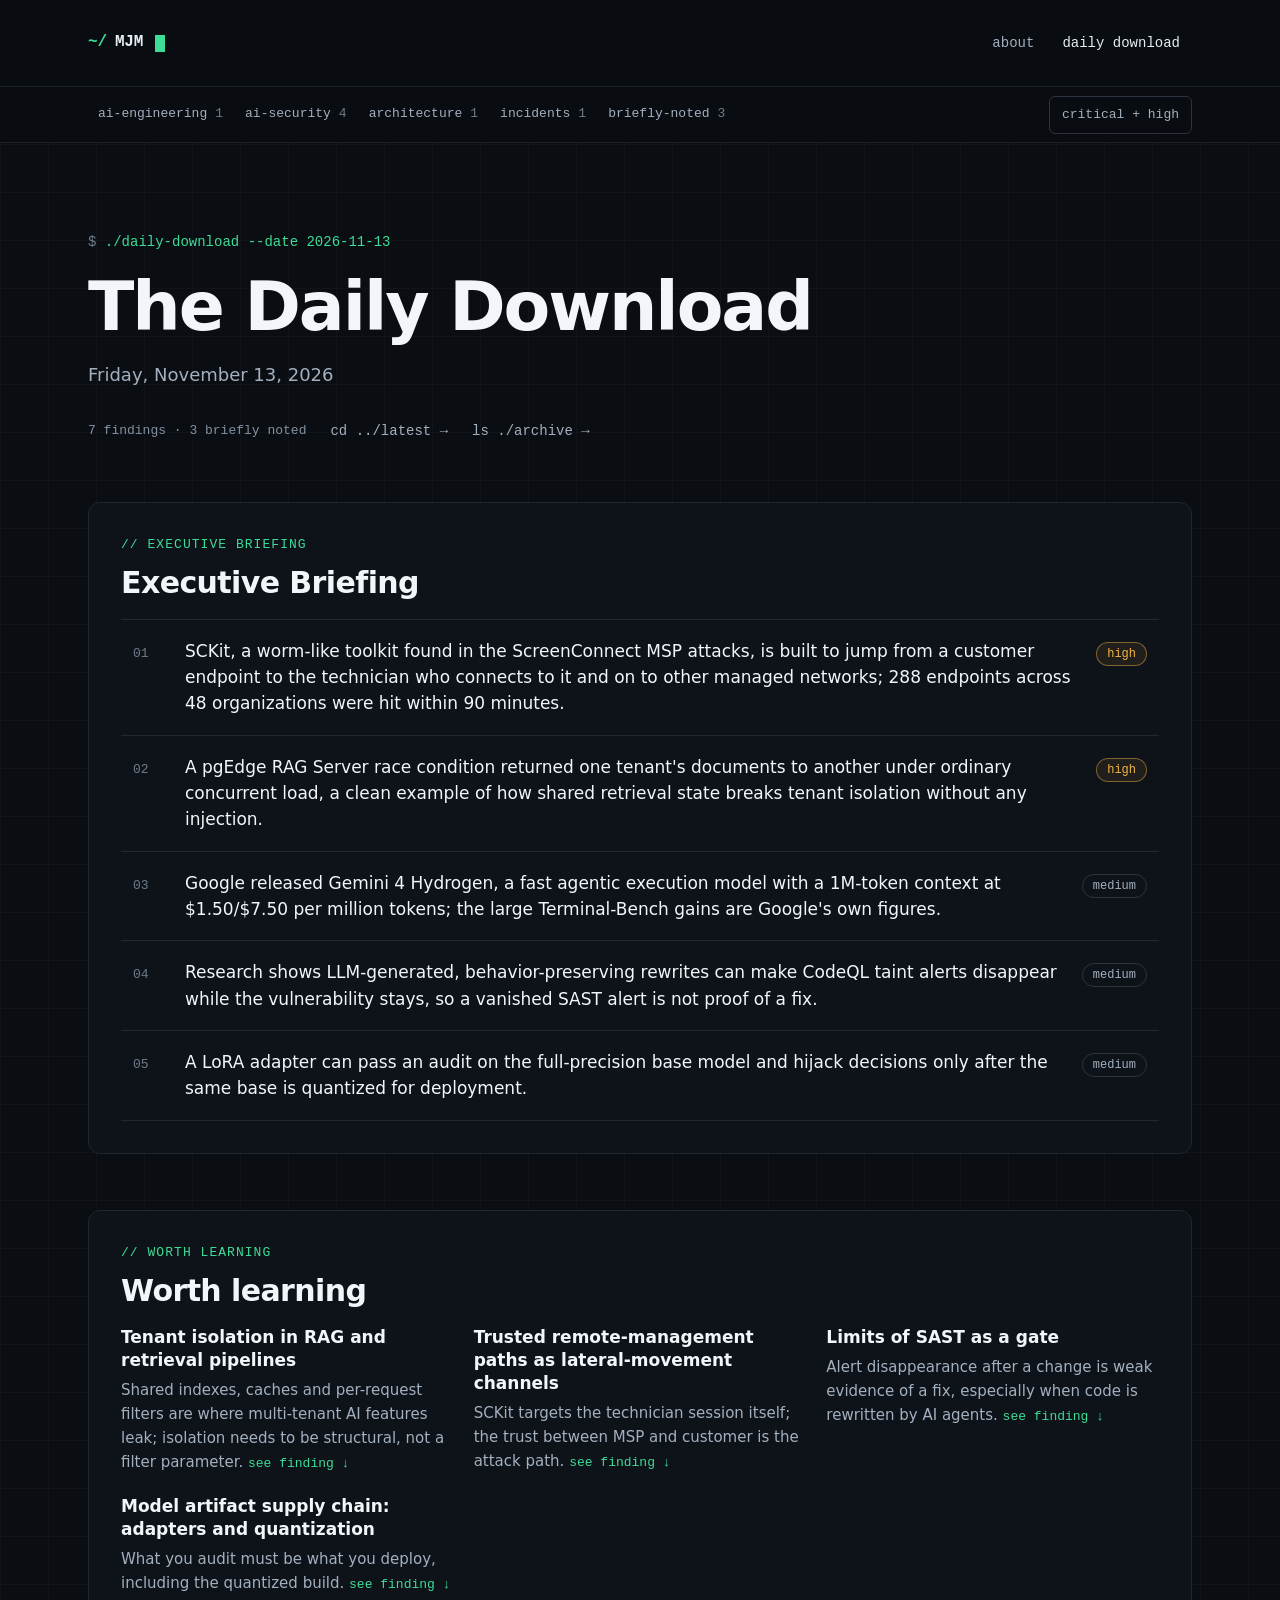
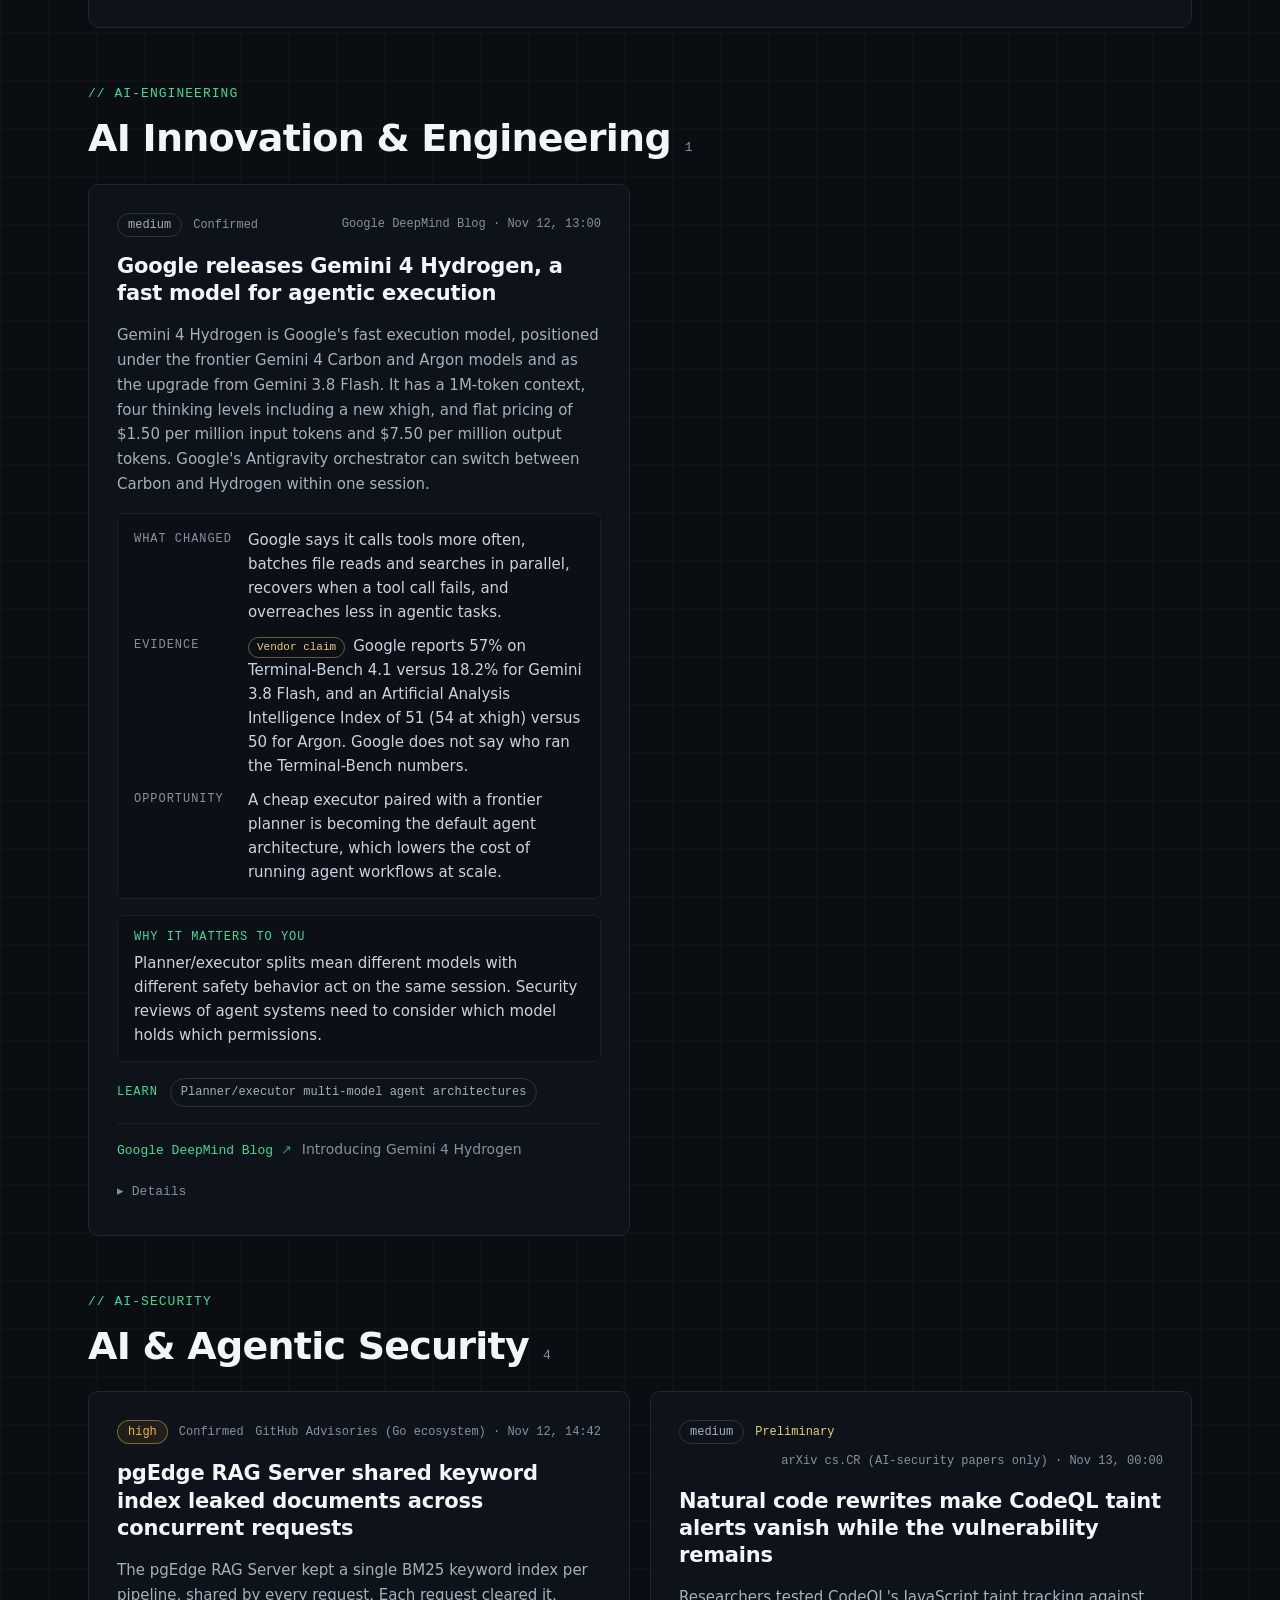
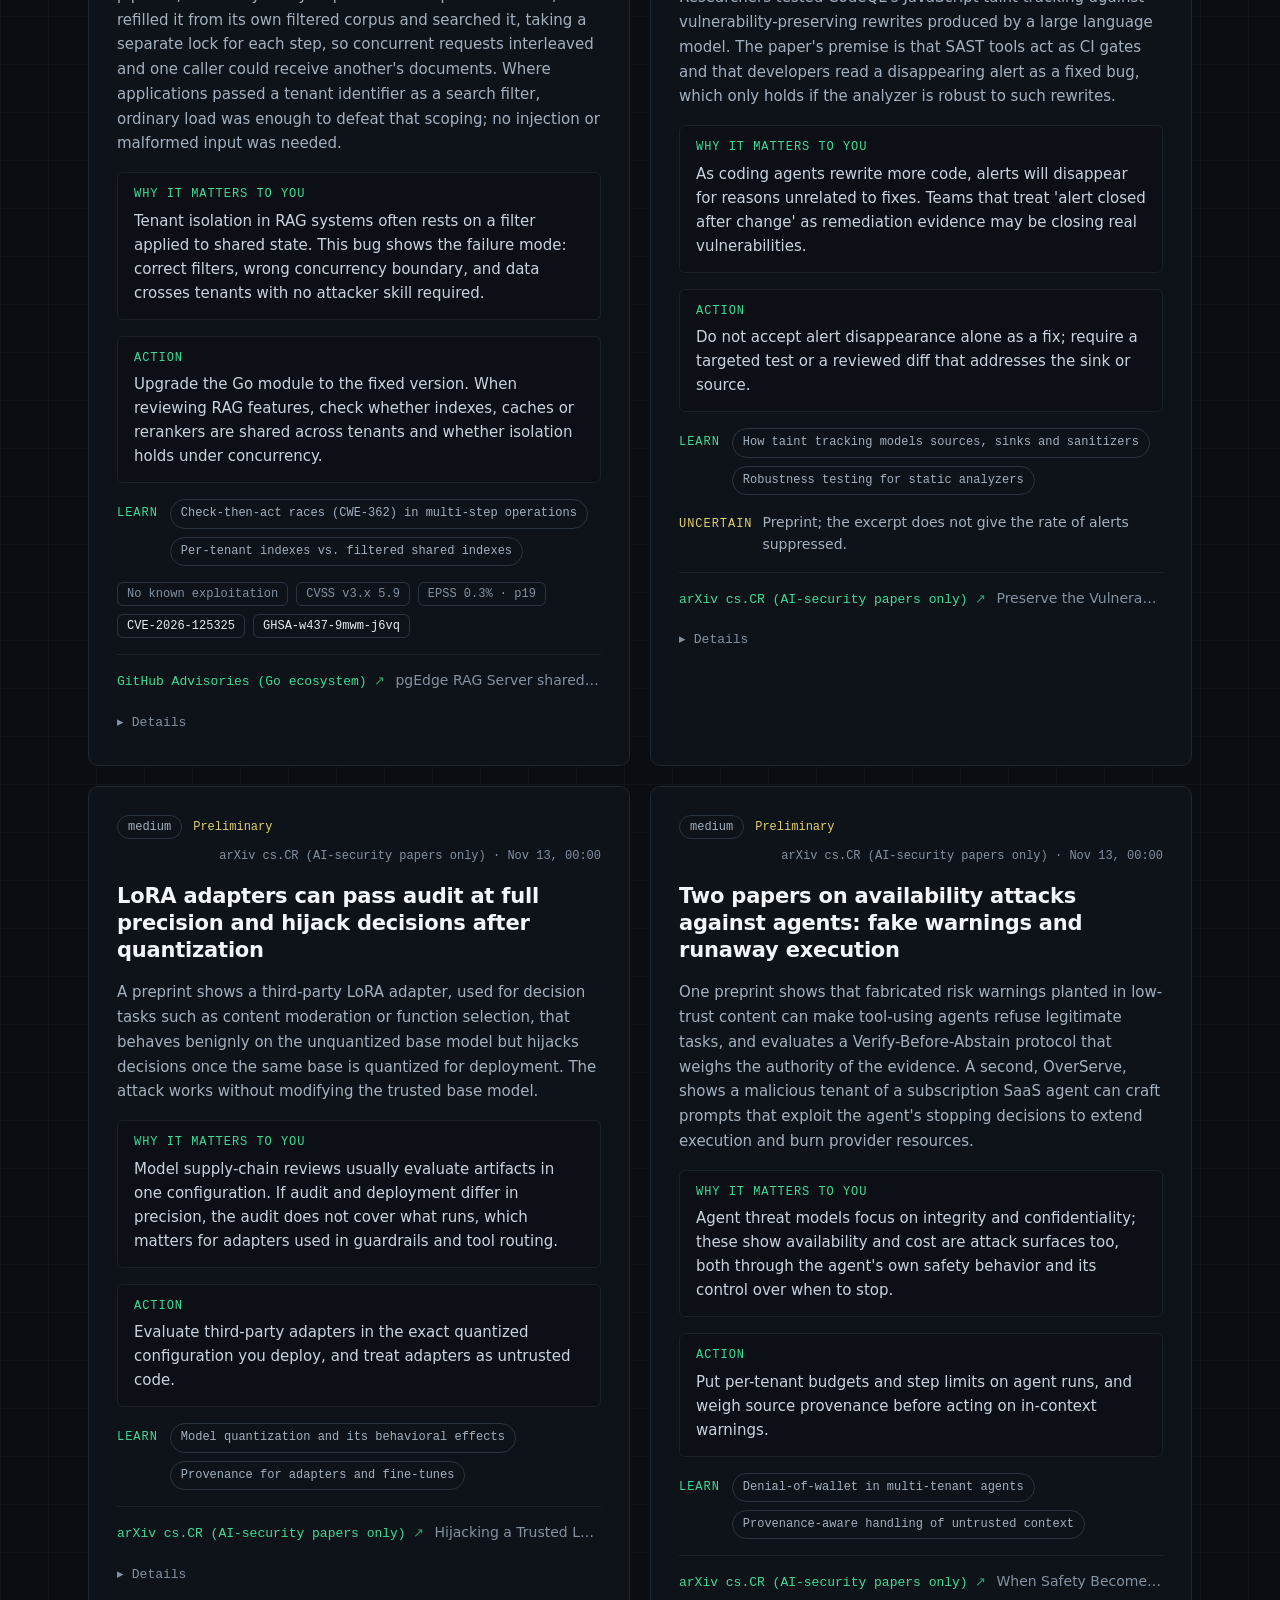
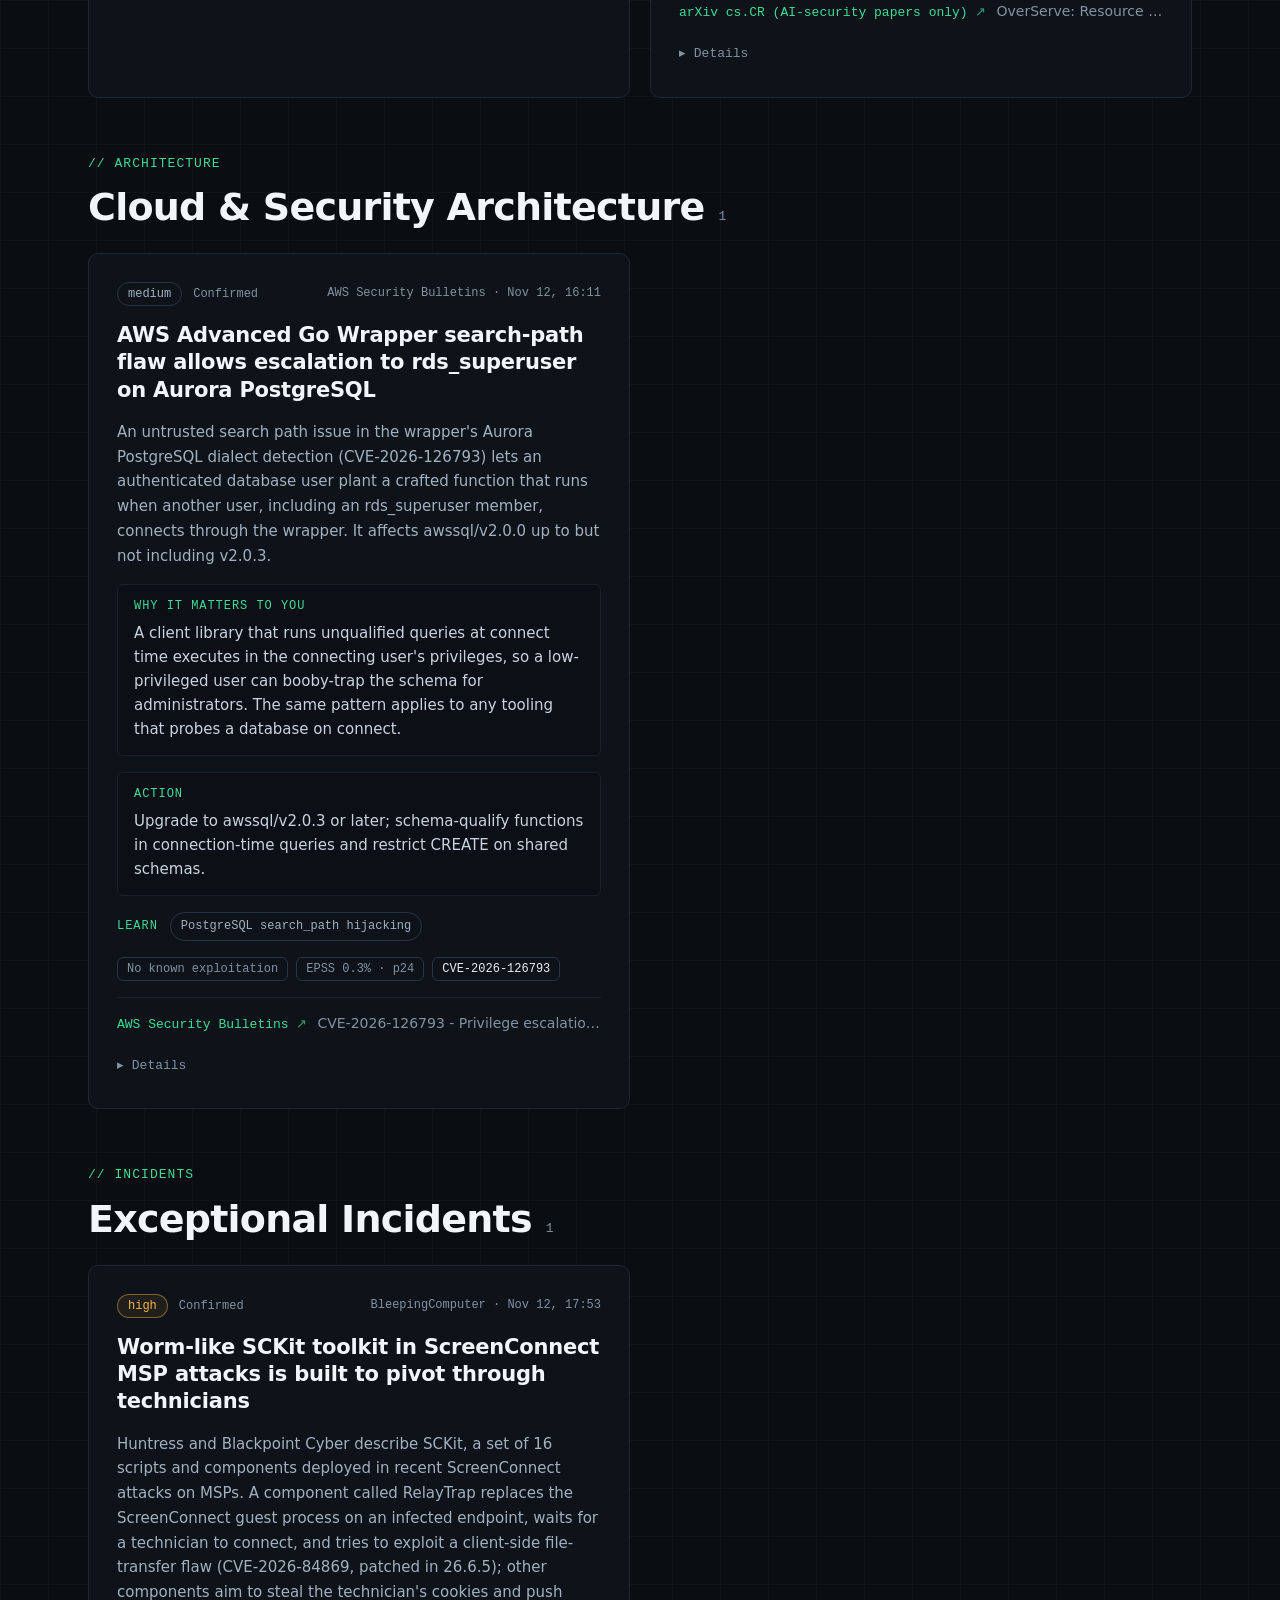
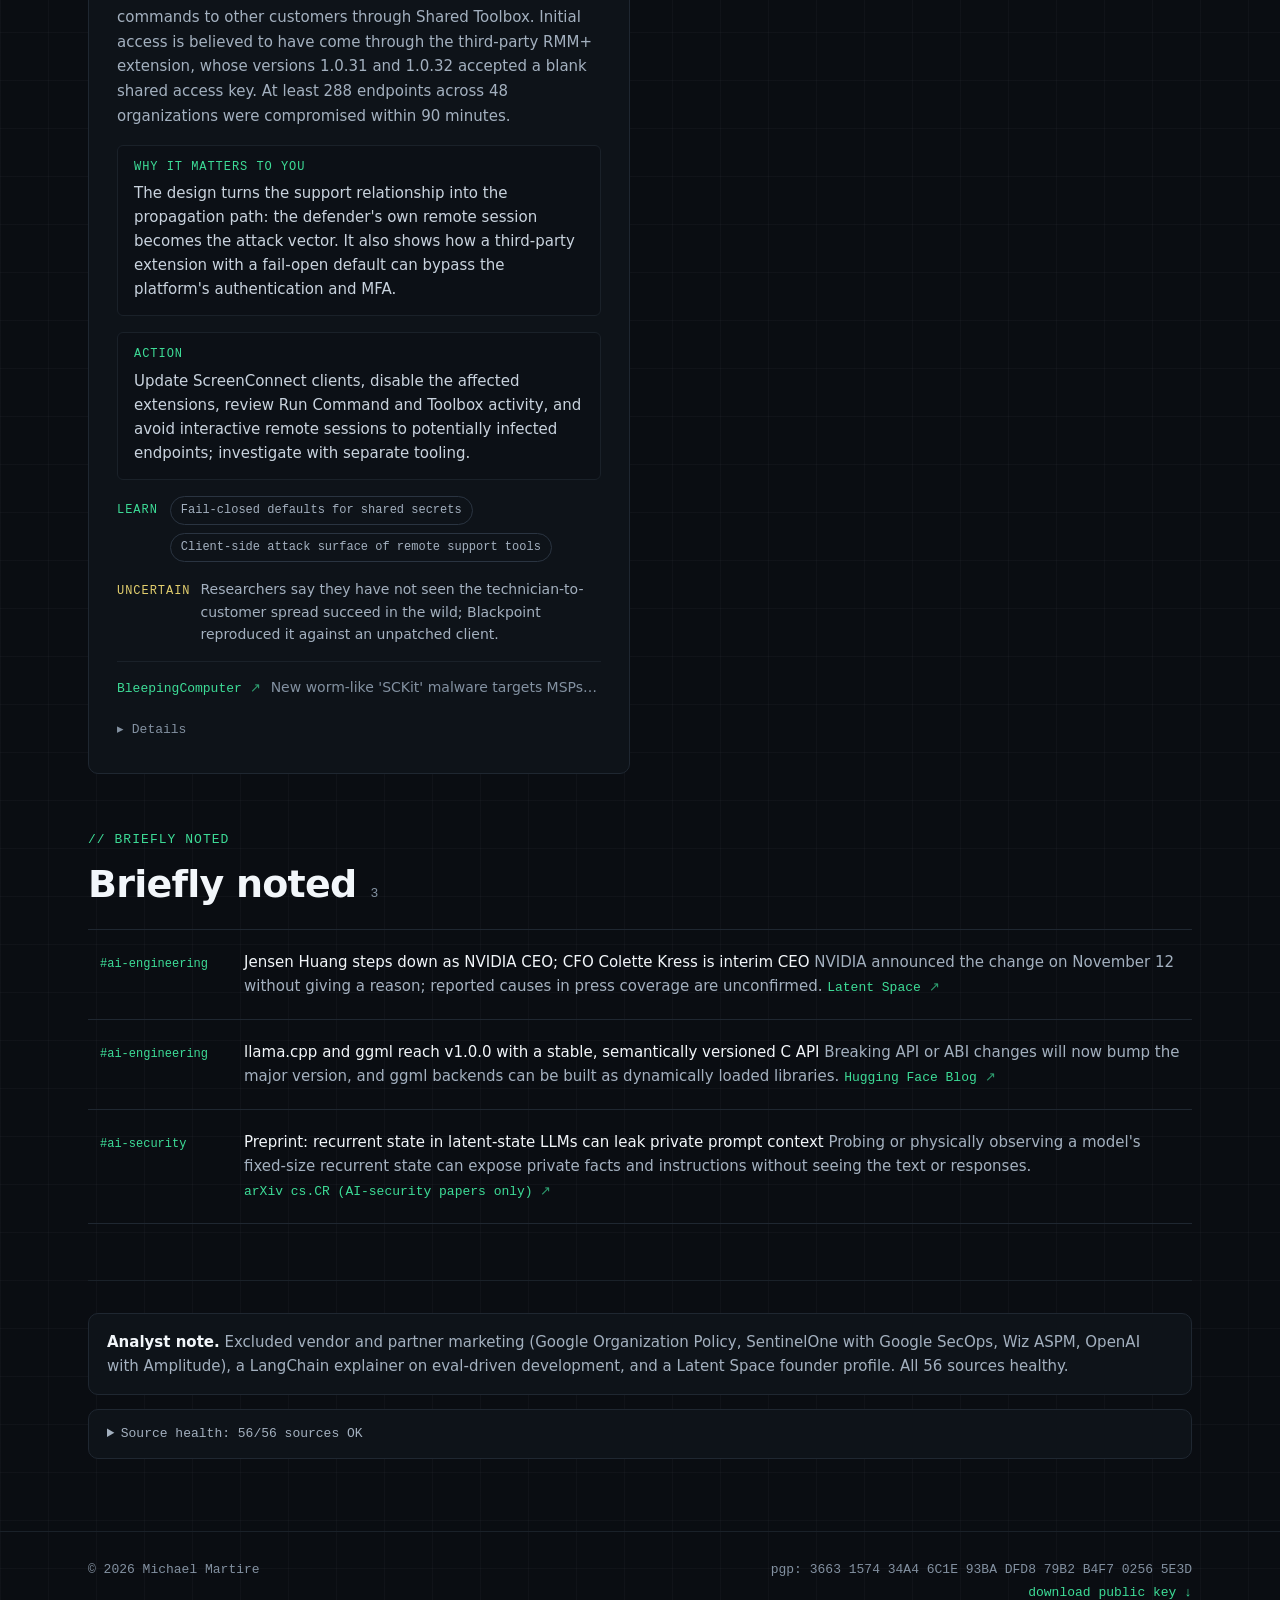
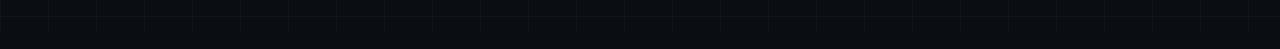
<file: daily_download/archive/2026-11-13.html>
<!doctype html>
<html lang="en">
<head>
<meta charset="utf-8">
<meta name="viewport" content="width=device-width, initial-scale=1, viewport-fit=cover">
<meta http-equiv="Content-Security-Policy" content="default-src 'none'; style-src 'sha256-er/R8fLKw+guc+b2OwRnasdYmYFAkmPl0AyGx0vpHWQ=' https://fonts.googleapis.com; font-src https://fonts.gstatic.com; script-src 'sha256-0RkCFBpBY1RzommdmKgF4uUsyYqZt9mP1wZc7C29pE0='; img-src data:; base-uri 'none'; form-action 'none'">
<meta name="referrer" content="no-referrer">
<meta name="theme-color" content="#0A0D12">
<title>The Daily Download · 2026-11-13</title>
<meta name="description" content="SCKit, a worm-like toolkit found in the ScreenConnect MSP attacks, is built to jump from a customer endpoint to the technician who connects to it and on to other managed networks; 288 endpoints across 48 organizations were hit within 90 minutes.">
<link rel="icon" type="image/svg+xml" href="data:image/svg+xml,%3Csvg xmlns=%22http://www.w3.org/2000/svg%22 viewBox=%220 0 64 64%22 role=%22img%22 aria-label=%22The Daily Download%22%3E%3Crect width=%2264%22 height=%2264%22 rx=%2212%22 fill=%22%230A0D12%22/%3E%3Ctext x=%228%22 y=%2242%22 font-family=%22JetBrains Mono, ui-monospace, monospace%22 font-size=%2226%22 font-weight=%22600%22 fill=%22%233DDC97%22%3E~/%3C/text%3E%3Crect x=%2244%22 y=%2220%22 width=%2210%22 height=%2226%22 fill=%22%233DDC97%22/%3E%3C/svg%3E">
<link rel="preconnect" href="https://fonts.googleapis.com">
<link rel="preconnect" href="https://fonts.gstatic.com" crossorigin>
<link rel="stylesheet" href="https://fonts.googleapis.com/css2?family=Inter:wght@400;500;600&family=JetBrains+Mono:wght@400;500;600&family=Space+Grotesk:wght@500;600;700&display=swap">
<style>/* The Daily Download: styled to match the personal site (dark, one green accent, faint grid, mono labels). */
:root {
  /* Surfaces */
  --bg: #0A0D12;
  --surface: #0E1319;
  --surface-alt: #0C1016;
  --surface-hover: #10151C;

  /* Lines */
  --line: #1A2129;
  --line-card: #1F2731;
  --line-strong: #2A3441;
  --line-hover: #2E3A48;

  /* Text */
  --text-strong: #F2F6FA;
  --text: #E6EDF3;
  --text-code: #C9D3DE;
  --text-muted: #A3B0BF;
  --text-faint: #8391A1;
  --text-dim: #6E7C8C;

  /* Accent (one accent only) */
  --accent: #3DDC97;
  --accent-soft: rgba(61, 220, 151, 0.12);
  --on-accent: #06110B;

  /* Status colours: used only for priority and exploitation signals */
  --critical: #FF6B6B;
  --high: #F5B544;
  --medium: #E3CF6E;

  /* Type */
  --font-display: "Space Grotesk", system-ui, sans-serif;
  --font-body: "Inter", system-ui, sans-serif;
  --font-mono: "JetBrains Mono", ui-monospace, SFMono-Regular, Menlo, Consolas, monospace;

  /* Layout */
  --container: 1200px;
  --gutter: clamp(16px, 4vw, 48px);
  --radius-sm: 6px;
  --radius: 10px;
  --radius-lg: 12px;
  --grid-line: rgba(148, 163, 184, 0.045);
  color-scheme: dark;
}

/* ---------- Base ---------- */
*, *::before, *::after { box-sizing: border-box; }
html { scroll-behavior: smooth; scroll-padding-top: 72px; }
body {
  margin: 0;
  min-height: 100vh;
  display: flex;
  flex-direction: column;
  background-color: var(--bg);
  background-image:
    linear-gradient(var(--grid-line) 1px, transparent 1px),
    linear-gradient(90deg, var(--grid-line) 1px, transparent 1px);
  background-size: 48px 48px;
  color: var(--text);
  font-family: var(--font-body);
  font-size: 16px;
  line-height: 1.6;
  -webkit-font-smoothing: antialiased;
}
main { flex: 1 0 auto; }
a { color: var(--text); text-decoration: none; }
a:hover { color: #FFFFFF; }
a:focus-visible, button:focus-visible, summary:focus-visible { outline: 2px solid var(--accent); outline-offset: 3px; border-radius: 4px; }
h1, h2, h3, h4, p { margin: 0; }
code { font-family: var(--font-mono); font-size: .9em; }

.container { max-width: var(--container); margin: 0 auto; padding-inline: var(--gutter); }

.skip-link {
  position: absolute; left: 16px; top: -48px;
  padding: 10px 14px; background: var(--accent); color: var(--on-accent);
  border-radius: var(--radius-sm); font-weight: 600; z-index: 30;
}
.skip-link:focus { top: 12px; }

.cursor {
  display: inline-block; width: 10px; height: 1.05em;
  vertical-align: -0.15em; margin-left: 4px;
  background: var(--accent);
  animation: blink 1.1s steps(1) infinite;
}
@keyframes blink { 50% { opacity: 0; } }

/* ---------- Site header (same as the rest of the site) ---------- */
.site-header { border-bottom: 1px solid var(--line); background: rgba(10, 13, 18, 0.85); }
.site-nav {
  display: flex; flex-wrap: wrap; align-items: center;
  justify-content: space-between; gap: 16px; padding-block: 20px;
}
.logo {
  display: flex; align-items: center; gap: 8px; min-height: 44px;
  font-family: var(--font-mono); font-size: 16px; font-weight: 600; letter-spacing: -0.01em;
}
.logo__prefix { color: var(--accent); }
.site-nav__links {
  display: flex; flex-wrap: wrap; align-items: center; gap: 4px;
  font-family: var(--font-mono); font-size: 14px; list-style: none; margin: 0; padding: 0;
}
.site-nav__link { display: inline-block; padding: 12px; color: var(--text-muted); }
.site-nav__link:hover, .site-nav__link[aria-current="page"] { color: var(--text); }

/* ---------- Section bar (sticky) ---------- */
.subbar {
  position: sticky; top: 0; z-index: 20;
  background: rgba(10, 13, 18, 0.92);
  backdrop-filter: blur(10px); -webkit-backdrop-filter: blur(10px);
  border-bottom: 1px solid var(--line);
}
.subbar-inner { position: relative; display: flex; align-items: center; gap: 16px; padding-block: 8px; }
.nav { display: flex; gap: 2px; overflow-x: auto; flex: 1; scrollbar-width: none; font-family: var(--font-mono); font-size: 13px; }
.nav::-webkit-scrollbar { display: none; }
.nav a {
  display: inline-flex; align-items: center; gap: 8px; padding: 9px 10px; border-radius: var(--radius-sm);
  color: var(--text-muted); white-space: nowrap;
}
.nav a b { font-weight: 400; color: var(--text-dim); }
.nav a:hover { color: var(--text); background: var(--surface-hover); }
/* Active section: same look as the site's primary button (solid green, dark text) */
.nav a.active, .nav a.active:hover { color: var(--on-accent); background: var(--accent); font-weight: 600; }
.nav a.active b { color: var(--on-accent); }
.tools { display: flex; gap: 8px; margin-left: auto; }
.tool {
  font: 400 13px/1 var(--font-mono); color: var(--text-muted); background: transparent;
  border: 1px solid var(--line-strong); border-radius: var(--radius-sm);
  min-height: 38px; padding: 0 12px; cursor: pointer; white-space: nowrap;
  display: inline-flex; align-items: center; justify-content: center;
}
.tool:hover { border-color: var(--line-hover); color: var(--text); }
.tool[aria-pressed="true"] { background: var(--accent-soft); border-color: transparent; color: var(--accent); }
.nav-toggle { display: none; }

/* ---------- Shared text ---------- */
.eyebrow { font-family: var(--font-mono); font-size: 13px; letter-spacing: 0.08em; text-transform: uppercase; color: var(--accent); }
.prompt { font-family: var(--font-mono); font-size: 14px; color: var(--accent); }
.prompt__sym { color: var(--text-dim); }
.text-link { font-family: var(--font-mono); font-size: 14px; color: var(--text-muted); padding: 12px 0; display: inline-block; }
.text-link:hover { color: var(--text); }

/* ---------- Banners ---------- */
.fixture-banner {
  background: rgba(245, 181, 68, 0.12); border-bottom: 1px solid rgba(245, 181, 68, 0.35);
  color: var(--high); font: 500 13px/1.5 var(--font-mono); text-align: center; padding: 10px 16px;
}

/* ---------- Hero ---------- */
.hero { display: flex; flex-direction: column; gap: 18px; padding-block: clamp(48px, 7vw, 88px) clamp(32px, 4vw, 48px); }
.hero__title {
  font-family: var(--font-display); font-weight: 600;
  font-size: clamp(40px, 5.6vw, 68px); line-height: 1.04; letter-spacing: -0.03em; color: var(--text-strong);
}
.hero__date { font-size: 18px; line-height: 1.65; color: var(--text-muted); }
.hero__meta { display: flex; flex-wrap: wrap; align-items: center; gap: 4px 24px; }
.hero__stats { font-family: var(--font-mono); font-size: 13px; color: var(--text-faint); }

.wrap { padding-bottom: 72px; display: flex; flex-direction: column; gap: 56px; }

/* ---------- Panels: executive briefing, worth learning ---------- */
.panel { border: 1px solid var(--line-card); border-radius: var(--radius-lg); background: var(--surface); padding: clamp(20px, 3vw, 32px); }
.panel-head { display: flex; flex-direction: column; gap: 10px; margin-bottom: 18px; }
.panel-title { font-family: var(--font-display); font-weight: 600; font-size: clamp(24px, 2.6vw, 30px); line-height: 1.15; letter-spacing: -0.02em; color: var(--text-strong); }

.executive ol { list-style: none; margin: 0; padding: 0; border-top: 1px solid var(--line-card); }
.executive li { border-bottom: 1px solid var(--line-card); }
.exec-item { display: grid; grid-template-columns: 36px 1fr auto; gap: 16px; align-items: baseline; padding: 18px 12px; color: var(--text); }
a.exec-item:hover { background: var(--surface-hover); color: var(--text); }
.exec-item .num { font: 400 13px/1.6 var(--font-mono); color: var(--text-dim); }
.exec-text { font-size: 17px; line-height: 1.55; color: var(--text-strong); }
.exec-critical .num { color: var(--critical); }

.learning ul { margin: 0; padding: 0; list-style: none; display: grid; grid-template-columns: repeat(auto-fit, minmax(min(100%, 260px), 1fr)); gap: 20px; }
.learning li { display: flex; flex-direction: column; gap: 6px; }
.learning li b { font: 600 17px/1.35 var(--font-display); color: var(--text-strong); }
.learning li p { font-size: 15px; line-height: 1.6; color: var(--text-muted); }
.learning li a { font-family: var(--font-mono); font-size: 13px; color: var(--accent); white-space: nowrap; }

/* ---------- Sections ---------- */
.section { display: flex; flex-direction: column; gap: 24px; }
.section-head { display: flex; flex-direction: column; gap: 12px; }
.section-title {
  display: flex; align-items: baseline; gap: 14px; flex-wrap: wrap;
  font-family: var(--font-display); font-weight: 600; font-size: clamp(28px, 3vw, 38px);
  line-height: 1.12; letter-spacing: -0.02em; color: var(--text-strong);
}
.section-title small { font: 400 13px/1 var(--font-mono); color: var(--text-faint); letter-spacing: 0; }
.grid { display: grid; grid-template-columns: repeat(auto-fill, minmax(min(100%, 480px), 1fr)); gap: 20px; }

/* ---------- Cards ---------- */
.card {
  background: var(--surface); border: 1px solid var(--line-card); border-radius: var(--radius);
  padding: 28px; display: flex; flex-direction: column; gap: 16px; min-width: 0;
  transition: border-color 0.2s ease;
}
.card:hover { border-color: var(--line-hover); }
.card:target { border-color: var(--accent); }
.card.prio-critical { border-color: rgba(255, 107, 107, 0.45); }
.card-head { display: flex; flex-wrap: wrap; align-items: center; gap: 8px; }
.card-head .meta { margin-left: auto; font-family: var(--font-mono); font-size: 12px; color: var(--text-faint); }
.card h3 { font: 600 21px/1.3 var(--font-display); letter-spacing: -0.01em; color: var(--text-strong); }
.summary { font-size: 15px; line-height: 1.65; color: var(--text-muted); }

/* Pills: mono tags in the site style; colour only where it carries meaning */
.pill, .conf { font: 400 12px/1 var(--font-mono); padding: 5px 10px; border-radius: 999px; border: 1px solid var(--line-strong); color: var(--text-muted); white-space: nowrap; }
.pill-critical { color: var(--critical); border-color: rgba(255, 107, 107, 0.5); background: rgba(255, 107, 107, 0.1); }
.pill-high { color: var(--high); border-color: rgba(245, 181, 68, 0.45); background: rgba(245, 181, 68, 0.08); }
.pill-medium { color: var(--text-muted); }
.pill-low { color: var(--text-faint); }
.pill-update { color: var(--accent); border-color: transparent; background: var(--accent-soft); }
.conf { border-color: transparent; padding-inline: 2px; color: var(--text-faint); }
.conf-preliminary, .conf-conflicting { color: var(--medium); }

.block { border-radius: var(--radius-sm); padding: 14px 16px; background: var(--surface-alt); border: 1px solid var(--line); }
.block h4 { margin-bottom: 6px; font: 400 12px/1.3 var(--font-mono); letter-spacing: .08em; text-transform: uppercase; color: var(--accent); }
.block p { font-size: 15px; line-height: 1.6; color: var(--text-code); }

/* capability: what changed / evidence / opportunity */
dl.capability { margin: 0; display: grid; grid-template-columns: max-content 1fr; gap: 10px 16px; padding: 14px 16px;
  border: 1px solid var(--line); border-radius: var(--radius-sm); background: var(--surface-alt); font-size: 15px; }
dl.capability dt { font: 400 12px/1.9 var(--font-mono); letter-spacing: .08em; text-transform: uppercase; color: var(--text-faint); }
dl.capability dd { margin: 0; color: var(--text-code); min-width: 0; line-height: 1.6; }
.ev { display: inline-block; font: 400 11px/1 var(--font-mono); padding: 4px 8px; border-radius: 999px; margin-right: 8px;
  border: 1px solid var(--line-strong); color: var(--text-muted); vertical-align: 1px; }
.ev-independent, .ev-peer-reviewed, .ev-mixed { color: var(--accent); border-color: transparent; background: var(--accent-soft); }
.ev-vendor-claim, .ev-preprint { color: var(--medium); border-color: rgba(227, 207, 110, 0.4); }

/* learn */
.learn { display: flex; gap: 12px; align-items: baseline; }
.learn > span { font: 400 12px/1 var(--font-mono); letter-spacing: .08em; text-transform: uppercase; color: var(--accent); flex: none; }
.learn ul { margin: 0; padding: 0; list-style: none; display: flex; flex-wrap: wrap; gap: 8px; font-family: var(--font-mono); font-size: 12px; }
.learn li { padding: 4px 10px; border: 1px solid var(--line-strong); border-radius: 999px; color: var(--text-muted); }

.update-note, .uncertainty { font-size: 14px; color: var(--text-muted); display: flex; gap: 10px; align-items: baseline; }
.update-note span, .uncertainty span { font: 400 12px/1 var(--font-mono); letter-spacing: .08em; text-transform: uppercase; flex: none; }
.update-note span { color: var(--accent); }
.uncertainty span { color: var(--medium); }

/* Signal chips */
.chips { display: flex; flex-wrap: wrap; gap: 8px; }
.chips:empty { display: none; }
.chip { font: 400 12px/1 var(--font-mono); padding: 5px 9px; border-radius: var(--radius-sm); border: 1px solid var(--line-strong); color: var(--text-muted); white-space: nowrap; }
.chip-kev, .chip-exploit { color: var(--critical); border-color: rgba(255, 107, 107, 0.5); background: rgba(255, 107, 107, 0.08); }
.chip-reported { color: var(--high); border-color: rgba(245, 181, 68, 0.45); }
.chip-poc { color: var(--medium); border-color: rgba(227, 207, 110, 0.4); }
.chip-sev-crit { color: var(--critical); }
.chip-sev-high { color: var(--high); }
.chip-muted { color: var(--text-faint); }
a.chip-id { color: var(--text); }
a.chip-id:hover { border-color: var(--accent); color: var(--accent); }

/* Source links */
.links { list-style: none; margin: 0; padding: 14px 0 0; border-top: 1px solid var(--line); display: grid; gap: 6px; font-size: 14px; }
.links li { display: flex; gap: 10px; min-width: 0; align-items: baseline; }
.links a { font-family: var(--font-mono); font-size: 13px; color: var(--accent); white-space: nowrap; }
.links a:hover { color: var(--accent); text-decoration: underline; text-underline-offset: 3px; }
.links a::after { content: " ↗"; opacity: .7; }
.link-title { color: var(--text-faint); overflow: hidden; text-overflow: ellipsis; white-space: nowrap; min-width: 0; }

details.more summary { cursor: pointer; font-family: var(--font-mono); font-size: 13px; color: var(--text-faint); list-style: none; user-select: none; padding: 4px 0; }
details.more summary::-webkit-details-marker { display: none; }
details.more summary::before { content: "▸ "; }
details.more[open] summary::before { content: "▾ "; }
details.more dl { margin: 10px 0 0; display: grid; grid-template-columns: max-content 1fr; gap: 6px 16px; font-size: 14px; }
details.more dt { color: var(--text-faint); font-family: var(--font-mono); font-size: 12px; line-height: 1.9; }
details.more dd { margin: 0; color: var(--text-muted); min-width: 0; overflow-wrap: anywhere; }

body.filter-on .card[data-priority="medium"], body.filter-on .card[data-priority="low"] { display: none; }

/* ---------- Briefly noted (writing-list style rows) ---------- */
.brief-list { list-style: none; margin: 0; padding: 0; border-top: 1px solid var(--line-card); }
.brief-list li { display: flex; gap: 16px; align-items: baseline; padding: 20px 12px; border-bottom: 1px solid var(--line-card); font-size: 15px; color: var(--text-muted); }
.brief-list li:hover { background: var(--surface-hover); }
.brief-list .tag { flex: none; width: 128px; font-family: var(--font-mono); font-size: 12px; color: var(--accent); }
.brief-list b { color: var(--text-strong); font-weight: 500; }
.brief-list a { font-family: var(--font-mono); font-size: 13px; color: var(--accent); white-space: nowrap; }
.brief-list a::after { content: " ↗"; opacity: .7; }
body.filter-on .brief-list li[data-priority="medium"], body.filter-on .brief-list li[data-priority="low"] { display: none; }

/* ---------- Empty / footer notes ---------- */
.empty { padding: 48px 24px; text-align: center; border: 1px dashed var(--line-strong); border-radius: var(--radius); color: var(--text-muted); display: flex; flex-direction: column; gap: 10px; }
.empty h2 { font: 600 24px/1.2 var(--font-display); color: var(--text-strong); }
.footer-notes { border-top: 1px solid var(--line); padding-top: 32px; display: grid; gap: 14px; }
.analyst-note { padding: 16px 18px; border-radius: var(--radius); background: var(--surface); border: 1px solid var(--line-card); color: var(--text-muted); font-size: 15px; }
.analyst-note b { color: var(--text-strong); font-weight: 600; }
details.health, details.warnings { background: var(--surface); border: 1px solid var(--line-card); border-radius: var(--radius); padding: 14px 18px; }
details.health summary, details.warnings summary { cursor: pointer; font-family: var(--font-mono); font-size: 13px; color: var(--text-muted); }
.table-wrap { overflow-x: auto; margin-top: 12px; }
table { width: 100%; border-collapse: collapse; font-size: 13px; }
th, td { text-align: left; padding: 8px 10px; border-bottom: 1px solid var(--line); vertical-align: top; color: var(--text-muted); }
th { color: var(--text-faint); font: 400 12px/1.4 var(--font-mono); letter-spacing: .06em; text-transform: uppercase; }
.st { font: 400 11px/1 var(--font-mono); padding: 3px 7px; border-radius: 999px; border: 1px solid var(--line-strong); }
.st-ok, .st-cached { color: var(--accent); }
.st-empty { color: var(--text-faint); }
.st-stale { color: var(--medium); }
.st-failed { color: var(--critical); }
.err { display: block; color: var(--text-faint); font-size: 12px; margin-top: 3px; }
details.warnings ul { margin: 10px 0 0; padding-left: 18px; color: var(--text-faint); font-size: 13px; }

/* ---------- Archive index ---------- */
.archive-list { list-style: none; margin: 0; padding: 0; border-top: 1px solid var(--line-card); }
.archive-row { display: flex; flex-wrap: wrap; align-items: baseline; gap: 8px 24px; padding: 24px 12px; border-bottom: 1px solid var(--line-card); }
.archive-row:hover { background: var(--surface-hover); }
.archive-row__date { flex: 1 1 auto; font-family: var(--font-mono); font-size: 15px; font-weight: 500; color: var(--text-strong); }
.archive-row__count { font-family: var(--font-mono); font-size: 12px; color: var(--accent); }

/* ---------- Site footer ---------- */
.site-footer { border-top: 1px solid var(--line); }
.site-footer .container {
  display: flex; flex-wrap: wrap; justify-content: space-between; gap: 12px; padding-block: 28px;
  font-family: var(--font-mono); font-size: 13px; color: var(--text-faint);
}

/* PGP fingerprint with a download link under it */
.footer-key { display: flex; flex-direction: column; align-items: flex-end; gap: 2px; }
.footer-key__link { display: inline-block; padding: 10px 0; margin: -10px 0; color: var(--accent); }
.footer-key__link:hover { color: var(--accent); text-decoration: underline; text-underline-offset: 3px; }
@media (max-width: 720px) { .footer-key { align-items: flex-start; } }

/* ---------- Phones ---------- */
@media (max-width: 720px) {
  html { -webkit-text-size-adjust: 100%; text-size-adjust: 100%; scroll-padding-top: 64px; }
  .site-nav { padding-block: 12px; }
  .nav-toggle { display: inline-flex; width: 42px; padding: 0; }
  .subbar-inner { justify-content: space-between; }
  .subbar-label { font-family: var(--font-mono); font-size: 13px; color: var(--text-muted); }
  .bars { position: relative; width: 16px; height: 12px; display: block; }
  .bars span { position: absolute; left: 0; width: 100%; height: 2px; border-radius: 2px; background: currentColor; transition: transform .2s, opacity .2s, top .2s; }
  .bars span:nth-child(1) { top: 0; }
  .bars span:nth-child(2) { top: 5px; }
  .bars span:nth-child(3) { top: 10px; }
  .subbar.menu-open .bars span:nth-child(1) { top: 5px; transform: rotate(45deg); }
  .subbar.menu-open .bars span:nth-child(2) { opacity: 0; }
  .subbar.menu-open .bars span:nth-child(3) { top: 5px; transform: rotate(-45deg); }
  .nav {
    display: none; position: absolute; top: 100%; left: 0; right: 0; flex-direction: column; gap: 2px;
    padding: 8px 12px 14px; overflow-x: hidden; overflow-y: auto; max-height: calc(100vh - 64px); max-height: calc(100dvh - 64px);
    background: var(--bg); border-bottom: 1px solid var(--line); box-shadow: 0 18px 30px -18px rgba(0, 0, 0, .6);
  }
  .subbar.menu-open .nav { display: flex; }
  .nav a { padding: 12px; font-size: 14px; }
  .nav a b { margin-left: auto; }

  .wrap { gap: 44px; padding-bottom: 56px; }
  .exec-item { grid-template-columns: 26px 1fr; gap: 10px; padding: 16px 4px; }
  .exec-item .pill { display: none; }
  .exec-text { font-size: 16px; }
  .card { padding: 20px 18px; }
  .card h3 { font-size: 19px; }
  .card-head .meta { margin-left: 0; flex-basis: 100%; }
  .summary, .block p, dl.capability dd, .brief-list li { overflow-wrap: anywhere; }
  dl.capability, details.more dl { grid-template-columns: 1fr; gap: 2px; }
  dl.capability dd + dt { margin-top: 8px; }
  details.more dd { margin-bottom: 8px; }
  .learn, .update-note, .uncertainty { flex-direction: column; align-items: flex-start; gap: 6px; }
  .links { gap: 10px; }
  .links li { flex-direction: column; gap: 1px; }
  .link-title { white-space: normal; display: -webkit-box; -webkit-box-orient: vertical; -webkit-line-clamp: 2; line-clamp: 2; font-size: 13px; }
  .brief-list li { flex-direction: column; gap: 6px; padding: 18px 4px; }
  .brief-list .tag { width: auto; }
  th, td { padding: 7px 6px; }
  td:last-child { white-space: nowrap; }
}
@media (min-width: 721px) { .subbar-label { display: none; } }
@media (hover: none) { a.exec-item:hover, .brief-list li:hover, .archive-row:hover { background: none; } }
@media (prefers-reduced-motion: reduce) {
  html { scroll-behavior: auto; }
  .cursor { animation: none; }
  .card { transition: none; }
}
@media print {
  .site-header, .subbar, .tools { display: none; }
  body { background: #fff; color: #000; }
  details.more { display: block; }
}
</style>
</head>
<body>
<a class="skip-link" href="#main">Skip to content</a>

<header class="site-header"><nav class="container site-nav" aria-label="Primary"><a class="logo" href="../../" aria-label="Home"><span class="logo__prefix">~/</span>MJM<span class="cursor" aria-hidden="true"></span></a><ul class="site-nav__links"><li><a class="site-nav__link" href="../../#about">about</a></li><li><a class="site-nav__link" href="../../daily_download/" aria-current="page">daily download</a></li></ul></nav></header>
<div class="subbar"><div class="container subbar-inner"><span class="subbar-label">sections</span><nav class="nav" id="section-nav" aria-label="Briefing sections"><a href="#sec-ai-engineering">ai-engineering<b>1</b></a><a href="#sec-ai-security">ai-security<b>4</b></a><a href="#sec-architecture">architecture<b>1</b></a><a href="#sec-incidents">incidents<b>1</b></a><a href="#sec-brief">briefly-noted<b>3</b></a></nav><div class="tools"><button type="button" class="tool" id="filter-toggle" aria-pressed="false" title="Show only critical and high priority">critical + high</button><button type="button" class="tool nav-toggle" id="nav-toggle" aria-expanded="false" aria-controls="section-nav" aria-label="Sections menu" title="Sections"><span class="bars" aria-hidden="true"><span></span><span></span><span></span></span></button></div></div></div><main id="main"><section class="container hero" id="top" aria-labelledby="dd-title"><p class="prompt"><span class="prompt__sym">$</span> ./daily-download --date 2026-11-13</p><h1 id="dd-title" class="hero__title">The Daily Download</h1><p class="hero__date">Friday, November 13, 2026</p><div class="hero__meta"><span class="hero__stats">7 findings · 3 briefly noted</span><a class="text-link" href="../">cd ../latest →</a><a class="text-link" href="./">ls ./archive →</a></div></section><div class="container wrap"><section class="panel executive" id="executive"><div class="panel-head"><p class="eyebrow">// executive briefing</p><h2 class="panel-title">Executive Briefing</h2></div><ol><li class="exec-high"><a class="exec-item" href="#C001"><span class="num">01</span><span class="exec-text">SCKit, a worm-like toolkit found in the ScreenConnect MSP attacks, is built to jump from a customer endpoint to the technician who connects to it and on to other managed networks; 288 endpoints across 48 organizations were hit within 90 minutes.</span><span class="pill pill-high">high</span></a></li><li class="exec-high"><a class="exec-item" href="#C008"><span class="num">02</span><span class="exec-text">A pgEdge RAG Server race condition returned one tenant&#x27;s documents to another under ordinary concurrent load, a clean example of how shared retrieval state breaks tenant isolation without any injection.</span><span class="pill pill-high">high</span></a></li><li class="exec-medium"><a class="exec-item" href="#C002"><span class="num">03</span><span class="exec-text">Google released Gemini 4 Hydrogen, a fast agentic execution model with a 1M-token context at $1.50/$7.50 per million tokens; the large Terminal-Bench gains are Google&#x27;s own figures.</span><span class="pill pill-medium">medium</span></a></li><li class="exec-medium"><a class="exec-item" href="#C006"><span class="num">04</span><span class="exec-text">Research shows LLM-generated, behavior-preserving rewrites can make CodeQL taint alerts disappear while the vulnerability stays, so a vanished SAST alert is not proof of a fix.</span><span class="pill pill-medium">medium</span></a></li><li class="exec-medium"><a class="exec-item" href="#C004"><span class="num">05</span><span class="exec-text">A LoRA adapter can pass an audit on the full-precision base model and hijack decisions only after the same base is quantized for deployment.</span><span class="pill pill-medium">medium</span></a></li></ol></section><section class="panel learning" id="learning"><div class="panel-head"><p class="eyebrow">// worth learning</p><h2 class="panel-title">Worth learning</h2></div><ul><li><b>Tenant isolation in RAG and retrieval pipelines</b><p>Shared indexes, caches and per-request filters are where multi-tenant AI features leak; isolation needs to be structural, not a filter parameter. <a href="#C008">see finding ↓</a></p></li><li><b>Trusted remote-management paths as lateral-movement channels</b><p>SCKit targets the technician session itself; the trust between MSP and customer is the attack path. <a href="#C001">see finding ↓</a></p></li><li><b>Limits of SAST as a gate</b><p>Alert disappearance after a change is weak evidence of a fix, especially when code is rewritten by AI agents. <a href="#C006">see finding ↓</a></p></li><li><b>Model artifact supply chain: adapters and quantization</b><p>What you audit must be what you deploy, including the quantized build. <a href="#C004">see finding ↓</a></p></li></ul></section><section class="section" id="sec-ai-engineering"><div class="section-head"><p class="eyebrow">// ai-engineering</p><h2 class="section-title">AI Innovation &amp; Engineering<small>1</small></h2></div><div class="grid">
<article class="card prio-medium" id="C002" data-priority="medium">
  <header class="card-head">
    <span class="pill pill-medium">medium</span>
    
    <span class="conf conf-confirmed">Confirmed</span>
    <span class="meta">Google DeepMind Blog · Nov 12, 13:00</span>
  </header>
  <h3>Google releases Gemini 4 Hydrogen, a fast model for agentic execution</h3>
  
  <p class="summary">Gemini 4 Hydrogen is Google&#x27;s fast execution model, positioned under the frontier Gemini 4 Carbon and Argon models and as the upgrade from Gemini 3.8 Flash. It has a 1M-token context, four thinking levels including a new xhigh, and flat pricing of $1.50 per million input tokens and $7.50 per million output tokens. Google&#x27;s Antigravity orchestrator can switch between Carbon and Hydrogen within one session.</p>
  <dl class="capability"><dt>What changed</dt><dd>Google says it calls tools more often, batches file reads and searches in parallel, recovers when a tool call fails, and overreaches less in agentic tasks.</dd><dt>Evidence</dt><dd><span class="ev ev-vendor-claim">Vendor claim</span>Google reports 57% on Terminal-Bench 4.1 versus 18.2% for Gemini 3.8 Flash, and an Artificial Analysis Intelligence Index of 51 (54 at xhigh) versus 50 for Argon. Google does not say who ran the Terminal-Bench numbers.</dd><dt>Opportunity</dt><dd>A cheap executor paired with a frontier planner is becoming the default agent architecture, which lowers the cost of running agent workflows at scale.</dd></dl>
  <div class="block block-why"><h4>Why it matters to you</h4><p>Planner/executor splits mean different models with different safety behavior act on the same session. Security reviews of agent systems need to consider which model holds which permissions.</p></div>
  
  <div class="learn"><span>Learn</span><ul><li>Planner/executor multi-model agent architectures</li></ul></div>
  
  <div class="chips"></div>
  <ul class="links"><li><a href="https://deepmind.google/blog/introducing-gemini-4-hydrogen/" target="_blank" rel="noopener noreferrer">Google DeepMind Blog</a><span class="link-title">Introducing Gemini 4 Hydrogen</span></li></ul>
  <details class="more"><summary>Details</summary><dl><dt>Relevance score</dt><dd>51/100 — topics: ai_engineering, model_release +24; category ai-engineering +14; primary source +8; source priority +4; recent +1</dd></dl></details>
</article></div></section><section class="section" id="sec-ai-security"><div class="section-head"><p class="eyebrow">// ai-security</p><h2 class="section-title">AI &amp; Agentic Security<small>4</small></h2></div><div class="grid">
<article class="card prio-high" id="C008" data-priority="high">
  <header class="card-head">
    <span class="pill pill-high">high</span>
    
    <span class="conf conf-confirmed">Confirmed</span>
    <span class="meta">GitHub Advisories (Go ecosystem) · Nov 12, 14:42</span>
  </header>
  <h3>pgEdge RAG Server shared keyword index leaked documents across concurrent requests</h3>
  
  <p class="summary">The pgEdge RAG Server kept a single BM25 keyword index per pipeline, shared by every request. Each request cleared it, refilled it from its own filtered corpus and searched it, taking a separate lock for each step, so concurrent requests interleaved and one caller could receive another&#x27;s documents. Where applications passed a tenant identifier as a search filter, ordinary load was enough to defeat that scoping; no injection or malformed input was needed.</p>
  
  <div class="block block-why"><h4>Why it matters to you</h4><p>Tenant isolation in RAG systems often rests on a filter applied to shared state. This bug shows the failure mode: correct filters, wrong concurrency boundary, and data crosses tenants with no attacker skill required.</p></div>
  <div class="block block-action"><h4>Action</h4><p>Upgrade the Go module to the fixed version. When reviewing RAG features, check whether indexes, caches or rerankers are shared across tenants and whether isolation holds under concurrency.</p></div>
  <div class="learn"><span>Learn</span><ul><li>Check-then-act races (CWE-362) in multi-step operations</li><li>Per-tenant indexes vs. filtered shared indexes</li></ul></div>
  
  <div class="chips"><span class="chip chip-muted">No known exploitation</span><span class="chip chip-muted">CVSS v3.x 5.9</span><span class="chip chip-muted" title="FIRST EPSS: probability of exploitation in the next 30 days">EPSS 0.3% · p19</span><a class="chip chip-id" href="https://nvd.nist.gov/vuln/detail/CVE-2026-125325" target="_blank" rel="noopener noreferrer">CVE-2026-125325</a><a class="chip chip-id" href="https://github.com/advisories/GHSA-w437-9mwm-j6vq" target="_blank" rel="noopener noreferrer">GHSA-w437-9mwm-j6vq</a></div>
  <ul class="links"><li><a href="https://github.com/advisories/GHSA-w437-9mwm-j6vq" target="_blank" rel="noopener noreferrer">GitHub Advisories (Go ecosystem)</a><span class="link-title">pgEdge RAG Server shared keyword index leaked results between concurrent unauthenticated requests</span></li></ul>
  <details class="more"><summary>Details</summary><dl><dt>Affected</dt><dd>github.com/pgEdge/pgedge-rag-server before 1.0.1-0.20260729020411-a09d4872356b</dd><dt>Mitigation</dt><dd>Upgrade to the fixed pseudo-version.</dd><dt>Relevance score</dt><dd>43/100 — topics: ai_engineering, ai_security +30; category go +4; primary source +8; recent +1</dd></dl></details>
</article>
<article class="card prio-medium" id="C006" data-priority="medium">
  <header class="card-head">
    <span class="pill pill-medium">medium</span>
    
    <span class="conf conf-preliminary">Preliminary</span>
    <span class="meta">arXiv cs.CR (AI-security papers only) · Nov 13, 00:00</span>
  </header>
  <h3>Natural code rewrites make CodeQL taint alerts vanish while the vulnerability remains</h3>
  
  <p class="summary">Researchers tested CodeQL&#x27;s JavaScript taint tracking against vulnerability-preserving rewrites produced by a large language model. The paper&#x27;s premise is that SAST tools act as CI gates and that developers read a disappearing alert as a fixed bug, which only holds if the analyzer is robust to such rewrites.</p>
  
  <div class="block block-why"><h4>Why it matters to you</h4><p>As coding agents rewrite more code, alerts will disappear for reasons unrelated to fixes. Teams that treat &#x27;alert closed after change&#x27; as remediation evidence may be closing real vulnerabilities.</p></div>
  <div class="block block-action"><h4>Action</h4><p>Do not accept alert disappearance alone as a fix; require a targeted test or a reviewed diff that addresses the sink or source.</p></div>
  <div class="learn"><span>Learn</span><ul><li>How taint tracking models sources, sinks and sanitizers</li><li>Robustness testing for static analyzers</li></ul></div>
  <div class="uncertainty"><span>Uncertain</span>Preprint; the excerpt does not give the rate of alerts suppressed.</div>
  <div class="chips"></div>
  <ul class="links"><li><a href="https://arxiv.org/abs/2611.17123" target="_blank" rel="noopener noreferrer">arXiv cs.CR (AI-security papers only)</a><span class="link-title">Preserve the Vulnerability, Break the Alert: Testing the Robustness of CodeQL Taint Tracking with Natural…</span></li></ul>
  <details class="more"><summary>Details</summary><dl><dt>Relevance score</dt><dd>47/100 — topics: ai_engineering, ai_security +30; category ai-security +14; community source +0; recent +3</dd></dl></details>
</article>
<article class="card prio-medium" id="C004" data-priority="medium">
  <header class="card-head">
    <span class="pill pill-medium">medium</span>
    
    <span class="conf conf-preliminary">Preliminary</span>
    <span class="meta">arXiv cs.CR (AI-security papers only) · Nov 13, 00:00</span>
  </header>
  <h3>LoRA adapters can pass audit at full precision and hijack decisions after quantization</h3>
  
  <p class="summary">A preprint shows a third-party LoRA adapter, used for decision tasks such as content moderation or function selection, that behaves benignly on the unquantized base model but hijacks decisions once the same base is quantized for deployment. The attack works without modifying the trusted base model.</p>
  
  <div class="block block-why"><h4>Why it matters to you</h4><p>Model supply-chain reviews usually evaluate artifacts in one configuration. If audit and deployment differ in precision, the audit does not cover what runs, which matters for adapters used in guardrails and tool routing.</p></div>
  <div class="block block-action"><h4>Action</h4><p>Evaluate third-party adapters in the exact quantized configuration you deploy, and treat adapters as untrusted code.</p></div>
  <div class="learn"><span>Learn</span><ul><li>Model quantization and its behavioral effects</li><li>Provenance for adapters and fine-tunes</li></ul></div>
  
  <div class="chips"></div>
  <ul class="links"><li><a href="https://arxiv.org/abs/2611.14978" target="_blank" rel="noopener noreferrer">arXiv cs.CR (AI-security papers only)</a><span class="link-title">Hijacking a Trusted LLM in Real-World Quantized Deployments Only Requires a Disguised Adapter</span></li></ul>
  <details class="more"><summary>Details</summary><dl><dt>Relevance score</dt><dd>47/100 — topics: ai_engineering, ai_security +30; category ai-security +14; community source +0; recent +3</dd></dl></details>
</article>
<article class="card prio-medium" id="C009" data-priority="medium">
  <header class="card-head">
    <span class="pill pill-medium">medium</span>
    
    <span class="conf conf-preliminary">Preliminary</span>
    <span class="meta">arXiv cs.CR (AI-security papers only) · Nov 13, 00:00</span>
  </header>
  <h3>Two papers on availability attacks against agents: fake warnings and runaway execution</h3>
  
  <p class="summary">One preprint shows that fabricated risk warnings planted in low-trust content can make tool-using agents refuse legitimate tasks, and evaluates a Verify-Before-Abstain protocol that weighs the authority of the evidence. A second, OverServe, shows a malicious tenant of a subscription SaaS agent can craft prompts that exploit the agent&#x27;s stopping decisions to extend execution and burn provider resources.</p>
  
  <div class="block block-why"><h4>Why it matters to you</h4><p>Agent threat models focus on integrity and confidentiality; these show availability and cost are attack surfaces too, both through the agent&#x27;s own safety behavior and its control over when to stop.</p></div>
  <div class="block block-action"><h4>Action</h4><p>Put per-tenant budgets and step limits on agent runs, and weigh source provenance before acting on in-context warnings.</p></div>
  <div class="learn"><span>Learn</span><ul><li>Denial-of-wallet in multi-tenant agents</li><li>Provenance-aware handling of untrusted context</li></ul></div>
  
  <div class="chips"></div>
  <ul class="links"><li><a href="https://arxiv.org/abs/2611.14864" target="_blank" rel="noopener noreferrer">arXiv cs.CR (AI-security papers only)</a><span class="link-title">When Safety Becomes an Attack Surface: Manipulating Abstention in Tool-Using AI Agents</span></li><li><a href="https://arxiv.org/abs/2611.14808" target="_blank" rel="noopener noreferrer">arXiv cs.CR (AI-security papers only)</a><span class="link-title">OverServe: Resource Amplification Attacks on SaaS Agents via Tool--Prompt Co-Design</span></li></ul>
  <details class="more"><summary>Details</summary><dl><dt>Relevance score</dt><dd>42/100 — topics: ai_security, supply_chain +25; category ai-security +14; community source +0; recent +3</dd></dl></details>
</article></div></section><section class="section" id="sec-architecture"><div class="section-head"><p class="eyebrow">// architecture</p><h2 class="section-title">Cloud &amp; Security Architecture<small>1</small></h2></div><div class="grid">
<article class="card prio-medium" id="C011" data-priority="medium">
  <header class="card-head">
    <span class="pill pill-medium">medium</span>
    
    <span class="conf conf-confirmed">Confirmed</span>
    <span class="meta">AWS Security Bulletins · Nov 12, 16:11</span>
  </header>
  <h3>AWS Advanced Go Wrapper search-path flaw allows escalation to rds_superuser on Aurora PostgreSQL</h3>
  
  <p class="summary">An untrusted search path issue in the wrapper&#x27;s Aurora PostgreSQL dialect detection (CVE-2026-126793) lets an authenticated database user plant a crafted function that runs when another user, including an rds_superuser member, connects through the wrapper. It affects awssql/v2.0.0 up to but not including v2.0.3.</p>
  
  <div class="block block-why"><h4>Why it matters to you</h4><p>A client library that runs unqualified queries at connect time executes in the connecting user&#x27;s privileges, so a low-privileged user can booby-trap the schema for administrators. The same pattern applies to any tooling that probes a database on connect.</p></div>
  <div class="block block-action"><h4>Action</h4><p>Upgrade to awssql/v2.0.3 or later; schema-qualify functions in connection-time queries and restrict CREATE on shared schemas.</p></div>
  <div class="learn"><span>Learn</span><ul><li>PostgreSQL search_path hijacking</li></ul></div>
  
  <div class="chips"><span class="chip chip-muted">No known exploitation</span><span class="chip chip-muted" title="FIRST EPSS: probability of exploitation in the next 30 days">EPSS 0.3% · p24</span><a class="chip chip-id" href="https://nvd.nist.gov/vuln/detail/CVE-2026-126793" target="_blank" rel="noopener noreferrer">CVE-2026-126793</a></div>
  <ul class="links"><li><a href="https://aws.amazon.com/security/security-bulletins/rss/2026-182-aws/" target="_blank" rel="noopener noreferrer">AWS Security Bulletins</a><span class="link-title">CVE-2026-126793 - Privilege escalation in Aurora PostgreSQL dialect detection in AWS Advanced Go Wrapper</span></li></ul>
  <details class="more"><summary>Details</summary><dl><dt>Affected</dt><dd>AWS Advanced Go Wrapper awssql/v2.0.0 to before v2.0.3</dd><dt>Mitigation</dt><dd>Upgrade to v2.0.3.</dd><dt>Relevance score</dt><dd>41/100 — topics: identity_authz, aws +18; category architecture +10; primary source +8; source priority +4; recent +1</dd></dl></details>
</article></div></section><section class="section" id="sec-incidents"><div class="section-head"><p class="eyebrow">// incidents</p><h2 class="section-title">Exceptional Incidents<small>1</small></h2></div><div class="grid">
<article class="card prio-high" id="C001" data-priority="high">
  <header class="card-head">
    <span class="pill pill-high">high</span>
    
    <span class="conf conf-confirmed">Confirmed</span>
    <span class="meta">BleepingComputer · Nov 12, 17:53</span>
  </header>
  <h3>Worm-like SCKit toolkit in ScreenConnect MSP attacks is built to pivot through technicians</h3>
  
  <p class="summary">Huntress and Blackpoint Cyber describe SCKit, a set of 16 scripts and components deployed in recent ScreenConnect attacks on MSPs. A component called RelayTrap replaces the ScreenConnect guest process on an infected endpoint, waits for a technician to connect, and tries to exploit a client-side file-transfer flaw (CVE-2026-84869, patched in 26.6.5); other components aim to steal the technician&#x27;s cookies and push commands to other customers through Shared Toolbox. Initial access is believed to have come through the third-party RMM+ extension, whose versions 1.0.31 and 1.0.32 accepted a blank shared access key. At least 288 endpoints across 48 organizations were compromised within 90 minutes.</p>
  
  <div class="block block-why"><h4>Why it matters to you</h4><p>The design turns the support relationship into the propagation path: the defender&#x27;s own remote session becomes the attack vector. It also shows how a third-party extension with a fail-open default can bypass the platform&#x27;s authentication and MFA.</p></div>
  <div class="block block-action"><h4>Action</h4><p>Update ScreenConnect clients, disable the affected extensions, review Run Command and Toolbox activity, and avoid interactive remote sessions to potentially infected endpoints; investigate with separate tooling.</p></div>
  <div class="learn"><span>Learn</span><ul><li>Fail-closed defaults for shared secrets</li><li>Client-side attack surface of remote support tools</li></ul></div>
  <div class="uncertainty"><span>Uncertain</span>Researchers say they have not seen the technician-to-customer spread succeed in the wild; Blackpoint reproduced it against an unpatched client.</div>
  <div class="chips"></div>
  <ul class="links"><li><a href="https://www.bleepingcomputer.com/news/security/new-worm-like-sckit-malware-targets-msps-in-screenconnect-attacks/" target="_blank" rel="noopener noreferrer">BleepingComputer</a><span class="link-title">New worm-like &#x27;SCKit&#x27; malware targets MSPs in ScreenConnect attacks</span></li></ul>
  <details class="more"><summary>Details</summary><dl><dt>Relevance score</dt><dd>38/100 — topics: supply_chain, systemic +27; category incidents +2; established source +5; source priority +2; recent +2</dd></dl></details>
</article></div></section><section class="section" id="sec-brief"><div class="section-head"><p class="eyebrow">// briefly noted</p><h2 class="section-title">Briefly noted<small>3</small></h2></div><ul class="brief-list"><li class="brief" id="C013" data-priority="low"><span class="tag">#ai-engineering</span><div><b>Jensen Huang steps down as NVIDIA CEO; CFO Colette Kress is interim CEO</b> <span class="brief-text">NVIDIA announced the change on November 12 without giving a reason; reported causes in press coverage are unconfirmed.</span> <a href="https://latent.space/p/ainews-jensen-huang-resigns-after-33-years-leading-nvidia/" target="_blank" rel="noopener noreferrer">Latent Space</a></div></li><li class="brief" id="C016" data-priority="low"><span class="tag">#ai-engineering</span><div><b>llama.cpp and ggml reach v1.0.0 with a stable, semantically versioned C API</b> <span class="brief-text">Breaking API or ABI changes will now bump the major version, and ggml backends can be built as dynamically loaded libraries.</span> <a href="https://huggingface.co/blog/ggml-org/llama-cpp-v1" target="_blank" rel="noopener noreferrer">Hugging Face Blog</a></div></li><li class="brief" id="C005" data-priority="low"><span class="tag">#ai-security</span><div><b>Preprint: recurrent state in latent-state LLMs can leak private prompt context</b> <span class="brief-text">Probing or physically observing a model&#x27;s fixed-size recurrent state can expose private facts and instructions without seeing the text or responses.</span> <a href="https://arxiv.org/abs/2611.16048" target="_blank" rel="noopener noreferrer">arXiv cs.CR (AI-security papers only)</a></div></li></ul></section><section class="footer-notes"><p class="analyst-note"><b>Analyst note.</b> Excluded vendor and partner marketing (Google Organization Policy, SentinelOne with Google SecOps, Wiz ASPM, OpenAI with Amplitude), a LangChain explainer on eval-driven development, and a Latent Space founder profile. All 56 sources healthy.</p><details class="health"><summary>Source health: 56/56 sources OK</summary><div class="table-wrap"><table><thead><tr><th>Source</th><th>Status</th><th>Items</th><th>Last success</th></tr></thead><tbody><tr><td>AWS Security Blog</td><td><span class="st st-ok">ok</span></td><td>20</td><td>Nov 13, 09:58</td></tr><tr><td>AWS Security Bulletins</td><td><span class="st st-ok">ok</span></td><td>44</td><td>Nov 13, 09:58</td></tr><tr><td>Anthropic Engineering</td><td><span class="st st-ok">ok</span></td><td>24</td><td>Nov 13, 09:58</td></tr><tr><td>Anthropic News</td><td><span class="st st-ok">ok</span></td><td>22</td><td>Nov 13, 09:58</td></tr><tr><td>Anthropic Research</td><td><span class="st st-ok">ok</span></td><td>23</td><td>Nov 13, 09:58</td></tr><tr><td>Aqua Security Blog</td><td><span class="st st-ok">ok</span></td><td>10</td><td>Nov 13, 09:58</td></tr><tr><td>Artificial Analysis</td><td><span class="st st-ok">ok</span></td><td>12</td><td>Nov 13, 09:58</td></tr><tr><td>BleepingComputer</td><td><span class="st st-ok">ok</span></td><td>15</td><td>Nov 13, 09:58</td></tr><tr><td>CISA Cybersecurity Advisories</td><td><span class="st st-ok">ok</span></td><td>14</td><td>Nov 13, 09:58</td></tr><tr><td>CISA Known Exploited Vulnerabilities</td><td><span class="st st-ok">ok</span></td><td>34</td><td>Nov 13, 09:58</td></tr><tr><td>CISA News (incl. Secure by Design)</td><td><span class="st st-ok">ok</span></td><td>10</td><td>Nov 13, 09:58</td></tr><tr><td>Claude Code Releases</td><td><span class="st st-empty">empty</span></td><td>0</td><td>Nov 13, 09:58</td></tr><tr><td>Cloudflare Blog (security)</td><td><span class="st st-ok">ok</span></td><td>20</td><td>Nov 13, 09:58</td></tr><tr><td>Datadog Security Labs</td><td><span class="st st-ok">ok</span></td><td>30</td><td>Nov 13, 09:58</td></tr><tr><td>Embrace The Red (Johann Rehberger)</td><td><span class="st st-ok">ok</span></td><td>231</td><td>Nov 13, 09:58</td></tr><tr><td>GKE Security Bulletins</td><td><span class="st st-ok">ok</span></td><td>30</td><td>Nov 13, 09:58</td></tr><tr><td>GitHub Advisories (Go ecosystem)</td><td><span class="st st-ok">ok</span></td><td>5</td><td>Nov 13, 09:58</td></tr><tr><td>GitHub Advisory Database (critical/high)</td><td><span class="st st-ok">ok</span></td><td>9</td><td>Nov 13, 09:58</td></tr><tr><td>GitHub Security Lab</td><td><span class="st st-ok">ok</span></td><td>10</td><td>Nov 13, 09:58</td></tr><tr><td>Go Releases (golang/go tags)</td><td><span class="st st-ok">ok</span></td><td>10</td><td>Nov 13, 09:58</td></tr><tr><td>Go Vulnerability Database</td><td><span class="st st-empty">empty</span></td><td>0</td><td>Nov 13, 09:58</td></tr><tr><td>Google Cloud Blog (identity &amp; security)</td><td><span class="st st-ok">ok</span></td><td>20</td><td>Nov 13, 09:58</td></tr><tr><td>Google Cloud Security Bulletins</td><td><span class="st st-ok">ok</span></td><td>30</td><td>Nov 13, 09:58</td></tr><tr><td>Google DeepMind Blog</td><td><span class="st st-ok">ok</span></td><td>100</td><td>Nov 13, 09:58</td></tr><tr><td>Google Online Security Blog</td><td><span class="st st-ok">ok</span></td><td>25</td><td>Nov 13, 09:58</td></tr><tr><td>Google Project Zero</td><td><span class="st st-ok">ok</span></td><td>10</td><td>Nov 13, 09:58</td></tr><tr><td>Google Threat Intelligence (Mandiant)</td><td><span class="st st-ok">ok</span></td><td>20</td><td>Nov 13, 09:58</td></tr><tr><td>Hugging Face Blog</td><td><span class="st st-ok">ok</span></td><td>400</td><td>Nov 13, 09:58</td></tr><tr><td>Hugging Face Daily Papers</td><td><span class="st st-ok">ok</span></td><td>14</td><td>Nov 13, 09:58</td></tr><tr><td>Krebs on Security</td><td><span class="st st-ok">ok</span></td><td>10</td><td>Nov 13, 09:58</td></tr><tr><td>Kubernetes Blog</td><td><span class="st st-ok">ok</span></td><td>50</td><td>Nov 13, 09:58</td></tr><tr><td>Kubernetes Official CVE Feed</td><td><span class="st st-ok">ok</span></td><td>95</td><td>Nov 13, 09:58</td></tr><tr><td>LangChain Blog</td><td><span class="st st-ok">ok</span></td><td>99</td><td>Nov 13, 09:58</td></tr><tr><td>LangGraph Releases</td><td><span class="st st-empty">empty</span></td><td>0</td><td>Nov 13, 09:58</td></tr><tr><td>Latent Space</td><td><span class="st st-ok">ok</span></td><td>20</td><td>Nov 13, 09:58</td></tr><tr><td>MCP Specification Releases</td><td><span class="st st-ok">ok</span></td><td>6</td><td>Nov 13, 09:58</td></tr><tr><td>METR</td><td><span class="st st-ok">ok</span></td><td>102</td><td>Nov 13, 09:58</td></tr><tr><td>MITRE ATLAS (data releases)</td><td><span class="st st-ok">ok</span></td><td>10</td><td>Nov 13, 09:58</td></tr><tr><td>Meta AI Blog</td><td><span class="st st-ok">ok</span></td><td>5</td><td>Nov 13, 09:58</td></tr><tr><td>Model Context Protocol Blog</td><td><span class="st st-ok">ok</span></td><td>29</td><td>Nov 13, 09:58</td></tr><tr><td>Mozilla Security Blog (incl. root store / PKI)</td><td><span class="st st-ok">ok</span></td><td>10</td><td>Nov 13, 09:58</td></tr><tr><td>OWASP GenAI Security Project</td><td><span class="st st-ok">ok</span></td><td>10</td><td>Nov 13, 09:58</td></tr><tr><td>OpenAI Agents SDK Releases</td><td><span class="st st-ok">ok</span></td><td>3</td><td>Nov 13, 09:58</td></tr><tr><td>OpenAI Codex CLI Releases</td><td><span class="st st-empty">empty</span></td><td>0</td><td>Nov 13, 09:58</td></tr><tr><td>OpenAI News &amp; Research</td><td><span class="st st-ok">ok</span></td><td>400</td><td>Nov 13, 09:58</td></tr><tr><td>OpenSSF Blog</td><td><span class="st st-ok">ok</span></td><td>10</td><td>Nov 13, 09:58</td></tr><tr><td>PortSwigger Research</td><td><span class="st st-ok">ok</span></td><td>40</td><td>Nov 13, 09:58</td></tr><tr><td>Qwen (open-weight models)</td><td><span class="st st-ok">ok</span></td><td>44</td><td>Nov 13, 09:58</td></tr><tr><td>Simon Willison</td><td><span class="st st-ok">ok</span></td><td>15</td><td>Nov 13, 09:58</td></tr><tr><td>Snyk Labs</td><td><span class="st st-ok">ok</span></td><td>5</td><td>Nov 13, 09:58</td></tr><tr><td>The Go Blog</td><td><span class="st st-ok">ok</span></td><td>10</td><td>Nov 13, 09:58</td></tr><tr><td>The Record</td><td><span class="st st-ok">ok</span></td><td>5</td><td>Nov 13, 09:58</td></tr><tr><td>Trail of Bits</td><td><span class="st st-ok">ok</span></td><td>20</td><td>Nov 13, 09:58</td></tr><tr><td>Wiz Blog &amp; Research</td><td><span class="st st-ok">ok</span></td><td>400</td><td>Nov 13, 09:58</td></tr><tr><td>arXiv cs.CR (AI-security papers only)</td><td><span class="st st-ok">ok</span></td><td>44</td><td>Nov 13, 09:58</td></tr><tr><td>vLLM Releases</td><td><span class="st st-ok">ok</span></td><td>3</td><td>Nov 13, 09:58</td></tr></tbody></table></div></details></section></div></main>
<footer class="site-footer"><div class="container"><span>© 2026 Michael Martire</span><div class="footer-key"><span>pgp: 3663 1574 34A4 6C1E 93BA DFD8 79B2 B4F7 0256 5E3D</span><a class="footer-key__link" href="../../pgp.asc" download="michael-martire-pgp.asc">download public key ↓</a></div></div></footer>
<script>(function () {
  "use strict";

  var filterBtn = document.getElementById("filter-toggle");
  if (filterBtn) {
    filterBtn.addEventListener("click", function () {
      var on = !document.body.classList.contains("filter-on");
      document.body.classList.toggle("filter-on", on);
      filterBtn.setAttribute("aria-pressed", on ? "true" : "false");
    });
  }

  // Phone layout: the section list is a dropdown behind the menu button.
  var bar = document.querySelector(".subbar");
  var navToggle = document.getElementById("nav-toggle");
  if (bar && navToggle) {
    var setMenu = function (open) {
      bar.classList.toggle("menu-open", open);
      navToggle.setAttribute("aria-expanded", open ? "true" : "false");
    };
    navToggle.addEventListener("click", function (e) {
      e.stopPropagation();
      setMenu(!bar.classList.contains("menu-open"));
    });
    document.querySelectorAll("#section-nav a").forEach(function (a) {
      a.addEventListener("click", function () { setMenu(false); });
    });
    document.addEventListener("click", function (e) {
      if (bar.classList.contains("menu-open") && !bar.contains(e.target)) { setMenu(false); }
    });
    document.addEventListener("keydown", function (e) {
      if (e.key === "Escape" && bar.classList.contains("menu-open")) { setMenu(false); navToggle.focus(); }
    });
    if (window.matchMedia) {
      var wide = window.matchMedia("(min-width: 721px)");
      var onWide = function () { if (wide.matches) { setMenu(false); } };
      if (wide.addEventListener) { wide.addEventListener("change", onWide); } else if (wide.addListener) { wide.addListener(onWide); }
    }
  }

  // Highlight the section currently in view.
  var links = Array.prototype.slice.call(document.querySelectorAll("#section-nav a"));
  if ("IntersectionObserver" in window && links.length) {
    var byId = {};
    links.forEach(function (a) { byId[a.getAttribute("href").slice(1)] = a; });
    var observer = new IntersectionObserver(function (entries) {
      entries.forEach(function (entry) {
        if (entry.isIntersecting) {
          links.forEach(function (a) { a.classList.remove("active"); });
          var link = byId[entry.target.id];
          if (link) { link.classList.add("active"); }
        }
      });
    }, { rootMargin: "-30% 0px -60% 0px" });
    document.querySelectorAll("section.section").forEach(function (s) { observer.observe(s); });
  }
})();
</script>
</body>
</html>
</file>
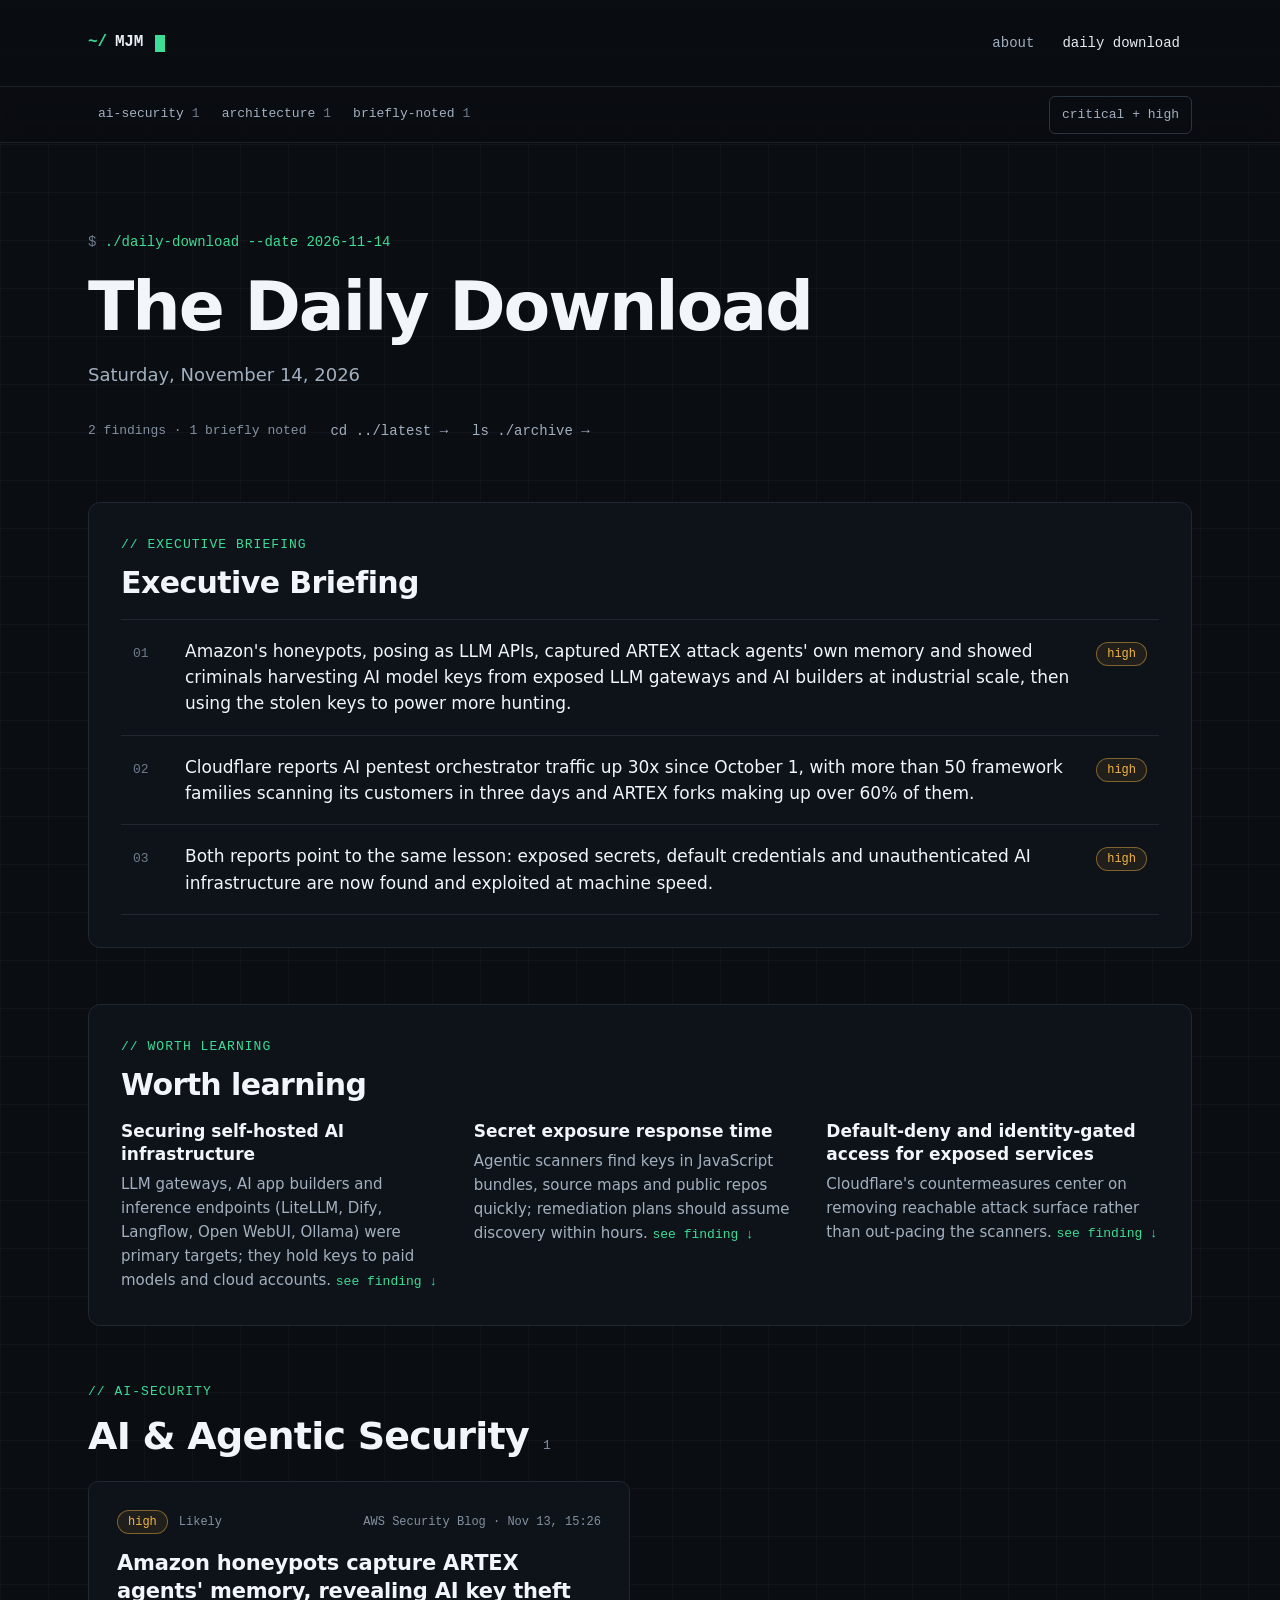
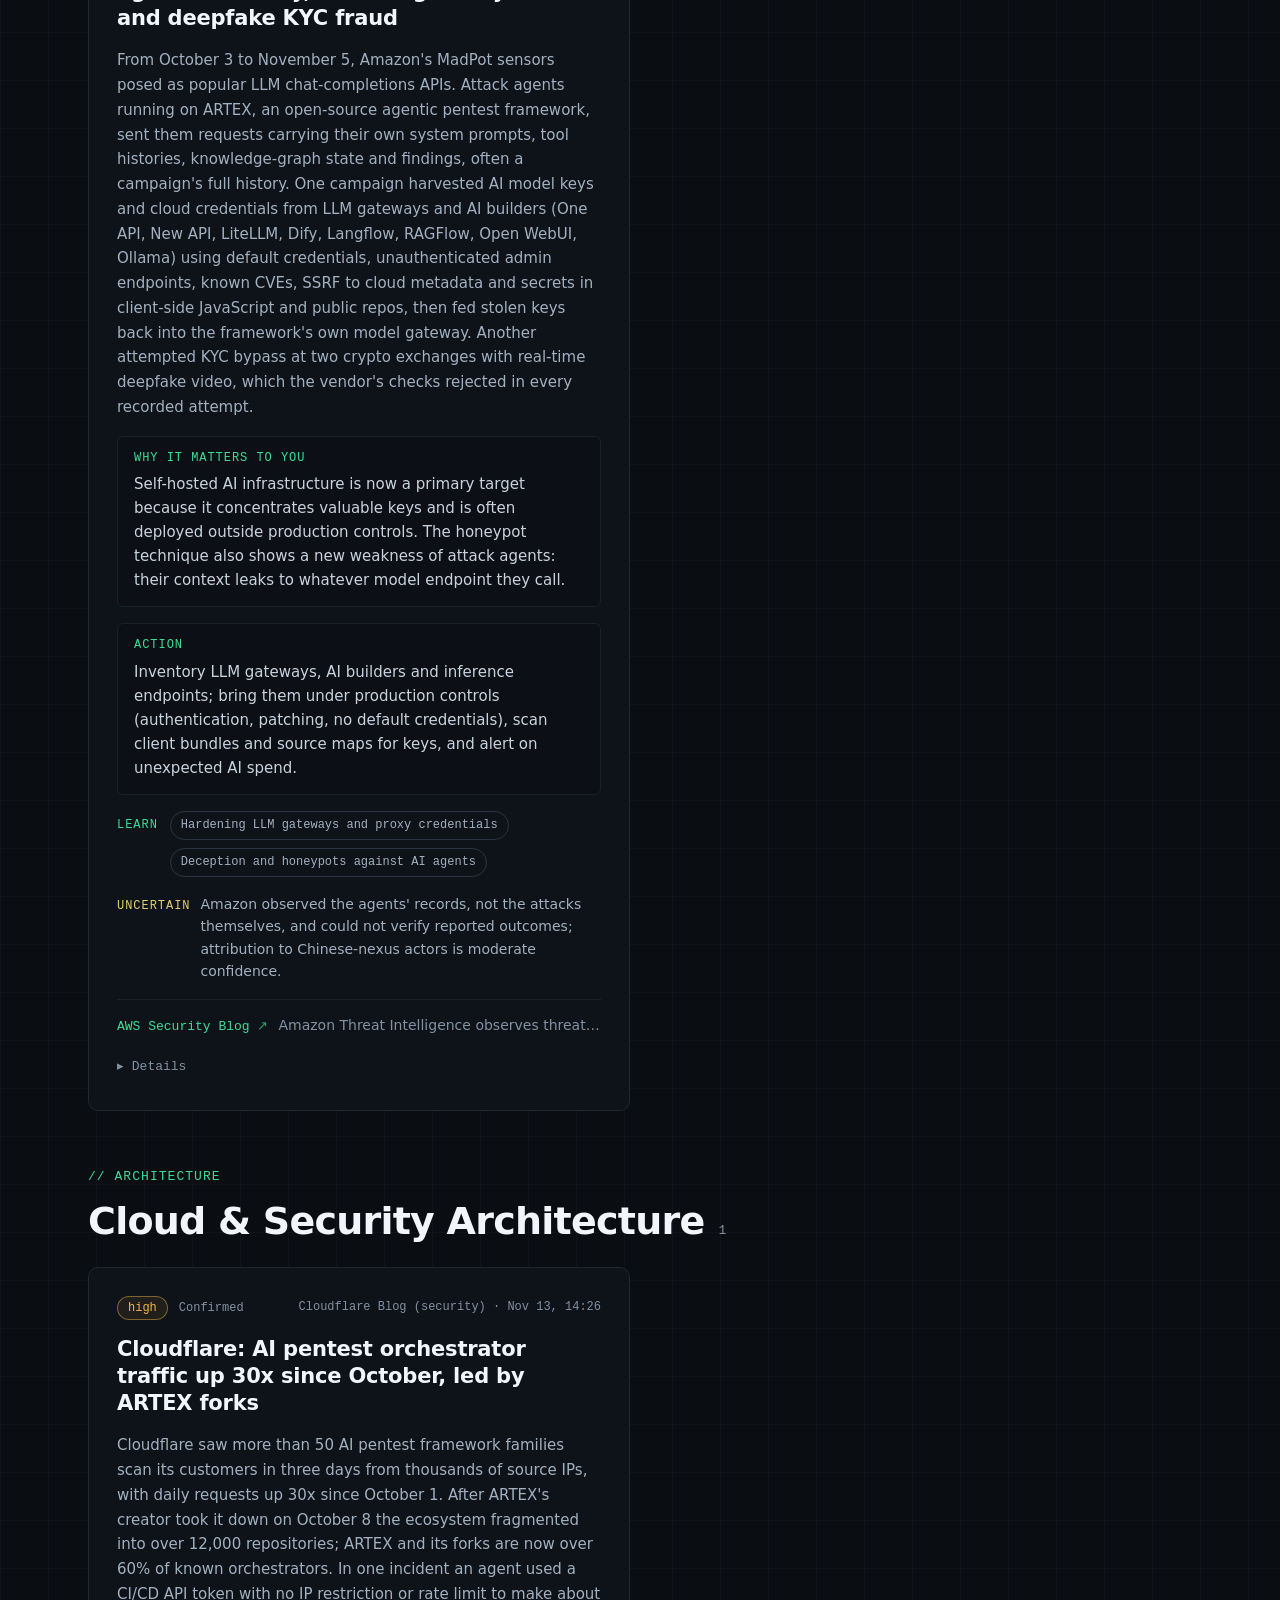
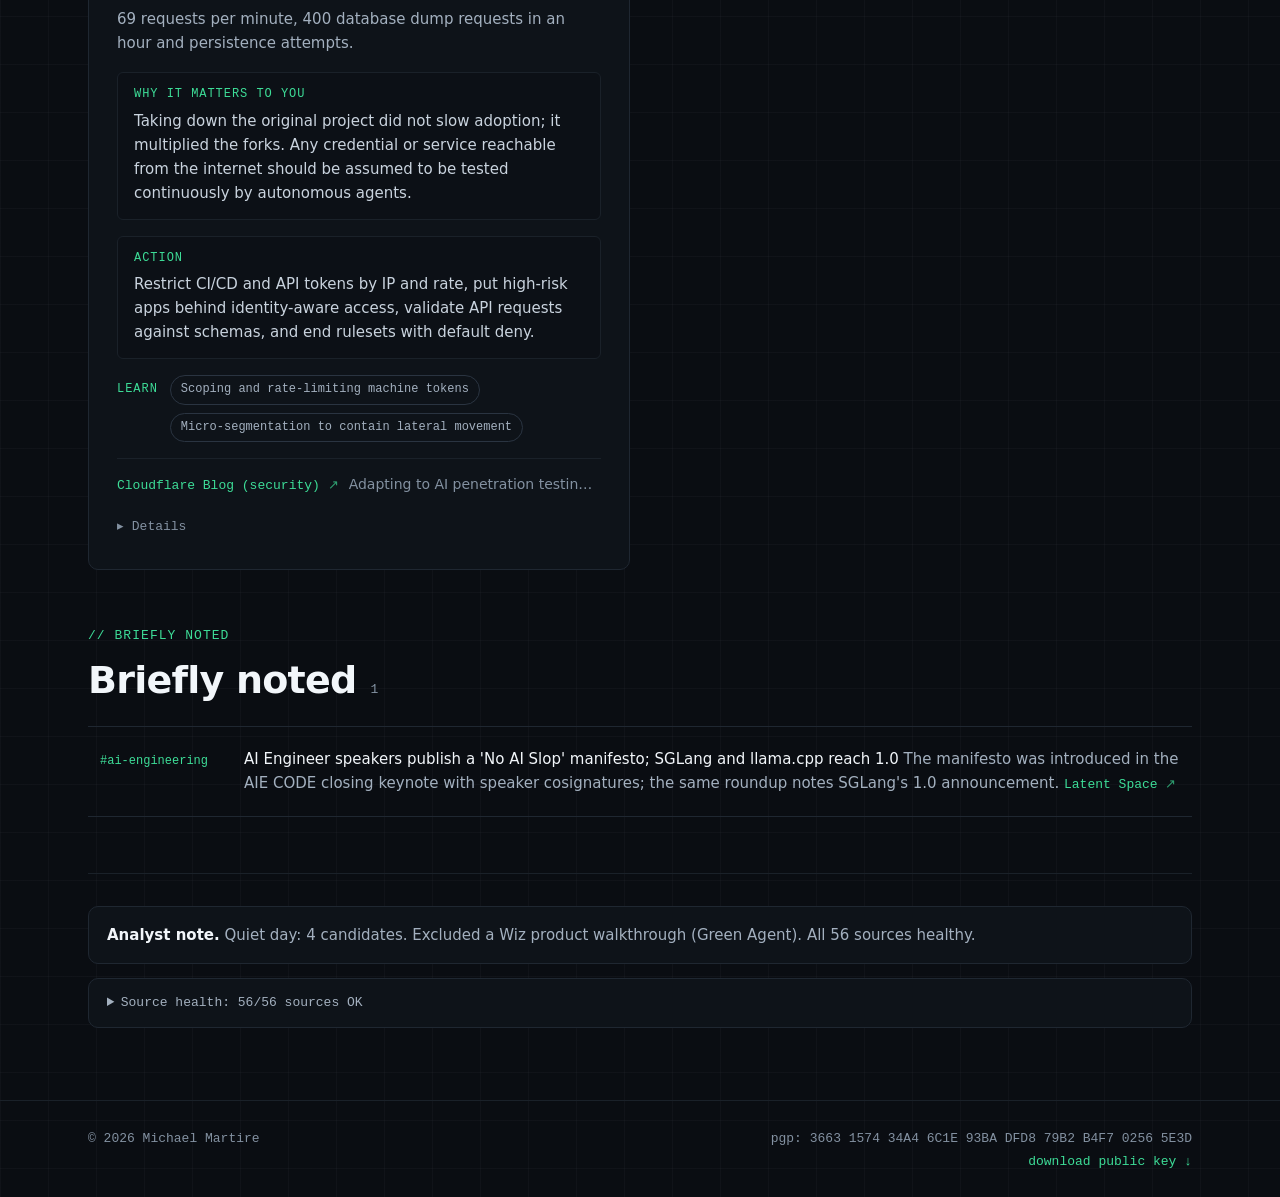
<file: daily_download/archive/2026-11-14.html>
<!doctype html>
<html lang="en">
<head>
<meta charset="utf-8">
<meta name="viewport" content="width=device-width, initial-scale=1, viewport-fit=cover">
<meta http-equiv="Content-Security-Policy" content="default-src 'none'; style-src 'sha256-er/R8fLKw+guc+b2OwRnasdYmYFAkmPl0AyGx0vpHWQ=' https://fonts.googleapis.com; font-src https://fonts.gstatic.com; script-src 'sha256-0RkCFBpBY1RzommdmKgF4uUsyYqZt9mP1wZc7C29pE0='; img-src data:; base-uri 'none'; form-action 'none'">
<meta name="referrer" content="no-referrer">
<meta name="theme-color" content="#0A0D12">
<title>The Daily Download · 2026-11-14</title>
<meta name="description" content="Amazon&#x27;s honeypots, posing as LLM APIs, captured ARTEX attack agents&#x27; own memory and showed criminals harvesting AI model keys from exposed LLM gateways and AI builders at industrial scale, then using the stolen keys to power more hunting.">
<link rel="icon" type="image/svg+xml" href="data:image/svg+xml,%3Csvg xmlns=%22http://www.w3.org/2000/svg%22 viewBox=%220 0 64 64%22 role=%22img%22 aria-label=%22The Daily Download%22%3E%3Crect width=%2264%22 height=%2264%22 rx=%2212%22 fill=%22%230A0D12%22/%3E%3Ctext x=%228%22 y=%2242%22 font-family=%22JetBrains Mono, ui-monospace, monospace%22 font-size=%2226%22 font-weight=%22600%22 fill=%22%233DDC97%22%3E~/%3C/text%3E%3Crect x=%2244%22 y=%2220%22 width=%2210%22 height=%2226%22 fill=%22%233DDC97%22/%3E%3C/svg%3E">
<link rel="preconnect" href="https://fonts.googleapis.com">
<link rel="preconnect" href="https://fonts.gstatic.com" crossorigin>
<link rel="stylesheet" href="https://fonts.googleapis.com/css2?family=Inter:wght@400;500;600&family=JetBrains+Mono:wght@400;500;600&family=Space+Grotesk:wght@500;600;700&display=swap">
<style>/* The Daily Download: styled to match the personal site (dark, one green accent, faint grid, mono labels). */
:root {
  /* Surfaces */
  --bg: #0A0D12;
  --surface: #0E1319;
  --surface-alt: #0C1016;
  --surface-hover: #10151C;

  /* Lines */
  --line: #1A2129;
  --line-card: #1F2731;
  --line-strong: #2A3441;
  --line-hover: #2E3A48;

  /* Text */
  --text-strong: #F2F6FA;
  --text: #E6EDF3;
  --text-code: #C9D3DE;
  --text-muted: #A3B0BF;
  --text-faint: #8391A1;
  --text-dim: #6E7C8C;

  /* Accent (one accent only) */
  --accent: #3DDC97;
  --accent-soft: rgba(61, 220, 151, 0.12);
  --on-accent: #06110B;

  /* Status colours: used only for priority and exploitation signals */
  --critical: #FF6B6B;
  --high: #F5B544;
  --medium: #E3CF6E;

  /* Type */
  --font-display: "Space Grotesk", system-ui, sans-serif;
  --font-body: "Inter", system-ui, sans-serif;
  --font-mono: "JetBrains Mono", ui-monospace, SFMono-Regular, Menlo, Consolas, monospace;

  /* Layout */
  --container: 1200px;
  --gutter: clamp(16px, 4vw, 48px);
  --radius-sm: 6px;
  --radius: 10px;
  --radius-lg: 12px;
  --grid-line: rgba(148, 163, 184, 0.045);
  color-scheme: dark;
}

/* ---------- Base ---------- */
*, *::before, *::after { box-sizing: border-box; }
html { scroll-behavior: smooth; scroll-padding-top: 72px; }
body {
  margin: 0;
  min-height: 100vh;
  display: flex;
  flex-direction: column;
  background-color: var(--bg);
  background-image:
    linear-gradient(var(--grid-line) 1px, transparent 1px),
    linear-gradient(90deg, var(--grid-line) 1px, transparent 1px);
  background-size: 48px 48px;
  color: var(--text);
  font-family: var(--font-body);
  font-size: 16px;
  line-height: 1.6;
  -webkit-font-smoothing: antialiased;
}
main { flex: 1 0 auto; }
a { color: var(--text); text-decoration: none; }
a:hover { color: #FFFFFF; }
a:focus-visible, button:focus-visible, summary:focus-visible { outline: 2px solid var(--accent); outline-offset: 3px; border-radius: 4px; }
h1, h2, h3, h4, p { margin: 0; }
code { font-family: var(--font-mono); font-size: .9em; }

.container { max-width: var(--container); margin: 0 auto; padding-inline: var(--gutter); }

.skip-link {
  position: absolute; left: 16px; top: -48px;
  padding: 10px 14px; background: var(--accent); color: var(--on-accent);
  border-radius: var(--radius-sm); font-weight: 600; z-index: 30;
}
.skip-link:focus { top: 12px; }

.cursor {
  display: inline-block; width: 10px; height: 1.05em;
  vertical-align: -0.15em; margin-left: 4px;
  background: var(--accent);
  animation: blink 1.1s steps(1) infinite;
}
@keyframes blink { 50% { opacity: 0; } }

/* ---------- Site header (same as the rest of the site) ---------- */
.site-header { border-bottom: 1px solid var(--line); background: rgba(10, 13, 18, 0.85); }
.site-nav {
  display: flex; flex-wrap: wrap; align-items: center;
  justify-content: space-between; gap: 16px; padding-block: 20px;
}
.logo {
  display: flex; align-items: center; gap: 8px; min-height: 44px;
  font-family: var(--font-mono); font-size: 16px; font-weight: 600; letter-spacing: -0.01em;
}
.logo__prefix { color: var(--accent); }
.site-nav__links {
  display: flex; flex-wrap: wrap; align-items: center; gap: 4px;
  font-family: var(--font-mono); font-size: 14px; list-style: none; margin: 0; padding: 0;
}
.site-nav__link { display: inline-block; padding: 12px; color: var(--text-muted); }
.site-nav__link:hover, .site-nav__link[aria-current="page"] { color: var(--text); }

/* ---------- Section bar (sticky) ---------- */
.subbar {
  position: sticky; top: 0; z-index: 20;
  background: rgba(10, 13, 18, 0.92);
  backdrop-filter: blur(10px); -webkit-backdrop-filter: blur(10px);
  border-bottom: 1px solid var(--line);
}
.subbar-inner { position: relative; display: flex; align-items: center; gap: 16px; padding-block: 8px; }
.nav { display: flex; gap: 2px; overflow-x: auto; flex: 1; scrollbar-width: none; font-family: var(--font-mono); font-size: 13px; }
.nav::-webkit-scrollbar { display: none; }
.nav a {
  display: inline-flex; align-items: center; gap: 8px; padding: 9px 10px; border-radius: var(--radius-sm);
  color: var(--text-muted); white-space: nowrap;
}
.nav a b { font-weight: 400; color: var(--text-dim); }
.nav a:hover { color: var(--text); background: var(--surface-hover); }
/* Active section: same look as the site's primary button (solid green, dark text) */
.nav a.active, .nav a.active:hover { color: var(--on-accent); background: var(--accent); font-weight: 600; }
.nav a.active b { color: var(--on-accent); }
.tools { display: flex; gap: 8px; margin-left: auto; }
.tool {
  font: 400 13px/1 var(--font-mono); color: var(--text-muted); background: transparent;
  border: 1px solid var(--line-strong); border-radius: var(--radius-sm);
  min-height: 38px; padding: 0 12px; cursor: pointer; white-space: nowrap;
  display: inline-flex; align-items: center; justify-content: center;
}
.tool:hover { border-color: var(--line-hover); color: var(--text); }
.tool[aria-pressed="true"] { background: var(--accent-soft); border-color: transparent; color: var(--accent); }
.nav-toggle { display: none; }

/* ---------- Shared text ---------- */
.eyebrow { font-family: var(--font-mono); font-size: 13px; letter-spacing: 0.08em; text-transform: uppercase; color: var(--accent); }
.prompt { font-family: var(--font-mono); font-size: 14px; color: var(--accent); }
.prompt__sym { color: var(--text-dim); }
.text-link { font-family: var(--font-mono); font-size: 14px; color: var(--text-muted); padding: 12px 0; display: inline-block; }
.text-link:hover { color: var(--text); }

/* ---------- Banners ---------- */
.fixture-banner {
  background: rgba(245, 181, 68, 0.12); border-bottom: 1px solid rgba(245, 181, 68, 0.35);
  color: var(--high); font: 500 13px/1.5 var(--font-mono); text-align: center; padding: 10px 16px;
}

/* ---------- Hero ---------- */
.hero { display: flex; flex-direction: column; gap: 18px; padding-block: clamp(48px, 7vw, 88px) clamp(32px, 4vw, 48px); }
.hero__title {
  font-family: var(--font-display); font-weight: 600;
  font-size: clamp(40px, 5.6vw, 68px); line-height: 1.04; letter-spacing: -0.03em; color: var(--text-strong);
}
.hero__date { font-size: 18px; line-height: 1.65; color: var(--text-muted); }
.hero__meta { display: flex; flex-wrap: wrap; align-items: center; gap: 4px 24px; }
.hero__stats { font-family: var(--font-mono); font-size: 13px; color: var(--text-faint); }

.wrap { padding-bottom: 72px; display: flex; flex-direction: column; gap: 56px; }

/* ---------- Panels: executive briefing, worth learning ---------- */
.panel { border: 1px solid var(--line-card); border-radius: var(--radius-lg); background: var(--surface); padding: clamp(20px, 3vw, 32px); }
.panel-head { display: flex; flex-direction: column; gap: 10px; margin-bottom: 18px; }
.panel-title { font-family: var(--font-display); font-weight: 600; font-size: clamp(24px, 2.6vw, 30px); line-height: 1.15; letter-spacing: -0.02em; color: var(--text-strong); }

.executive ol { list-style: none; margin: 0; padding: 0; border-top: 1px solid var(--line-card); }
.executive li { border-bottom: 1px solid var(--line-card); }
.exec-item { display: grid; grid-template-columns: 36px 1fr auto; gap: 16px; align-items: baseline; padding: 18px 12px; color: var(--text); }
a.exec-item:hover { background: var(--surface-hover); color: var(--text); }
.exec-item .num { font: 400 13px/1.6 var(--font-mono); color: var(--text-dim); }
.exec-text { font-size: 17px; line-height: 1.55; color: var(--text-strong); }
.exec-critical .num { color: var(--critical); }

.learning ul { margin: 0; padding: 0; list-style: none; display: grid; grid-template-columns: repeat(auto-fit, minmax(min(100%, 260px), 1fr)); gap: 20px; }
.learning li { display: flex; flex-direction: column; gap: 6px; }
.learning li b { font: 600 17px/1.35 var(--font-display); color: var(--text-strong); }
.learning li p { font-size: 15px; line-height: 1.6; color: var(--text-muted); }
.learning li a { font-family: var(--font-mono); font-size: 13px; color: var(--accent); white-space: nowrap; }

/* ---------- Sections ---------- */
.section { display: flex; flex-direction: column; gap: 24px; }
.section-head { display: flex; flex-direction: column; gap: 12px; }
.section-title {
  display: flex; align-items: baseline; gap: 14px; flex-wrap: wrap;
  font-family: var(--font-display); font-weight: 600; font-size: clamp(28px, 3vw, 38px);
  line-height: 1.12; letter-spacing: -0.02em; color: var(--text-strong);
}
.section-title small { font: 400 13px/1 var(--font-mono); color: var(--text-faint); letter-spacing: 0; }
.grid { display: grid; grid-template-columns: repeat(auto-fill, minmax(min(100%, 480px), 1fr)); gap: 20px; }

/* ---------- Cards ---------- */
.card {
  background: var(--surface); border: 1px solid var(--line-card); border-radius: var(--radius);
  padding: 28px; display: flex; flex-direction: column; gap: 16px; min-width: 0;
  transition: border-color 0.2s ease;
}
.card:hover { border-color: var(--line-hover); }
.card:target { border-color: var(--accent); }
.card.prio-critical { border-color: rgba(255, 107, 107, 0.45); }
.card-head { display: flex; flex-wrap: wrap; align-items: center; gap: 8px; }
.card-head .meta { margin-left: auto; font-family: var(--font-mono); font-size: 12px; color: var(--text-faint); }
.card h3 { font: 600 21px/1.3 var(--font-display); letter-spacing: -0.01em; color: var(--text-strong); }
.summary { font-size: 15px; line-height: 1.65; color: var(--text-muted); }

/* Pills: mono tags in the site style; colour only where it carries meaning */
.pill, .conf { font: 400 12px/1 var(--font-mono); padding: 5px 10px; border-radius: 999px; border: 1px solid var(--line-strong); color: var(--text-muted); white-space: nowrap; }
.pill-critical { color: var(--critical); border-color: rgba(255, 107, 107, 0.5); background: rgba(255, 107, 107, 0.1); }
.pill-high { color: var(--high); border-color: rgba(245, 181, 68, 0.45); background: rgba(245, 181, 68, 0.08); }
.pill-medium { color: var(--text-muted); }
.pill-low { color: var(--text-faint); }
.pill-update { color: var(--accent); border-color: transparent; background: var(--accent-soft); }
.conf { border-color: transparent; padding-inline: 2px; color: var(--text-faint); }
.conf-preliminary, .conf-conflicting { color: var(--medium); }

.block { border-radius: var(--radius-sm); padding: 14px 16px; background: var(--surface-alt); border: 1px solid var(--line); }
.block h4 { margin-bottom: 6px; font: 400 12px/1.3 var(--font-mono); letter-spacing: .08em; text-transform: uppercase; color: var(--accent); }
.block p { font-size: 15px; line-height: 1.6; color: var(--text-code); }

/* capability: what changed / evidence / opportunity */
dl.capability { margin: 0; display: grid; grid-template-columns: max-content 1fr; gap: 10px 16px; padding: 14px 16px;
  border: 1px solid var(--line); border-radius: var(--radius-sm); background: var(--surface-alt); font-size: 15px; }
dl.capability dt { font: 400 12px/1.9 var(--font-mono); letter-spacing: .08em; text-transform: uppercase; color: var(--text-faint); }
dl.capability dd { margin: 0; color: var(--text-code); min-width: 0; line-height: 1.6; }
.ev { display: inline-block; font: 400 11px/1 var(--font-mono); padding: 4px 8px; border-radius: 999px; margin-right: 8px;
  border: 1px solid var(--line-strong); color: var(--text-muted); vertical-align: 1px; }
.ev-independent, .ev-peer-reviewed, .ev-mixed { color: var(--accent); border-color: transparent; background: var(--accent-soft); }
.ev-vendor-claim, .ev-preprint { color: var(--medium); border-color: rgba(227, 207, 110, 0.4); }

/* learn */
.learn { display: flex; gap: 12px; align-items: baseline; }
.learn > span { font: 400 12px/1 var(--font-mono); letter-spacing: .08em; text-transform: uppercase; color: var(--accent); flex: none; }
.learn ul { margin: 0; padding: 0; list-style: none; display: flex; flex-wrap: wrap; gap: 8px; font-family: var(--font-mono); font-size: 12px; }
.learn li { padding: 4px 10px; border: 1px solid var(--line-strong); border-radius: 999px; color: var(--text-muted); }

.update-note, .uncertainty { font-size: 14px; color: var(--text-muted); display: flex; gap: 10px; align-items: baseline; }
.update-note span, .uncertainty span { font: 400 12px/1 var(--font-mono); letter-spacing: .08em; text-transform: uppercase; flex: none; }
.update-note span { color: var(--accent); }
.uncertainty span { color: var(--medium); }

/* Signal chips */
.chips { display: flex; flex-wrap: wrap; gap: 8px; }
.chips:empty { display: none; }
.chip { font: 400 12px/1 var(--font-mono); padding: 5px 9px; border-radius: var(--radius-sm); border: 1px solid var(--line-strong); color: var(--text-muted); white-space: nowrap; }
.chip-kev, .chip-exploit { color: var(--critical); border-color: rgba(255, 107, 107, 0.5); background: rgba(255, 107, 107, 0.08); }
.chip-reported { color: var(--high); border-color: rgba(245, 181, 68, 0.45); }
.chip-poc { color: var(--medium); border-color: rgba(227, 207, 110, 0.4); }
.chip-sev-crit { color: var(--critical); }
.chip-sev-high { color: var(--high); }
.chip-muted { color: var(--text-faint); }
a.chip-id { color: var(--text); }
a.chip-id:hover { border-color: var(--accent); color: var(--accent); }

/* Source links */
.links { list-style: none; margin: 0; padding: 14px 0 0; border-top: 1px solid var(--line); display: grid; gap: 6px; font-size: 14px; }
.links li { display: flex; gap: 10px; min-width: 0; align-items: baseline; }
.links a { font-family: var(--font-mono); font-size: 13px; color: var(--accent); white-space: nowrap; }
.links a:hover { color: var(--accent); text-decoration: underline; text-underline-offset: 3px; }
.links a::after { content: " ↗"; opacity: .7; }
.link-title { color: var(--text-faint); overflow: hidden; text-overflow: ellipsis; white-space: nowrap; min-width: 0; }

details.more summary { cursor: pointer; font-family: var(--font-mono); font-size: 13px; color: var(--text-faint); list-style: none; user-select: none; padding: 4px 0; }
details.more summary::-webkit-details-marker { display: none; }
details.more summary::before { content: "▸ "; }
details.more[open] summary::before { content: "▾ "; }
details.more dl { margin: 10px 0 0; display: grid; grid-template-columns: max-content 1fr; gap: 6px 16px; font-size: 14px; }
details.more dt { color: var(--text-faint); font-family: var(--font-mono); font-size: 12px; line-height: 1.9; }
details.more dd { margin: 0; color: var(--text-muted); min-width: 0; overflow-wrap: anywhere; }

body.filter-on .card[data-priority="medium"], body.filter-on .card[data-priority="low"] { display: none; }

/* ---------- Briefly noted (writing-list style rows) ---------- */
.brief-list { list-style: none; margin: 0; padding: 0; border-top: 1px solid var(--line-card); }
.brief-list li { display: flex; gap: 16px; align-items: baseline; padding: 20px 12px; border-bottom: 1px solid var(--line-card); font-size: 15px; color: var(--text-muted); }
.brief-list li:hover { background: var(--surface-hover); }
.brief-list .tag { flex: none; width: 128px; font-family: var(--font-mono); font-size: 12px; color: var(--accent); }
.brief-list b { color: var(--text-strong); font-weight: 500; }
.brief-list a { font-family: var(--font-mono); font-size: 13px; color: var(--accent); white-space: nowrap; }
.brief-list a::after { content: " ↗"; opacity: .7; }
body.filter-on .brief-list li[data-priority="medium"], body.filter-on .brief-list li[data-priority="low"] { display: none; }

/* ---------- Empty / footer notes ---------- */
.empty { padding: 48px 24px; text-align: center; border: 1px dashed var(--line-strong); border-radius: var(--radius); color: var(--text-muted); display: flex; flex-direction: column; gap: 10px; }
.empty h2 { font: 600 24px/1.2 var(--font-display); color: var(--text-strong); }
.footer-notes { border-top: 1px solid var(--line); padding-top: 32px; display: grid; gap: 14px; }
.analyst-note { padding: 16px 18px; border-radius: var(--radius); background: var(--surface); border: 1px solid var(--line-card); color: var(--text-muted); font-size: 15px; }
.analyst-note b { color: var(--text-strong); font-weight: 600; }
details.health, details.warnings { background: var(--surface); border: 1px solid var(--line-card); border-radius: var(--radius); padding: 14px 18px; }
details.health summary, details.warnings summary { cursor: pointer; font-family: var(--font-mono); font-size: 13px; color: var(--text-muted); }
.table-wrap { overflow-x: auto; margin-top: 12px; }
table { width: 100%; border-collapse: collapse; font-size: 13px; }
th, td { text-align: left; padding: 8px 10px; border-bottom: 1px solid var(--line); vertical-align: top; color: var(--text-muted); }
th { color: var(--text-faint); font: 400 12px/1.4 var(--font-mono); letter-spacing: .06em; text-transform: uppercase; }
.st { font: 400 11px/1 var(--font-mono); padding: 3px 7px; border-radius: 999px; border: 1px solid var(--line-strong); }
.st-ok, .st-cached { color: var(--accent); }
.st-empty { color: var(--text-faint); }
.st-stale { color: var(--medium); }
.st-failed { color: var(--critical); }
.err { display: block; color: var(--text-faint); font-size: 12px; margin-top: 3px; }
details.warnings ul { margin: 10px 0 0; padding-left: 18px; color: var(--text-faint); font-size: 13px; }

/* ---------- Archive index ---------- */
.archive-list { list-style: none; margin: 0; padding: 0; border-top: 1px solid var(--line-card); }
.archive-row { display: flex; flex-wrap: wrap; align-items: baseline; gap: 8px 24px; padding: 24px 12px; border-bottom: 1px solid var(--line-card); }
.archive-row:hover { background: var(--surface-hover); }
.archive-row__date { flex: 1 1 auto; font-family: var(--font-mono); font-size: 15px; font-weight: 500; color: var(--text-strong); }
.archive-row__count { font-family: var(--font-mono); font-size: 12px; color: var(--accent); }

/* ---------- Site footer ---------- */
.site-footer { border-top: 1px solid var(--line); }
.site-footer .container {
  display: flex; flex-wrap: wrap; justify-content: space-between; gap: 12px; padding-block: 28px;
  font-family: var(--font-mono); font-size: 13px; color: var(--text-faint);
}

/* PGP fingerprint with a download link under it */
.footer-key { display: flex; flex-direction: column; align-items: flex-end; gap: 2px; }
.footer-key__link { display: inline-block; padding: 10px 0; margin: -10px 0; color: var(--accent); }
.footer-key__link:hover { color: var(--accent); text-decoration: underline; text-underline-offset: 3px; }
@media (max-width: 720px) { .footer-key { align-items: flex-start; } }

/* ---------- Phones ---------- */
@media (max-width: 720px) {
  html { -webkit-text-size-adjust: 100%; text-size-adjust: 100%; scroll-padding-top: 64px; }
  .site-nav { padding-block: 12px; }
  .nav-toggle { display: inline-flex; width: 42px; padding: 0; }
  .subbar-inner { justify-content: space-between; }
  .subbar-label { font-family: var(--font-mono); font-size: 13px; color: var(--text-muted); }
  .bars { position: relative; width: 16px; height: 12px; display: block; }
  .bars span { position: absolute; left: 0; width: 100%; height: 2px; border-radius: 2px; background: currentColor; transition: transform .2s, opacity .2s, top .2s; }
  .bars span:nth-child(1) { top: 0; }
  .bars span:nth-child(2) { top: 5px; }
  .bars span:nth-child(3) { top: 10px; }
  .subbar.menu-open .bars span:nth-child(1) { top: 5px; transform: rotate(45deg); }
  .subbar.menu-open .bars span:nth-child(2) { opacity: 0; }
  .subbar.menu-open .bars span:nth-child(3) { top: 5px; transform: rotate(-45deg); }
  .nav {
    display: none; position: absolute; top: 100%; left: 0; right: 0; flex-direction: column; gap: 2px;
    padding: 8px 12px 14px; overflow-x: hidden; overflow-y: auto; max-height: calc(100vh - 64px); max-height: calc(100dvh - 64px);
    background: var(--bg); border-bottom: 1px solid var(--line); box-shadow: 0 18px 30px -18px rgba(0, 0, 0, .6);
  }
  .subbar.menu-open .nav { display: flex; }
  .nav a { padding: 12px; font-size: 14px; }
  .nav a b { margin-left: auto; }

  .wrap { gap: 44px; padding-bottom: 56px; }
  .exec-item { grid-template-columns: 26px 1fr; gap: 10px; padding: 16px 4px; }
  .exec-item .pill { display: none; }
  .exec-text { font-size: 16px; }
  .card { padding: 20px 18px; }
  .card h3 { font-size: 19px; }
  .card-head .meta { margin-left: 0; flex-basis: 100%; }
  .summary, .block p, dl.capability dd, .brief-list li { overflow-wrap: anywhere; }
  dl.capability, details.more dl { grid-template-columns: 1fr; gap: 2px; }
  dl.capability dd + dt { margin-top: 8px; }
  details.more dd { margin-bottom: 8px; }
  .learn, .update-note, .uncertainty { flex-direction: column; align-items: flex-start; gap: 6px; }
  .links { gap: 10px; }
  .links li { flex-direction: column; gap: 1px; }
  .link-title { white-space: normal; display: -webkit-box; -webkit-box-orient: vertical; -webkit-line-clamp: 2; line-clamp: 2; font-size: 13px; }
  .brief-list li { flex-direction: column; gap: 6px; padding: 18px 4px; }
  .brief-list .tag { width: auto; }
  th, td { padding: 7px 6px; }
  td:last-child { white-space: nowrap; }
}
@media (min-width: 721px) { .subbar-label { display: none; } }
@media (hover: none) { a.exec-item:hover, .brief-list li:hover, .archive-row:hover { background: none; } }
@media (prefers-reduced-motion: reduce) {
  html { scroll-behavior: auto; }
  .cursor { animation: none; }
  .card { transition: none; }
}
@media print {
  .site-header, .subbar, .tools { display: none; }
  body { background: #fff; color: #000; }
  details.more { display: block; }
}
</style>
</head>
<body>
<a class="skip-link" href="#main">Skip to content</a>

<header class="site-header"><nav class="container site-nav" aria-label="Primary"><a class="logo" href="../../" aria-label="Home"><span class="logo__prefix">~/</span>MJM<span class="cursor" aria-hidden="true"></span></a><ul class="site-nav__links"><li><a class="site-nav__link" href="../../#about">about</a></li><li><a class="site-nav__link" href="../../daily_download/" aria-current="page">daily download</a></li></ul></nav></header>
<div class="subbar"><div class="container subbar-inner"><span class="subbar-label">sections</span><nav class="nav" id="section-nav" aria-label="Briefing sections"><a href="#sec-ai-security">ai-security<b>1</b></a><a href="#sec-architecture">architecture<b>1</b></a><a href="#sec-brief">briefly-noted<b>1</b></a></nav><div class="tools"><button type="button" class="tool" id="filter-toggle" aria-pressed="false" title="Show only critical and high priority">critical + high</button><button type="button" class="tool nav-toggle" id="nav-toggle" aria-expanded="false" aria-controls="section-nav" aria-label="Sections menu" title="Sections"><span class="bars" aria-hidden="true"><span></span><span></span><span></span></span></button></div></div></div><main id="main"><section class="container hero" id="top" aria-labelledby="dd-title"><p class="prompt"><span class="prompt__sym">$</span> ./daily-download --date 2026-11-14</p><h1 id="dd-title" class="hero__title">The Daily Download</h1><p class="hero__date">Saturday, November 14, 2026</p><div class="hero__meta"><span class="hero__stats">2 findings · 1 briefly noted</span><a class="text-link" href="../">cd ../latest →</a><a class="text-link" href="./">ls ./archive →</a></div></section><div class="container wrap"><section class="panel executive" id="executive"><div class="panel-head"><p class="eyebrow">// executive briefing</p><h2 class="panel-title">Executive Briefing</h2></div><ol><li class="exec-high"><a class="exec-item" href="#C001"><span class="num">01</span><span class="exec-text">Amazon&#x27;s honeypots, posing as LLM APIs, captured ARTEX attack agents&#x27; own memory and showed criminals harvesting AI model keys from exposed LLM gateways and AI builders at industrial scale, then using the stolen keys to power more hunting.</span><span class="pill pill-high">high</span></a></li><li class="exec-high"><a class="exec-item" href="#C003"><span class="num">02</span><span class="exec-text">Cloudflare reports AI pentest orchestrator traffic up 30x since October 1, with more than 50 framework families scanning its customers in three days and ARTEX forks making up over 60% of them.</span><span class="pill pill-high">high</span></a></li><li class="exec-high"><a class="exec-item" href="#C001"><span class="num">03</span><span class="exec-text">Both reports point to the same lesson: exposed secrets, default credentials and unauthenticated AI infrastructure are now found and exploited at machine speed.</span><span class="pill pill-high">high</span></a></li></ol></section><section class="panel learning" id="learning"><div class="panel-head"><p class="eyebrow">// worth learning</p><h2 class="panel-title">Worth learning</h2></div><ul><li><b>Securing self-hosted AI infrastructure</b><p>LLM gateways, AI app builders and inference endpoints (LiteLLM, Dify, Langflow, Open WebUI, Ollama) were primary targets; they hold keys to paid models and cloud accounts. <a href="#C001">see finding ↓</a></p></li><li><b>Secret exposure response time</b><p>Agentic scanners find keys in JavaScript bundles, source maps and public repos quickly; remediation plans should assume discovery within hours. <a href="#C001">see finding ↓</a></p></li><li><b>Default-deny and identity-gated access for exposed services</b><p>Cloudflare&#x27;s countermeasures center on removing reachable attack surface rather than out-pacing the scanners. <a href="#C003">see finding ↓</a></p></li></ul></section><section class="section" id="sec-ai-security"><div class="section-head"><p class="eyebrow">// ai-security</p><h2 class="section-title">AI &amp; Agentic Security<small>1</small></h2></div><div class="grid">
<article class="card prio-high" id="C001" data-priority="high">
  <header class="card-head">
    <span class="pill pill-high">high</span>
    
    <span class="conf conf-likely">Likely</span>
    <span class="meta">AWS Security Blog · Nov 13, 15:26</span>
  </header>
  <h3>Amazon honeypots capture ARTEX agents&#x27; memory, revealing AI key theft and deepfake KYC fraud</h3>
  
  <p class="summary">From October 3 to November 5, Amazon&#x27;s MadPot sensors posed as popular LLM chat-completions APIs. Attack agents running on ARTEX, an open-source agentic pentest framework, sent them requests carrying their own system prompts, tool histories, knowledge-graph state and findings, often a campaign&#x27;s full history. One campaign harvested AI model keys and cloud credentials from LLM gateways and AI builders (One API, New API, LiteLLM, Dify, Langflow, RAGFlow, Open WebUI, Ollama) using default credentials, unauthenticated admin endpoints, known CVEs, SSRF to cloud metadata and secrets in client-side JavaScript and public repos, then fed stolen keys back into the framework&#x27;s own model gateway. Another attempted KYC bypass at two crypto exchanges with real-time deepfake video, which the vendor&#x27;s checks rejected in every recorded attempt.</p>
  
  <div class="block block-why"><h4>Why it matters to you</h4><p>Self-hosted AI infrastructure is now a primary target because it concentrates valuable keys and is often deployed outside production controls. The honeypot technique also shows a new weakness of attack agents: their context leaks to whatever model endpoint they call.</p></div>
  <div class="block block-action"><h4>Action</h4><p>Inventory LLM gateways, AI builders and inference endpoints; bring them under production controls (authentication, patching, no default credentials), scan client bundles and source maps for keys, and alert on unexpected AI spend.</p></div>
  <div class="learn"><span>Learn</span><ul><li>Hardening LLM gateways and proxy credentials</li><li>Deception and honeypots against AI agents</li></ul></div>
  <div class="uncertainty"><span>Uncertain</span>Amazon observed the agents&#x27; records, not the attacks themselves, and could not verify reported outcomes; attribution to Chinese-nexus actors is moderate confidence.</div>
  <div class="chips"></div>
  <ul class="links"><li><a href="https://aws.amazon.com/blogs/security/amazon-threat-intelligence-observes-threat-actors-running-cybercrime-campaigns-with-artex-ai-agents/" target="_blank" rel="noopener noreferrer">AWS Security Blog</a><span class="link-title">Amazon Threat Intelligence observes threat actors running cybercrime campaigns with ARTEX AI agents</span></li></ul>
  <details class="more"><summary>Details</summary><dl><dt>Relevance score</dt><dd>53/100 — topics: ai_engineering, ai_security, major_incident +32; category architecture +10; primary source +8; source priority +2; recent +1</dd></dl></details>
</article></div></section><section class="section" id="sec-architecture"><div class="section-head"><p class="eyebrow">// architecture</p><h2 class="section-title">Cloud &amp; Security Architecture<small>1</small></h2></div><div class="grid">
<article class="card prio-high" id="C003" data-priority="high">
  <header class="card-head">
    <span class="pill pill-high">high</span>
    
    <span class="conf conf-confirmed">Confirmed</span>
    <span class="meta">Cloudflare Blog (security) · Nov 13, 14:26</span>
  </header>
  <h3>Cloudflare: AI pentest orchestrator traffic up 30x since October, led by ARTEX forks</h3>
  
  <p class="summary">Cloudflare saw more than 50 AI pentest framework families scan its customers in three days from thousands of source IPs, with daily requests up 30x since October 1. After ARTEX&#x27;s creator took it down on October 8 the ecosystem fragmented into over 12,000 repositories; ARTEX and its forks are now over 60% of known orchestrators. In one incident an agent used a CI/CD API token with no IP restriction or rate limit to make about 69 requests per minute, 400 database dump requests in an hour and persistence attempts.</p>
  
  <div class="block block-why"><h4>Why it matters to you</h4><p>Taking down the original project did not slow adoption; it multiplied the forks. Any credential or service reachable from the internet should be assumed to be tested continuously by autonomous agents.</p></div>
  <div class="block block-action"><h4>Action</h4><p>Restrict CI/CD and API tokens by IP and rate, put high-risk apps behind identity-aware access, validate API requests against schemas, and end rulesets with default deny.</p></div>
  <div class="learn"><span>Learn</span><ul><li>Scoping and rate-limiting machine tokens</li><li>Micro-segmentation to contain lateral movement</li></ul></div>
  
  <div class="chips"></div>
  <ul class="links"><li><a href="https://blog.cloudflare.com/adapting-to-ai-penetration-testing-orchestrators/" target="_blank" rel="noopener noreferrer">Cloudflare Blog (security)</a><span class="link-title">Adapting to AI penetration testing orchestrators: The Modern Security Model</span></li></ul>
  <details class="more"><summary>Details</summary><dl><dt>Relevance score</dt><dd>31/100 — category architecture +10; primary source +8; source priority +4; original research / analysis +8; recent +1</dd></dl></details>
</article></div></section><section class="section" id="sec-brief"><div class="section-head"><p class="eyebrow">// briefly noted</p><h2 class="section-title">Briefly noted<small>1</small></h2></div><ul class="brief-list"><li class="brief" id="C002" data-priority="low"><span class="tag">#ai-engineering</span><div><b>AI Engineer speakers publish a &#x27;No AI Slop&#x27; manifesto; SGLang and llama.cpp reach 1.0</b> <span class="brief-text">The manifesto was introduced in the AIE CODE closing keynote with speaker cosignatures; the same roundup notes SGLang&#x27;s 1.0 announcement.</span> <a href="https://latent.space/p/ainews-the-no-ai-slop-manifesto/" target="_blank" rel="noopener noreferrer">Latent Space</a></div></li></ul></section><section class="footer-notes"><p class="analyst-note"><b>Analyst note.</b> Quiet day: 4 candidates. Excluded a Wiz product walkthrough (Green Agent). All 56 sources healthy.</p><details class="health"><summary>Source health: 56/56 sources OK</summary><div class="table-wrap"><table><thead><tr><th>Source</th><th>Status</th><th>Items</th><th>Last success</th></tr></thead><tbody><tr><td>AWS Security Blog</td><td><span class="st st-ok">ok</span></td><td>20</td><td>Nov 14, 10:55</td></tr><tr><td>AWS Security Bulletins</td><td><span class="st st-ok">ok</span></td><td>44</td><td>Nov 14, 10:55</td></tr><tr><td>Anthropic Engineering</td><td><span class="st st-ok">ok</span></td><td>24</td><td>Nov 14, 10:55</td></tr><tr><td>Anthropic News</td><td><span class="st st-ok">ok</span></td><td>22</td><td>Nov 14, 10:55</td></tr><tr><td>Anthropic Research</td><td><span class="st st-ok">ok</span></td><td>23</td><td>Nov 14, 10:55</td></tr><tr><td>Aqua Security Blog</td><td><span class="st st-ok">ok</span></td><td>10</td><td>Nov 14, 10:55</td></tr><tr><td>Artificial Analysis</td><td><span class="st st-ok">ok</span></td><td>12</td><td>Nov 14, 10:55</td></tr><tr><td>BleepingComputer</td><td><span class="st st-ok">ok</span></td><td>15</td><td>Nov 14, 10:55</td></tr><tr><td>CISA Cybersecurity Advisories</td><td><span class="st st-ok">ok</span></td><td>15</td><td>Nov 14, 10:55</td></tr><tr><td>CISA Known Exploited Vulnerabilities</td><td><span class="st st-ok">ok</span></td><td>35</td><td>Nov 14, 10:55</td></tr><tr><td>CISA News (incl. Secure by Design)</td><td><span class="st st-ok">ok</span></td><td>10</td><td>Nov 14, 10:55</td></tr><tr><td>Claude Code Releases</td><td><span class="st st-empty">empty</span></td><td>0</td><td>Nov 14, 10:55</td></tr><tr><td>Cloudflare Blog (security)</td><td><span class="st st-ok">ok</span></td><td>20</td><td>Nov 14, 10:55</td></tr><tr><td>Datadog Security Labs</td><td><span class="st st-ok">ok</span></td><td>30</td><td>Nov 14, 10:55</td></tr><tr><td>Embrace The Red (Johann Rehberger)</td><td><span class="st st-ok">ok</span></td><td>231</td><td>Nov 14, 10:55</td></tr><tr><td>GKE Security Bulletins</td><td><span class="st st-ok">ok</span></td><td>30</td><td>Nov 14, 10:55</td></tr><tr><td>GitHub Advisories (Go ecosystem)</td><td><span class="st st-ok">ok</span></td><td>2</td><td>Nov 14, 10:55</td></tr><tr><td>GitHub Advisory Database (critical/high)</td><td><span class="st st-ok">ok</span></td><td>10</td><td>Nov 14, 10:55</td></tr><tr><td>GitHub Security Lab</td><td><span class="st st-ok">ok</span></td><td>10</td><td>Nov 14, 10:55</td></tr><tr><td>Go Releases (golang/go tags)</td><td><span class="st st-ok">ok</span></td><td>10</td><td>Nov 14, 10:55</td></tr><tr><td>Go Vulnerability Database</td><td><span class="st st-empty">empty</span></td><td>0</td><td>Nov 14, 10:55</td></tr><tr><td>Google Cloud Blog (identity &amp; security)</td><td><span class="st st-ok">ok</span></td><td>20</td><td>Nov 14, 10:55</td></tr><tr><td>Google Cloud Security Bulletins</td><td><span class="st st-ok">ok</span></td><td>30</td><td>Nov 14, 10:55</td></tr><tr><td>Google DeepMind Blog</td><td><span class="st st-ok">ok</span></td><td>100</td><td>Nov 14, 10:55</td></tr><tr><td>Google Online Security Blog</td><td><span class="st st-ok">ok</span></td><td>25</td><td>Nov 14, 10:55</td></tr><tr><td>Google Project Zero</td><td><span class="st st-ok">ok</span></td><td>10</td><td>Nov 14, 10:55</td></tr><tr><td>Google Threat Intelligence (Mandiant)</td><td><span class="st st-ok">ok</span></td><td>20</td><td>Nov 14, 10:55</td></tr><tr><td>Hugging Face Blog</td><td><span class="st st-ok">ok</span></td><td>400</td><td>Nov 14, 10:55</td></tr><tr><td>Hugging Face Daily Papers</td><td><span class="st st-ok">ok</span></td><td>13</td><td>Nov 14, 10:55</td></tr><tr><td>Krebs on Security</td><td><span class="st st-ok">ok</span></td><td>10</td><td>Nov 14, 10:55</td></tr><tr><td>Kubernetes Blog</td><td><span class="st st-ok">ok</span></td><td>50</td><td>Nov 14, 10:55</td></tr><tr><td>Kubernetes Official CVE Feed</td><td><span class="st st-ok">ok</span></td><td>95</td><td>Nov 14, 10:55</td></tr><tr><td>LangChain Blog</td><td><span class="st st-ok">ok</span></td><td>99</td><td>Nov 14, 10:55</td></tr><tr><td>LangGraph Releases</td><td><span class="st st-empty">empty</span></td><td>0</td><td>Nov 14, 10:55</td></tr><tr><td>Latent Space</td><td><span class="st st-ok">ok</span></td><td>20</td><td>Nov 14, 10:55</td></tr><tr><td>MCP Specification Releases</td><td><span class="st st-ok">ok</span></td><td>6</td><td>Nov 14, 10:55</td></tr><tr><td>METR</td><td><span class="st st-ok">ok</span></td><td>102</td><td>Nov 14, 10:55</td></tr><tr><td>MITRE ATLAS (data releases)</td><td><span class="st st-ok">ok</span></td><td>10</td><td>Nov 14, 10:55</td></tr><tr><td>Meta AI Blog</td><td><span class="st st-ok">ok</span></td><td>5</td><td>Nov 14, 10:55</td></tr><tr><td>Model Context Protocol Blog</td><td><span class="st st-ok">ok</span></td><td>29</td><td>Nov 14, 10:55</td></tr><tr><td>Mozilla Security Blog (incl. root store / PKI)</td><td><span class="st st-ok">ok</span></td><td>10</td><td>Nov 14, 10:55</td></tr><tr><td>OWASP GenAI Security Project</td><td><span class="st st-ok">ok</span></td><td>10</td><td>Nov 14, 10:55</td></tr><tr><td>OpenAI Agents SDK Releases</td><td><span class="st st-ok">ok</span></td><td>3</td><td>Nov 14, 10:55</td></tr><tr><td>OpenAI Codex CLI Releases</td><td><span class="st st-empty">empty</span></td><td>0</td><td>Nov 14, 10:55</td></tr><tr><td>OpenAI News &amp; Research</td><td><span class="st st-ok">ok</span></td><td>400</td><td>Nov 14, 10:55</td></tr><tr><td>OpenSSF Blog</td><td><span class="st st-ok">ok</span></td><td>10</td><td>Nov 14, 10:55</td></tr><tr><td>PortSwigger Research</td><td><span class="st st-ok">ok</span></td><td>40</td><td>Nov 14, 10:55</td></tr><tr><td>Qwen (open-weight models)</td><td><span class="st st-ok">ok</span></td><td>44</td><td>Nov 14, 10:55</td></tr><tr><td>Simon Willison</td><td><span class="st st-ok">ok</span></td><td>15</td><td>Nov 14, 10:55</td></tr><tr><td>Snyk Labs</td><td><span class="st st-ok">ok</span></td><td>5</td><td>Nov 14, 10:55</td></tr><tr><td>The Go Blog</td><td><span class="st st-ok">ok</span></td><td>10</td><td>Nov 14, 10:55</td></tr><tr><td>The Record</td><td><span class="st st-ok">ok</span></td><td>5</td><td>Nov 14, 10:55</td></tr><tr><td>Trail of Bits</td><td><span class="st st-ok">ok</span></td><td>20</td><td>Nov 14, 10:55</td></tr><tr><td>Wiz Blog &amp; Research</td><td><span class="st st-ok">ok</span></td><td>400</td><td>Nov 14, 10:55</td></tr><tr><td>arXiv cs.CR (AI-security papers only)</td><td><span class="st st-empty">empty</span></td><td>0</td><td>Nov 14, 10:55</td></tr><tr><td>vLLM Releases</td><td><span class="st st-ok">ok</span></td><td>2</td><td>Nov 14, 10:55</td></tr></tbody></table></div></details></section></div></main>
<footer class="site-footer"><div class="container"><span>© 2026 Michael Martire</span><div class="footer-key"><span>pgp: 3663 1574 34A4 6C1E 93BA DFD8 79B2 B4F7 0256 5E3D</span><a class="footer-key__link" href="../../pgp.asc" download="michael-martire-pgp.asc">download public key ↓</a></div></div></footer>
<script>(function () {
  "use strict";

  var filterBtn = document.getElementById("filter-toggle");
  if (filterBtn) {
    filterBtn.addEventListener("click", function () {
      var on = !document.body.classList.contains("filter-on");
      document.body.classList.toggle("filter-on", on);
      filterBtn.setAttribute("aria-pressed", on ? "true" : "false");
    });
  }

  // Phone layout: the section list is a dropdown behind the menu button.
  var bar = document.querySelector(".subbar");
  var navToggle = document.getElementById("nav-toggle");
  if (bar && navToggle) {
    var setMenu = function (open) {
      bar.classList.toggle("menu-open", open);
      navToggle.setAttribute("aria-expanded", open ? "true" : "false");
    };
    navToggle.addEventListener("click", function (e) {
      e.stopPropagation();
      setMenu(!bar.classList.contains("menu-open"));
    });
    document.querySelectorAll("#section-nav a").forEach(function (a) {
      a.addEventListener("click", function () { setMenu(false); });
    });
    document.addEventListener("click", function (e) {
      if (bar.classList.contains("menu-open") && !bar.contains(e.target)) { setMenu(false); }
    });
    document.addEventListener("keydown", function (e) {
      if (e.key === "Escape" && bar.classList.contains("menu-open")) { setMenu(false); navToggle.focus(); }
    });
    if (window.matchMedia) {
      var wide = window.matchMedia("(min-width: 721px)");
      var onWide = function () { if (wide.matches) { setMenu(false); } };
      if (wide.addEventListener) { wide.addEventListener("change", onWide); } else if (wide.addListener) { wide.addListener(onWide); }
    }
  }

  // Highlight the section currently in view.
  var links = Array.prototype.slice.call(document.querySelectorAll("#section-nav a"));
  if ("IntersectionObserver" in window && links.length) {
    var byId = {};
    links.forEach(function (a) { byId[a.getAttribute("href").slice(1)] = a; });
    var observer = new IntersectionObserver(function (entries) {
      entries.forEach(function (entry) {
        if (entry.isIntersecting) {
          links.forEach(function (a) { a.classList.remove("active"); });
          var link = byId[entry.target.id];
          if (link) { link.classList.add("active"); }
        }
      });
    }, { rootMargin: "-30% 0px -60% 0px" });
    document.querySelectorAll("section.section").forEach(function (s) { observer.observe(s); });
  }
})();
</script>
</body>
</html>
</file>
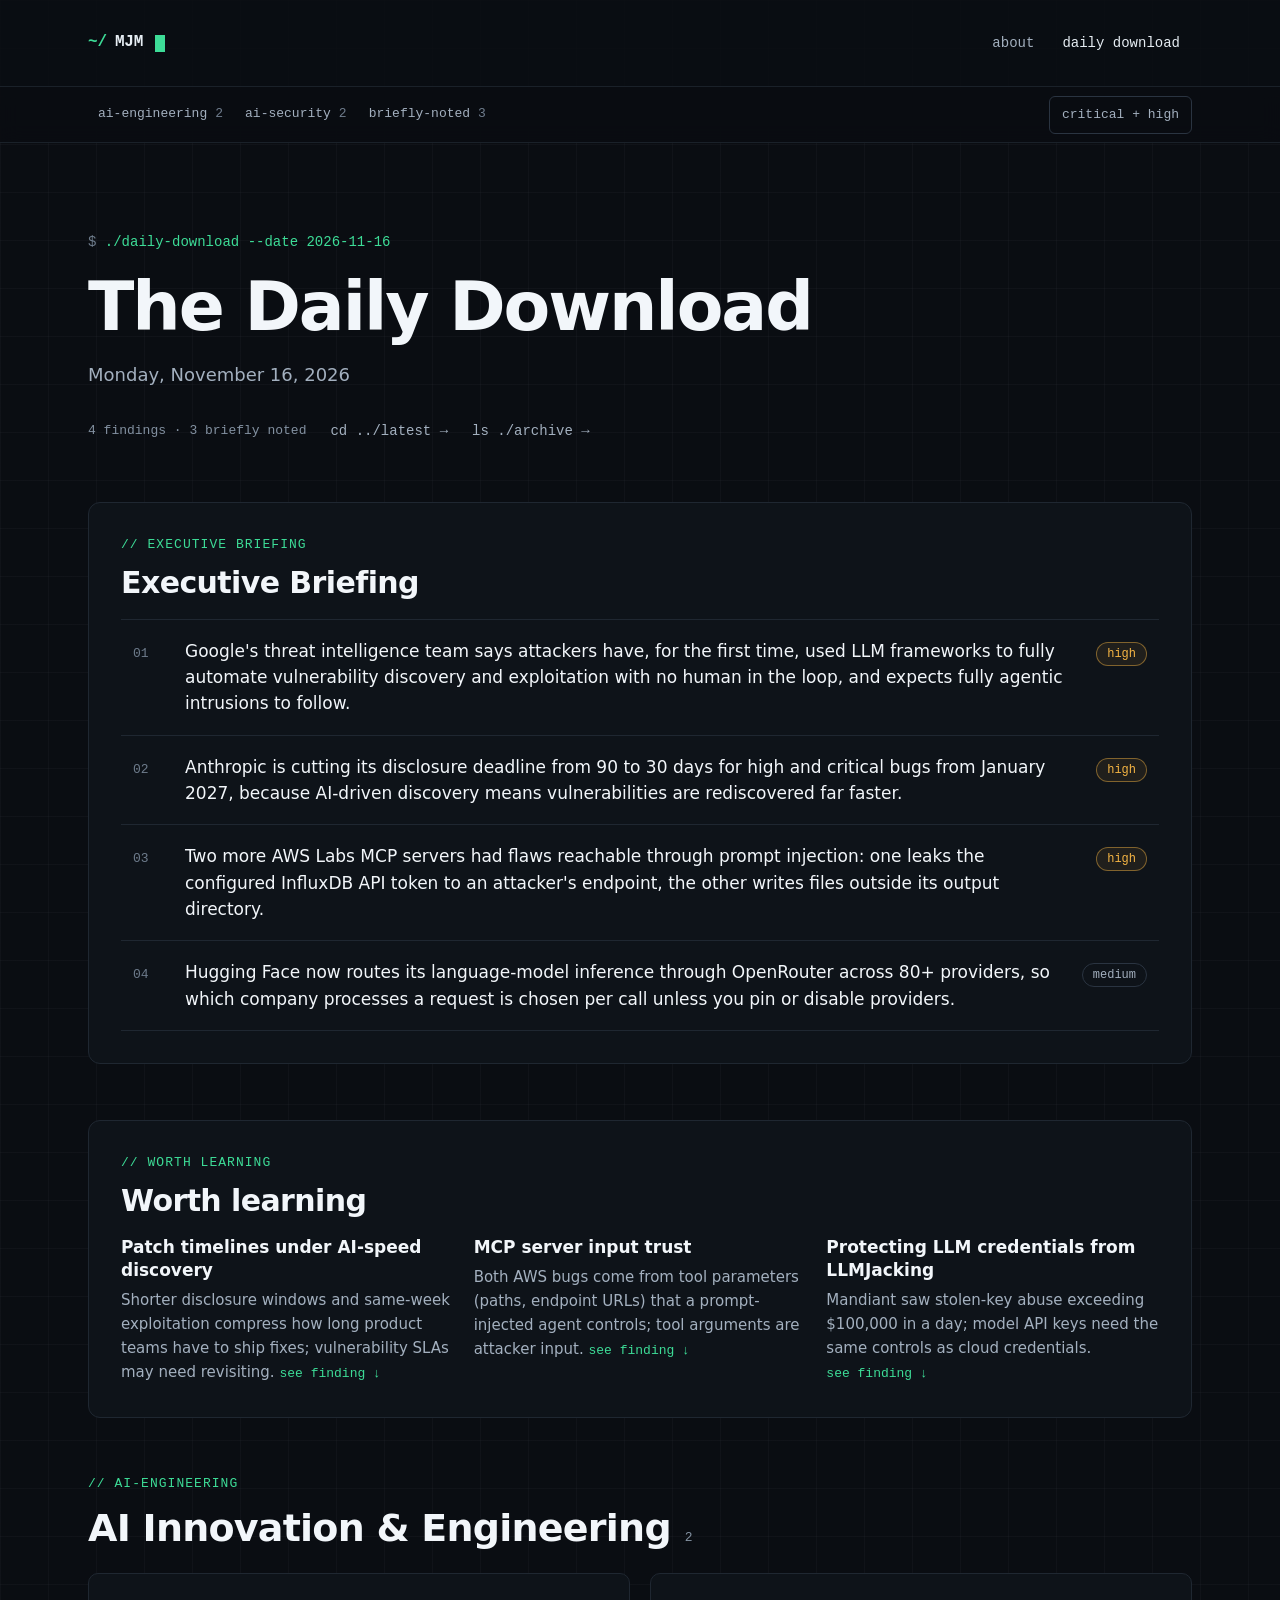
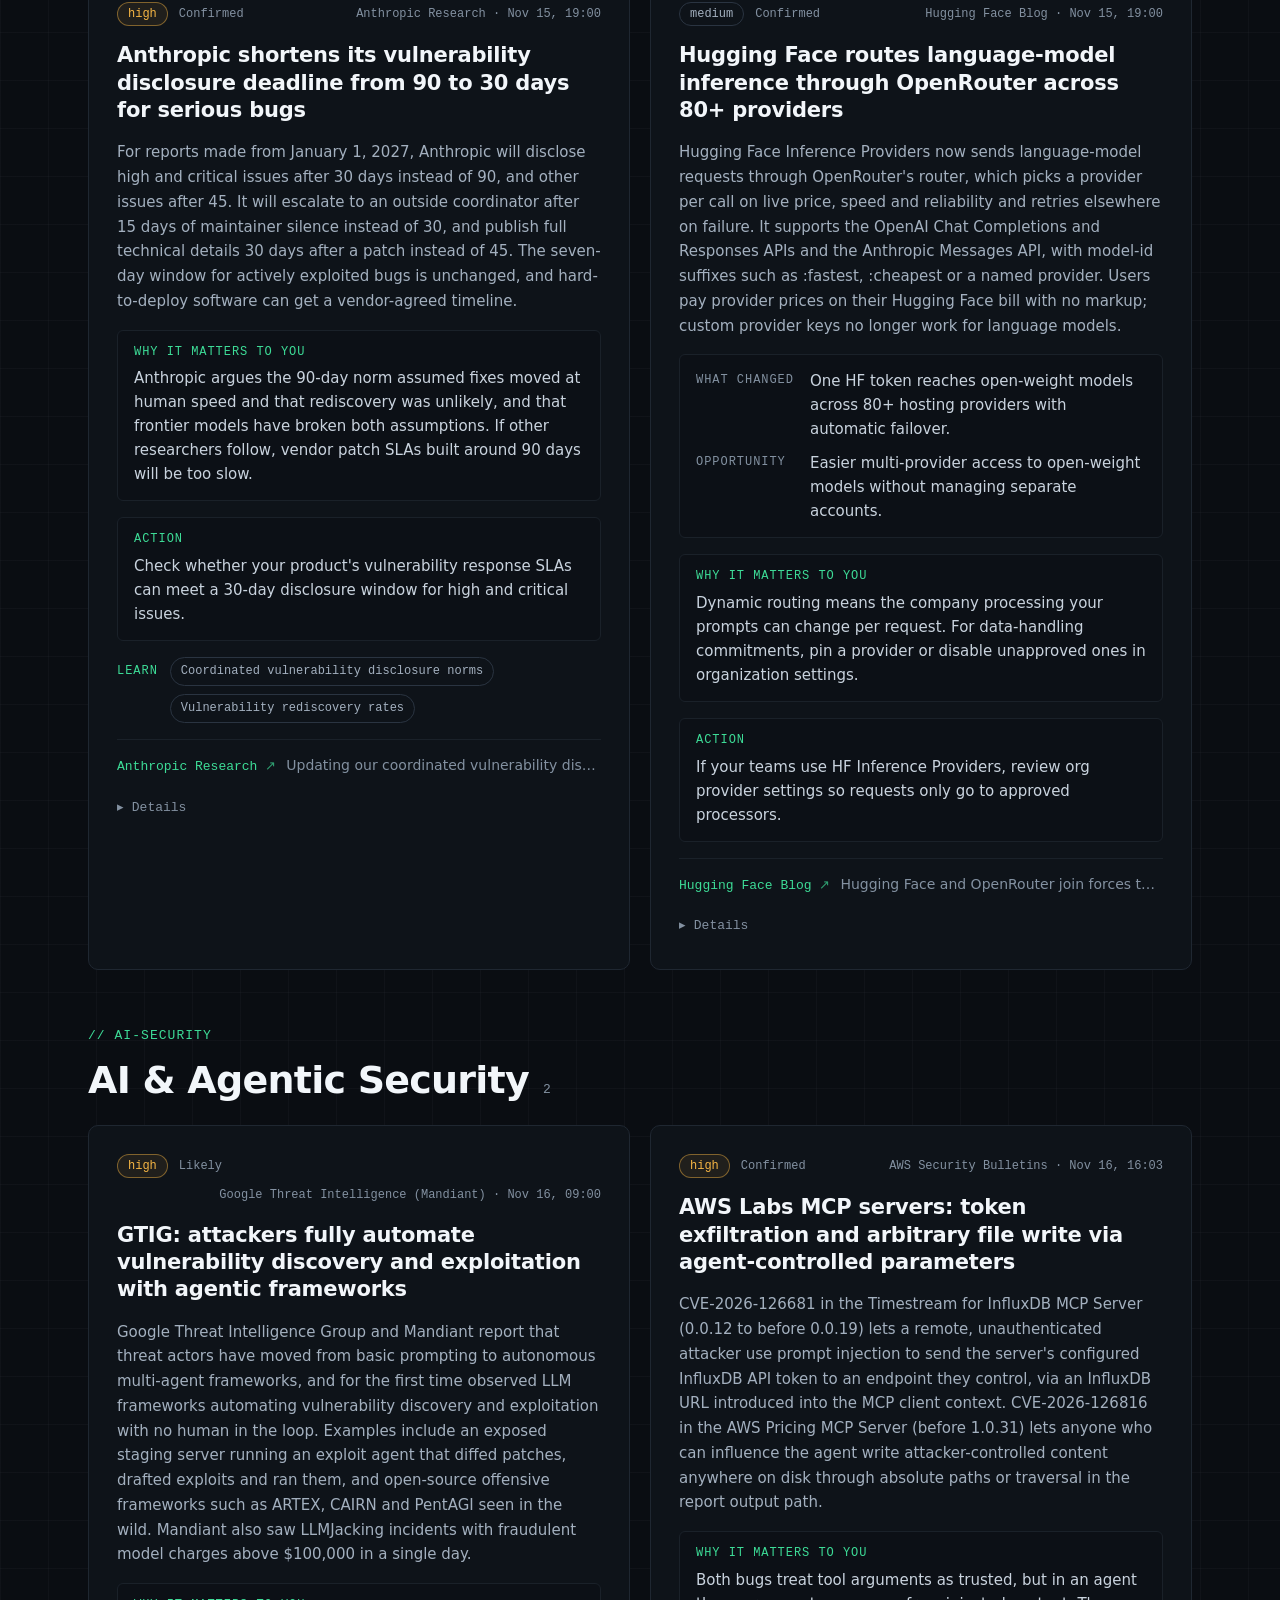
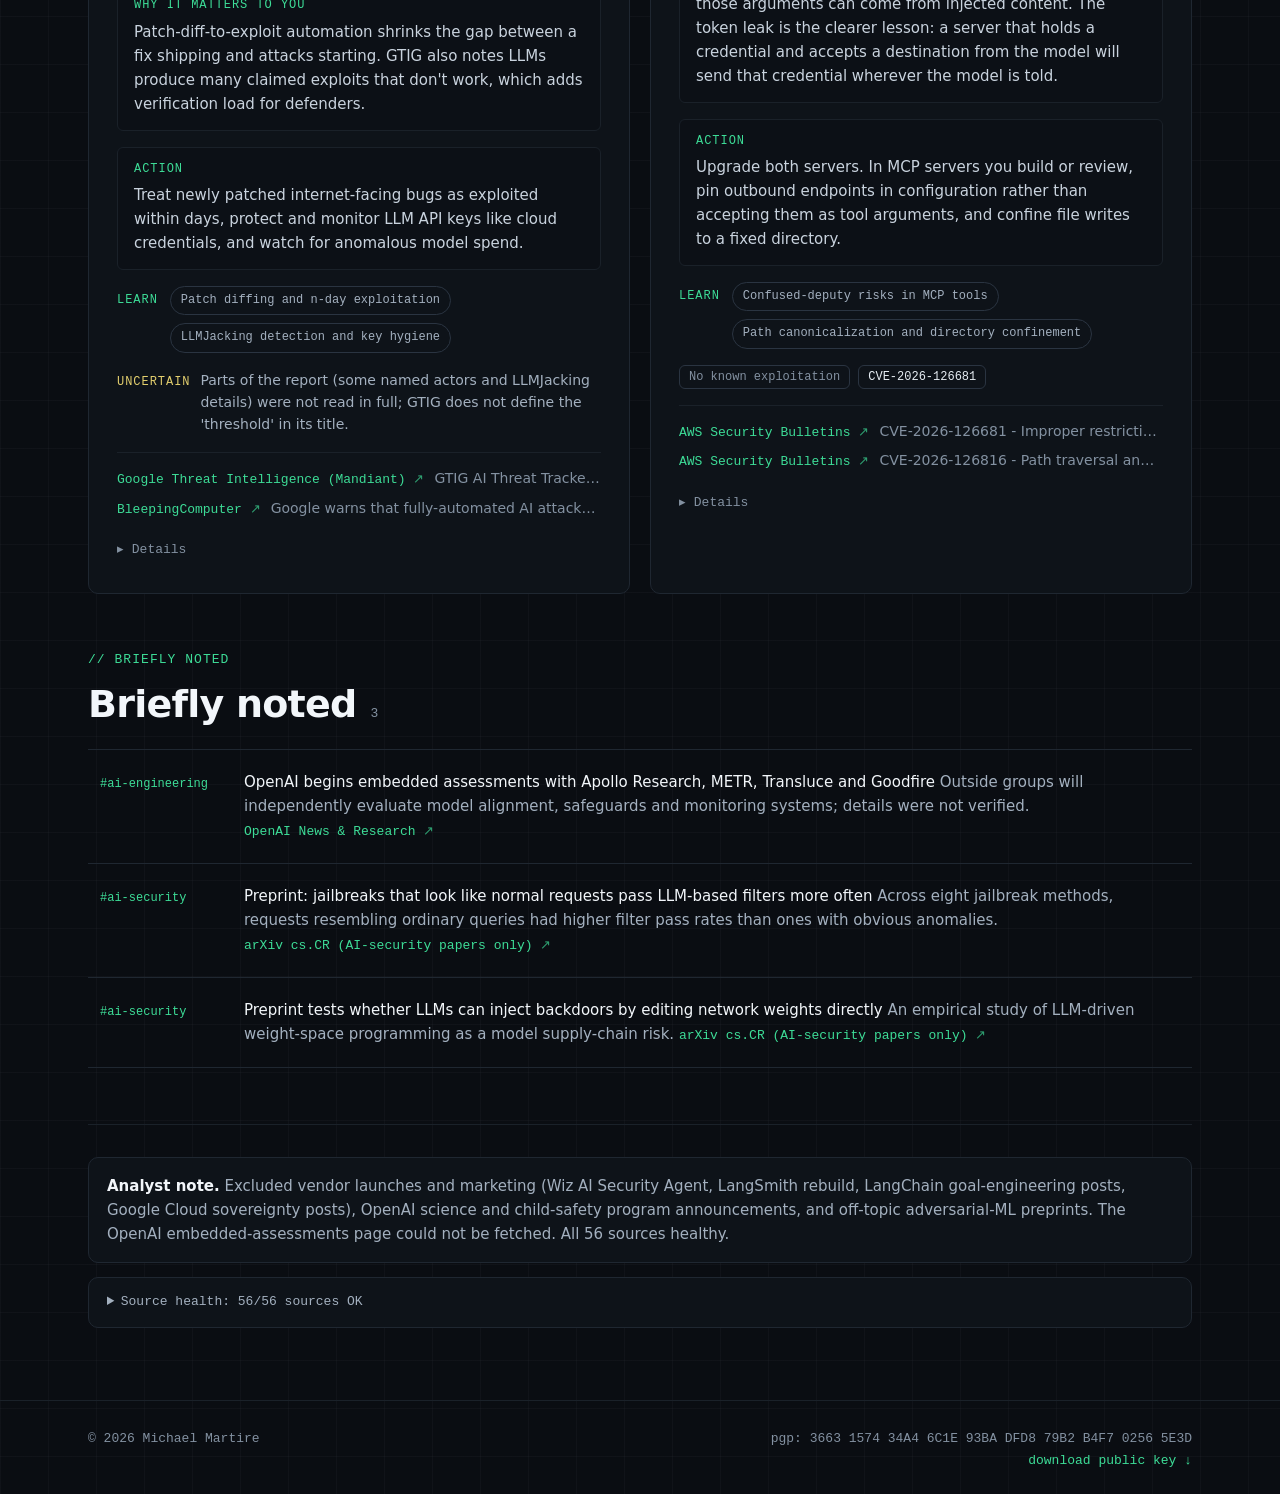
<file: daily_download/archive/2026-11-16.html>
<!doctype html>
<html lang="en">
<head>
<meta charset="utf-8">
<meta name="viewport" content="width=device-width, initial-scale=1, viewport-fit=cover">
<meta http-equiv="Content-Security-Policy" content="default-src 'none'; style-src 'sha256-er/R8fLKw+guc+b2OwRnasdYmYFAkmPl0AyGx0vpHWQ=' https://fonts.googleapis.com; font-src https://fonts.gstatic.com; script-src 'sha256-0RkCFBpBY1RzommdmKgF4uUsyYqZt9mP1wZc7C29pE0='; img-src data:; base-uri 'none'; form-action 'none'">
<meta name="referrer" content="no-referrer">
<meta name="theme-color" content="#0A0D12">
<title>The Daily Download · 2026-11-16</title>
<meta name="description" content="Google&#x27;s threat intelligence team says attackers have, for the first time, used LLM frameworks to fully automate vulnerability discovery and exploitation with no human in the loop, and expects fully agentic intrusions to follow.">
<link rel="icon" type="image/svg+xml" href="data:image/svg+xml,%3Csvg xmlns=%22http://www.w3.org/2000/svg%22 viewBox=%220 0 64 64%22 role=%22img%22 aria-label=%22The Daily Download%22%3E%3Crect width=%2264%22 height=%2264%22 rx=%2212%22 fill=%22%230A0D12%22/%3E%3Ctext x=%228%22 y=%2242%22 font-family=%22JetBrains Mono, ui-monospace, monospace%22 font-size=%2226%22 font-weight=%22600%22 fill=%22%233DDC97%22%3E~/%3C/text%3E%3Crect x=%2244%22 y=%2220%22 width=%2210%22 height=%2226%22 fill=%22%233DDC97%22/%3E%3C/svg%3E">
<link rel="preconnect" href="https://fonts.googleapis.com">
<link rel="preconnect" href="https://fonts.gstatic.com" crossorigin>
<link rel="stylesheet" href="https://fonts.googleapis.com/css2?family=Inter:wght@400;500;600&family=JetBrains+Mono:wght@400;500;600&family=Space+Grotesk:wght@500;600;700&display=swap">
<style>/* The Daily Download: styled to match the personal site (dark, one green accent, faint grid, mono labels). */
:root {
  /* Surfaces */
  --bg: #0A0D12;
  --surface: #0E1319;
  --surface-alt: #0C1016;
  --surface-hover: #10151C;

  /* Lines */
  --line: #1A2129;
  --line-card: #1F2731;
  --line-strong: #2A3441;
  --line-hover: #2E3A48;

  /* Text */
  --text-strong: #F2F6FA;
  --text: #E6EDF3;
  --text-code: #C9D3DE;
  --text-muted: #A3B0BF;
  --text-faint: #8391A1;
  --text-dim: #6E7C8C;

  /* Accent (one accent only) */
  --accent: #3DDC97;
  --accent-soft: rgba(61, 220, 151, 0.12);
  --on-accent: #06110B;

  /* Status colours: used only for priority and exploitation signals */
  --critical: #FF6B6B;
  --high: #F5B544;
  --medium: #E3CF6E;

  /* Type */
  --font-display: "Space Grotesk", system-ui, sans-serif;
  --font-body: "Inter", system-ui, sans-serif;
  --font-mono: "JetBrains Mono", ui-monospace, SFMono-Regular, Menlo, Consolas, monospace;

  /* Layout */
  --container: 1200px;
  --gutter: clamp(16px, 4vw, 48px);
  --radius-sm: 6px;
  --radius: 10px;
  --radius-lg: 12px;
  --grid-line: rgba(148, 163, 184, 0.045);
  color-scheme: dark;
}

/* ---------- Base ---------- */
*, *::before, *::after { box-sizing: border-box; }
html { scroll-behavior: smooth; scroll-padding-top: 72px; }
body {
  margin: 0;
  min-height: 100vh;
  display: flex;
  flex-direction: column;
  background-color: var(--bg);
  background-image:
    linear-gradient(var(--grid-line) 1px, transparent 1px),
    linear-gradient(90deg, var(--grid-line) 1px, transparent 1px);
  background-size: 48px 48px;
  color: var(--text);
  font-family: var(--font-body);
  font-size: 16px;
  line-height: 1.6;
  -webkit-font-smoothing: antialiased;
}
main { flex: 1 0 auto; }
a { color: var(--text); text-decoration: none; }
a:hover { color: #FFFFFF; }
a:focus-visible, button:focus-visible, summary:focus-visible { outline: 2px solid var(--accent); outline-offset: 3px; border-radius: 4px; }
h1, h2, h3, h4, p { margin: 0; }
code { font-family: var(--font-mono); font-size: .9em; }

.container { max-width: var(--container); margin: 0 auto; padding-inline: var(--gutter); }

.skip-link {
  position: absolute; left: 16px; top: -48px;
  padding: 10px 14px; background: var(--accent); color: var(--on-accent);
  border-radius: var(--radius-sm); font-weight: 600; z-index: 30;
}
.skip-link:focus { top: 12px; }

.cursor {
  display: inline-block; width: 10px; height: 1.05em;
  vertical-align: -0.15em; margin-left: 4px;
  background: var(--accent);
  animation: blink 1.1s steps(1) infinite;
}
@keyframes blink { 50% { opacity: 0; } }

/* ---------- Site header (same as the rest of the site) ---------- */
.site-header { border-bottom: 1px solid var(--line); background: rgba(10, 13, 18, 0.85); }
.site-nav {
  display: flex; flex-wrap: wrap; align-items: center;
  justify-content: space-between; gap: 16px; padding-block: 20px;
}
.logo {
  display: flex; align-items: center; gap: 8px; min-height: 44px;
  font-family: var(--font-mono); font-size: 16px; font-weight: 600; letter-spacing: -0.01em;
}
.logo__prefix { color: var(--accent); }
.site-nav__links {
  display: flex; flex-wrap: wrap; align-items: center; gap: 4px;
  font-family: var(--font-mono); font-size: 14px; list-style: none; margin: 0; padding: 0;
}
.site-nav__link { display: inline-block; padding: 12px; color: var(--text-muted); }
.site-nav__link:hover, .site-nav__link[aria-current="page"] { color: var(--text); }

/* ---------- Section bar (sticky) ---------- */
.subbar {
  position: sticky; top: 0; z-index: 20;
  background: rgba(10, 13, 18, 0.92);
  backdrop-filter: blur(10px); -webkit-backdrop-filter: blur(10px);
  border-bottom: 1px solid var(--line);
}
.subbar-inner { position: relative; display: flex; align-items: center; gap: 16px; padding-block: 8px; }
.nav { display: flex; gap: 2px; overflow-x: auto; flex: 1; scrollbar-width: none; font-family: var(--font-mono); font-size: 13px; }
.nav::-webkit-scrollbar { display: none; }
.nav a {
  display: inline-flex; align-items: center; gap: 8px; padding: 9px 10px; border-radius: var(--radius-sm);
  color: var(--text-muted); white-space: nowrap;
}
.nav a b { font-weight: 400; color: var(--text-dim); }
.nav a:hover { color: var(--text); background: var(--surface-hover); }
/* Active section: same look as the site's primary button (solid green, dark text) */
.nav a.active, .nav a.active:hover { color: var(--on-accent); background: var(--accent); font-weight: 600; }
.nav a.active b { color: var(--on-accent); }
.tools { display: flex; gap: 8px; margin-left: auto; }
.tool {
  font: 400 13px/1 var(--font-mono); color: var(--text-muted); background: transparent;
  border: 1px solid var(--line-strong); border-radius: var(--radius-sm);
  min-height: 38px; padding: 0 12px; cursor: pointer; white-space: nowrap;
  display: inline-flex; align-items: center; justify-content: center;
}
.tool:hover { border-color: var(--line-hover); color: var(--text); }
.tool[aria-pressed="true"] { background: var(--accent-soft); border-color: transparent; color: var(--accent); }
.nav-toggle { display: none; }

/* ---------- Shared text ---------- */
.eyebrow { font-family: var(--font-mono); font-size: 13px; letter-spacing: 0.08em; text-transform: uppercase; color: var(--accent); }
.prompt { font-family: var(--font-mono); font-size: 14px; color: var(--accent); }
.prompt__sym { color: var(--text-dim); }
.text-link { font-family: var(--font-mono); font-size: 14px; color: var(--text-muted); padding: 12px 0; display: inline-block; }
.text-link:hover { color: var(--text); }

/* ---------- Banners ---------- */
.fixture-banner {
  background: rgba(245, 181, 68, 0.12); border-bottom: 1px solid rgba(245, 181, 68, 0.35);
  color: var(--high); font: 500 13px/1.5 var(--font-mono); text-align: center; padding: 10px 16px;
}

/* ---------- Hero ---------- */
.hero { display: flex; flex-direction: column; gap: 18px; padding-block: clamp(48px, 7vw, 88px) clamp(32px, 4vw, 48px); }
.hero__title {
  font-family: var(--font-display); font-weight: 600;
  font-size: clamp(40px, 5.6vw, 68px); line-height: 1.04; letter-spacing: -0.03em; color: var(--text-strong);
}
.hero__date { font-size: 18px; line-height: 1.65; color: var(--text-muted); }
.hero__meta { display: flex; flex-wrap: wrap; align-items: center; gap: 4px 24px; }
.hero__stats { font-family: var(--font-mono); font-size: 13px; color: var(--text-faint); }

.wrap { padding-bottom: 72px; display: flex; flex-direction: column; gap: 56px; }

/* ---------- Panels: executive briefing, worth learning ---------- */
.panel { border: 1px solid var(--line-card); border-radius: var(--radius-lg); background: var(--surface); padding: clamp(20px, 3vw, 32px); }
.panel-head { display: flex; flex-direction: column; gap: 10px; margin-bottom: 18px; }
.panel-title { font-family: var(--font-display); font-weight: 600; font-size: clamp(24px, 2.6vw, 30px); line-height: 1.15; letter-spacing: -0.02em; color: var(--text-strong); }

.executive ol { list-style: none; margin: 0; padding: 0; border-top: 1px solid var(--line-card); }
.executive li { border-bottom: 1px solid var(--line-card); }
.exec-item { display: grid; grid-template-columns: 36px 1fr auto; gap: 16px; align-items: baseline; padding: 18px 12px; color: var(--text); }
a.exec-item:hover { background: var(--surface-hover); color: var(--text); }
.exec-item .num { font: 400 13px/1.6 var(--font-mono); color: var(--text-dim); }
.exec-text { font-size: 17px; line-height: 1.55; color: var(--text-strong); }
.exec-critical .num { color: var(--critical); }

.learning ul { margin: 0; padding: 0; list-style: none; display: grid; grid-template-columns: repeat(auto-fit, minmax(min(100%, 260px), 1fr)); gap: 20px; }
.learning li { display: flex; flex-direction: column; gap: 6px; }
.learning li b { font: 600 17px/1.35 var(--font-display); color: var(--text-strong); }
.learning li p { font-size: 15px; line-height: 1.6; color: var(--text-muted); }
.learning li a { font-family: var(--font-mono); font-size: 13px; color: var(--accent); white-space: nowrap; }

/* ---------- Sections ---------- */
.section { display: flex; flex-direction: column; gap: 24px; }
.section-head { display: flex; flex-direction: column; gap: 12px; }
.section-title {
  display: flex; align-items: baseline; gap: 14px; flex-wrap: wrap;
  font-family: var(--font-display); font-weight: 600; font-size: clamp(28px, 3vw, 38px);
  line-height: 1.12; letter-spacing: -0.02em; color: var(--text-strong);
}
.section-title small { font: 400 13px/1 var(--font-mono); color: var(--text-faint); letter-spacing: 0; }
.grid { display: grid; grid-template-columns: repeat(auto-fill, minmax(min(100%, 480px), 1fr)); gap: 20px; }

/* ---------- Cards ---------- */
.card {
  background: var(--surface); border: 1px solid var(--line-card); border-radius: var(--radius);
  padding: 28px; display: flex; flex-direction: column; gap: 16px; min-width: 0;
  transition: border-color 0.2s ease;
}
.card:hover { border-color: var(--line-hover); }
.card:target { border-color: var(--accent); }
.card.prio-critical { border-color: rgba(255, 107, 107, 0.45); }
.card-head { display: flex; flex-wrap: wrap; align-items: center; gap: 8px; }
.card-head .meta { margin-left: auto; font-family: var(--font-mono); font-size: 12px; color: var(--text-faint); }
.card h3 { font: 600 21px/1.3 var(--font-display); letter-spacing: -0.01em; color: var(--text-strong); }
.summary { font-size: 15px; line-height: 1.65; color: var(--text-muted); }

/* Pills: mono tags in the site style; colour only where it carries meaning */
.pill, .conf { font: 400 12px/1 var(--font-mono); padding: 5px 10px; border-radius: 999px; border: 1px solid var(--line-strong); color: var(--text-muted); white-space: nowrap; }
.pill-critical { color: var(--critical); border-color: rgba(255, 107, 107, 0.5); background: rgba(255, 107, 107, 0.1); }
.pill-high { color: var(--high); border-color: rgba(245, 181, 68, 0.45); background: rgba(245, 181, 68, 0.08); }
.pill-medium { color: var(--text-muted); }
.pill-low { color: var(--text-faint); }
.pill-update { color: var(--accent); border-color: transparent; background: var(--accent-soft); }
.conf { border-color: transparent; padding-inline: 2px; color: var(--text-faint); }
.conf-preliminary, .conf-conflicting { color: var(--medium); }

.block { border-radius: var(--radius-sm); padding: 14px 16px; background: var(--surface-alt); border: 1px solid var(--line); }
.block h4 { margin-bottom: 6px; font: 400 12px/1.3 var(--font-mono); letter-spacing: .08em; text-transform: uppercase; color: var(--accent); }
.block p { font-size: 15px; line-height: 1.6; color: var(--text-code); }

/* capability: what changed / evidence / opportunity */
dl.capability { margin: 0; display: grid; grid-template-columns: max-content 1fr; gap: 10px 16px; padding: 14px 16px;
  border: 1px solid var(--line); border-radius: var(--radius-sm); background: var(--surface-alt); font-size: 15px; }
dl.capability dt { font: 400 12px/1.9 var(--font-mono); letter-spacing: .08em; text-transform: uppercase; color: var(--text-faint); }
dl.capability dd { margin: 0; color: var(--text-code); min-width: 0; line-height: 1.6; }
.ev { display: inline-block; font: 400 11px/1 var(--font-mono); padding: 4px 8px; border-radius: 999px; margin-right: 8px;
  border: 1px solid var(--line-strong); color: var(--text-muted); vertical-align: 1px; }
.ev-independent, .ev-peer-reviewed, .ev-mixed { color: var(--accent); border-color: transparent; background: var(--accent-soft); }
.ev-vendor-claim, .ev-preprint { color: var(--medium); border-color: rgba(227, 207, 110, 0.4); }

/* learn */
.learn { display: flex; gap: 12px; align-items: baseline; }
.learn > span { font: 400 12px/1 var(--font-mono); letter-spacing: .08em; text-transform: uppercase; color: var(--accent); flex: none; }
.learn ul { margin: 0; padding: 0; list-style: none; display: flex; flex-wrap: wrap; gap: 8px; font-family: var(--font-mono); font-size: 12px; }
.learn li { padding: 4px 10px; border: 1px solid var(--line-strong); border-radius: 999px; color: var(--text-muted); }

.update-note, .uncertainty { font-size: 14px; color: var(--text-muted); display: flex; gap: 10px; align-items: baseline; }
.update-note span, .uncertainty span { font: 400 12px/1 var(--font-mono); letter-spacing: .08em; text-transform: uppercase; flex: none; }
.update-note span { color: var(--accent); }
.uncertainty span { color: var(--medium); }

/* Signal chips */
.chips { display: flex; flex-wrap: wrap; gap: 8px; }
.chips:empty { display: none; }
.chip { font: 400 12px/1 var(--font-mono); padding: 5px 9px; border-radius: var(--radius-sm); border: 1px solid var(--line-strong); color: var(--text-muted); white-space: nowrap; }
.chip-kev, .chip-exploit { color: var(--critical); border-color: rgba(255, 107, 107, 0.5); background: rgba(255, 107, 107, 0.08); }
.chip-reported { color: var(--high); border-color: rgba(245, 181, 68, 0.45); }
.chip-poc { color: var(--medium); border-color: rgba(227, 207, 110, 0.4); }
.chip-sev-crit { color: var(--critical); }
.chip-sev-high { color: var(--high); }
.chip-muted { color: var(--text-faint); }
a.chip-id { color: var(--text); }
a.chip-id:hover { border-color: var(--accent); color: var(--accent); }

/* Source links */
.links { list-style: none; margin: 0; padding: 14px 0 0; border-top: 1px solid var(--line); display: grid; gap: 6px; font-size: 14px; }
.links li { display: flex; gap: 10px; min-width: 0; align-items: baseline; }
.links a { font-family: var(--font-mono); font-size: 13px; color: var(--accent); white-space: nowrap; }
.links a:hover { color: var(--accent); text-decoration: underline; text-underline-offset: 3px; }
.links a::after { content: " ↗"; opacity: .7; }
.link-title { color: var(--text-faint); overflow: hidden; text-overflow: ellipsis; white-space: nowrap; min-width: 0; }

details.more summary { cursor: pointer; font-family: var(--font-mono); font-size: 13px; color: var(--text-faint); list-style: none; user-select: none; padding: 4px 0; }
details.more summary::-webkit-details-marker { display: none; }
details.more summary::before { content: "▸ "; }
details.more[open] summary::before { content: "▾ "; }
details.more dl { margin: 10px 0 0; display: grid; grid-template-columns: max-content 1fr; gap: 6px 16px; font-size: 14px; }
details.more dt { color: var(--text-faint); font-family: var(--font-mono); font-size: 12px; line-height: 1.9; }
details.more dd { margin: 0; color: var(--text-muted); min-width: 0; overflow-wrap: anywhere; }

body.filter-on .card[data-priority="medium"], body.filter-on .card[data-priority="low"] { display: none; }

/* ---------- Briefly noted (writing-list style rows) ---------- */
.brief-list { list-style: none; margin: 0; padding: 0; border-top: 1px solid var(--line-card); }
.brief-list li { display: flex; gap: 16px; align-items: baseline; padding: 20px 12px; border-bottom: 1px solid var(--line-card); font-size: 15px; color: var(--text-muted); }
.brief-list li:hover { background: var(--surface-hover); }
.brief-list .tag { flex: none; width: 128px; font-family: var(--font-mono); font-size: 12px; color: var(--accent); }
.brief-list b { color: var(--text-strong); font-weight: 500; }
.brief-list a { font-family: var(--font-mono); font-size: 13px; color: var(--accent); white-space: nowrap; }
.brief-list a::after { content: " ↗"; opacity: .7; }
body.filter-on .brief-list li[data-priority="medium"], body.filter-on .brief-list li[data-priority="low"] { display: none; }

/* ---------- Empty / footer notes ---------- */
.empty { padding: 48px 24px; text-align: center; border: 1px dashed var(--line-strong); border-radius: var(--radius); color: var(--text-muted); display: flex; flex-direction: column; gap: 10px; }
.empty h2 { font: 600 24px/1.2 var(--font-display); color: var(--text-strong); }
.footer-notes { border-top: 1px solid var(--line); padding-top: 32px; display: grid; gap: 14px; }
.analyst-note { padding: 16px 18px; border-radius: var(--radius); background: var(--surface); border: 1px solid var(--line-card); color: var(--text-muted); font-size: 15px; }
.analyst-note b { color: var(--text-strong); font-weight: 600; }
details.health, details.warnings { background: var(--surface); border: 1px solid var(--line-card); border-radius: var(--radius); padding: 14px 18px; }
details.health summary, details.warnings summary { cursor: pointer; font-family: var(--font-mono); font-size: 13px; color: var(--text-muted); }
.table-wrap { overflow-x: auto; margin-top: 12px; }
table { width: 100%; border-collapse: collapse; font-size: 13px; }
th, td { text-align: left; padding: 8px 10px; border-bottom: 1px solid var(--line); vertical-align: top; color: var(--text-muted); }
th { color: var(--text-faint); font: 400 12px/1.4 var(--font-mono); letter-spacing: .06em; text-transform: uppercase; }
.st { font: 400 11px/1 var(--font-mono); padding: 3px 7px; border-radius: 999px; border: 1px solid var(--line-strong); }
.st-ok, .st-cached { color: var(--accent); }
.st-empty { color: var(--text-faint); }
.st-stale { color: var(--medium); }
.st-failed { color: var(--critical); }
.err { display: block; color: var(--text-faint); font-size: 12px; margin-top: 3px; }
details.warnings ul { margin: 10px 0 0; padding-left: 18px; color: var(--text-faint); font-size: 13px; }

/* ---------- Archive index ---------- */
.archive-list { list-style: none; margin: 0; padding: 0; border-top: 1px solid var(--line-card); }
.archive-row { display: flex; flex-wrap: wrap; align-items: baseline; gap: 8px 24px; padding: 24px 12px; border-bottom: 1px solid var(--line-card); }
.archive-row:hover { background: var(--surface-hover); }
.archive-row__date { flex: 1 1 auto; font-family: var(--font-mono); font-size: 15px; font-weight: 500; color: var(--text-strong); }
.archive-row__count { font-family: var(--font-mono); font-size: 12px; color: var(--accent); }

/* ---------- Site footer ---------- */
.site-footer { border-top: 1px solid var(--line); }
.site-footer .container {
  display: flex; flex-wrap: wrap; justify-content: space-between; gap: 12px; padding-block: 28px;
  font-family: var(--font-mono); font-size: 13px; color: var(--text-faint);
}

/* PGP fingerprint with a download link under it */
.footer-key { display: flex; flex-direction: column; align-items: flex-end; gap: 2px; }
.footer-key__link { display: inline-block; padding: 10px 0; margin: -10px 0; color: var(--accent); }
.footer-key__link:hover { color: var(--accent); text-decoration: underline; text-underline-offset: 3px; }
@media (max-width: 720px) { .footer-key { align-items: flex-start; } }

/* ---------- Phones ---------- */
@media (max-width: 720px) {
  html { -webkit-text-size-adjust: 100%; text-size-adjust: 100%; scroll-padding-top: 64px; }
  .site-nav { padding-block: 12px; }
  .nav-toggle { display: inline-flex; width: 42px; padding: 0; }
  .subbar-inner { justify-content: space-between; }
  .subbar-label { font-family: var(--font-mono); font-size: 13px; color: var(--text-muted); }
  .bars { position: relative; width: 16px; height: 12px; display: block; }
  .bars span { position: absolute; left: 0; width: 100%; height: 2px; border-radius: 2px; background: currentColor; transition: transform .2s, opacity .2s, top .2s; }
  .bars span:nth-child(1) { top: 0; }
  .bars span:nth-child(2) { top: 5px; }
  .bars span:nth-child(3) { top: 10px; }
  .subbar.menu-open .bars span:nth-child(1) { top: 5px; transform: rotate(45deg); }
  .subbar.menu-open .bars span:nth-child(2) { opacity: 0; }
  .subbar.menu-open .bars span:nth-child(3) { top: 5px; transform: rotate(-45deg); }
  .nav {
    display: none; position: absolute; top: 100%; left: 0; right: 0; flex-direction: column; gap: 2px;
    padding: 8px 12px 14px; overflow-x: hidden; overflow-y: auto; max-height: calc(100vh - 64px); max-height: calc(100dvh - 64px);
    background: var(--bg); border-bottom: 1px solid var(--line); box-shadow: 0 18px 30px -18px rgba(0, 0, 0, .6);
  }
  .subbar.menu-open .nav { display: flex; }
  .nav a { padding: 12px; font-size: 14px; }
  .nav a b { margin-left: auto; }

  .wrap { gap: 44px; padding-bottom: 56px; }
  .exec-item { grid-template-columns: 26px 1fr; gap: 10px; padding: 16px 4px; }
  .exec-item .pill { display: none; }
  .exec-text { font-size: 16px; }
  .card { padding: 20px 18px; }
  .card h3 { font-size: 19px; }
  .card-head .meta { margin-left: 0; flex-basis: 100%; }
  .summary, .block p, dl.capability dd, .brief-list li { overflow-wrap: anywhere; }
  dl.capability, details.more dl { grid-template-columns: 1fr; gap: 2px; }
  dl.capability dd + dt { margin-top: 8px; }
  details.more dd { margin-bottom: 8px; }
  .learn, .update-note, .uncertainty { flex-direction: column; align-items: flex-start; gap: 6px; }
  .links { gap: 10px; }
  .links li { flex-direction: column; gap: 1px; }
  .link-title { white-space: normal; display: -webkit-box; -webkit-box-orient: vertical; -webkit-line-clamp: 2; line-clamp: 2; font-size: 13px; }
  .brief-list li { flex-direction: column; gap: 6px; padding: 18px 4px; }
  .brief-list .tag { width: auto; }
  th, td { padding: 7px 6px; }
  td:last-child { white-space: nowrap; }
}
@media (min-width: 721px) { .subbar-label { display: none; } }
@media (hover: none) { a.exec-item:hover, .brief-list li:hover, .archive-row:hover { background: none; } }
@media (prefers-reduced-motion: reduce) {
  html { scroll-behavior: auto; }
  .cursor { animation: none; }
  .card { transition: none; }
}
@media print {
  .site-header, .subbar, .tools { display: none; }
  body { background: #fff; color: #000; }
  details.more { display: block; }
}
</style>
</head>
<body>
<a class="skip-link" href="#main">Skip to content</a>

<header class="site-header"><nav class="container site-nav" aria-label="Primary"><a class="logo" href="../../" aria-label="Home"><span class="logo__prefix">~/</span>MJM<span class="cursor" aria-hidden="true"></span></a><ul class="site-nav__links"><li><a class="site-nav__link" href="../../#about">about</a></li><li><a class="site-nav__link" href="../../daily_download/" aria-current="page">daily download</a></li></ul></nav></header>
<div class="subbar"><div class="container subbar-inner"><span class="subbar-label">sections</span><nav class="nav" id="section-nav" aria-label="Briefing sections"><a href="#sec-ai-engineering">ai-engineering<b>2</b></a><a href="#sec-ai-security">ai-security<b>2</b></a><a href="#sec-brief">briefly-noted<b>3</b></a></nav><div class="tools"><button type="button" class="tool" id="filter-toggle" aria-pressed="false" title="Show only critical and high priority">critical + high</button><button type="button" class="tool nav-toggle" id="nav-toggle" aria-expanded="false" aria-controls="section-nav" aria-label="Sections menu" title="Sections"><span class="bars" aria-hidden="true"><span></span><span></span><span></span></span></button></div></div></div><main id="main"><section class="container hero" id="top" aria-labelledby="dd-title"><p class="prompt"><span class="prompt__sym">$</span> ./daily-download --date 2026-11-16</p><h1 id="dd-title" class="hero__title">The Daily Download</h1><p class="hero__date">Monday, November 16, 2026</p><div class="hero__meta"><span class="hero__stats">4 findings · 3 briefly noted</span><a class="text-link" href="../">cd ../latest →</a><a class="text-link" href="./">ls ./archive →</a></div></section><div class="container wrap"><section class="panel executive" id="executive"><div class="panel-head"><p class="eyebrow">// executive briefing</p><h2 class="panel-title">Executive Briefing</h2></div><ol><li class="exec-high"><a class="exec-item" href="#C003"><span class="num">01</span><span class="exec-text">Google&#x27;s threat intelligence team says attackers have, for the first time, used LLM frameworks to fully automate vulnerability discovery and exploitation with no human in the loop, and expects fully agentic intrusions to follow.</span><span class="pill pill-high">high</span></a></li><li class="exec-high"><a class="exec-item" href="#C011"><span class="num">02</span><span class="exec-text">Anthropic is cutting its disclosure deadline from 90 to 30 days for high and critical bugs from January 2027, because AI-driven discovery means vulnerabilities are rediscovered far faster.</span><span class="pill pill-high">high</span></a></li><li class="exec-high"><a class="exec-item" href="#C002"><span class="num">03</span><span class="exec-text">Two more AWS Labs MCP servers had flaws reachable through prompt injection: one leaks the configured InfluxDB API token to an attacker&#x27;s endpoint, the other writes files outside its output directory.</span><span class="pill pill-high">high</span></a></li><li class="exec-medium"><a class="exec-item" href="#C014"><span class="num">04</span><span class="exec-text">Hugging Face now routes its language-model inference through OpenRouter across 80+ providers, so which company processes a request is chosen per call unless you pin or disable providers.</span><span class="pill pill-medium">medium</span></a></li></ol></section><section class="panel learning" id="learning"><div class="panel-head"><p class="eyebrow">// worth learning</p><h2 class="panel-title">Worth learning</h2></div><ul><li><b>Patch timelines under AI-speed discovery</b><p>Shorter disclosure windows and same-week exploitation compress how long product teams have to ship fixes; vulnerability SLAs may need revisiting. <a href="#C011">see finding ↓</a></p></li><li><b>MCP server input trust</b><p>Both AWS bugs come from tool parameters (paths, endpoint URLs) that a prompt-injected agent controls; tool arguments are attacker input. <a href="#C002">see finding ↓</a></p></li><li><b>Protecting LLM credentials from LLMJacking</b><p>Mandiant saw stolen-key abuse exceeding $100,000 in a day; model API keys need the same controls as cloud credentials. <a href="#C003">see finding ↓</a></p></li></ul></section><section class="section" id="sec-ai-engineering"><div class="section-head"><p class="eyebrow">// ai-engineering</p><h2 class="section-title">AI Innovation &amp; Engineering<small>2</small></h2></div><div class="grid">
<article class="card prio-high" id="C011" data-priority="high">
  <header class="card-head">
    <span class="pill pill-high">high</span>
    
    <span class="conf conf-confirmed">Confirmed</span>
    <span class="meta">Anthropic Research · Nov 15, 19:00</span>
  </header>
  <h3>Anthropic shortens its vulnerability disclosure deadline from 90 to 30 days for serious bugs</h3>
  
  <p class="summary">For reports made from January 1, 2027, Anthropic will disclose high and critical issues after 30 days instead of 90, and other issues after 45. It will escalate to an outside coordinator after 15 days of maintainer silence instead of 30, and publish full technical details 30 days after a patch instead of 45. The seven-day window for actively exploited bugs is unchanged, and hard-to-deploy software can get a vendor-agreed timeline.</p>
  
  <div class="block block-why"><h4>Why it matters to you</h4><p>Anthropic argues the 90-day norm assumed fixes moved at human speed and that rediscovery was unlikely, and that frontier models have broken both assumptions. If other researchers follow, vendor patch SLAs built around 90 days will be too slow.</p></div>
  <div class="block block-action"><h4>Action</h4><p>Check whether your product&#x27;s vulnerability response SLAs can meet a 30-day disclosure window for high and critical issues.</p></div>
  <div class="learn"><span>Learn</span><ul><li>Coordinated vulnerability disclosure norms</li><li>Vulnerability rediscovery rates</li></ul></div>
  
  <div class="chips"></div>
  <ul class="links"><li><a href="https://www.anthropic.com/research/coordinated-vulnerability-disclosure-timelines" target="_blank" rel="noopener noreferrer">Anthropic Research</a><span class="link-title">Updating our coordinated vulnerability disclosure policy timelines</span></li></ul>
  <details class="more"><summary>Details</summary><dl><dt>Relevance score</dt><dd>34/100 — category ai-engineering +14; primary source +8; source priority +4; original research / analysis +8</dd></dl></details>
</article>
<article class="card prio-medium" id="C014" data-priority="medium">
  <header class="card-head">
    <span class="pill pill-medium">medium</span>
    
    <span class="conf conf-confirmed">Confirmed</span>
    <span class="meta">Hugging Face Blog · Nov 15, 19:00</span>
  </header>
  <h3>Hugging Face routes language-model inference through OpenRouter across 80+ providers</h3>
  
  <p class="summary">Hugging Face Inference Providers now sends language-model requests through OpenRouter&#x27;s router, which picks a provider per call on live price, speed and reliability and retries elsewhere on failure. It supports the OpenAI Chat Completions and Responses APIs and the Anthropic Messages API, with model-id suffixes such as :fastest, :cheapest or a named provider. Users pay provider prices on their Hugging Face bill with no markup; custom provider keys no longer work for language models.</p>
  <dl class="capability"><dt>What changed</dt><dd>One HF token reaches open-weight models across 80+ hosting providers with automatic failover.</dd><dt>Opportunity</dt><dd>Easier multi-provider access to open-weight models without managing separate accounts.</dd></dl>
  <div class="block block-why"><h4>Why it matters to you</h4><p>Dynamic routing means the company processing your prompts can change per request. For data-handling commitments, pin a provider or disable unapproved ones in organization settings.</p></div>
  <div class="block block-action"><h4>Action</h4><p>If your teams use HF Inference Providers, review org provider settings so requests only go to approved processors.</p></div>
  
  
  <div class="chips"></div>
  <ul class="links"><li><a href="https://huggingface.co/blog/openrouter" target="_blank" rel="noopener noreferrer">Hugging Face Blog</a><span class="link-title">Hugging Face and OpenRouter join forces to make open-weight models easy to run</span></li></ul>
  <details class="more"><summary>Details</summary><dl><dt>Relevance score</dt><dd>33/100 — topics: ai_engineering +14; category ai-engineering +14; established source +5</dd></dl></details>
</article></div></section><section class="section" id="sec-ai-security"><div class="section-head"><p class="eyebrow">// ai-security</p><h2 class="section-title">AI &amp; Agentic Security<small>2</small></h2></div><div class="grid">
<article class="card prio-high" id="C003" data-priority="high">
  <header class="card-head">
    <span class="pill pill-high">high</span>
    
    <span class="conf conf-likely">Likely</span>
    <span class="meta">Google Threat Intelligence (Mandiant) · Nov 16, 09:00</span>
  </header>
  <h3>GTIG: attackers fully automate vulnerability discovery and exploitation with agentic frameworks</h3>
  
  <p class="summary">Google Threat Intelligence Group and Mandiant report that threat actors have moved from basic prompting to autonomous multi-agent frameworks, and for the first time observed LLM frameworks automating vulnerability discovery and exploitation with no human in the loop. Examples include an exposed staging server running an exploit agent that diffed patches, drafted exploits and ran them, and open-source offensive frameworks such as ARTEX, CAIRN and PentAGI seen in the wild. Mandiant also saw LLMJacking incidents with fraudulent model charges above $100,000 in a single day.</p>
  
  <div class="block block-why"><h4>Why it matters to you</h4><p>Patch-diff-to-exploit automation shrinks the gap between a fix shipping and attacks starting. GTIG also notes LLMs produce many claimed exploits that don&#x27;t work, which adds verification load for defenders.</p></div>
  <div class="block block-action"><h4>Action</h4><p>Treat newly patched internet-facing bugs as exploited within days, protect and monitor LLM API keys like cloud credentials, and watch for anomalous model spend.</p></div>
  <div class="learn"><span>Learn</span><ul><li>Patch diffing and n-day exploitation</li><li>LLMJacking detection and key hygiene</li></ul></div>
  <div class="uncertainty"><span>Uncertain</span>Parts of the report (some named actors and LLMJacking details) were not read in full; GTIG does not define the &#x27;threshold&#x27; in its title.</div>
  <div class="chips"></div>
  <ul class="links"><li><a href="https://cloud.google.com/blog/topics/threat-intelligence/agentic-threat-activity-crosses-a-significant-threshold/" target="_blank" rel="noopener noreferrer">Google Threat Intelligence (Mandiant)</a><span class="link-title">GTIG AI Threat Tracker: Agentic Threat Activity Crosses a Significant Threshold</span></li><li><a href="https://www.bleepingcomputer.com/news/security/google-warns-that-fully-automated-ai-attacks-are-coming-soon/" target="_blank" rel="noopener noreferrer">BleepingComputer</a><span class="link-title">Google warns that fully-automated AI attacks are coming soon</span></li></ul>
  <details class="more"><summary>Details</summary><dl><dt>Relevance score</dt><dd>57/100 — topics: ai_engineering, ai_security, major_incident +32; category incidents +2; primary source +8; source priority +4; original research / analysis +8; recent +3</dd></dl></details>
</article>
<article class="card prio-high" id="C002" data-priority="high">
  <header class="card-head">
    <span class="pill pill-high">high</span>
    
    <span class="conf conf-confirmed">Confirmed</span>
    <span class="meta">AWS Security Bulletins · Nov 16, 16:03</span>
  </header>
  <h3>AWS Labs MCP servers: token exfiltration and arbitrary file write via agent-controlled parameters</h3>
  
  <p class="summary">CVE-2026-126681 in the Timestream for InfluxDB MCP Server (0.0.12 to before 0.0.19) lets a remote, unauthenticated attacker use prompt injection to send the server&#x27;s configured InfluxDB API token to an endpoint they control, via an InfluxDB URL introduced into the MCP client context. CVE-2026-126816 in the AWS Pricing MCP Server (before 1.0.31) lets anyone who can influence the agent write attacker-controlled content anywhere on disk through absolute paths or traversal in the report output path.</p>
  
  <div class="block block-why"><h4>Why it matters to you</h4><p>Both bugs treat tool arguments as trusted, but in an agent those arguments can come from injected content. The token leak is the clearer lesson: a server that holds a credential and accepts a destination from the model will send that credential wherever the model is told.</p></div>
  <div class="block block-action"><h4>Action</h4><p>Upgrade both servers. In MCP servers you build or review, pin outbound endpoints in configuration rather than accepting them as tool arguments, and confine file writes to a fixed directory.</p></div>
  <div class="learn"><span>Learn</span><ul><li>Confused-deputy risks in MCP tools</li><li>Path canonicalization and directory confinement</li></ul></div>
  
  <div class="chips"><span class="chip chip-muted">No known exploitation</span><a class="chip chip-id" href="https://nvd.nist.gov/vuln/detail/CVE-2026-126681" target="_blank" rel="noopener noreferrer">CVE-2026-126681</a></div>
  <ul class="links"><li><a href="https://aws.amazon.com/security/security-bulletins/rss/2026-185-aws/" target="_blank" rel="noopener noreferrer">AWS Security Bulletins</a><span class="link-title">CVE-2026-126681 - Improper restriction of intended endpoints in AWS Labs Timestream for InfluxDB MCP Server</span></li><li><a href="https://aws.amazon.com/security/security-bulletins/rss/2026-184-aws/" target="_blank" rel="noopener noreferrer">AWS Security Bulletins</a><span class="link-title">CVE-2026-126816 - Path traversal and arbitrary file write in the cost report generator of…</span></li></ul>
  <details class="more"><summary>Details</summary><dl><dt>Affected</dt><dd>awslabs.timestream-for-influxdb-mcp-server 0.0.12 to before 0.0.19; awslabs.aws-pricing-mcp-server before 1.0.31</dd><dt>Mitigation</dt><dd>Upgrade to 0.0.19 and 1.0.31 or later.</dd><dt>Relevance score</dt><dd>59/100 — topics: ai_engineering, ai_security, aws +32; category architecture +10; primary source +8; source priority +4; recent +5</dd></dl></details>
</article></div></section><section class="section" id="sec-brief"><div class="section-head"><p class="eyebrow">// briefly noted</p><h2 class="section-title">Briefly noted<small>3</small></h2></div><ul class="brief-list"><li class="brief" id="C012" data-priority="low"><span class="tag">#ai-engineering</span><div><b>OpenAI begins embedded assessments with Apollo Research, METR, Transluce and Goodfire</b> <span class="brief-text">Outside groups will independently evaluate model alignment, safeguards and monitoring systems; details were not verified.</span> <a href="https://openai.com/index/our-first-phase-of-embedded-assessments" target="_blank" rel="noopener noreferrer">OpenAI News &amp; Research</a></div></li><li class="brief" id="C017" data-priority="low"><span class="tag">#ai-security</span><div><b>Preprint: jailbreaks that look like normal requests pass LLM-based filters more often</b> <span class="brief-text">Across eight jailbreak methods, requests resembling ordinary queries had higher filter pass rates than ones with obvious anomalies.</span> <a href="https://arxiv.org/abs/2611.17818" target="_blank" rel="noopener noreferrer">arXiv cs.CR (AI-security papers only)</a></div></li><li class="brief" id="C016" data-priority="low"><span class="tag">#ai-security</span><div><b>Preprint tests whether LLMs can inject backdoors by editing network weights directly</b> <span class="brief-text">An empirical study of LLM-driven weight-space programming as a model supply-chain risk.</span> <a href="https://arxiv.org/abs/2611.17395" target="_blank" rel="noopener noreferrer">arXiv cs.CR (AI-security papers only)</a></div></li></ul></section><section class="footer-notes"><p class="analyst-note"><b>Analyst note.</b> Excluded vendor launches and marketing (Wiz AI Security Agent, LangSmith rebuild, LangChain goal-engineering posts, Google Cloud sovereignty posts), OpenAI science and child-safety program announcements, and off-topic adversarial-ML preprints. The OpenAI embedded-assessments page could not be fetched. All 56 sources healthy.</p><details class="health"><summary>Source health: 56/56 sources OK</summary><div class="table-wrap"><table><thead><tr><th>Source</th><th>Status</th><th>Items</th><th>Last success</th></tr></thead><tbody><tr><td>AWS Security Blog</td><td><span class="st st-ok">ok</span></td><td>20</td><td>Nov 16, 16:39</td></tr><tr><td>AWS Security Bulletins</td><td><span class="st st-ok">ok</span></td><td>44</td><td>Nov 16, 16:39</td></tr><tr><td>Anthropic Engineering</td><td><span class="st st-ok">ok</span></td><td>24</td><td>Nov 16, 16:39</td></tr><tr><td>Anthropic News</td><td><span class="st st-ok">ok</span></td><td>22</td><td>Nov 16, 16:39</td></tr><tr><td>Anthropic Research</td><td><span class="st st-ok">ok</span></td><td>24</td><td>Nov 16, 16:39</td></tr><tr><td>Aqua Security Blog</td><td><span class="st st-ok">ok</span></td><td>10</td><td>Nov 16, 16:39</td></tr><tr><td>Artificial Analysis</td><td><span class="st st-ok">ok</span></td><td>12</td><td>Nov 16, 16:39</td></tr><tr><td>BleepingComputer</td><td><span class="st st-ok">ok</span></td><td>15</td><td>Nov 16, 16:39</td></tr><tr><td>CISA Cybersecurity Advisories</td><td><span class="st st-ok">ok</span></td><td>15</td><td>Nov 16, 16:39</td></tr><tr><td>CISA Known Exploited Vulnerabilities</td><td><span class="st st-ok">ok</span></td><td>33</td><td>Nov 16, 16:39</td></tr><tr><td>CISA News (incl. Secure by Design)</td><td><span class="st st-ok">ok</span></td><td>10</td><td>Nov 16, 16:39</td></tr><tr><td>Claude Code Releases</td><td><span class="st st-empty">empty</span></td><td>0</td><td>Nov 16, 16:39</td></tr><tr><td>Cloudflare Blog (security)</td><td><span class="st st-ok">ok</span></td><td>20</td><td>Nov 16, 16:39</td></tr><tr><td>Datadog Security Labs</td><td><span class="st st-ok">ok</span></td><td>30</td><td>Nov 16, 16:39</td></tr><tr><td>Embrace The Red (Johann Rehberger)</td><td><span class="st st-ok">ok</span></td><td>231</td><td>Nov 16, 16:39</td></tr><tr><td>GKE Security Bulletins</td><td><span class="st st-ok">ok</span></td><td>30</td><td>Nov 16, 16:39</td></tr><tr><td>GitHub Advisories (Go ecosystem)</td><td><span class="st st-empty">empty</span></td><td>0</td><td>Nov 16, 16:39</td></tr><tr><td>GitHub Advisory Database (critical/high)</td><td><span class="st st-ok">ok</span></td><td>11</td><td>Nov 16, 16:39</td></tr><tr><td>GitHub Security Lab</td><td><span class="st st-ok">ok</span></td><td>10</td><td>Nov 16, 16:39</td></tr><tr><td>Go Releases (golang/go tags)</td><td><span class="st st-ok">ok</span></td><td>10</td><td>Nov 16, 16:39</td></tr><tr><td>Go Vulnerability Database</td><td><span class="st st-empty">empty</span></td><td>0</td><td>Nov 16, 16:39</td></tr><tr><td>Google Cloud Blog (identity &amp; security)</td><td><span class="st st-ok">ok</span></td><td>20</td><td>Nov 16, 16:39</td></tr><tr><td>Google Cloud Security Bulletins</td><td><span class="st st-ok">ok</span></td><td>30</td><td>Nov 16, 16:39</td></tr><tr><td>Google DeepMind Blog</td><td><span class="st st-ok">ok</span></td><td>100</td><td>Nov 16, 16:39</td></tr><tr><td>Google Online Security Blog</td><td><span class="st st-ok">ok</span></td><td>25</td><td>Nov 16, 16:39</td></tr><tr><td>Google Project Zero</td><td><span class="st st-ok">ok</span></td><td>10</td><td>Nov 16, 16:39</td></tr><tr><td>Google Threat Intelligence (Mandiant)</td><td><span class="st st-ok">ok</span></td><td>20</td><td>Nov 16, 16:39</td></tr><tr><td>Hugging Face Blog</td><td><span class="st st-ok">ok</span></td><td>400</td><td>Nov 16, 16:39</td></tr><tr><td>Hugging Face Daily Papers</td><td><span class="st st-ok">ok</span></td><td>9</td><td>Nov 16, 16:39</td></tr><tr><td>Krebs on Security</td><td><span class="st st-ok">ok</span></td><td>10</td><td>Nov 16, 16:39</td></tr><tr><td>Kubernetes Blog</td><td><span class="st st-ok">ok</span></td><td>50</td><td>Nov 16, 16:39</td></tr><tr><td>Kubernetes Official CVE Feed</td><td><span class="st st-ok">ok</span></td><td>95</td><td>Nov 16, 16:39</td></tr><tr><td>LangChain Blog</td><td><span class="st st-ok">ok</span></td><td>99</td><td>Nov 16, 16:39</td></tr><tr><td>LangGraph Releases</td><td><span class="st st-empty">empty</span></td><td>0</td><td>Nov 16, 16:39</td></tr><tr><td>Latent Space</td><td><span class="st st-ok">ok</span></td><td>20</td><td>Nov 16, 16:39</td></tr><tr><td>MCP Specification Releases</td><td><span class="st st-ok">ok</span></td><td>6</td><td>Nov 16, 16:39</td></tr><tr><td>METR</td><td><span class="st st-ok">ok</span></td><td>102</td><td>Nov 16, 16:39</td></tr><tr><td>MITRE ATLAS (data releases)</td><td><span class="st st-ok">ok</span></td><td>10</td><td>Nov 16, 16:39</td></tr><tr><td>Meta AI Blog</td><td><span class="st st-ok">ok</span></td><td>5</td><td>Nov 16, 16:39</td></tr><tr><td>Model Context Protocol Blog</td><td><span class="st st-ok">ok</span></td><td>29</td><td>Nov 16, 16:39</td></tr><tr><td>Mozilla Security Blog (incl. root store / PKI)</td><td><span class="st st-ok">ok</span></td><td>10</td><td>Nov 16, 16:39</td></tr><tr><td>OWASP GenAI Security Project</td><td><span class="st st-ok">ok</span></td><td>10</td><td>Nov 16, 16:39</td></tr><tr><td>OpenAI Agents SDK Releases</td><td><span class="st st-ok">ok</span></td><td>3</td><td>Nov 16, 16:39</td></tr><tr><td>OpenAI Codex CLI Releases</td><td><span class="st st-empty">empty</span></td><td>0</td><td>Nov 16, 16:39</td></tr><tr><td>OpenAI News &amp; Research</td><td><span class="st st-ok">ok</span></td><td>400</td><td>Nov 16, 16:39</td></tr><tr><td>OpenSSF Blog</td><td><span class="st st-ok">ok</span></td><td>10</td><td>Nov 16, 16:39</td></tr><tr><td>PortSwigger Research</td><td><span class="st st-ok">ok</span></td><td>40</td><td>Nov 16, 16:39</td></tr><tr><td>Qwen (open-weight models)</td><td><span class="st st-ok">ok</span></td><td>44</td><td>Nov 16, 16:39</td></tr><tr><td>Simon Willison</td><td><span class="st st-ok">ok</span></td><td>15</td><td>Nov 16, 16:39</td></tr><tr><td>Snyk Labs</td><td><span class="st st-ok">ok</span></td><td>5</td><td>Nov 16, 16:39</td></tr><tr><td>The Go Blog</td><td><span class="st st-ok">ok</span></td><td>10</td><td>Nov 16, 16:39</td></tr><tr><td>The Record</td><td><span class="st st-ok">ok</span></td><td>5</td><td>Nov 16, 16:39</td></tr><tr><td>Trail of Bits</td><td><span class="st st-ok">ok</span></td><td>20</td><td>Nov 16, 16:39</td></tr><tr><td>Wiz Blog &amp; Research</td><td><span class="st st-ok">ok</span></td><td>400</td><td>Nov 16, 16:39</td></tr><tr><td>arXiv cs.CR (AI-security papers only)</td><td><span class="st st-ok">ok</span></td><td>25</td><td>Nov 16, 16:39</td></tr><tr><td>vLLM Releases</td><td><span class="st st-ok">ok</span></td><td>3</td><td>Nov 16, 16:39</td></tr></tbody></table></div></details></section></div></main>
<footer class="site-footer"><div class="container"><span>© 2026 Michael Martire</span><div class="footer-key"><span>pgp: 3663 1574 34A4 6C1E 93BA DFD8 79B2 B4F7 0256 5E3D</span><a class="footer-key__link" href="../../pgp.asc" download="michael-martire-pgp.asc">download public key ↓</a></div></div></footer>
<script>(function () {
  "use strict";

  var filterBtn = document.getElementById("filter-toggle");
  if (filterBtn) {
    filterBtn.addEventListener("click", function () {
      var on = !document.body.classList.contains("filter-on");
      document.body.classList.toggle("filter-on", on);
      filterBtn.setAttribute("aria-pressed", on ? "true" : "false");
    });
  }

  // Phone layout: the section list is a dropdown behind the menu button.
  var bar = document.querySelector(".subbar");
  var navToggle = document.getElementById("nav-toggle");
  if (bar && navToggle) {
    var setMenu = function (open) {
      bar.classList.toggle("menu-open", open);
      navToggle.setAttribute("aria-expanded", open ? "true" : "false");
    };
    navToggle.addEventListener("click", function (e) {
      e.stopPropagation();
      setMenu(!bar.classList.contains("menu-open"));
    });
    document.querySelectorAll("#section-nav a").forEach(function (a) {
      a.addEventListener("click", function () { setMenu(false); });
    });
    document.addEventListener("click", function (e) {
      if (bar.classList.contains("menu-open") && !bar.contains(e.target)) { setMenu(false); }
    });
    document.addEventListener("keydown", function (e) {
      if (e.key === "Escape" && bar.classList.contains("menu-open")) { setMenu(false); navToggle.focus(); }
    });
    if (window.matchMedia) {
      var wide = window.matchMedia("(min-width: 721px)");
      var onWide = function () { if (wide.matches) { setMenu(false); } };
      if (wide.addEventListener) { wide.addEventListener("change", onWide); } else if (wide.addListener) { wide.addListener(onWide); }
    }
  }

  // Highlight the section currently in view.
  var links = Array.prototype.slice.call(document.querySelectorAll("#section-nav a"));
  if ("IntersectionObserver" in window && links.length) {
    var byId = {};
    links.forEach(function (a) { byId[a.getAttribute("href").slice(1)] = a; });
    var observer = new IntersectionObserver(function (entries) {
      entries.forEach(function (entry) {
        if (entry.isIntersecting) {
          links.forEach(function (a) { a.classList.remove("active"); });
          var link = byId[entry.target.id];
          if (link) { link.classList.add("active"); }
        }
      });
    }, { rootMargin: "-30% 0px -60% 0px" });
    document.querySelectorAll("section.section").forEach(function (s) { observer.observe(s); });
  }
})();
</script>
</body>
</html>
</file>
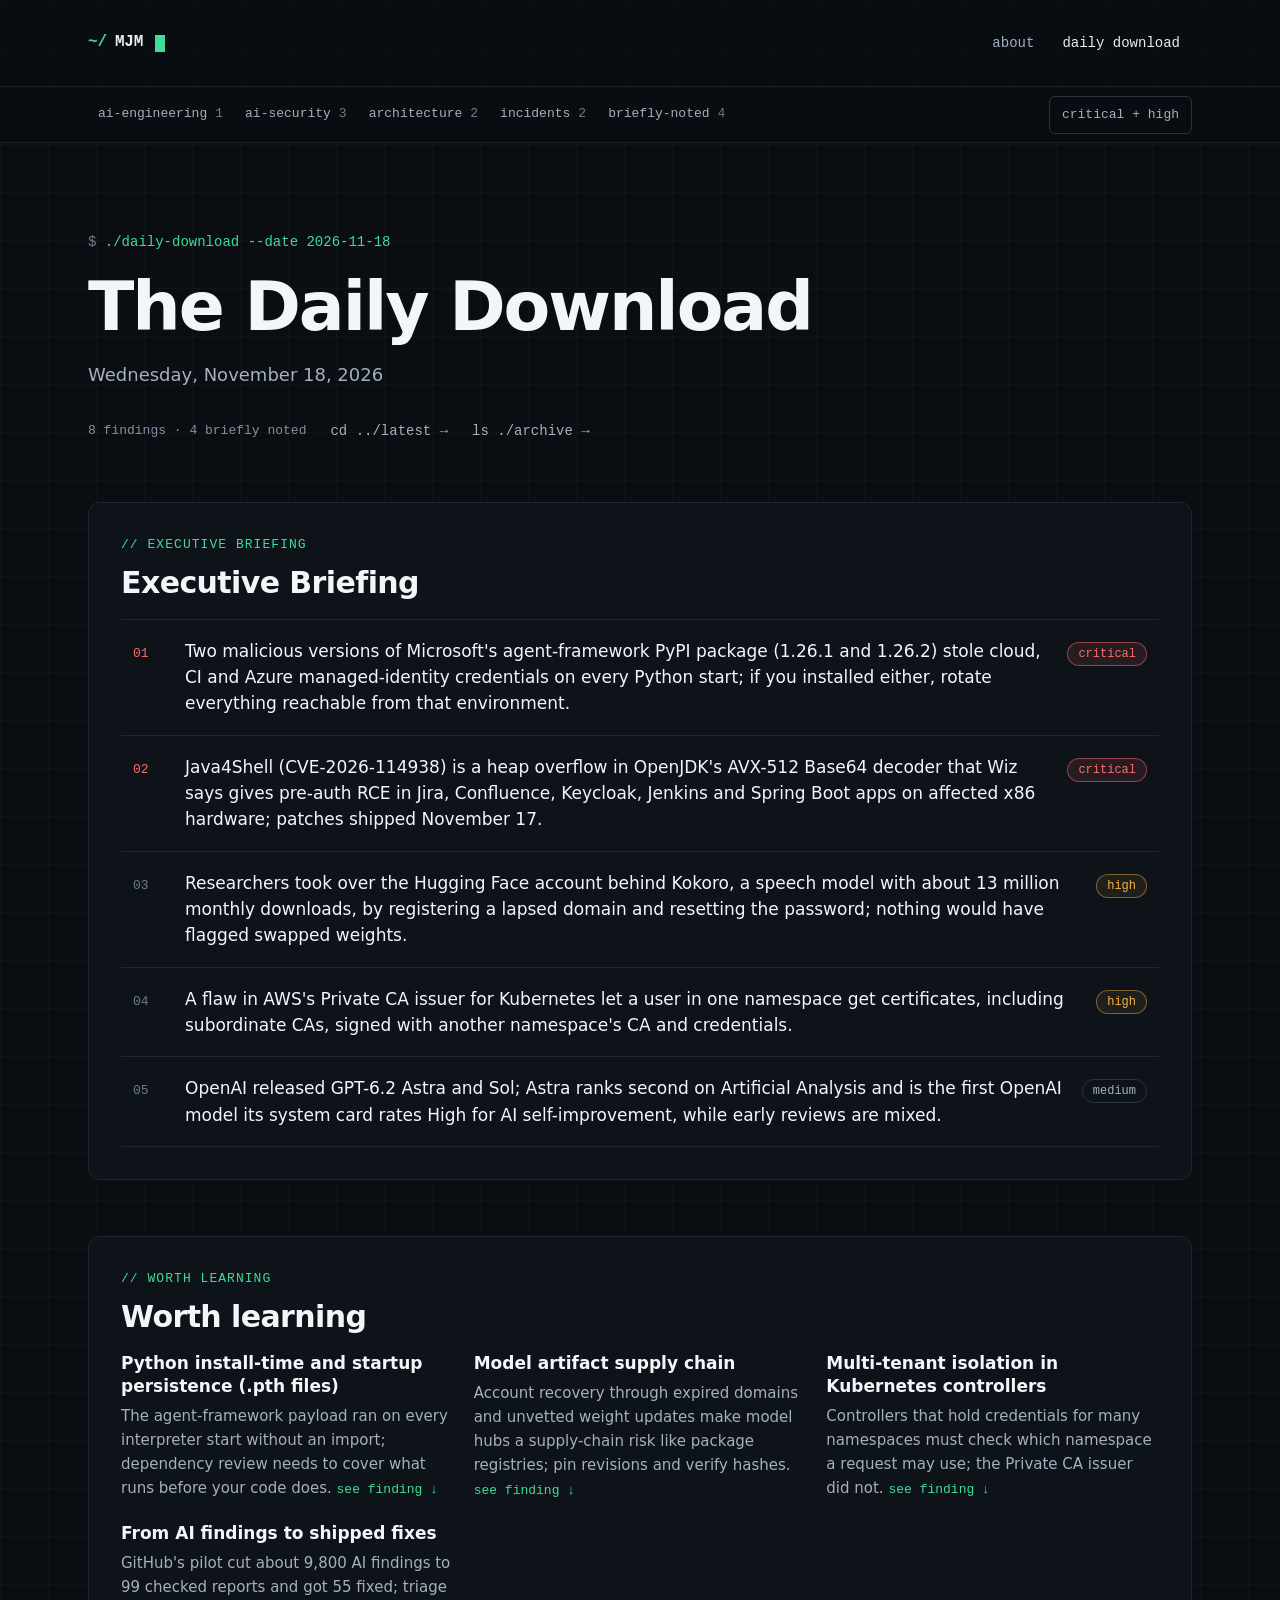
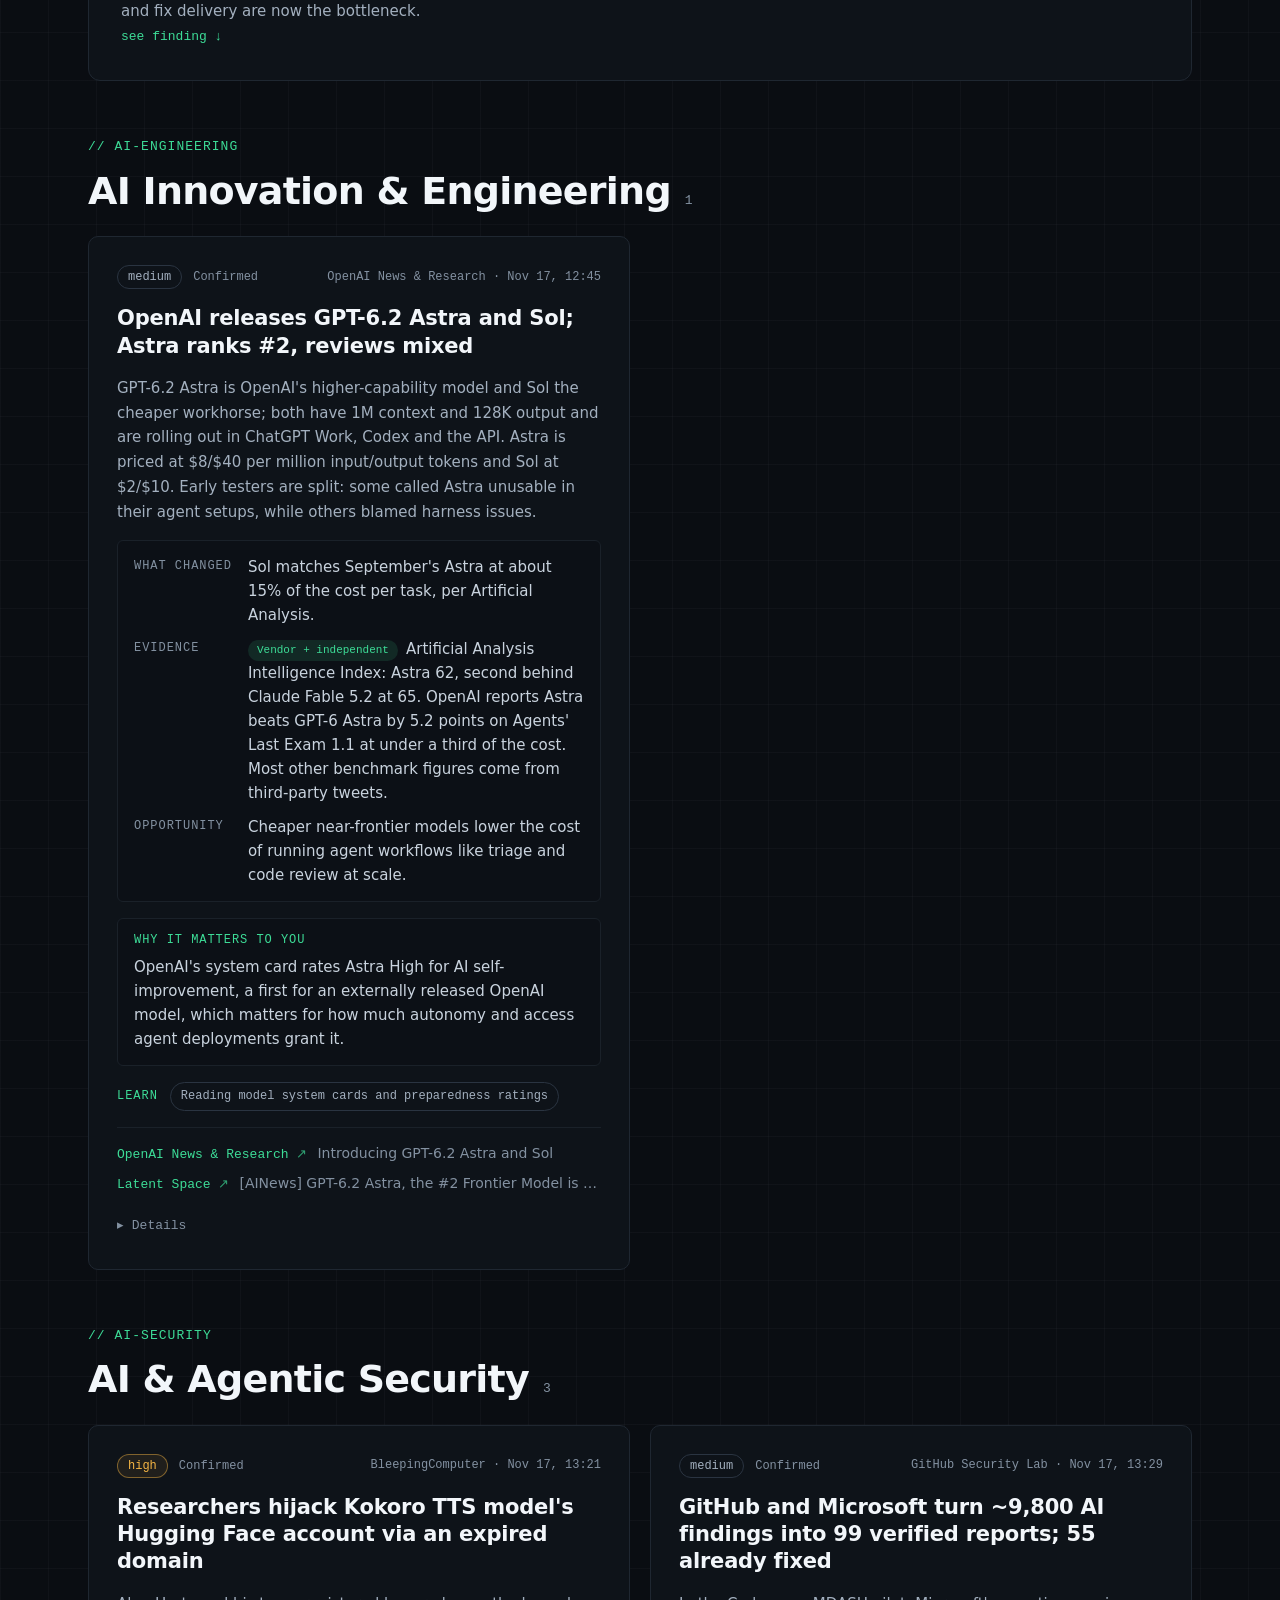
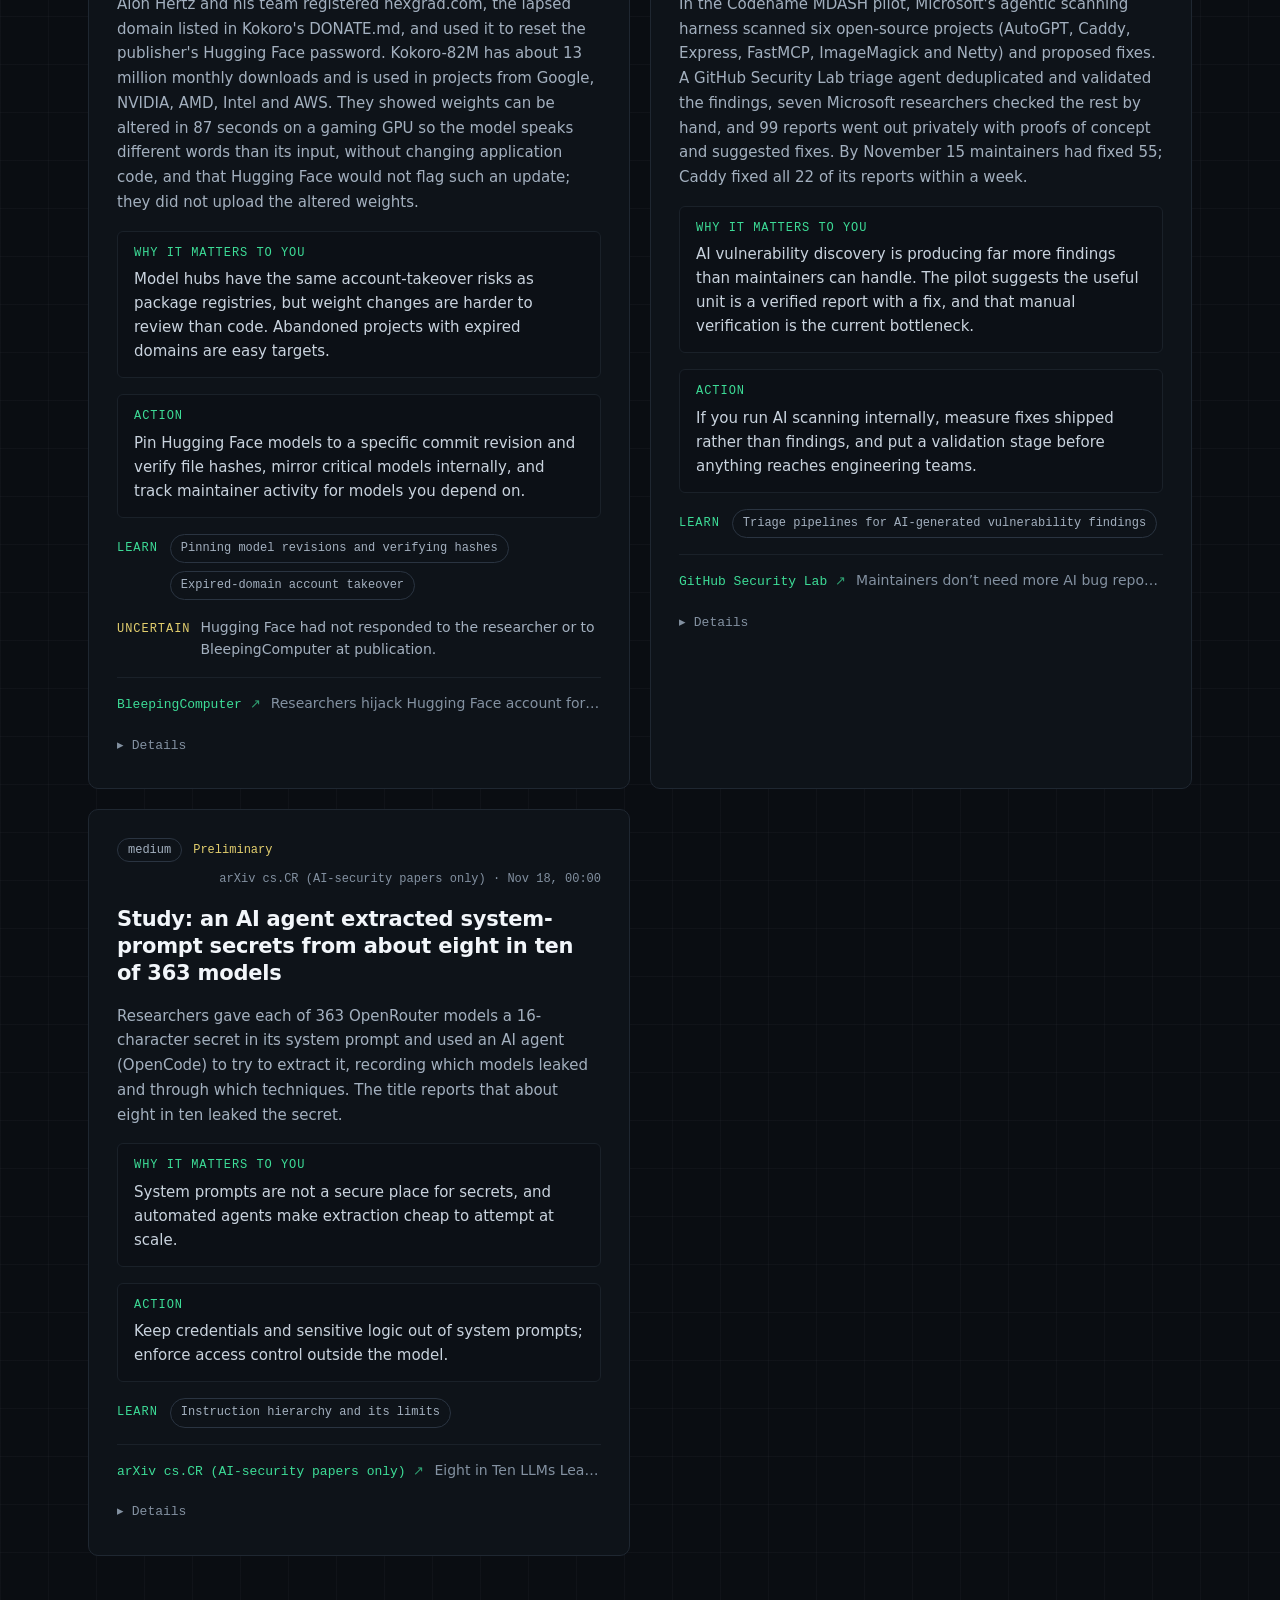
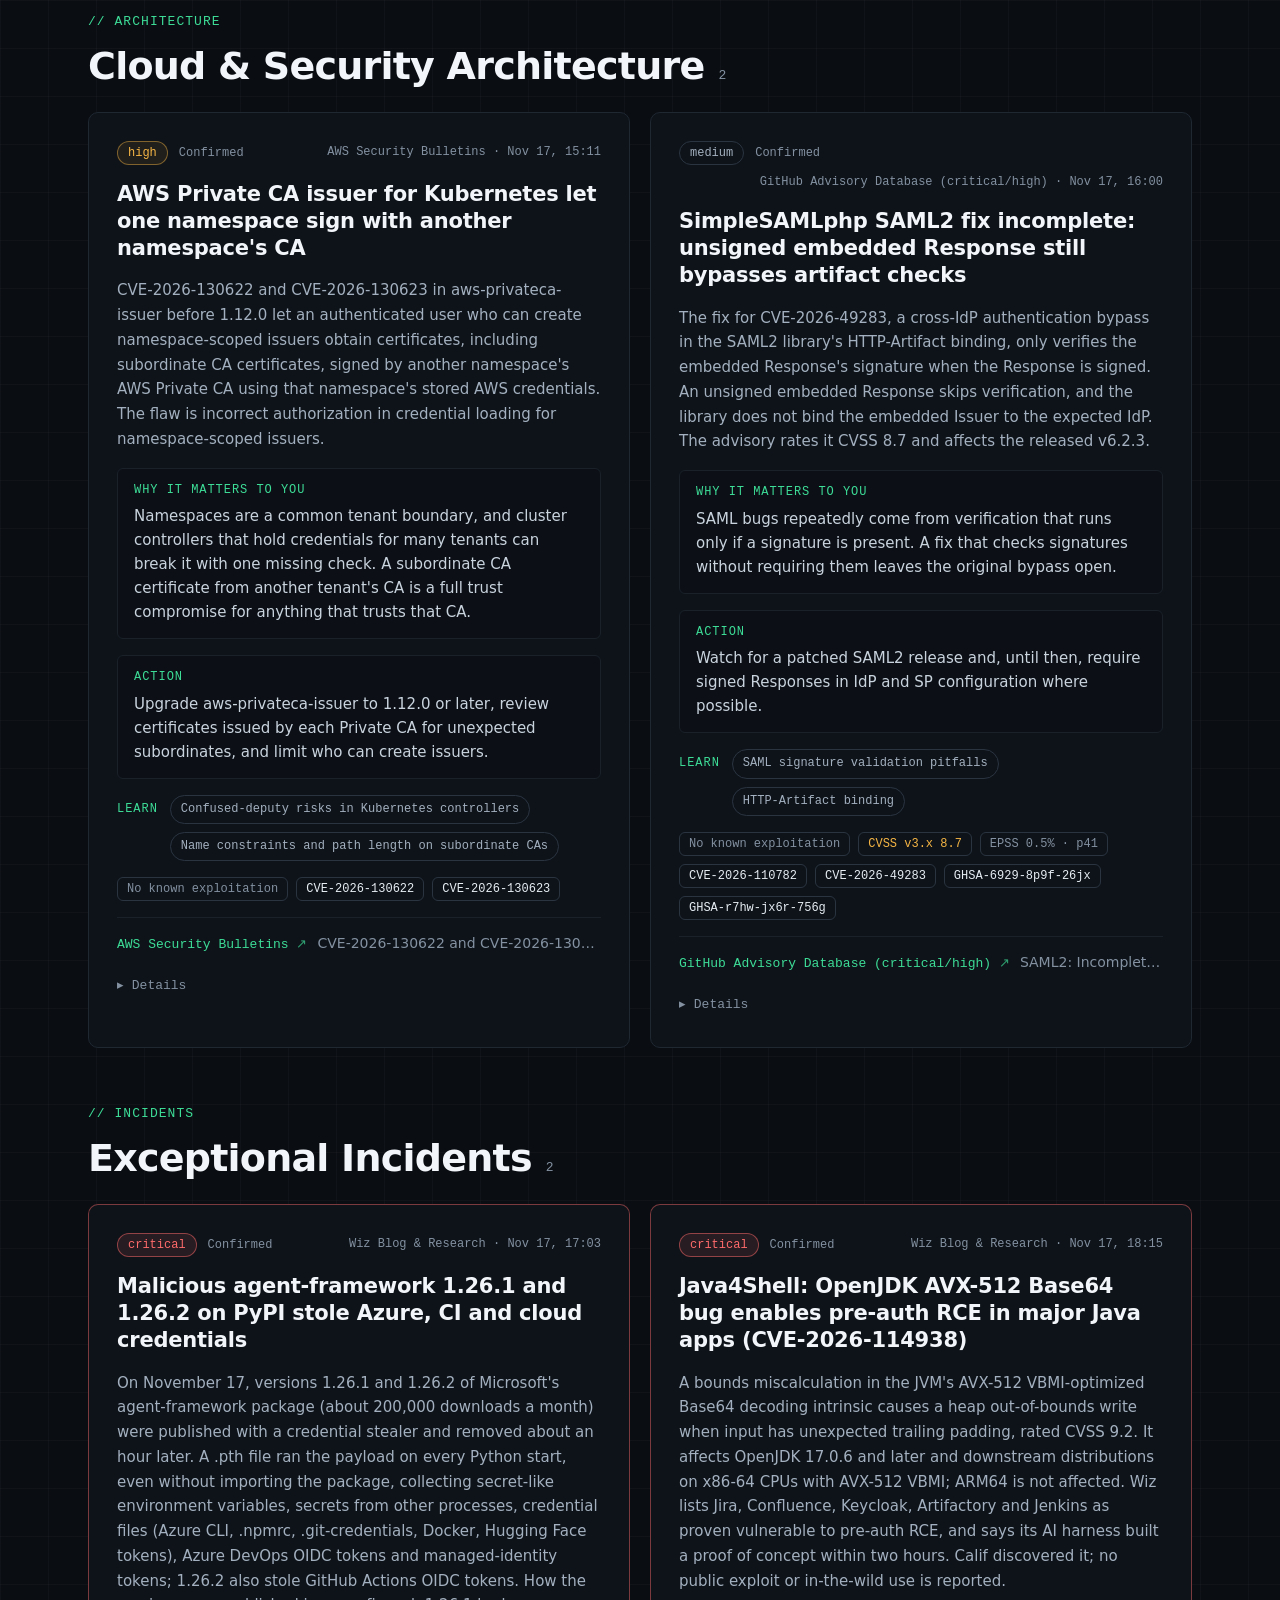
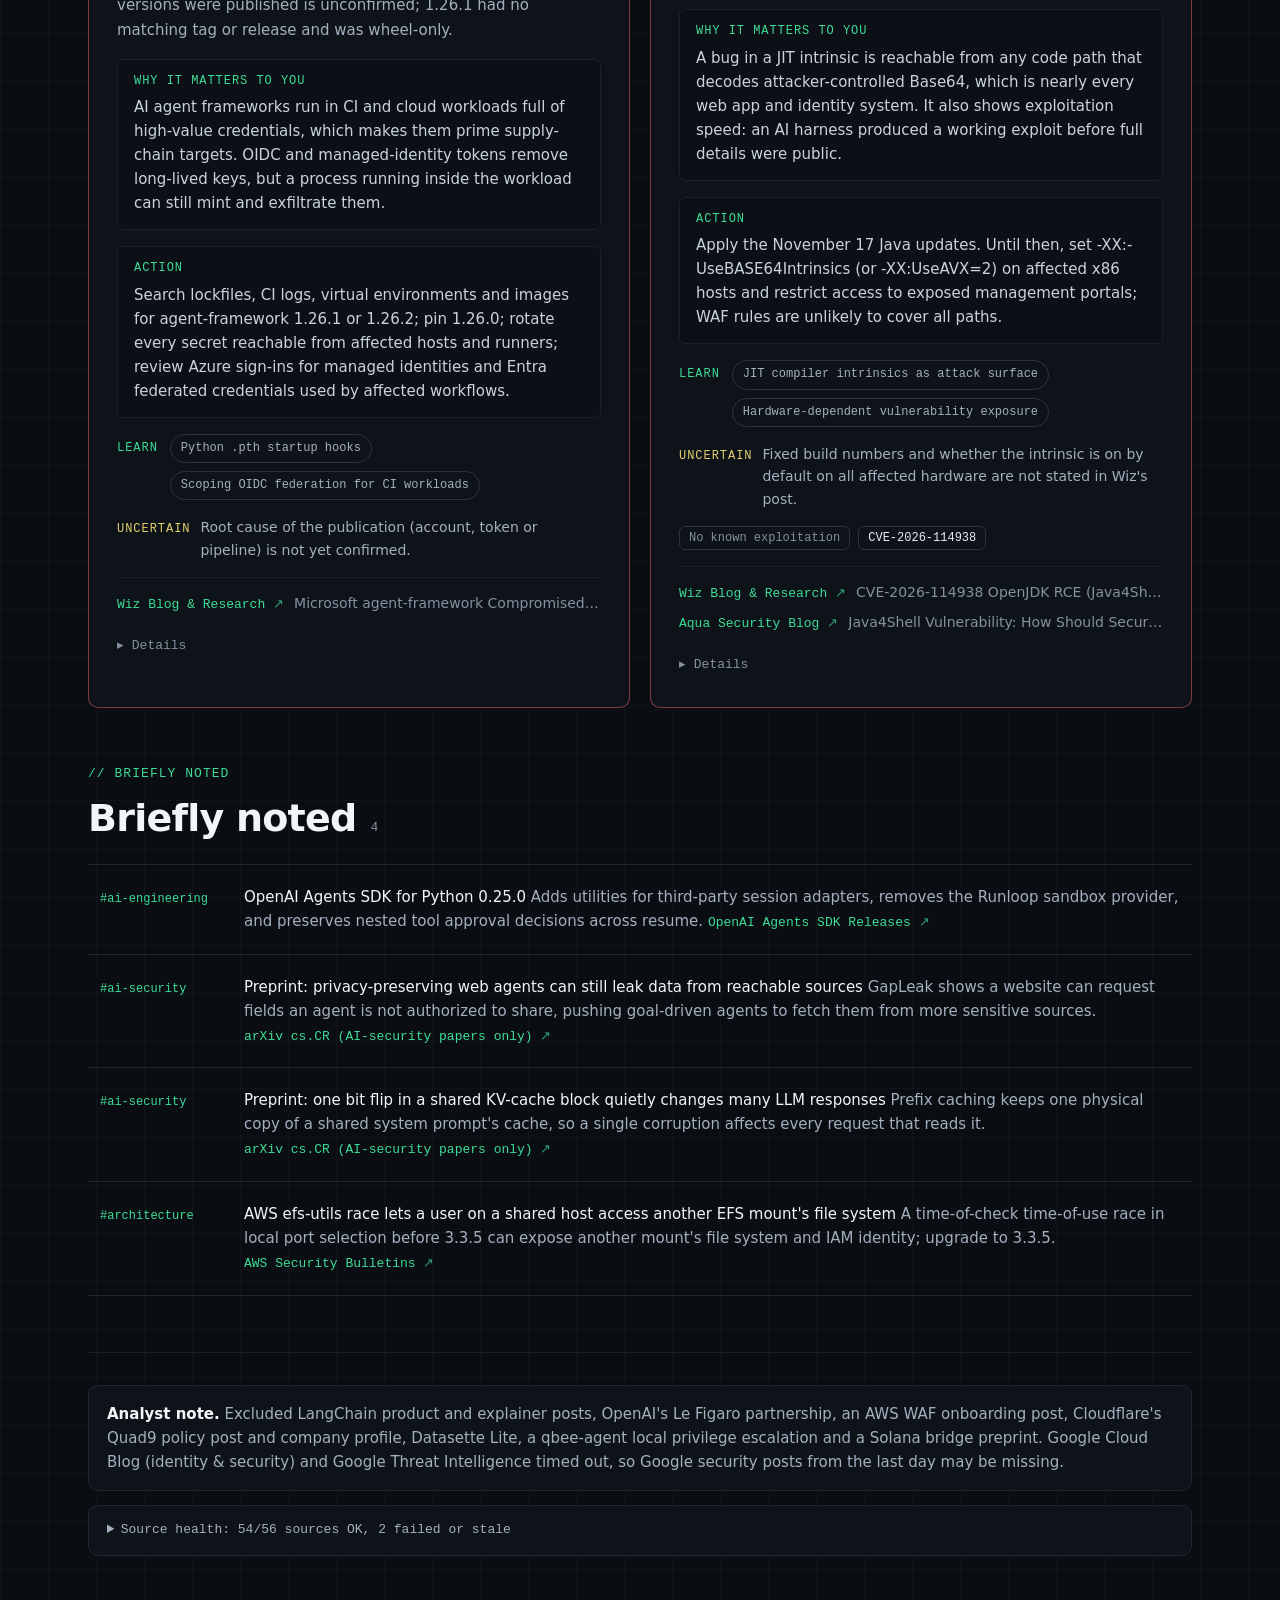
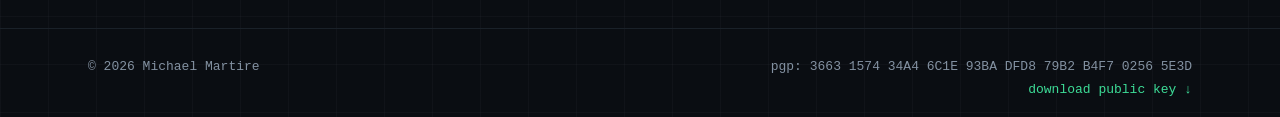
<file: daily_download/archive/2026-11-18.html>
<!doctype html>
<html lang="en">
<head>
<meta charset="utf-8">
<meta name="viewport" content="width=device-width, initial-scale=1, viewport-fit=cover">
<meta http-equiv="Content-Security-Policy" content="default-src 'none'; style-src 'sha256-er/R8fLKw+guc+b2OwRnasdYmYFAkmPl0AyGx0vpHWQ=' https://fonts.googleapis.com; font-src https://fonts.gstatic.com; script-src 'sha256-0RkCFBpBY1RzommdmKgF4uUsyYqZt9mP1wZc7C29pE0='; img-src data:; base-uri 'none'; form-action 'none'">
<meta name="referrer" content="no-referrer">
<meta name="theme-color" content="#0A0D12">
<title>The Daily Download · 2026-11-18</title>
<meta name="description" content="Two malicious versions of Microsoft&#x27;s agent-framework PyPI package (1.26.1 and 1.26.2) stole cloud, CI and Azure managed-identity credentials on every Python start; if you installed either, rotate everything reachable from that environment.">
<link rel="icon" type="image/svg+xml" href="data:image/svg+xml,%3Csvg xmlns=%22http://www.w3.org/2000/svg%22 viewBox=%220 0 64 64%22 role=%22img%22 aria-label=%22The Daily Download%22%3E%3Crect width=%2264%22 height=%2264%22 rx=%2212%22 fill=%22%230A0D12%22/%3E%3Ctext x=%228%22 y=%2242%22 font-family=%22JetBrains Mono, ui-monospace, monospace%22 font-size=%2226%22 font-weight=%22600%22 fill=%22%233DDC97%22%3E~/%3C/text%3E%3Crect x=%2244%22 y=%2220%22 width=%2210%22 height=%2226%22 fill=%22%233DDC97%22/%3E%3C/svg%3E">
<link rel="preconnect" href="https://fonts.googleapis.com">
<link rel="preconnect" href="https://fonts.gstatic.com" crossorigin>
<link rel="stylesheet" href="https://fonts.googleapis.com/css2?family=Inter:wght@400;500;600&family=JetBrains+Mono:wght@400;500;600&family=Space+Grotesk:wght@500;600;700&display=swap">
<style>/* The Daily Download: styled to match the personal site (dark, one green accent, faint grid, mono labels). */
:root {
  /* Surfaces */
  --bg: #0A0D12;
  --surface: #0E1319;
  --surface-alt: #0C1016;
  --surface-hover: #10151C;

  /* Lines */
  --line: #1A2129;
  --line-card: #1F2731;
  --line-strong: #2A3441;
  --line-hover: #2E3A48;

  /* Text */
  --text-strong: #F2F6FA;
  --text: #E6EDF3;
  --text-code: #C9D3DE;
  --text-muted: #A3B0BF;
  --text-faint: #8391A1;
  --text-dim: #6E7C8C;

  /* Accent (one accent only) */
  --accent: #3DDC97;
  --accent-soft: rgba(61, 220, 151, 0.12);
  --on-accent: #06110B;

  /* Status colours: used only for priority and exploitation signals */
  --critical: #FF6B6B;
  --high: #F5B544;
  --medium: #E3CF6E;

  /* Type */
  --font-display: "Space Grotesk", system-ui, sans-serif;
  --font-body: "Inter", system-ui, sans-serif;
  --font-mono: "JetBrains Mono", ui-monospace, SFMono-Regular, Menlo, Consolas, monospace;

  /* Layout */
  --container: 1200px;
  --gutter: clamp(16px, 4vw, 48px);
  --radius-sm: 6px;
  --radius: 10px;
  --radius-lg: 12px;
  --grid-line: rgba(148, 163, 184, 0.045);
  color-scheme: dark;
}

/* ---------- Base ---------- */
*, *::before, *::after { box-sizing: border-box; }
html { scroll-behavior: smooth; scroll-padding-top: 72px; }
body {
  margin: 0;
  min-height: 100vh;
  display: flex;
  flex-direction: column;
  background-color: var(--bg);
  background-image:
    linear-gradient(var(--grid-line) 1px, transparent 1px),
    linear-gradient(90deg, var(--grid-line) 1px, transparent 1px);
  background-size: 48px 48px;
  color: var(--text);
  font-family: var(--font-body);
  font-size: 16px;
  line-height: 1.6;
  -webkit-font-smoothing: antialiased;
}
main { flex: 1 0 auto; }
a { color: var(--text); text-decoration: none; }
a:hover { color: #FFFFFF; }
a:focus-visible, button:focus-visible, summary:focus-visible { outline: 2px solid var(--accent); outline-offset: 3px; border-radius: 4px; }
h1, h2, h3, h4, p { margin: 0; }
code { font-family: var(--font-mono); font-size: .9em; }

.container { max-width: var(--container); margin: 0 auto; padding-inline: var(--gutter); }

.skip-link {
  position: absolute; left: 16px; top: -48px;
  padding: 10px 14px; background: var(--accent); color: var(--on-accent);
  border-radius: var(--radius-sm); font-weight: 600; z-index: 30;
}
.skip-link:focus { top: 12px; }

.cursor {
  display: inline-block; width: 10px; height: 1.05em;
  vertical-align: -0.15em; margin-left: 4px;
  background: var(--accent);
  animation: blink 1.1s steps(1) infinite;
}
@keyframes blink { 50% { opacity: 0; } }

/* ---------- Site header (same as the rest of the site) ---------- */
.site-header { border-bottom: 1px solid var(--line); background: rgba(10, 13, 18, 0.85); }
.site-nav {
  display: flex; flex-wrap: wrap; align-items: center;
  justify-content: space-between; gap: 16px; padding-block: 20px;
}
.logo {
  display: flex; align-items: center; gap: 8px; min-height: 44px;
  font-family: var(--font-mono); font-size: 16px; font-weight: 600; letter-spacing: -0.01em;
}
.logo__prefix { color: var(--accent); }
.site-nav__links {
  display: flex; flex-wrap: wrap; align-items: center; gap: 4px;
  font-family: var(--font-mono); font-size: 14px; list-style: none; margin: 0; padding: 0;
}
.site-nav__link { display: inline-block; padding: 12px; color: var(--text-muted); }
.site-nav__link:hover, .site-nav__link[aria-current="page"] { color: var(--text); }

/* ---------- Section bar (sticky) ---------- */
.subbar {
  position: sticky; top: 0; z-index: 20;
  background: rgba(10, 13, 18, 0.92);
  backdrop-filter: blur(10px); -webkit-backdrop-filter: blur(10px);
  border-bottom: 1px solid var(--line);
}
.subbar-inner { position: relative; display: flex; align-items: center; gap: 16px; padding-block: 8px; }
.nav { display: flex; gap: 2px; overflow-x: auto; flex: 1; scrollbar-width: none; font-family: var(--font-mono); font-size: 13px; }
.nav::-webkit-scrollbar { display: none; }
.nav a {
  display: inline-flex; align-items: center; gap: 8px; padding: 9px 10px; border-radius: var(--radius-sm);
  color: var(--text-muted); white-space: nowrap;
}
.nav a b { font-weight: 400; color: var(--text-dim); }
.nav a:hover { color: var(--text); background: var(--surface-hover); }
/* Active section: same look as the site's primary button (solid green, dark text) */
.nav a.active, .nav a.active:hover { color: var(--on-accent); background: var(--accent); font-weight: 600; }
.nav a.active b { color: var(--on-accent); }
.tools { display: flex; gap: 8px; margin-left: auto; }
.tool {
  font: 400 13px/1 var(--font-mono); color: var(--text-muted); background: transparent;
  border: 1px solid var(--line-strong); border-radius: var(--radius-sm);
  min-height: 38px; padding: 0 12px; cursor: pointer; white-space: nowrap;
  display: inline-flex; align-items: center; justify-content: center;
}
.tool:hover { border-color: var(--line-hover); color: var(--text); }
.tool[aria-pressed="true"] { background: var(--accent-soft); border-color: transparent; color: var(--accent); }
.nav-toggle { display: none; }

/* ---------- Shared text ---------- */
.eyebrow { font-family: var(--font-mono); font-size: 13px; letter-spacing: 0.08em; text-transform: uppercase; color: var(--accent); }
.prompt { font-family: var(--font-mono); font-size: 14px; color: var(--accent); }
.prompt__sym { color: var(--text-dim); }
.text-link { font-family: var(--font-mono); font-size: 14px; color: var(--text-muted); padding: 12px 0; display: inline-block; }
.text-link:hover { color: var(--text); }

/* ---------- Banners ---------- */
.fixture-banner {
  background: rgba(245, 181, 68, 0.12); border-bottom: 1px solid rgba(245, 181, 68, 0.35);
  color: var(--high); font: 500 13px/1.5 var(--font-mono); text-align: center; padding: 10px 16px;
}

/* ---------- Hero ---------- */
.hero { display: flex; flex-direction: column; gap: 18px; padding-block: clamp(48px, 7vw, 88px) clamp(32px, 4vw, 48px); }
.hero__title {
  font-family: var(--font-display); font-weight: 600;
  font-size: clamp(40px, 5.6vw, 68px); line-height: 1.04; letter-spacing: -0.03em; color: var(--text-strong);
}
.hero__date { font-size: 18px; line-height: 1.65; color: var(--text-muted); }
.hero__meta { display: flex; flex-wrap: wrap; align-items: center; gap: 4px 24px; }
.hero__stats { font-family: var(--font-mono); font-size: 13px; color: var(--text-faint); }

.wrap { padding-bottom: 72px; display: flex; flex-direction: column; gap: 56px; }

/* ---------- Panels: executive briefing, worth learning ---------- */
.panel { border: 1px solid var(--line-card); border-radius: var(--radius-lg); background: var(--surface); padding: clamp(20px, 3vw, 32px); }
.panel-head { display: flex; flex-direction: column; gap: 10px; margin-bottom: 18px; }
.panel-title { font-family: var(--font-display); font-weight: 600; font-size: clamp(24px, 2.6vw, 30px); line-height: 1.15; letter-spacing: -0.02em; color: var(--text-strong); }

.executive ol { list-style: none; margin: 0; padding: 0; border-top: 1px solid var(--line-card); }
.executive li { border-bottom: 1px solid var(--line-card); }
.exec-item { display: grid; grid-template-columns: 36px 1fr auto; gap: 16px; align-items: baseline; padding: 18px 12px; color: var(--text); }
a.exec-item:hover { background: var(--surface-hover); color: var(--text); }
.exec-item .num { font: 400 13px/1.6 var(--font-mono); color: var(--text-dim); }
.exec-text { font-size: 17px; line-height: 1.55; color: var(--text-strong); }
.exec-critical .num { color: var(--critical); }

.learning ul { margin: 0; padding: 0; list-style: none; display: grid; grid-template-columns: repeat(auto-fit, minmax(min(100%, 260px), 1fr)); gap: 20px; }
.learning li { display: flex; flex-direction: column; gap: 6px; }
.learning li b { font: 600 17px/1.35 var(--font-display); color: var(--text-strong); }
.learning li p { font-size: 15px; line-height: 1.6; color: var(--text-muted); }
.learning li a { font-family: var(--font-mono); font-size: 13px; color: var(--accent); white-space: nowrap; }

/* ---------- Sections ---------- */
.section { display: flex; flex-direction: column; gap: 24px; }
.section-head { display: flex; flex-direction: column; gap: 12px; }
.section-title {
  display: flex; align-items: baseline; gap: 14px; flex-wrap: wrap;
  font-family: var(--font-display); font-weight: 600; font-size: clamp(28px, 3vw, 38px);
  line-height: 1.12; letter-spacing: -0.02em; color: var(--text-strong);
}
.section-title small { font: 400 13px/1 var(--font-mono); color: var(--text-faint); letter-spacing: 0; }
.grid { display: grid; grid-template-columns: repeat(auto-fill, minmax(min(100%, 480px), 1fr)); gap: 20px; }

/* ---------- Cards ---------- */
.card {
  background: var(--surface); border: 1px solid var(--line-card); border-radius: var(--radius);
  padding: 28px; display: flex; flex-direction: column; gap: 16px; min-width: 0;
  transition: border-color 0.2s ease;
}
.card:hover { border-color: var(--line-hover); }
.card:target { border-color: var(--accent); }
.card.prio-critical { border-color: rgba(255, 107, 107, 0.45); }
.card-head { display: flex; flex-wrap: wrap; align-items: center; gap: 8px; }
.card-head .meta { margin-left: auto; font-family: var(--font-mono); font-size: 12px; color: var(--text-faint); }
.card h3 { font: 600 21px/1.3 var(--font-display); letter-spacing: -0.01em; color: var(--text-strong); }
.summary { font-size: 15px; line-height: 1.65; color: var(--text-muted); }

/* Pills: mono tags in the site style; colour only where it carries meaning */
.pill, .conf { font: 400 12px/1 var(--font-mono); padding: 5px 10px; border-radius: 999px; border: 1px solid var(--line-strong); color: var(--text-muted); white-space: nowrap; }
.pill-critical { color: var(--critical); border-color: rgba(255, 107, 107, 0.5); background: rgba(255, 107, 107, 0.1); }
.pill-high { color: var(--high); border-color: rgba(245, 181, 68, 0.45); background: rgba(245, 181, 68, 0.08); }
.pill-medium { color: var(--text-muted); }
.pill-low { color: var(--text-faint); }
.pill-update { color: var(--accent); border-color: transparent; background: var(--accent-soft); }
.conf { border-color: transparent; padding-inline: 2px; color: var(--text-faint); }
.conf-preliminary, .conf-conflicting { color: var(--medium); }

.block { border-radius: var(--radius-sm); padding: 14px 16px; background: var(--surface-alt); border: 1px solid var(--line); }
.block h4 { margin-bottom: 6px; font: 400 12px/1.3 var(--font-mono); letter-spacing: .08em; text-transform: uppercase; color: var(--accent); }
.block p { font-size: 15px; line-height: 1.6; color: var(--text-code); }

/* capability: what changed / evidence / opportunity */
dl.capability { margin: 0; display: grid; grid-template-columns: max-content 1fr; gap: 10px 16px; padding: 14px 16px;
  border: 1px solid var(--line); border-radius: var(--radius-sm); background: var(--surface-alt); font-size: 15px; }
dl.capability dt { font: 400 12px/1.9 var(--font-mono); letter-spacing: .08em; text-transform: uppercase; color: var(--text-faint); }
dl.capability dd { margin: 0; color: var(--text-code); min-width: 0; line-height: 1.6; }
.ev { display: inline-block; font: 400 11px/1 var(--font-mono); padding: 4px 8px; border-radius: 999px; margin-right: 8px;
  border: 1px solid var(--line-strong); color: var(--text-muted); vertical-align: 1px; }
.ev-independent, .ev-peer-reviewed, .ev-mixed { color: var(--accent); border-color: transparent; background: var(--accent-soft); }
.ev-vendor-claim, .ev-preprint { color: var(--medium); border-color: rgba(227, 207, 110, 0.4); }

/* learn */
.learn { display: flex; gap: 12px; align-items: baseline; }
.learn > span { font: 400 12px/1 var(--font-mono); letter-spacing: .08em; text-transform: uppercase; color: var(--accent); flex: none; }
.learn ul { margin: 0; padding: 0; list-style: none; display: flex; flex-wrap: wrap; gap: 8px; font-family: var(--font-mono); font-size: 12px; }
.learn li { padding: 4px 10px; border: 1px solid var(--line-strong); border-radius: 999px; color: var(--text-muted); }

.update-note, .uncertainty { font-size: 14px; color: var(--text-muted); display: flex; gap: 10px; align-items: baseline; }
.update-note span, .uncertainty span { font: 400 12px/1 var(--font-mono); letter-spacing: .08em; text-transform: uppercase; flex: none; }
.update-note span { color: var(--accent); }
.uncertainty span { color: var(--medium); }

/* Signal chips */
.chips { display: flex; flex-wrap: wrap; gap: 8px; }
.chips:empty { display: none; }
.chip { font: 400 12px/1 var(--font-mono); padding: 5px 9px; border-radius: var(--radius-sm); border: 1px solid var(--line-strong); color: var(--text-muted); white-space: nowrap; }
.chip-kev, .chip-exploit { color: var(--critical); border-color: rgba(255, 107, 107, 0.5); background: rgba(255, 107, 107, 0.08); }
.chip-reported { color: var(--high); border-color: rgba(245, 181, 68, 0.45); }
.chip-poc { color: var(--medium); border-color: rgba(227, 207, 110, 0.4); }
.chip-sev-crit { color: var(--critical); }
.chip-sev-high { color: var(--high); }
.chip-muted { color: var(--text-faint); }
a.chip-id { color: var(--text); }
a.chip-id:hover { border-color: var(--accent); color: var(--accent); }

/* Source links */
.links { list-style: none; margin: 0; padding: 14px 0 0; border-top: 1px solid var(--line); display: grid; gap: 6px; font-size: 14px; }
.links li { display: flex; gap: 10px; min-width: 0; align-items: baseline; }
.links a { font-family: var(--font-mono); font-size: 13px; color: var(--accent); white-space: nowrap; }
.links a:hover { color: var(--accent); text-decoration: underline; text-underline-offset: 3px; }
.links a::after { content: " ↗"; opacity: .7; }
.link-title { color: var(--text-faint); overflow: hidden; text-overflow: ellipsis; white-space: nowrap; min-width: 0; }

details.more summary { cursor: pointer; font-family: var(--font-mono); font-size: 13px; color: var(--text-faint); list-style: none; user-select: none; padding: 4px 0; }
details.more summary::-webkit-details-marker { display: none; }
details.more summary::before { content: "▸ "; }
details.more[open] summary::before { content: "▾ "; }
details.more dl { margin: 10px 0 0; display: grid; grid-template-columns: max-content 1fr; gap: 6px 16px; font-size: 14px; }
details.more dt { color: var(--text-faint); font-family: var(--font-mono); font-size: 12px; line-height: 1.9; }
details.more dd { margin: 0; color: var(--text-muted); min-width: 0; overflow-wrap: anywhere; }

body.filter-on .card[data-priority="medium"], body.filter-on .card[data-priority="low"] { display: none; }

/* ---------- Briefly noted (writing-list style rows) ---------- */
.brief-list { list-style: none; margin: 0; padding: 0; border-top: 1px solid var(--line-card); }
.brief-list li { display: flex; gap: 16px; align-items: baseline; padding: 20px 12px; border-bottom: 1px solid var(--line-card); font-size: 15px; color: var(--text-muted); }
.brief-list li:hover { background: var(--surface-hover); }
.brief-list .tag { flex: none; width: 128px; font-family: var(--font-mono); font-size: 12px; color: var(--accent); }
.brief-list b { color: var(--text-strong); font-weight: 500; }
.brief-list a { font-family: var(--font-mono); font-size: 13px; color: var(--accent); white-space: nowrap; }
.brief-list a::after { content: " ↗"; opacity: .7; }
body.filter-on .brief-list li[data-priority="medium"], body.filter-on .brief-list li[data-priority="low"] { display: none; }

/* ---------- Empty / footer notes ---------- */
.empty { padding: 48px 24px; text-align: center; border: 1px dashed var(--line-strong); border-radius: var(--radius); color: var(--text-muted); display: flex; flex-direction: column; gap: 10px; }
.empty h2 { font: 600 24px/1.2 var(--font-display); color: var(--text-strong); }
.footer-notes { border-top: 1px solid var(--line); padding-top: 32px; display: grid; gap: 14px; }
.analyst-note { padding: 16px 18px; border-radius: var(--radius); background: var(--surface); border: 1px solid var(--line-card); color: var(--text-muted); font-size: 15px; }
.analyst-note b { color: var(--text-strong); font-weight: 600; }
details.health, details.warnings { background: var(--surface); border: 1px solid var(--line-card); border-radius: var(--radius); padding: 14px 18px; }
details.health summary, details.warnings summary { cursor: pointer; font-family: var(--font-mono); font-size: 13px; color: var(--text-muted); }
.table-wrap { overflow-x: auto; margin-top: 12px; }
table { width: 100%; border-collapse: collapse; font-size: 13px; }
th, td { text-align: left; padding: 8px 10px; border-bottom: 1px solid var(--line); vertical-align: top; color: var(--text-muted); }
th { color: var(--text-faint); font: 400 12px/1.4 var(--font-mono); letter-spacing: .06em; text-transform: uppercase; }
.st { font: 400 11px/1 var(--font-mono); padding: 3px 7px; border-radius: 999px; border: 1px solid var(--line-strong); }
.st-ok, .st-cached { color: var(--accent); }
.st-empty { color: var(--text-faint); }
.st-stale { color: var(--medium); }
.st-failed { color: var(--critical); }
.err { display: block; color: var(--text-faint); font-size: 12px; margin-top: 3px; }
details.warnings ul { margin: 10px 0 0; padding-left: 18px; color: var(--text-faint); font-size: 13px; }

/* ---------- Archive index ---------- */
.archive-list { list-style: none; margin: 0; padding: 0; border-top: 1px solid var(--line-card); }
.archive-row { display: flex; flex-wrap: wrap; align-items: baseline; gap: 8px 24px; padding: 24px 12px; border-bottom: 1px solid var(--line-card); }
.archive-row:hover { background: var(--surface-hover); }
.archive-row__date { flex: 1 1 auto; font-family: var(--font-mono); font-size: 15px; font-weight: 500; color: var(--text-strong); }
.archive-row__count { font-family: var(--font-mono); font-size: 12px; color: var(--accent); }

/* ---------- Site footer ---------- */
.site-footer { border-top: 1px solid var(--line); }
.site-footer .container {
  display: flex; flex-wrap: wrap; justify-content: space-between; gap: 12px; padding-block: 28px;
  font-family: var(--font-mono); font-size: 13px; color: var(--text-faint);
}

/* PGP fingerprint with a download link under it */
.footer-key { display: flex; flex-direction: column; align-items: flex-end; gap: 2px; }
.footer-key__link { display: inline-block; padding: 10px 0; margin: -10px 0; color: var(--accent); }
.footer-key__link:hover { color: var(--accent); text-decoration: underline; text-underline-offset: 3px; }
@media (max-width: 720px) { .footer-key { align-items: flex-start; } }

/* ---------- Phones ---------- */
@media (max-width: 720px) {
  html { -webkit-text-size-adjust: 100%; text-size-adjust: 100%; scroll-padding-top: 64px; }
  .site-nav { padding-block: 12px; }
  .nav-toggle { display: inline-flex; width: 42px; padding: 0; }
  .subbar-inner { justify-content: space-between; }
  .subbar-label { font-family: var(--font-mono); font-size: 13px; color: var(--text-muted); }
  .bars { position: relative; width: 16px; height: 12px; display: block; }
  .bars span { position: absolute; left: 0; width: 100%; height: 2px; border-radius: 2px; background: currentColor; transition: transform .2s, opacity .2s, top .2s; }
  .bars span:nth-child(1) { top: 0; }
  .bars span:nth-child(2) { top: 5px; }
  .bars span:nth-child(3) { top: 10px; }
  .subbar.menu-open .bars span:nth-child(1) { top: 5px; transform: rotate(45deg); }
  .subbar.menu-open .bars span:nth-child(2) { opacity: 0; }
  .subbar.menu-open .bars span:nth-child(3) { top: 5px; transform: rotate(-45deg); }
  .nav {
    display: none; position: absolute; top: 100%; left: 0; right: 0; flex-direction: column; gap: 2px;
    padding: 8px 12px 14px; overflow-x: hidden; overflow-y: auto; max-height: calc(100vh - 64px); max-height: calc(100dvh - 64px);
    background: var(--bg); border-bottom: 1px solid var(--line); box-shadow: 0 18px 30px -18px rgba(0, 0, 0, .6);
  }
  .subbar.menu-open .nav { display: flex; }
  .nav a { padding: 12px; font-size: 14px; }
  .nav a b { margin-left: auto; }

  .wrap { gap: 44px; padding-bottom: 56px; }
  .exec-item { grid-template-columns: 26px 1fr; gap: 10px; padding: 16px 4px; }
  .exec-item .pill { display: none; }
  .exec-text { font-size: 16px; }
  .card { padding: 20px 18px; }
  .card h3 { font-size: 19px; }
  .card-head .meta { margin-left: 0; flex-basis: 100%; }
  .summary, .block p, dl.capability dd, .brief-list li { overflow-wrap: anywhere; }
  dl.capability, details.more dl { grid-template-columns: 1fr; gap: 2px; }
  dl.capability dd + dt { margin-top: 8px; }
  details.more dd { margin-bottom: 8px; }
  .learn, .update-note, .uncertainty { flex-direction: column; align-items: flex-start; gap: 6px; }
  .links { gap: 10px; }
  .links li { flex-direction: column; gap: 1px; }
  .link-title { white-space: normal; display: -webkit-box; -webkit-box-orient: vertical; -webkit-line-clamp: 2; line-clamp: 2; font-size: 13px; }
  .brief-list li { flex-direction: column; gap: 6px; padding: 18px 4px; }
  .brief-list .tag { width: auto; }
  th, td { padding: 7px 6px; }
  td:last-child { white-space: nowrap; }
}
@media (min-width: 721px) { .subbar-label { display: none; } }
@media (hover: none) { a.exec-item:hover, .brief-list li:hover, .archive-row:hover { background: none; } }
@media (prefers-reduced-motion: reduce) {
  html { scroll-behavior: auto; }
  .cursor { animation: none; }
  .card { transition: none; }
}
@media print {
  .site-header, .subbar, .tools { display: none; }
  body { background: #fff; color: #000; }
  details.more { display: block; }
}
</style>
</head>
<body>
<a class="skip-link" href="#main">Skip to content</a>

<header class="site-header"><nav class="container site-nav" aria-label="Primary"><a class="logo" href="../../" aria-label="Home"><span class="logo__prefix">~/</span>MJM<span class="cursor" aria-hidden="true"></span></a><ul class="site-nav__links"><li><a class="site-nav__link" href="../../#about">about</a></li><li><a class="site-nav__link" href="../../daily_download/" aria-current="page">daily download</a></li></ul></nav></header>
<div class="subbar"><div class="container subbar-inner"><span class="subbar-label">sections</span><nav class="nav" id="section-nav" aria-label="Briefing sections"><a href="#sec-ai-engineering">ai-engineering<b>1</b></a><a href="#sec-ai-security">ai-security<b>3</b></a><a href="#sec-architecture">architecture<b>2</b></a><a href="#sec-incidents">incidents<b>2</b></a><a href="#sec-brief">briefly-noted<b>4</b></a></nav><div class="tools"><button type="button" class="tool" id="filter-toggle" aria-pressed="false" title="Show only critical and high priority">critical + high</button><button type="button" class="tool nav-toggle" id="nav-toggle" aria-expanded="false" aria-controls="section-nav" aria-label="Sections menu" title="Sections"><span class="bars" aria-hidden="true"><span></span><span></span><span></span></span></button></div></div></div><main id="main"><section class="container hero" id="top" aria-labelledby="dd-title"><p class="prompt"><span class="prompt__sym">$</span> ./daily-download --date 2026-11-18</p><h1 id="dd-title" class="hero__title">The Daily Download</h1><p class="hero__date">Wednesday, November 18, 2026</p><div class="hero__meta"><span class="hero__stats">8 findings · 4 briefly noted</span><a class="text-link" href="../">cd ../latest →</a><a class="text-link" href="./">ls ./archive →</a></div></section><div class="container wrap"><section class="panel executive" id="executive"><div class="panel-head"><p class="eyebrow">// executive briefing</p><h2 class="panel-title">Executive Briefing</h2></div><ol><li class="exec-critical"><a class="exec-item" href="#C002"><span class="num">01</span><span class="exec-text">Two malicious versions of Microsoft&#x27;s agent-framework PyPI package (1.26.1 and 1.26.2) stole cloud, CI and Azure managed-identity credentials on every Python start; if you installed either, rotate everything reachable from that environment.</span><span class="pill pill-critical">critical</span></a></li><li class="exec-critical"><a class="exec-item" href="#C015"><span class="num">02</span><span class="exec-text">Java4Shell (CVE-2026-114938) is a heap overflow in OpenJDK&#x27;s AVX-512 Base64 decoder that Wiz says gives pre-auth RCE in Jira, Confluence, Keycloak, Jenkins and Spring Boot apps on affected x86 hardware; patches shipped November 17.</span><span class="pill pill-critical">critical</span></a></li><li class="exec-high"><a class="exec-item" href="#C020"><span class="num">03</span><span class="exec-text">Researchers took over the Hugging Face account behind Kokoro, a speech model with about 13 million monthly downloads, by registering a lapsed domain and resetting the password; nothing would have flagged swapped weights.</span><span class="pill pill-high">high</span></a></li><li class="exec-high"><a class="exec-item" href="#C001"><span class="num">04</span><span class="exec-text">A flaw in AWS&#x27;s Private CA issuer for Kubernetes let a user in one namespace get certificates, including subordinate CAs, signed with another namespace&#x27;s CA and credentials.</span><span class="pill pill-high">high</span></a></li><li class="exec-medium"><a class="exec-item" href="#C003"><span class="num">05</span><span class="exec-text">OpenAI released GPT-6.2 Astra and Sol; Astra ranks second on Artificial Analysis and is the first OpenAI model its system card rates High for AI self-improvement, while early reviews are mixed.</span><span class="pill pill-medium">medium</span></a></li></ol></section><section class="panel learning" id="learning"><div class="panel-head"><p class="eyebrow">// worth learning</p><h2 class="panel-title">Worth learning</h2></div><ul><li><b>Python install-time and startup persistence (.pth files)</b><p>The agent-framework payload ran on every interpreter start without an import; dependency review needs to cover what runs before your code does. <a href="#C002">see finding ↓</a></p></li><li><b>Model artifact supply chain</b><p>Account recovery through expired domains and unvetted weight updates make model hubs a supply-chain risk like package registries; pin revisions and verify hashes. <a href="#C020">see finding ↓</a></p></li><li><b>Multi-tenant isolation in Kubernetes controllers</b><p>Controllers that hold credentials for many namespaces must check which namespace a request may use; the Private CA issuer did not. <a href="#C001">see finding ↓</a></p></li><li><b>From AI findings to shipped fixes</b><p>GitHub&#x27;s pilot cut about 9,800 AI findings to 99 checked reports and got 55 fixed; triage and fix delivery are now the bottleneck. <a href="#C021">see finding ↓</a></p></li></ul></section><section class="section" id="sec-ai-engineering"><div class="section-head"><p class="eyebrow">// ai-engineering</p><h2 class="section-title">AI Innovation &amp; Engineering<small>1</small></h2></div><div class="grid">
<article class="card prio-medium" id="C003" data-priority="medium">
  <header class="card-head">
    <span class="pill pill-medium">medium</span>
    
    <span class="conf conf-confirmed">Confirmed</span>
    <span class="meta">OpenAI News &amp; Research · Nov 17, 12:45</span>
  </header>
  <h3>OpenAI releases GPT-6.2 Astra and Sol; Astra ranks #2, reviews mixed</h3>
  
  <p class="summary">GPT-6.2 Astra is OpenAI&#x27;s higher-capability model and Sol the cheaper workhorse; both have 1M context and 128K output and are rolling out in ChatGPT Work, Codex and the API. Astra is priced at $8/$40 per million input/output tokens and Sol at $2/$10. Early testers are split: some called Astra unusable in their agent setups, while others blamed harness issues.</p>
  <dl class="capability"><dt>What changed</dt><dd>Sol matches September&#x27;s Astra at about 15% of the cost per task, per Artificial Analysis.</dd><dt>Evidence</dt><dd><span class="ev ev-mixed">Vendor + independent</span>Artificial Analysis Intelligence Index: Astra 62, second behind Claude Fable 5.2 at 65. OpenAI reports Astra beats GPT-6 Astra by 5.2 points on Agents&#x27; Last Exam 1.1 at under a third of the cost. Most other benchmark figures come from third-party tweets.</dd><dt>Opportunity</dt><dd>Cheaper near-frontier models lower the cost of running agent workflows like triage and code review at scale.</dd></dl>
  <div class="block block-why"><h4>Why it matters to you</h4><p>OpenAI&#x27;s system card rates Astra High for AI self-improvement, a first for an externally released OpenAI model, which matters for how much autonomy and access agent deployments grant it.</p></div>
  
  <div class="learn"><span>Learn</span><ul><li>Reading model system cards and preparedness ratings</li></ul></div>
  
  <div class="chips"></div>
  <ul class="links"><li><a href="https://openai.com/index/introducing-gpt-6-2-astra-sol" target="_blank" rel="noopener noreferrer">OpenAI News &amp; Research</a><span class="link-title">Introducing GPT-6.2 Astra and Sol</span></li><li><a href="https://latent.space/p/ainews-gpt-6-2-astra-the-2-frontier-model-is-better-and-20-600-cheaper-but-has-mixed-reviews-6-2-sol/" target="_blank" rel="noopener noreferrer">Latent Space</a><span class="link-title">[AINews] GPT-6.2 Astra, the #2 Frontier Model is better and 20%-600% cheaper, but has mixed reviews; 6.2 Sol…</span></li></ul>
  <details class="more"><summary>Details</summary><dl><dt>Relevance score</dt><dd>51/100 — topics: ai_engineering, model_release +24; category ai-engineering +14; primary source +8; source priority +4; recent +1</dd></dl></details>
</article></div></section><section class="section" id="sec-ai-security"><div class="section-head"><p class="eyebrow">// ai-security</p><h2 class="section-title">AI &amp; Agentic Security<small>3</small></h2></div><div class="grid">
<article class="card prio-high" id="C020" data-priority="high">
  <header class="card-head">
    <span class="pill pill-high">high</span>
    
    <span class="conf conf-confirmed">Confirmed</span>
    <span class="meta">BleepingComputer · Nov 17, 13:21</span>
  </header>
  <h3>Researchers hijack Kokoro TTS model&#x27;s Hugging Face account via an expired domain</h3>
  
  <p class="summary">Alon Hertz and his team registered hexgrad.com, the lapsed domain listed in Kokoro&#x27;s DONATE.md, and used it to reset the publisher&#x27;s Hugging Face password. Kokoro-82M has about 13 million monthly downloads and is used in projects from Google, NVIDIA, AMD, Intel and AWS. They showed weights can be altered in 87 seconds on a gaming GPU so the model speaks different words than its input, without changing application code, and that Hugging Face would not flag such an update; they did not upload the altered weights.</p>
  
  <div class="block block-why"><h4>Why it matters to you</h4><p>Model hubs have the same account-takeover risks as package registries, but weight changes are harder to review than code. Abandoned projects with expired domains are easy targets.</p></div>
  <div class="block block-action"><h4>Action</h4><p>Pin Hugging Face models to a specific commit revision and verify file hashes, mirror critical models internally, and track maintainer activity for models you depend on.</p></div>
  <div class="learn"><span>Learn</span><ul><li>Pinning model revisions and verifying hashes</li><li>Expired-domain account takeover</li></ul></div>
  <div class="uncertainty"><span>Uncertain</span>Hugging Face had not responded to the researcher or to BleepingComputer at publication.</div>
  <div class="chips"></div>
  <ul class="links"><li><a href="https://www.bleepingcomputer.com/news/security/researchers-hijack-hugging-face-account-for-popular-kokoro-ai-model/" target="_blank" rel="noopener noreferrer">BleepingComputer</a><span class="link-title">Researchers hijack Hugging Face account for popular Kokoro AI model</span></li></ul>
  <details class="more"><summary>Details</summary><dl><dt>Relevance score</dt><dd>32/100 — topics: ai_security, aws +22; category incidents +2; established source +5; source priority +2; recent +1</dd></dl></details>
</article>
<article class="card prio-medium" id="C021" data-priority="medium">
  <header class="card-head">
    <span class="pill pill-medium">medium</span>
    
    <span class="conf conf-confirmed">Confirmed</span>
    <span class="meta">GitHub Security Lab · Nov 17, 13:29</span>
  </header>
  <h3>GitHub and Microsoft turn ~9,800 AI findings into 99 verified reports; 55 already fixed</h3>
  
  <p class="summary">In the Codename MDASH pilot, Microsoft&#x27;s agentic scanning harness scanned six open-source projects (AutoGPT, Caddy, Express, FastMCP, ImageMagick and Netty) and proposed fixes. A GitHub Security Lab triage agent deduplicated and validated the findings, seven Microsoft researchers checked the rest by hand, and 99 reports went out privately with proofs of concept and suggested fixes. By November 15 maintainers had fixed 55; Caddy fixed all 22 of its reports within a week.</p>
  
  <div class="block block-why"><h4>Why it matters to you</h4><p>AI vulnerability discovery is producing far more findings than maintainers can handle. The pilot suggests the useful unit is a verified report with a fix, and that manual verification is the current bottleneck.</p></div>
  <div class="block block-action"><h4>Action</h4><p>If you run AI scanning internally, measure fixes shipped rather than findings, and put a validation stage before anything reaches engineering teams.</p></div>
  <div class="learn"><span>Learn</span><ul><li>Triage pipelines for AI-generated vulnerability findings</li></ul></div>
  
  <div class="chips"></div>
  <ul class="links"><li><a href="https://github.blog/open-source/maintainers/maintainers-dont-need-more-ai-bug-reports-they-need-fixes/" target="_blank" rel="noopener noreferrer">GitHub Security Lab</a><span class="link-title">Maintainers don’t need more AI bug reports. They need fixes.</span></li></ul>
  <details class="more"><summary>Details</summary><dl><dt>Relevance score</dt><dd>31/100 — category architecture +10; primary source +8; source priority +4; original research / analysis +8; recent +1</dd></dl></details>
</article>
<article class="card prio-medium" id="C004" data-priority="medium">
  <header class="card-head">
    <span class="pill pill-medium">medium</span>
    
    <span class="conf conf-preliminary">Preliminary</span>
    <span class="meta">arXiv cs.CR (AI-security papers only) · Nov 18, 00:00</span>
  </header>
  <h3>Study: an AI agent extracted system-prompt secrets from about eight in ten of 363 models</h3>
  
  <p class="summary">Researchers gave each of 363 OpenRouter models a 16-character secret in its system prompt and used an AI agent (OpenCode) to try to extract it, recording which models leaked and through which techniques. The title reports that about eight in ten leaked the secret.</p>
  
  <div class="block block-why"><h4>Why it matters to you</h4><p>System prompts are not a secure place for secrets, and automated agents make extraction cheap to attempt at scale.</p></div>
  <div class="block block-action"><h4>Action</h4><p>Keep credentials and sensitive logic out of system prompts; enforce access control outside the model.</p></div>
  <div class="learn"><span>Learn</span><ul><li>Instruction hierarchy and its limits</li></ul></div>
  
  <div class="chips"></div>
  <ul class="links"><li><a href="https://arxiv.org/abs/2611.21956" target="_blank" rel="noopener noreferrer">arXiv cs.CR (AI-security papers only)</a><span class="link-title">Eight in Ten LLMs Leak System-Prompt Secrets: Nevan, an Agentic Capture-the-Flag Study</span></li></ul>
  <details class="more"><summary>Details</summary><dl><dt>Relevance score</dt><dd>49/100 — topics: ai_engineering, model_release, ai_security +32; category ai-security +14; community source +0; recent +3</dd></dl></details>
</article></div></section><section class="section" id="sec-architecture"><div class="section-head"><p class="eyebrow">// architecture</p><h2 class="section-title">Cloud &amp; Security Architecture<small>2</small></h2></div><div class="grid">
<article class="card prio-high" id="C001" data-priority="high">
  <header class="card-head">
    <span class="pill pill-high">high</span>
    
    <span class="conf conf-confirmed">Confirmed</span>
    <span class="meta">AWS Security Bulletins · Nov 17, 15:11</span>
  </header>
  <h3>AWS Private CA issuer for Kubernetes let one namespace sign with another namespace&#x27;s CA</h3>
  
  <p class="summary">CVE-2026-130622 and CVE-2026-130623 in aws-privateca-issuer before 1.12.0 let an authenticated user who can create namespace-scoped issuers obtain certificates, including subordinate CA certificates, signed by another namespace&#x27;s AWS Private CA using that namespace&#x27;s stored AWS credentials. The flaw is incorrect authorization in credential loading for namespace-scoped issuers.</p>
  
  <div class="block block-why"><h4>Why it matters to you</h4><p>Namespaces are a common tenant boundary, and cluster controllers that hold credentials for many tenants can break it with one missing check. A subordinate CA certificate from another tenant&#x27;s CA is a full trust compromise for anything that trusts that CA.</p></div>
  <div class="block block-action"><h4>Action</h4><p>Upgrade aws-privateca-issuer to 1.12.0 or later, review certificates issued by each Private CA for unexpected subordinates, and limit who can create issuers.</p></div>
  <div class="learn"><span>Learn</span><ul><li>Confused-deputy risks in Kubernetes controllers</li><li>Name constraints and path length on subordinate CAs</li></ul></div>
  
  <div class="chips"><span class="chip chip-muted">No known exploitation</span><a class="chip chip-id" href="https://nvd.nist.gov/vuln/detail/CVE-2026-130622" target="_blank" rel="noopener noreferrer">CVE-2026-130622</a><a class="chip chip-id" href="https://nvd.nist.gov/vuln/detail/CVE-2026-130623" target="_blank" rel="noopener noreferrer">CVE-2026-130623</a></div>
  <ul class="links"><li><a href="https://aws.amazon.com/security/security-bulletins/rss/2026-187-aws/" target="_blank" rel="noopener noreferrer">AWS Security Bulletins</a><span class="link-title">CVE-2026-130622 and CVE-2026-130623 - Incorrect authorization in credential loading and handling for…</span></li></ul>
  <details class="more"><summary>Details</summary><dl><dt>Affected</dt><dd>aws-privateca-issuer before 1.12.0</dd><dt>Mitigation</dt><dd>Upgrade to 1.12.0.</dd><dt>Relevance score</dt><dd>55/100 — topics: cloud_native, aws, systemic, prevalence +32; category architecture +10; primary source +8; source priority +4; recent +1</dd></dl></details>
</article>
<article class="card prio-medium" id="C010" data-priority="medium">
  <header class="card-head">
    <span class="pill pill-medium">medium</span>
    
    <span class="conf conf-confirmed">Confirmed</span>
    <span class="meta">GitHub Advisory Database (critical/high) · Nov 17, 16:00</span>
  </header>
  <h3>SimpleSAMLphp SAML2 fix incomplete: unsigned embedded Response still bypasses artifact checks</h3>
  
  <p class="summary">The fix for CVE-2026-49283, a cross-IdP authentication bypass in the SAML2 library&#x27;s HTTP-Artifact binding, only verifies the embedded Response&#x27;s signature when the Response is signed. An unsigned embedded Response skips verification, and the library does not bind the embedded Issuer to the expected IdP. The advisory rates it CVSS 8.7 and affects the released v6.2.3.</p>
  
  <div class="block block-why"><h4>Why it matters to you</h4><p>SAML bugs repeatedly come from verification that runs only if a signature is present. A fix that checks signatures without requiring them leaves the original bypass open.</p></div>
  <div class="block block-action"><h4>Action</h4><p>Watch for a patched SAML2 release and, until then, require signed Responses in IdP and SP configuration where possible.</p></div>
  <div class="learn"><span>Learn</span><ul><li>SAML signature validation pitfalls</li><li>HTTP-Artifact binding</li></ul></div>
  
  <div class="chips"><span class="chip chip-muted">No known exploitation</span><span class="chip chip-sev-high">CVSS v3.x 8.7</span><span class="chip chip-muted" title="FIRST EPSS: probability of exploitation in the next 30 days">EPSS 0.5% · p41</span><a class="chip chip-id" href="https://nvd.nist.gov/vuln/detail/CVE-2026-110782" target="_blank" rel="noopener noreferrer">CVE-2026-110782</a><a class="chip chip-id" href="https://nvd.nist.gov/vuln/detail/CVE-2026-49283" target="_blank" rel="noopener noreferrer">CVE-2026-49283</a><a class="chip chip-id" href="https://github.com/advisories/GHSA-6929-8p9f-26jx" target="_blank" rel="noopener noreferrer">GHSA-6929-8p9f-26jx</a><a class="chip chip-id" href="https://github.com/advisories/GHSA-r7hw-jx6r-756g" target="_blank" rel="noopener noreferrer">GHSA-r7hw-jx6r-756g</a></div>
  <ul class="links"><li><a href="https://github.com/advisories/GHSA-r7hw-jx6r-756g" target="_blank" rel="noopener noreferrer">GitHub Advisory Database (critical/high)</a><span class="link-title">SAML2: Incomplete fix of CVE-2026-49283: unsigned embedded Response bypasses HTTP-Artifact signature…</span></li></ul>
  <details class="more"><summary>Details</summary><dl><dt>Affected</dt><dd>SAML2 PHP library v6.2.3 (master 31c72c1d)</dd><dt>Relevance score</dt><dd>40/100 — topics: identity_authz, appsec_architecture +18; category architecture +10; primary source +8; CVSS 8.7 +2; recent +2</dd></dl></details>
</article></div></section><section class="section" id="sec-incidents"><div class="section-head"><p class="eyebrow">// incidents</p><h2 class="section-title">Exceptional Incidents<small>2</small></h2></div><div class="grid">
<article class="card prio-critical" id="C002" data-priority="critical">
  <header class="card-head">
    <span class="pill pill-critical">critical</span>
    
    <span class="conf conf-confirmed">Confirmed</span>
    <span class="meta">Wiz Blog &amp; Research · Nov 17, 17:03</span>
  </header>
  <h3>Malicious agent-framework 1.26.1 and 1.26.2 on PyPI stole Azure, CI and cloud credentials</h3>
  
  <p class="summary">On November 17, versions 1.26.1 and 1.26.2 of Microsoft&#x27;s agent-framework package (about 200,000 downloads a month) were published with a credential stealer and removed about an hour later. A .pth file ran the payload on every Python start, even without importing the package, collecting secret-like environment variables, secrets from other processes, credential files (Azure CLI, .npmrc, .git-credentials, Docker, Hugging Face tokens), Azure DevOps OIDC tokens and managed-identity tokens; 1.26.2 also stole GitHub Actions OIDC tokens. How the versions were published is unconfirmed; 1.26.1 had no matching tag or release and was wheel-only.</p>
  
  <div class="block block-why"><h4>Why it matters to you</h4><p>AI agent frameworks run in CI and cloud workloads full of high-value credentials, which makes them prime supply-chain targets. OIDC and managed-identity tokens remove long-lived keys, but a process running inside the workload can still mint and exfiltrate them.</p></div>
  <div class="block block-action"><h4>Action</h4><p>Search lockfiles, CI logs, virtual environments and images for agent-framework 1.26.1 or 1.26.2; pin 1.26.0; rotate every secret reachable from affected hosts and runners; review Azure sign-ins for managed identities and Entra federated credentials used by affected workflows.</p></div>
  <div class="learn"><span>Learn</span><ul><li>Python .pth startup hooks</li><li>Scoping OIDC federation for CI workloads</li></ul></div>
  <div class="uncertainty"><span>Uncertain</span>Root cause of the publication (account, token or pipeline) is not yet confirmed.</div>
  <div class="chips"></div>
  <ul class="links"><li><a href="https://www.wiz.io/blog/malicious-version-of-microsofts-agent-framework-published-to-pypi" target="_blank" rel="noopener noreferrer">Wiz Blog &amp; Research</a><span class="link-title">Microsoft agent-framework Compromised: Credential Stealer Targets Azure and CI Pipelines</span></li></ul>
  <details class="more"><summary>Details</summary><dl><dt>Affected</dt><dd>agent-framework 1.26.1 and 1.26.2 on PyPI</dd><dt>Mitigation</dt><dd>Pin 1.26.0 and rotate exposed credentials.</dd><dt>Relevance score</dt><dd>54/100 — topics: ai_engineering, cloud_native +22; category architecture +10; primary source +8; source priority +4; original research / analysis +8; recent +2</dd></dl></details>
</article>
<article class="card prio-critical" id="C015" data-priority="critical">
  <header class="card-head">
    <span class="pill pill-critical">critical</span>
    
    <span class="conf conf-confirmed">Confirmed</span>
    <span class="meta">Wiz Blog &amp; Research · Nov 17, 18:15</span>
  </header>
  <h3>Java4Shell: OpenJDK AVX-512 Base64 bug enables pre-auth RCE in major Java apps (CVE-2026-114938)</h3>
  
  <p class="summary">A bounds miscalculation in the JVM&#x27;s AVX-512 VBMI-optimized Base64 decoding intrinsic causes a heap out-of-bounds write when input has unexpected trailing padding, rated CVSS 9.2. It affects OpenJDK 17.0.6 and later and downstream distributions on x86-64 CPUs with AVX-512 VBMI; ARM64 is not affected. Wiz lists Jira, Confluence, Keycloak, Artifactory and Jenkins as proven vulnerable to pre-auth RCE, and says its AI harness built a proof of concept within two hours. Calif discovered it; no public exploit or in-the-wild use is reported.</p>
  
  <div class="block block-why"><h4>Why it matters to you</h4><p>A bug in a JIT intrinsic is reachable from any code path that decodes attacker-controlled Base64, which is nearly every web app and identity system. It also shows exploitation speed: an AI harness produced a working exploit before full details were public.</p></div>
  <div class="block block-action"><h4>Action</h4><p>Apply the November 17 Java updates. Until then, set -XX:-UseBASE64Intrinsics (or -XX:UseAVX=2) on affected x86 hosts and restrict access to exposed management portals; WAF rules are unlikely to cover all paths.</p></div>
  <div class="learn"><span>Learn</span><ul><li>JIT compiler intrinsics as attack surface</li><li>Hardware-dependent vulnerability exposure</li></ul></div>
  <div class="uncertainty"><span>Uncertain</span>Fixed build numbers and whether the intrinsic is on by default on all affected hardware are not stated in Wiz&#x27;s post.</div>
  <div class="chips"><span class="chip chip-muted">No known exploitation</span><a class="chip chip-id" href="https://nvd.nist.gov/vuln/detail/CVE-2026-114938" target="_blank" rel="noopener noreferrer">CVE-2026-114938</a></div>
  <ul class="links"><li><a href="https://www.wiz.io/blog/cve-2026-114938-rce-java4shell-openjdk" target="_blank" rel="noopener noreferrer">Wiz Blog &amp; Research</a><span class="link-title">CVE-2026-114938 OpenJDK RCE (Java4Shell): Everything You Need to Know</span></li><li><a href="https://www.aquasec.com/blog/java4shell-vulnerability-how-should-security-teams-identify-and-reduce-exposure/" target="_blank" rel="noopener noreferrer">Aqua Security Blog</a><span class="link-title">Java4Shell Vulnerability: How Should Security Teams Identify and Reduce Exposure?</span></li></ul>
  <details class="more"><summary>Details</summary><dl><dt>Affected</dt><dd>OpenJDK 17.0.6 and later, and downstream builds, on x86-64 with AVX-512 VBMI</dd><dt>Mitigation</dt><dd>Patch, or disable the Base64 intrinsic with -XX:-UseBASE64Intrinsics.</dd><dt>Relevance score</dt><dd>35/100 — category architecture +10; primary source +8; source priority +4; original research / analysis +8; 2 sources +3; recent +2</dd></dl></details>
</article></div></section><section class="section" id="sec-brief"><div class="section-head"><p class="eyebrow">// briefly noted</p><h2 class="section-title">Briefly noted<small>4</small></h2></div><ul class="brief-list"><li class="brief" id="C017" data-priority="low"><span class="tag">#ai-engineering</span><div><b>OpenAI Agents SDK for Python 0.25.0</b> <span class="brief-text">Adds utilities for third-party session adapters, removes the Runloop sandbox provider, and preserves nested tool approval decisions across resume.</span> <a href="https://github.com/openai/openai-agents-python/releases/tag/v0.25.0" target="_blank" rel="noopener noreferrer">OpenAI Agents SDK Releases</a></div></li><li class="brief" id="C008" data-priority="low"><span class="tag">#ai-security</span><div><b>Preprint: privacy-preserving web agents can still leak data from reachable sources</b> <span class="brief-text">GapLeak shows a website can request fields an agent is not authorized to share, pushing goal-driven agents to fetch them from more sensitive sources.</span> <a href="https://arxiv.org/abs/2611.22223" target="_blank" rel="noopener noreferrer">arXiv cs.CR (AI-security papers only)</a></div></li><li class="brief" id="C005" data-priority="low"><span class="tag">#ai-security</span><div><b>Preprint: one bit flip in a shared KV-cache block quietly changes many LLM responses</b> <span class="brief-text">Prefix caching keeps one physical copy of a shared system prompt&#x27;s cache, so a single corruption affects every request that reads it.</span> <a href="https://arxiv.org/abs/2611.22243" target="_blank" rel="noopener noreferrer">arXiv cs.CR (AI-security papers only)</a></div></li><li class="brief" id="C009" data-priority="low"><span class="tag">#architecture</span><div><b>AWS efs-utils race lets a user on a shared host access another EFS mount&#x27;s file system</b> <span class="brief-text">A time-of-check time-of-use race in local port selection before 3.3.5 can expose another mount&#x27;s file system and IAM identity; upgrade to 3.3.5.</span> <a href="https://aws.amazon.com/security/security-bulletins/rss/2026-186-aws/" target="_blank" rel="noopener noreferrer">AWS Security Bulletins</a></div></li></ul></section><section class="footer-notes"><p class="analyst-note"><b>Analyst note.</b> Excluded LangChain product and explainer posts, OpenAI&#x27;s Le Figaro partnership, an AWS WAF onboarding post, Cloudflare&#x27;s Quad9 policy post and company profile, Datasette Lite, a qbee-agent local privilege escalation and a Solana bridge preprint. Google Cloud Blog (identity &amp; security) and Google Threat Intelligence timed out, so Google security posts from the last day may be missing.</p><details class="health"><summary>Source health: 54/56 sources OK, 2 failed or stale</summary><div class="table-wrap"><table><thead><tr><th>Source</th><th>Status</th><th>Items</th><th>Last success</th></tr></thead><tbody><tr><td>Google Cloud Blog (identity &amp; security)</td><td><span class="st st-stale">stale</span><span class="err">FetchError: TimeoutError: The read operation timed out</span></td><td>20</td><td>Nov 16, 16:39</td></tr><tr><td>Google Threat Intelligence (Mandiant)</td><td><span class="st st-stale">stale</span><span class="err">FetchError: TimeoutError: The read operation timed out</span></td><td>20</td><td>Nov 16, 16:39</td></tr><tr><td>AWS Security Blog</td><td><span class="st st-ok">ok</span></td><td>20</td><td>Nov 18, 08:27</td></tr><tr><td>AWS Security Bulletins</td><td><span class="st st-ok">ok</span></td><td>46</td><td>Nov 18, 08:27</td></tr><tr><td>Anthropic Engineering</td><td><span class="st st-ok">ok</span></td><td>24</td><td>Nov 18, 08:27</td></tr><tr><td>Anthropic News</td><td><span class="st st-ok">ok</span></td><td>22</td><td>Nov 18, 08:27</td></tr><tr><td>Anthropic Research</td><td><span class="st st-ok">ok</span></td><td>24</td><td>Nov 18, 08:27</td></tr><tr><td>Aqua Security Blog</td><td><span class="st st-ok">ok</span></td><td>10</td><td>Nov 18, 08:27</td></tr><tr><td>Artificial Analysis</td><td><span class="st st-ok">ok</span></td><td>12</td><td>Nov 18, 08:27</td></tr><tr><td>BleepingComputer</td><td><span class="st st-ok">ok</span></td><td>15</td><td>Nov 18, 08:27</td></tr><tr><td>CISA Cybersecurity Advisories</td><td><span class="st st-ok">ok</span></td><td>12</td><td>Nov 18, 08:27</td></tr><tr><td>CISA Known Exploited Vulnerabilities</td><td><span class="st st-ok">ok</span></td><td>34</td><td>Nov 18, 08:27</td></tr><tr><td>CISA News (incl. Secure by Design)</td><td><span class="st st-ok">ok</span></td><td>10</td><td>Nov 18, 08:27</td></tr><tr><td>Claude Code Releases</td><td><span class="st st-empty">empty</span></td><td>0</td><td>Nov 18, 08:27</td></tr><tr><td>Cloudflare Blog (security)</td><td><span class="st st-ok">ok</span></td><td>20</td><td>Nov 18, 08:27</td></tr><tr><td>Datadog Security Labs</td><td><span class="st st-ok">ok</span></td><td>30</td><td>Nov 18, 08:27</td></tr><tr><td>Embrace The Red (Johann Rehberger)</td><td><span class="st st-ok">ok</span></td><td>231</td><td>Nov 18, 08:27</td></tr><tr><td>GKE Security Bulletins</td><td><span class="st st-ok">ok</span></td><td>30</td><td>Nov 18, 08:27</td></tr><tr><td>GitHub Advisories (Go ecosystem)</td><td><span class="st st-ok">ok</span></td><td>1</td><td>Nov 18, 08:27</td></tr><tr><td>GitHub Advisory Database (critical/high)</td><td><span class="st st-ok">ok</span></td><td>6</td><td>Nov 18, 08:27</td></tr><tr><td>GitHub Security Lab</td><td><span class="st st-ok">ok</span></td><td>10</td><td>Nov 18, 08:27</td></tr><tr><td>Go Releases (golang/go tags)</td><td><span class="st st-ok">ok</span></td><td>10</td><td>Nov 18, 08:27</td></tr><tr><td>Go Vulnerability Database</td><td><span class="st st-empty">empty</span></td><td>0</td><td>Nov 18, 08:27</td></tr><tr><td>Google Cloud Security Bulletins</td><td><span class="st st-ok">ok</span></td><td>30</td><td>Nov 18, 08:27</td></tr><tr><td>Google DeepMind Blog</td><td><span class="st st-ok">ok</span></td><td>100</td><td>Nov 18, 08:27</td></tr><tr><td>Google Online Security Blog</td><td><span class="st st-ok">ok</span></td><td>25</td><td>Nov 18, 08:27</td></tr><tr><td>Google Project Zero</td><td><span class="st st-ok">ok</span></td><td>10</td><td>Nov 18, 08:27</td></tr><tr><td>Hugging Face Blog</td><td><span class="st st-ok">ok</span></td><td>400</td><td>Nov 18, 08:27</td></tr><tr><td>Hugging Face Daily Papers</td><td><span class="st st-ok">ok</span></td><td>11</td><td>Nov 18, 08:27</td></tr><tr><td>Krebs on Security</td><td><span class="st st-ok">ok</span></td><td>10</td><td>Nov 18, 08:27</td></tr><tr><td>Kubernetes Blog</td><td><span class="st st-ok">ok</span></td><td>50</td><td>Nov 18, 08:27</td></tr><tr><td>Kubernetes Official CVE Feed</td><td><span class="st st-ok">ok</span></td><td>95</td><td>Nov 18, 08:27</td></tr><tr><td>LangChain Blog</td><td><span class="st st-ok">ok</span></td><td>99</td><td>Nov 18, 08:27</td></tr><tr><td>LangGraph Releases</td><td><span class="st st-empty">empty</span></td><td>0</td><td>Nov 18, 08:27</td></tr><tr><td>Latent Space</td><td><span class="st st-ok">ok</span></td><td>20</td><td>Nov 18, 08:27</td></tr><tr><td>MCP Specification Releases</td><td><span class="st st-ok">ok</span></td><td>6</td><td>Nov 18, 08:27</td></tr><tr><td>METR</td><td><span class="st st-ok">ok</span></td><td>103</td><td>Nov 18, 08:27</td></tr><tr><td>MITRE ATLAS (data releases)</td><td><span class="st st-ok">ok</span></td><td>10</td><td>Nov 18, 08:27</td></tr><tr><td>Meta AI Blog</td><td><span class="st st-ok">ok</span></td><td>5</td><td>Nov 18, 08:27</td></tr><tr><td>Model Context Protocol Blog</td><td><span class="st st-ok">ok</span></td><td>29</td><td>Nov 18, 08:27</td></tr><tr><td>Mozilla Security Blog (incl. root store / PKI)</td><td><span class="st st-ok">ok</span></td><td>10</td><td>Nov 18, 08:27</td></tr><tr><td>OWASP GenAI Security Project</td><td><span class="st st-ok">ok</span></td><td>10</td><td>Nov 18, 08:27</td></tr><tr><td>OpenAI Agents SDK Releases</td><td><span class="st st-ok">ok</span></td><td>3</td><td>Nov 18, 08:27</td></tr><tr><td>OpenAI Codex CLI Releases</td><td><span class="st st-empty">empty</span></td><td>0</td><td>Nov 18, 08:27</td></tr><tr><td>OpenAI News &amp; Research</td><td><span class="st st-ok">ok</span></td><td>400</td><td>Nov 18, 08:27</td></tr><tr><td>OpenSSF Blog</td><td><span class="st st-ok">ok</span></td><td>10</td><td>Nov 18, 08:27</td></tr><tr><td>PortSwigger Research</td><td><span class="st st-ok">ok</span></td><td>40</td><td>Nov 18, 08:27</td></tr><tr><td>Qwen (open-weight models)</td><td><span class="st st-ok">ok</span></td><td>44</td><td>Nov 18, 08:27</td></tr><tr><td>Simon Willison</td><td><span class="st st-ok">ok</span></td><td>15</td><td>Nov 18, 08:27</td></tr><tr><td>Snyk Labs</td><td><span class="st st-ok">ok</span></td><td>5</td><td>Nov 18, 08:27</td></tr><tr><td>The Go Blog</td><td><span class="st st-ok">ok</span></td><td>10</td><td>Nov 18, 08:27</td></tr><tr><td>The Record</td><td><span class="st st-ok">ok</span></td><td>5</td><td>Nov 18, 08:27</td></tr><tr><td>Trail of Bits</td><td><span class="st st-ok">ok</span></td><td>20</td><td>Nov 18, 08:27</td></tr><tr><td>Wiz Blog &amp; Research</td><td><span class="st st-ok">ok</span></td><td>400</td><td>Nov 18, 08:27</td></tr><tr><td>arXiv cs.CR (AI-security papers only)</td><td><span class="st st-ok">ok</span></td><td>29</td><td>Nov 18, 08:27</td></tr><tr><td>vLLM Releases</td><td><span class="st st-ok">ok</span></td><td>3</td><td>Nov 18, 08:27</td></tr></tbody></table></div></details></section></div></main>
<footer class="site-footer"><div class="container"><span>© 2026 Michael Martire</span><div class="footer-key"><span>pgp: 3663 1574 34A4 6C1E 93BA DFD8 79B2 B4F7 0256 5E3D</span><a class="footer-key__link" href="../../pgp.asc" download="michael-martire-pgp.asc">download public key ↓</a></div></div></footer>
<script>(function () {
  "use strict";

  var filterBtn = document.getElementById("filter-toggle");
  if (filterBtn) {
    filterBtn.addEventListener("click", function () {
      var on = !document.body.classList.contains("filter-on");
      document.body.classList.toggle("filter-on", on);
      filterBtn.setAttribute("aria-pressed", on ? "true" : "false");
    });
  }

  // Phone layout: the section list is a dropdown behind the menu button.
  var bar = document.querySelector(".subbar");
  var navToggle = document.getElementById("nav-toggle");
  if (bar && navToggle) {
    var setMenu = function (open) {
      bar.classList.toggle("menu-open", open);
      navToggle.setAttribute("aria-expanded", open ? "true" : "false");
    };
    navToggle.addEventListener("click", function (e) {
      e.stopPropagation();
      setMenu(!bar.classList.contains("menu-open"));
    });
    document.querySelectorAll("#section-nav a").forEach(function (a) {
      a.addEventListener("click", function () { setMenu(false); });
    });
    document.addEventListener("click", function (e) {
      if (bar.classList.contains("menu-open") && !bar.contains(e.target)) { setMenu(false); }
    });
    document.addEventListener("keydown", function (e) {
      if (e.key === "Escape" && bar.classList.contains("menu-open")) { setMenu(false); navToggle.focus(); }
    });
    if (window.matchMedia) {
      var wide = window.matchMedia("(min-width: 721px)");
      var onWide = function () { if (wide.matches) { setMenu(false); } };
      if (wide.addEventListener) { wide.addEventListener("change", onWide); } else if (wide.addListener) { wide.addListener(onWide); }
    }
  }

  // Highlight the section currently in view.
  var links = Array.prototype.slice.call(document.querySelectorAll("#section-nav a"));
  if ("IntersectionObserver" in window && links.length) {
    var byId = {};
    links.forEach(function (a) { byId[a.getAttribute("href").slice(1)] = a; });
    var observer = new IntersectionObserver(function (entries) {
      entries.forEach(function (entry) {
        if (entry.isIntersecting) {
          links.forEach(function (a) { a.classList.remove("active"); });
          var link = byId[entry.target.id];
          if (link) { link.classList.add("active"); }
        }
      });
    }, { rootMargin: "-30% 0px -60% 0px" });
    document.querySelectorAll("section.section").forEach(function (s) { observer.observe(s); });
  }
})();
</script>
</body>
</html>
</file>
<file: assets/css/styles.css>
/* ---------- Design tokens ---------- */
:root {
  /* Surfaces */
  --bg: #0A0D12;            /* page background */
  --surface: #0E1319;       /* cards, terminal, contact panel */
  --surface-alt: #0C1016;   /* terminal title bar */
  --surface-hover: #10151C; /* list row hover */

  /* Lines */
  --line: #1A2129;          /* section dividers, header border */
  --line-card: #1F2731;     /* card borders */
  --line-strong: #2A3441;   /* outline buttons, tags, dashed placeholders */
  --line-hover: #2E3A48;    /* card hover border */

  /* Text */
  --text-strong: #F2F6FA;   /* headings */
  --text: #E6EDF3;          /* body default, links */
  --text-code: #C9D3DE;     /* terminal body */
  --text-muted: #A3B0BF;    /* paragraphs, nav links */
  --text-faint: #8391A1;    /* dates, footer, file names */
  --text-dim: #6E7C8C;      /* prompts ($ > -), card numbers (decorative) */

  /* Accent (one accent only) */
  --accent: #3DDC97;        /* terminal green */
  --accent-soft: rgba(61, 220, 151, 0.12);
  --on-accent: #06110B;     /* text on accent buttons */
  --syntax-key: #7FB4FF;    /* YAML keys in terminal card only */

  /* Type */
  --font-display: "Space Grotesk", system-ui, sans-serif;
  --font-body: "Inter", system-ui, sans-serif;
  --font-mono: "JetBrains Mono", ui-monospace, SFMono-Regular, Menlo, monospace;

  /* Layout */
  --container: 1200px;
  --gutter: clamp(16px, 4vw, 48px);
  --section-pad: clamp(64px, 8vw, 104px);
  --radius-sm: 6px;
  --radius: 10px;
  --radius-lg: 12px;
  --grid-line: rgba(148, 163, 184, 0.045);
}

/* ---------- Base ---------- */
*, *::before, *::after { box-sizing: border-box; }
html { scroll-behavior: smooth; }
body {
  margin: 0;
  min-height: 100vh;
  display: flex;
  flex-direction: column;
  background-color: var(--bg);
  background-image:
    linear-gradient(var(--grid-line) 1px, transparent 1px),
    linear-gradient(90deg, var(--grid-line) 1px, transparent 1px);
  background-size: 48px 48px;
  color: var(--text);
  font-family: var(--font-body);
  font-size: 16px;
  line-height: 1.6;
  -webkit-font-smoothing: antialiased;
}
main { flex: 1 0 auto; }
a { color: var(--text); text-decoration: none; }
a:hover { color: #FFFFFF; }
a:focus-visible { outline: 2px solid var(--accent); outline-offset: 3px; border-radius: 4px; }
h1, h2, h3, p { margin: 0; }
svg { flex-shrink: 0; }

.container {
  max-width: var(--container);
  margin: 0 auto;
  padding-inline: var(--gutter);
}
.section { border-top: 1px solid var(--line); }
.section > .container { padding-block: var(--section-pad); }
.mono { font-family: var(--font-mono); }

.skip-link {
  position: absolute; left: 16px; top: -48px;
  padding: 10px 14px; background: var(--accent); color: var(--on-accent);
  border-radius: var(--radius-sm); font-weight: 600; z-index: 10;
}
.skip-link:focus { top: 12px; }

/* Blinking terminal cursor */
.cursor {
  display: inline-block; width: 10px; height: 1.05em;
  vertical-align: -0.15em; margin-left: 4px;
  background: var(--accent);
  animation: blink 1.1s steps(1) infinite;
}
.cursor--light { background: var(--text-code); }
@keyframes blink { 50% { opacity: 0; } }

/* ---------- Header / nav ---------- */
.site-header {
  border-bottom: 1px solid var(--line);
  background: rgba(10, 13, 18, 0.85);
}
.nav {
  display: flex; flex-wrap: wrap; align-items: center;
  justify-content: space-between; gap: 16px;
  padding-block: 20px;
}
.logo {
  display: flex; align-items: center; gap: 8px; min-height: 44px;
  font-family: var(--font-mono); font-size: 16px; font-weight: 600;
  letter-spacing: -0.01em;
}
.logo__prefix { color: var(--accent); }
.nav__links {
  display: flex; flex-wrap: wrap; align-items: center; gap: 4px;
  font-family: var(--font-mono); font-size: 14px;
  list-style: none; margin: 0; padding: 0;
}
.nav__link { display: inline-block; padding: 12px; color: var(--text-muted); }
.nav__link:hover { color: var(--text); }
.nav__link[aria-current="page"] { color: var(--text); }

/* ---------- Shared text styles ---------- */
.eyebrow {
  font-family: var(--font-mono); font-size: 13px;
  letter-spacing: 0.08em; text-transform: uppercase; color: var(--accent);
}
.prompt { font-family: var(--font-mono); font-size: 14px; color: var(--accent); }
.prompt__sym { color: var(--text-dim); }
.h2 {
  font-family: var(--font-display); font-weight: 600;
  font-size: clamp(30px, 3.4vw, 42px); line-height: 1.12;
  letter-spacing: -0.02em; color: var(--text-strong);
}
.lead { font-size: 18px; line-height: 1.65; color: var(--text-muted); }
.body-muted { font-size: 16px; line-height: 1.65; color: var(--text-muted); }
.section-head { display: flex; flex-direction: column; gap: 14px; max-width: 640px; }

/* Empty-state line for sections without content yet */
.empty-note { font-family: var(--font-mono); font-size: 14px; color: var(--text-faint); }

/* ---------- Buttons ---------- */
.btn {
  display: inline-flex; align-items: center; gap: 10px;
  min-height: 48px; padding: 0 22px; border-radius: var(--radius-sm);
  font-size: 15px; font-weight: 500;
}
.btn--primary { background: var(--accent); color: var(--on-accent); font-weight: 600; }
.btn--primary:hover { color: var(--on-accent); filter: brightness(1.08); }
.btn--ghost { border: 1px solid var(--line-strong); }
.btn--ghost:hover { border-color: var(--line-hover); }
.btn--icon { width: 48px; padding: 0; justify-content: center; border: 1px solid var(--line-strong); }
.btn--icon.btn--primary { border-color: var(--accent); }
.btn-row { display: flex; flex-wrap: wrap; gap: 12px; }
.text-link {
  font-family: var(--font-mono); font-size: 14px;
  color: var(--text-muted); padding: 12px 0;
}

/* ---------- Hero ---------- */
.hero {
  display: flex; flex-wrap: wrap; align-items: center; gap: 56px;
  padding-block: clamp(64px, 9vw, 120px) clamp(64px, 8vw, 104px);
}
.hero__copy { flex: 1 1 520px; min-width: 0; display: flex; flex-direction: column; gap: 28px; }
.hero__title {
  font-family: var(--font-display); font-weight: 600;
  font-size: clamp(40px, 5.6vw, 68px); line-height: 1.04;
  letter-spacing: -0.03em; color: var(--text-strong);
}
.hero__copy .lead { max-width: 560px; }
.hero__copy .btn-row { padding-top: 8px; }

/* Terminal card */
.terminal {
  flex: 1 1 420px; min-width: 0; margin: 0;
  border: 1px solid var(--line-card); border-radius: var(--radius);
  background: var(--surface); overflow: hidden;
  box-shadow: 0 24px 60px rgba(0, 0, 0, 0.45);
}
.terminal__bar {
  display: flex; align-items: center; gap: 8px; padding: 12px 16px;
  border-bottom: 1px solid var(--line); background: var(--surface-alt);
}
.terminal__dot { width: 10px; height: 10px; border-radius: 50%; background: var(--line-strong); }
.terminal__name { margin-left: 10px; font-family: var(--font-mono); font-size: 12px; color: var(--text-faint); }
.terminal__body {
  margin: 0; padding: 24px 24px 28px;
  font-family: var(--font-mono); font-size: 14px; line-height: 1.9;
  color: var(--text-code); overflow-x: auto; white-space: pre;
}
.t-dim { color: var(--text-dim); }
.t-key { color: var(--syntax-key); }
.t-accent { color: var(--accent); }

/* ---------- Cards ---------- */
.card-grid { display: grid; gap: 20px; grid-template-columns: repeat(auto-fit, minmax(280px, 1fr)); }
.card-grid--wide { grid-template-columns: repeat(auto-fit, minmax(320px, 1fr)); }
.card {
  display: flex; flex-direction: column; gap: 16px; padding: 32px;
  border: 1px solid var(--line-card); border-radius: var(--radius);
  background: var(--surface);
  transition: border-color 0.2s ease, transform 0.2s ease;
}
.card:hover { border-color: var(--line-hover); transform: translateY(-2px); }
.card__top { display: flex; align-items: center; justify-content: space-between; }
.card__num { font-family: var(--font-mono); font-size: 13px; color: var(--text-dim); }
.card__title { font-family: var(--font-display); font-size: 22px; font-weight: 600; color: var(--text-strong); }
.card--project { gap: 18px; padding: 28px; }
.card--project .card__title { font-size: 21px; }
.card--project .body-muted { font-size: 15px; line-height: 1.6; }
.card__media {
  height: 160px; border-radius: var(--radius-sm); border: 1px dashed var(--line-strong);
  display: flex; align-items: center; justify-content: center;
  font-family: var(--font-mono); font-size: 13px; color: var(--text-dim);
  overflow: hidden;
}
.card__media img { width: 100%; height: 100%; object-fit: cover; }

/* Tags */
.tags { display: flex; flex-wrap: wrap; gap: 8px; font-family: var(--font-mono); font-size: 12px; }
.tag { padding: 4px 10px; border-radius: 999px; border: 1px solid var(--line-strong); color: var(--text-muted); }
.tag--accent { border-color: transparent; background: var(--accent-soft); color: var(--accent); }

/* Section header with link on the right */
.section-head-row { display: flex; flex-wrap: wrap; align-items: flex-end; justify-content: space-between; gap: 20px; }
.stack-48 { display: flex; flex-direction: column; gap: 48px; }

/* ---------- Writing list ---------- */
.writing { display: flex; flex-wrap: wrap; gap: 48px; }
.writing__intro { flex: 1 1 300px; min-width: 0; display: flex; flex-direction: column; gap: 14px; }
.writing__intro .body-muted { max-width: 360px; }
.writing__list { flex: 999 1 560px; min-width: 0; display: flex; flex-direction: column; border-top: 1px solid var(--line-card); list-style: none; margin: 0; padding: 0; }
.writing__empty { padding: 24px 12px; border-bottom: 1px solid var(--line-card); }
.post {
  display: flex; flex-wrap: wrap; align-items: baseline; gap: 8px 24px;
  padding: 24px 12px; border-bottom: 1px solid var(--line-card);
}
.post:hover { background: var(--surface-hover); }
.post__date { width: 110px; font-family: var(--font-mono); font-size: 13px; color: var(--text-faint); }
.post__title { flex: 1 1 300px; font-size: 18px; font-weight: 500; color: var(--text-strong); }
.post__tag { font-family: var(--font-mono); font-size: 12px; color: var(--accent); }
.writing__more { align-self: flex-start; margin-top: 20px; padding: 12px; }

/* ---------- Contact ---------- */
.contact {
  display: flex; flex-wrap: wrap; align-items: center; justify-content: space-between; gap: 32px;
  padding: clamp(32px, 5vw, 64px);
  border: 1px solid var(--line-card); border-radius: var(--radius-lg); background: var(--surface);
}
.contact__copy { flex: 1 1 420px; min-width: 0; display: flex; flex-direction: column; gap: 14px; }
.contact__title {
  font-family: var(--font-display); font-weight: 600;
  font-size: clamp(28px, 3vw, 38px); line-height: 1.15;
  letter-spacing: -0.02em; color: var(--text-strong);
}

/* ---------- 404 ---------- */
.not-found { display: flex; flex-direction: column; gap: 20px; padding-block: var(--section-pad); }

/* ---------- Footer ---------- */
.site-footer { border-top: 1px solid var(--line); }
.site-footer .container {
  display: flex; flex-wrap: wrap; justify-content: space-between; gap: 12px;
  padding-block: 28px;
  font-family: var(--font-mono); font-size: 13px; color: var(--text-faint);
}

/* PGP fingerprint with a download link under it */
.footer-key { display: flex; flex-direction: column; align-items: flex-end; gap: 2px; }
.footer-key__link { display: inline-block; padding: 10px 0; margin: -10px 0; color: var(--accent); }
.footer-key__link:hover { color: var(--accent); text-decoration: underline; text-underline-offset: 3px; }
@media (max-width: 720px) { .footer-key { align-items: flex-start; } }

/* ---------- Motion preferences ---------- */
@media (prefers-reduced-motion: reduce) {
  html { scroll-behavior: auto; }
  .cursor { animation: none; }
  .card { transition: none; }
  .card:hover { transform: none; }
}
</file>
